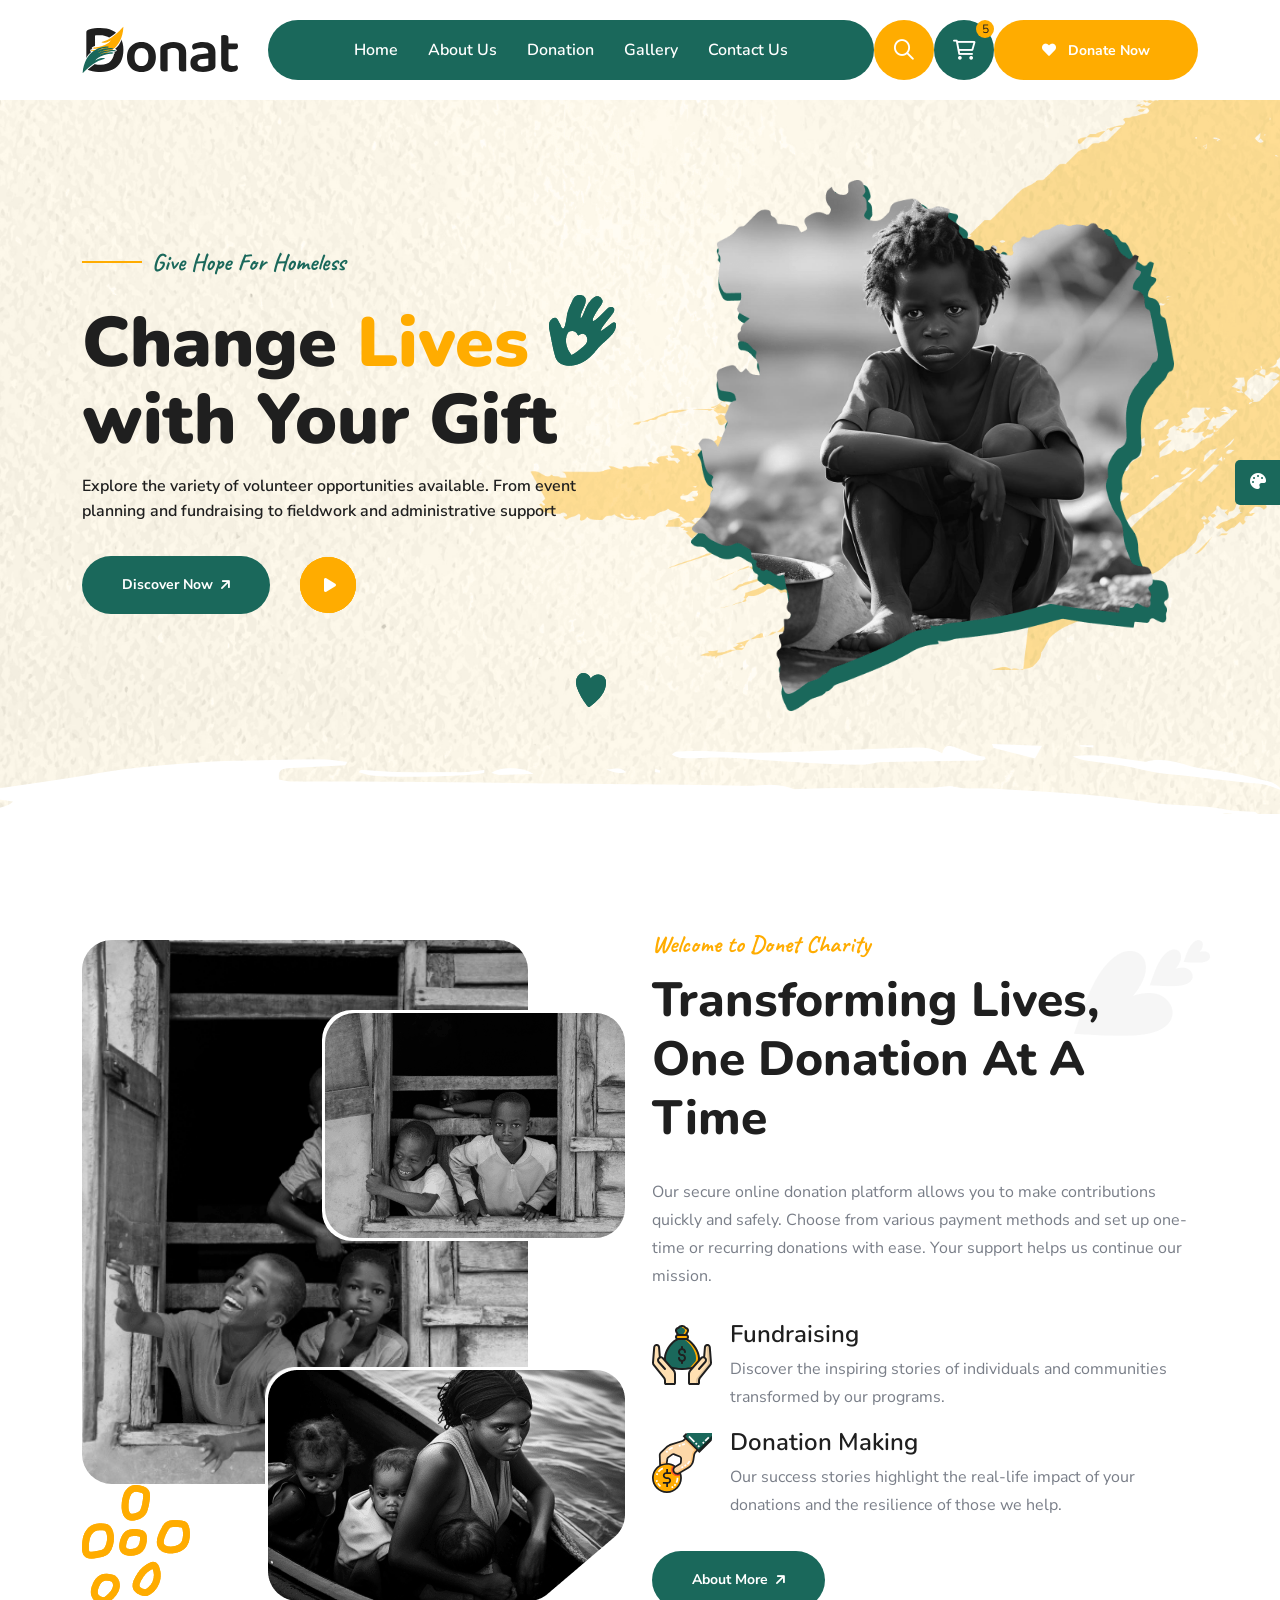
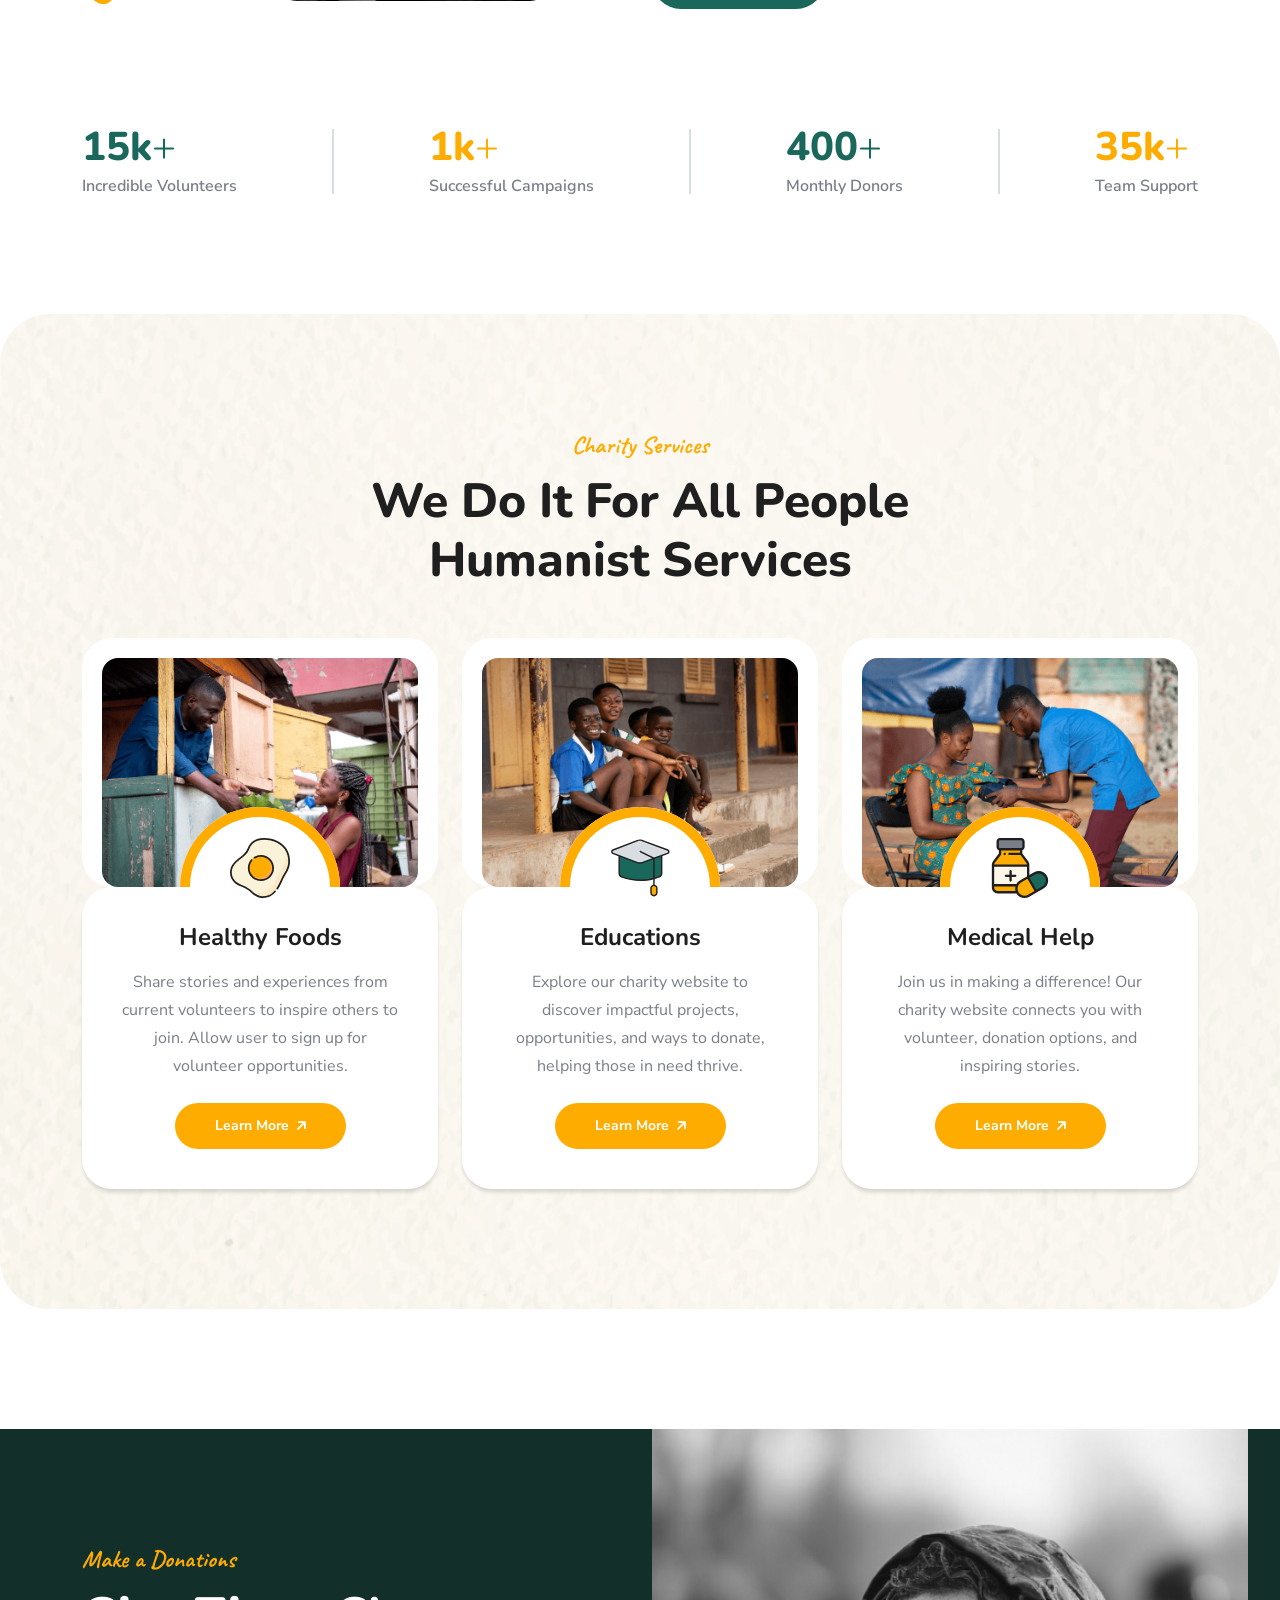
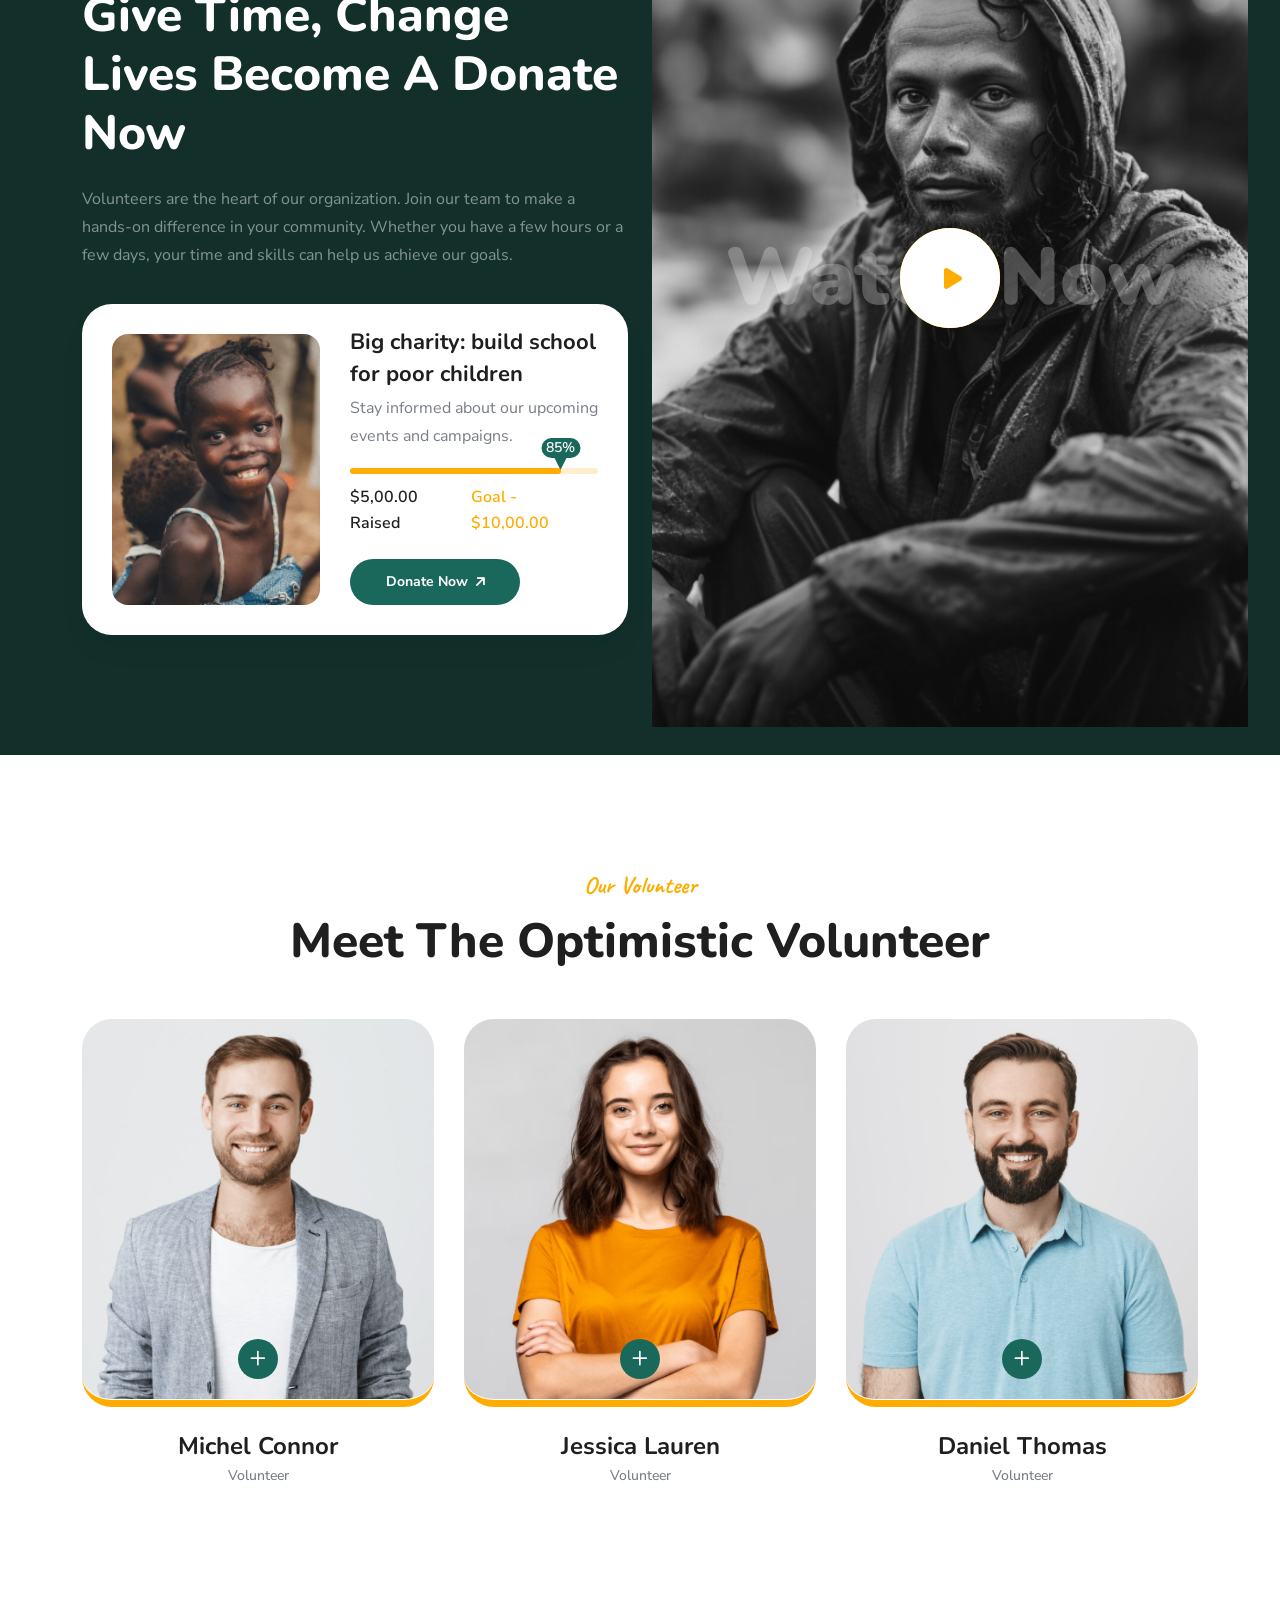
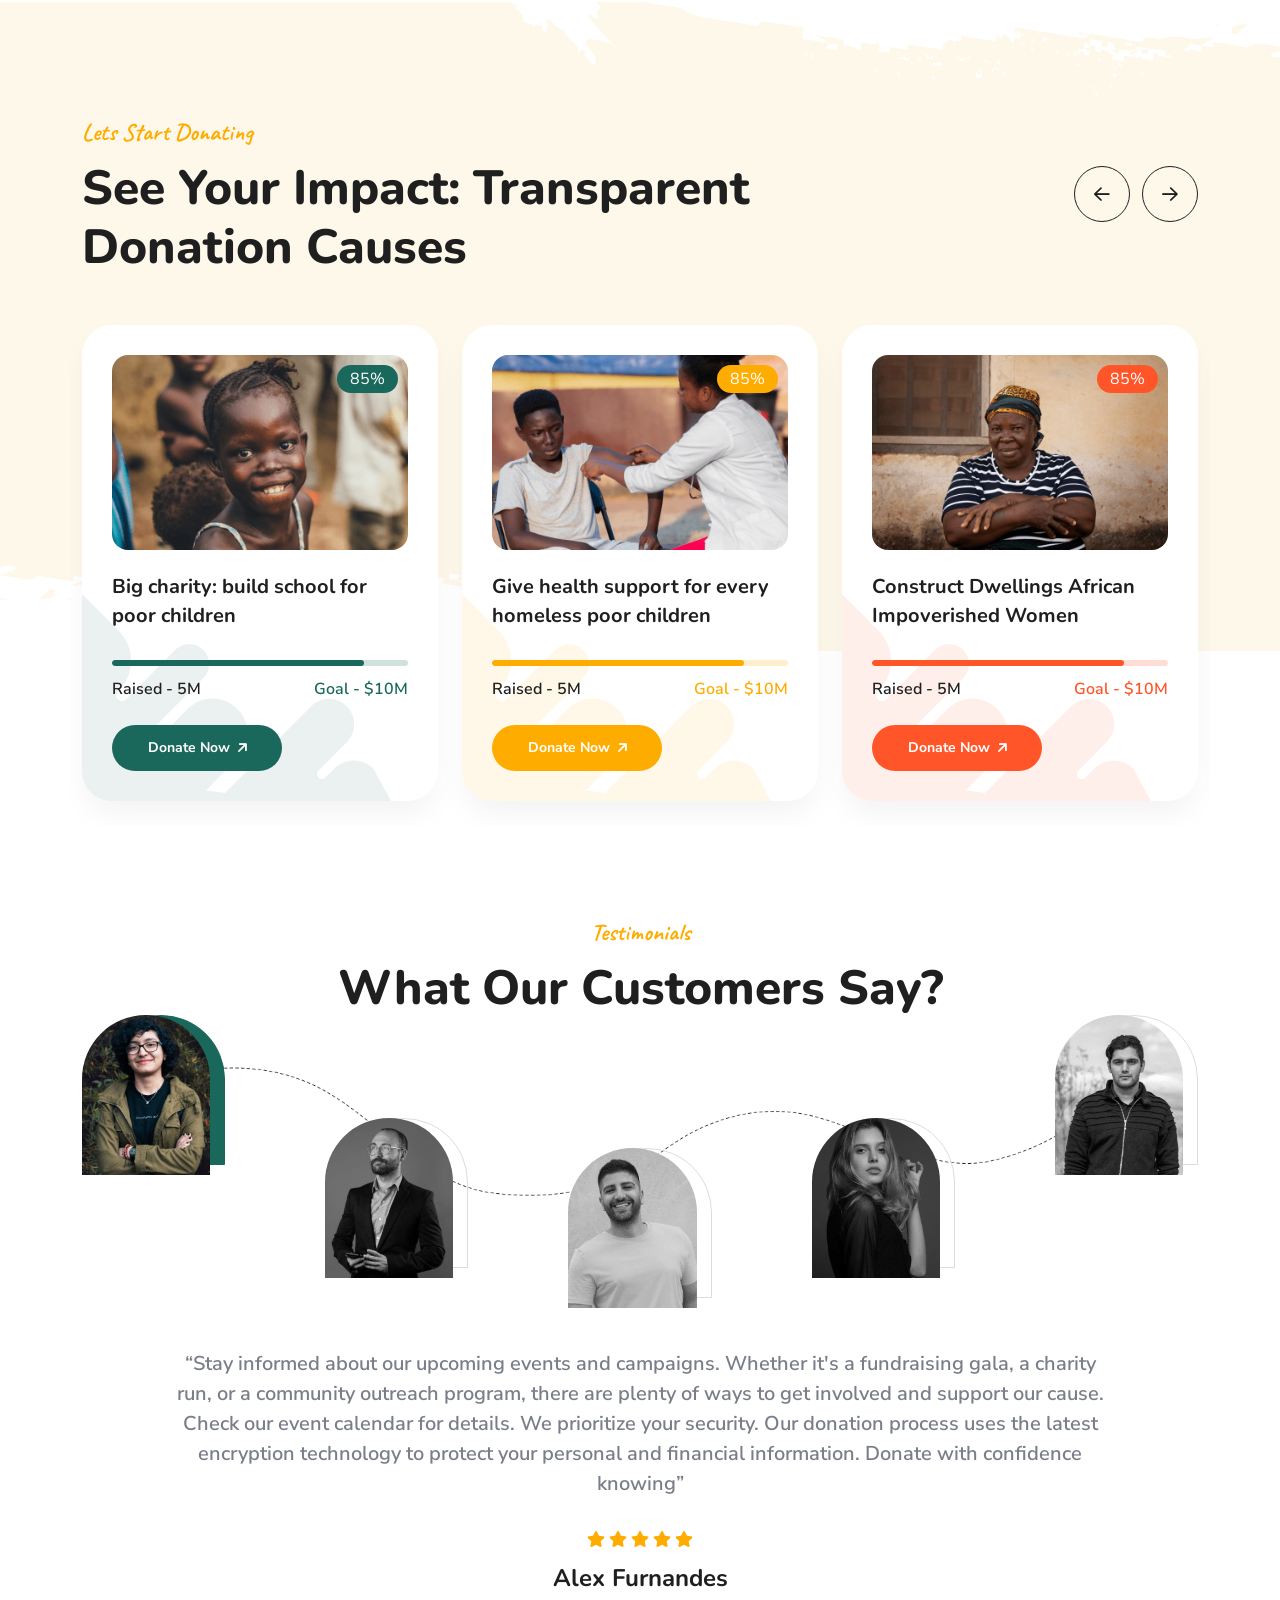
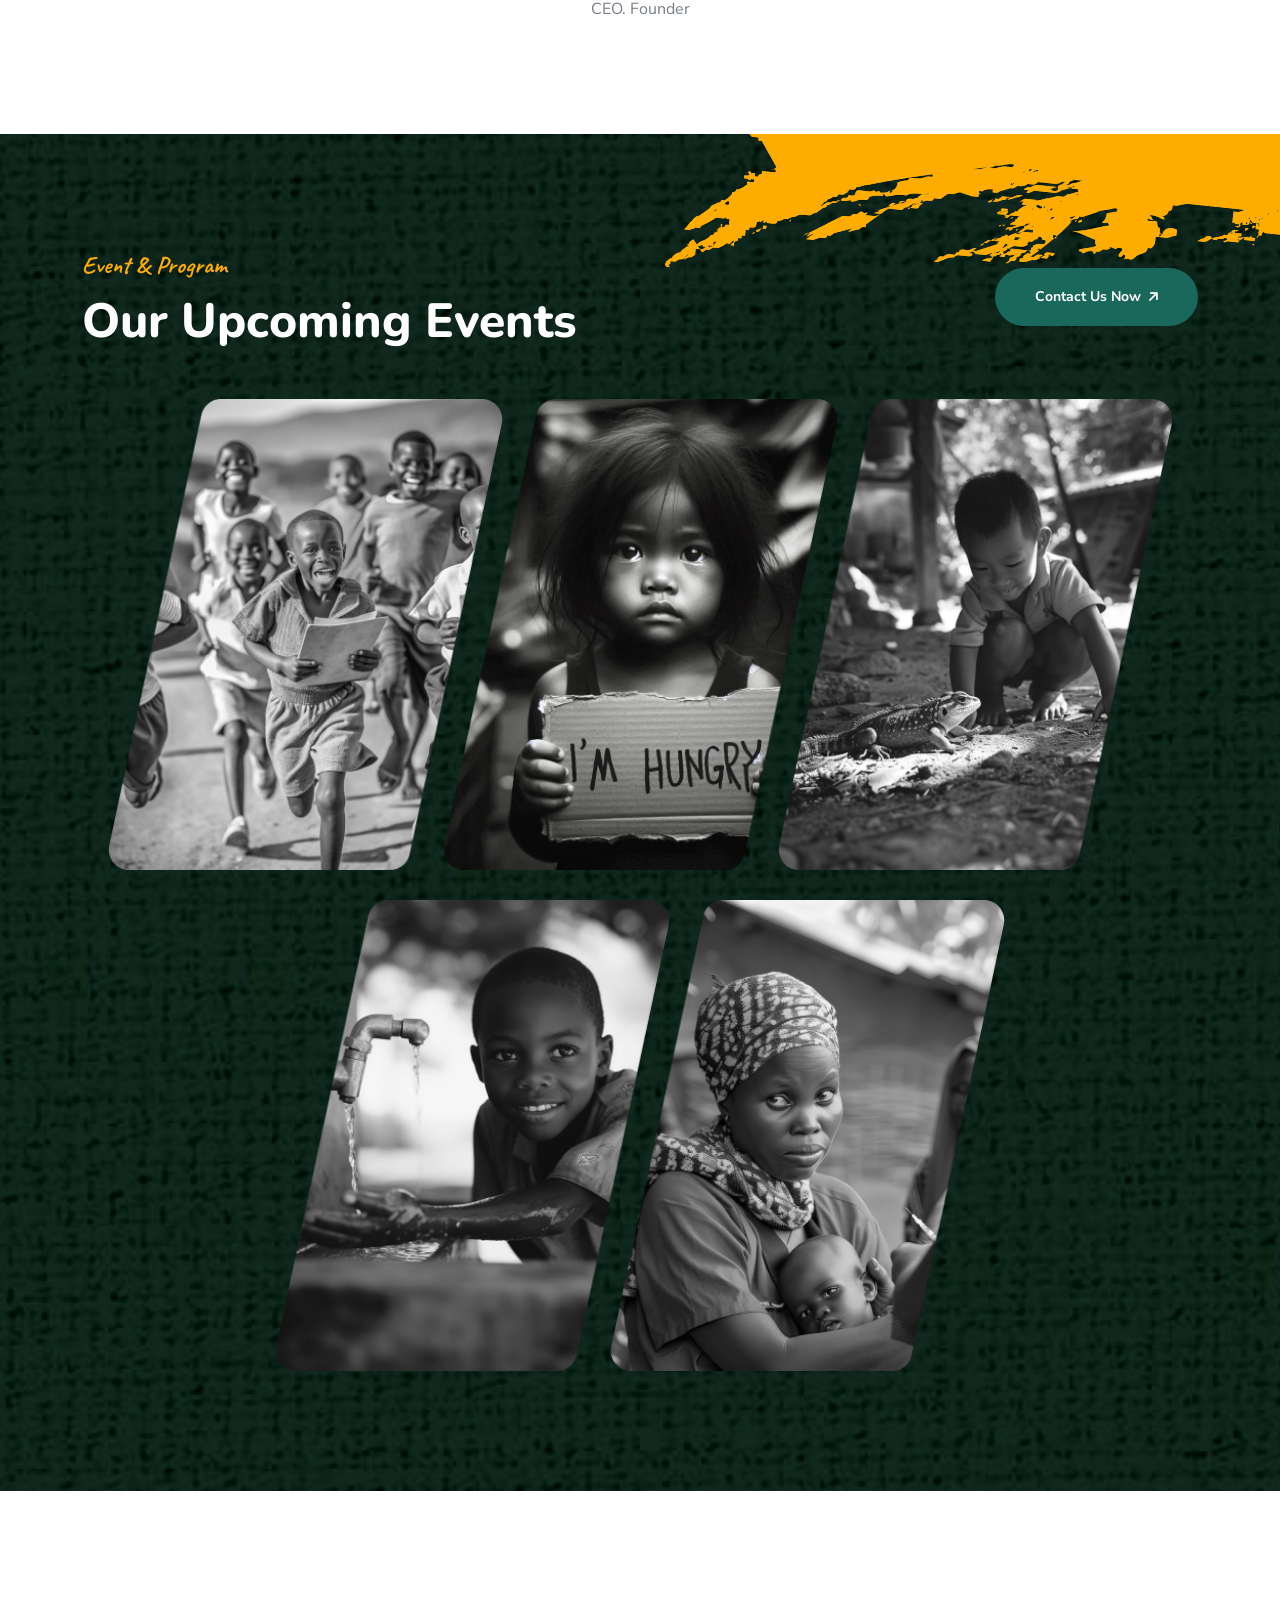
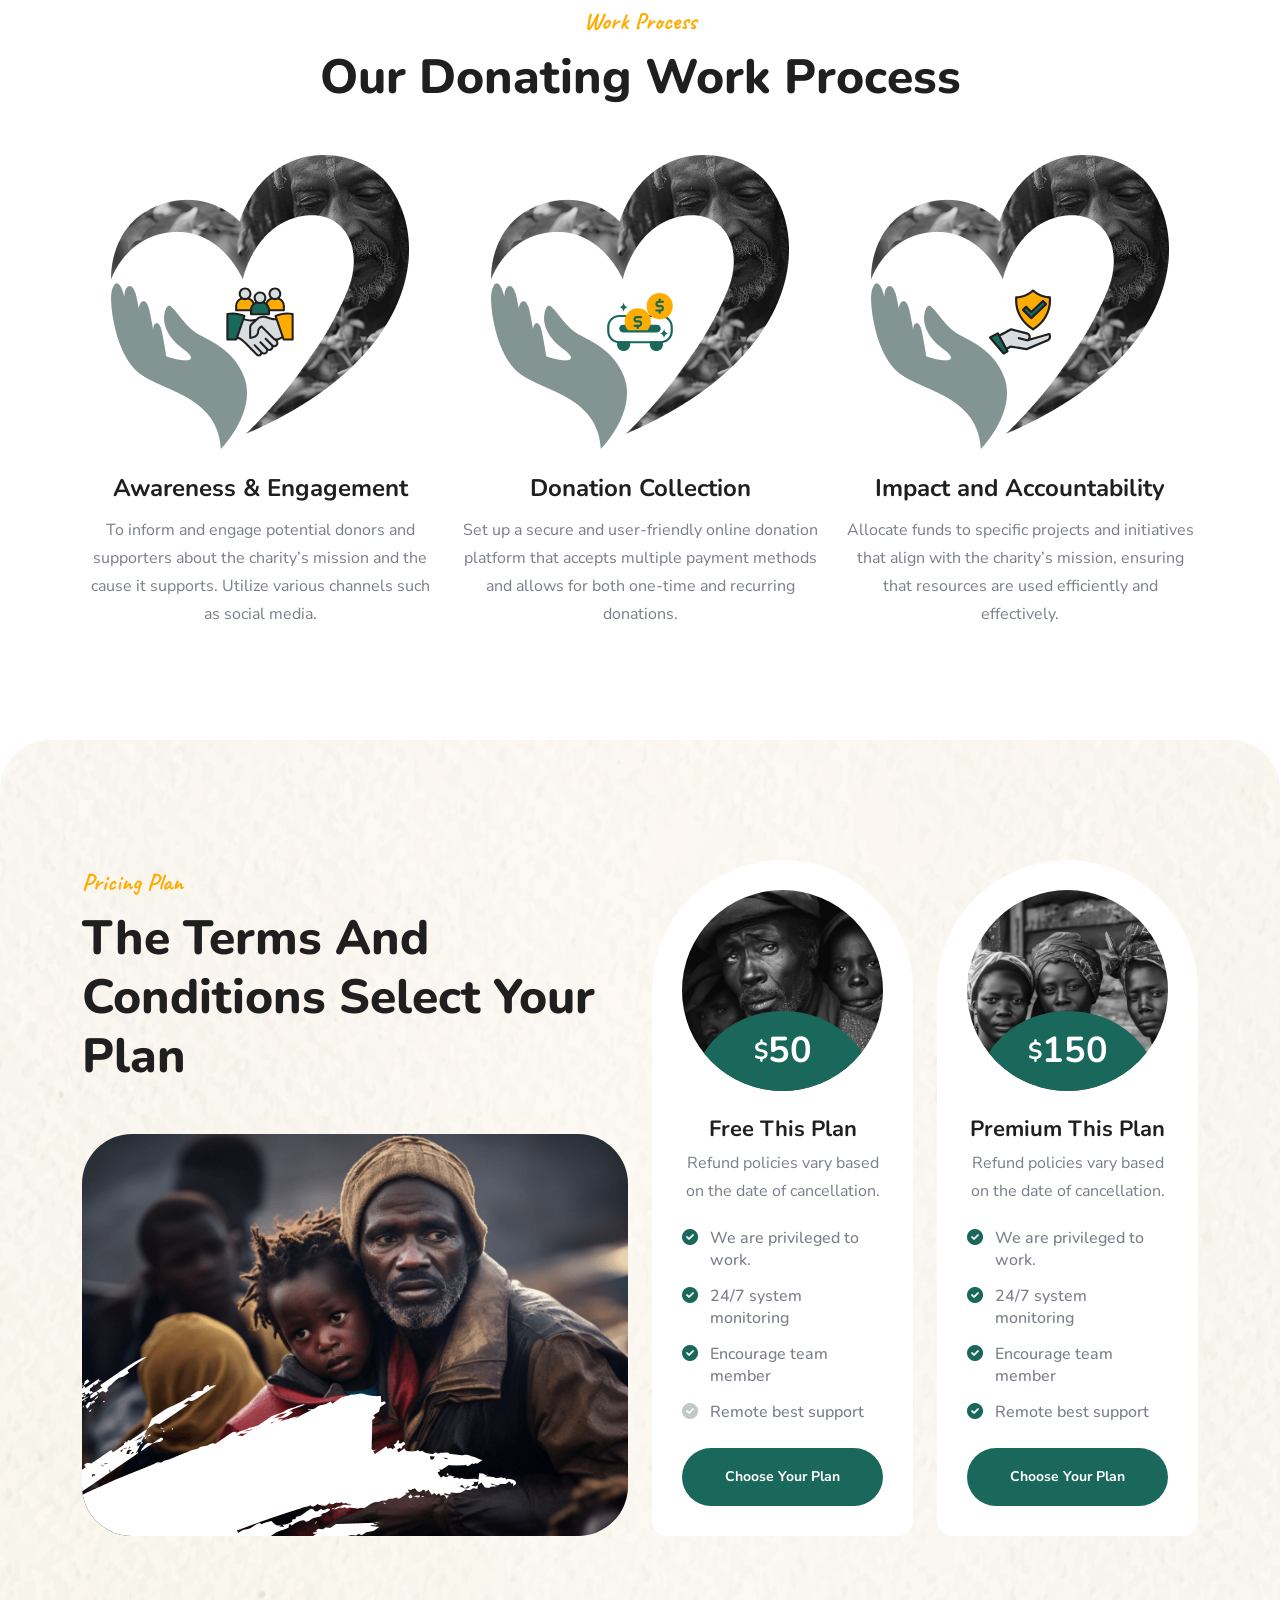
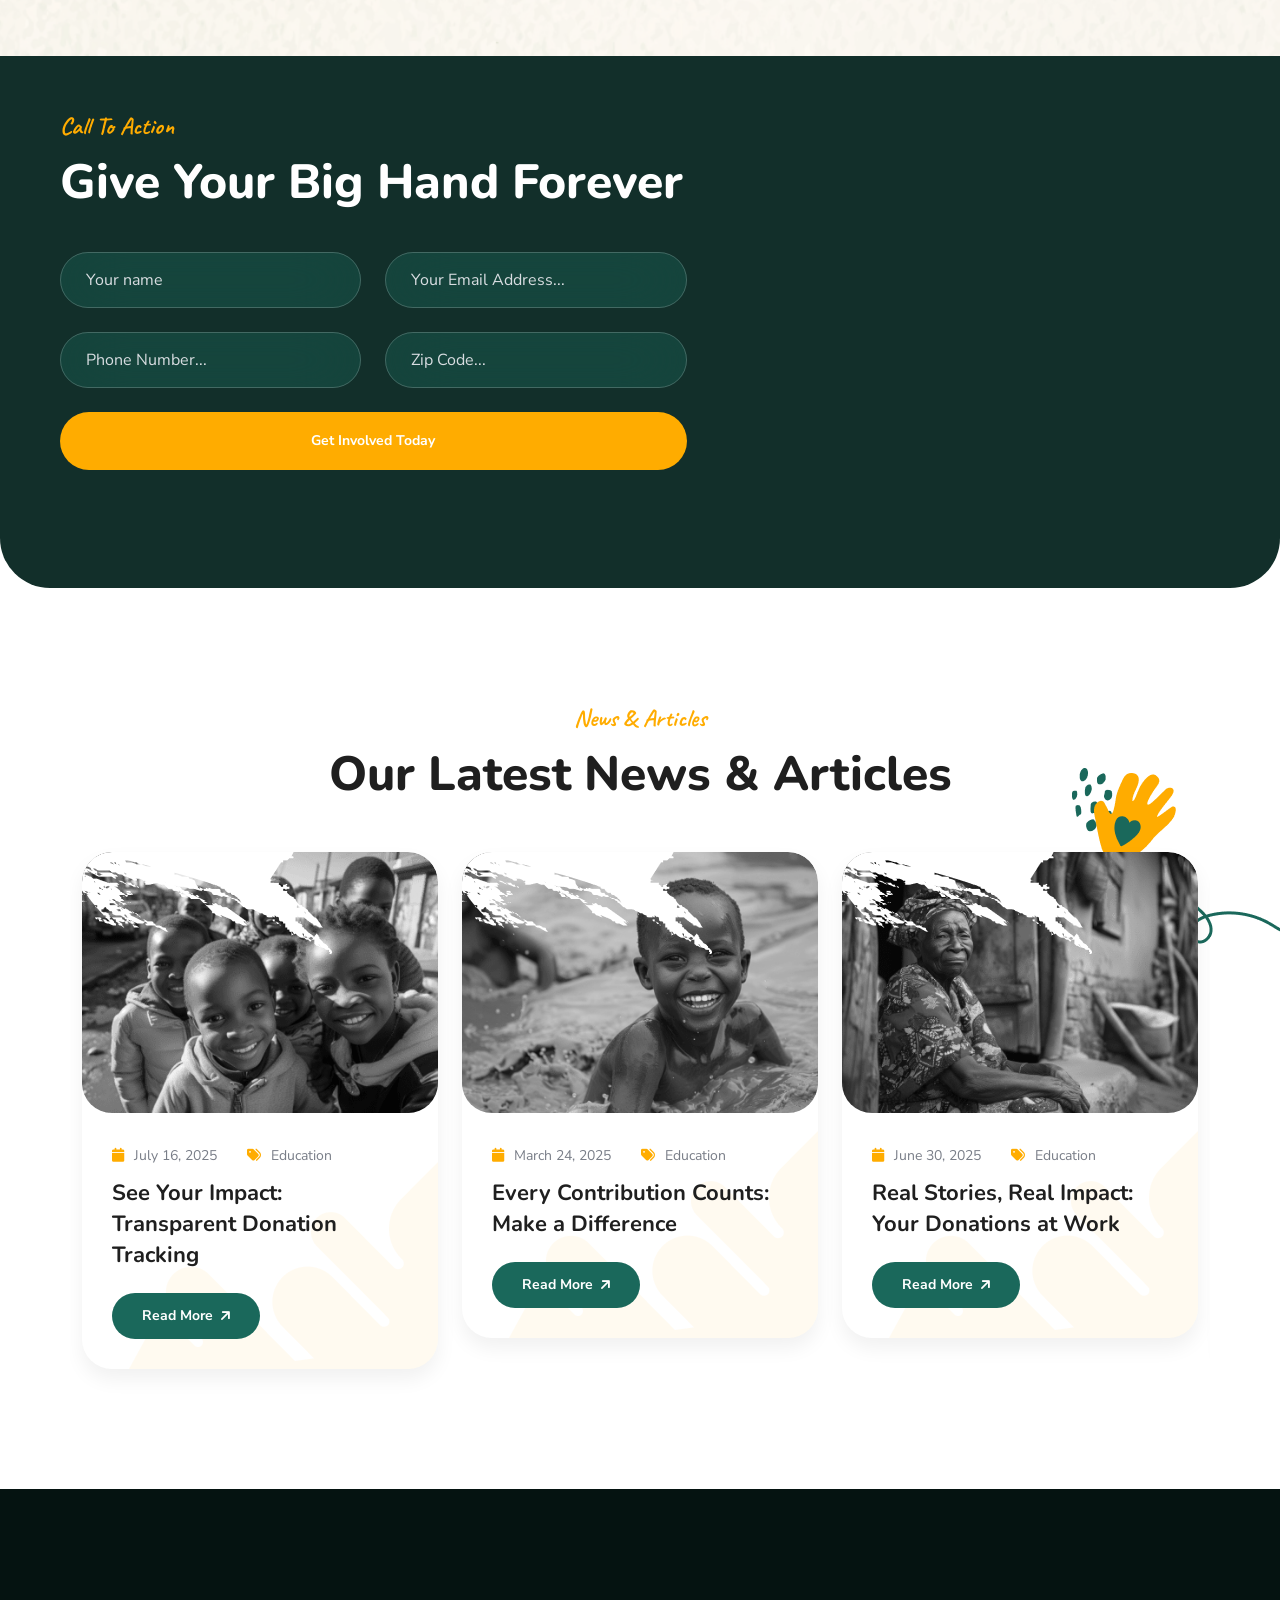
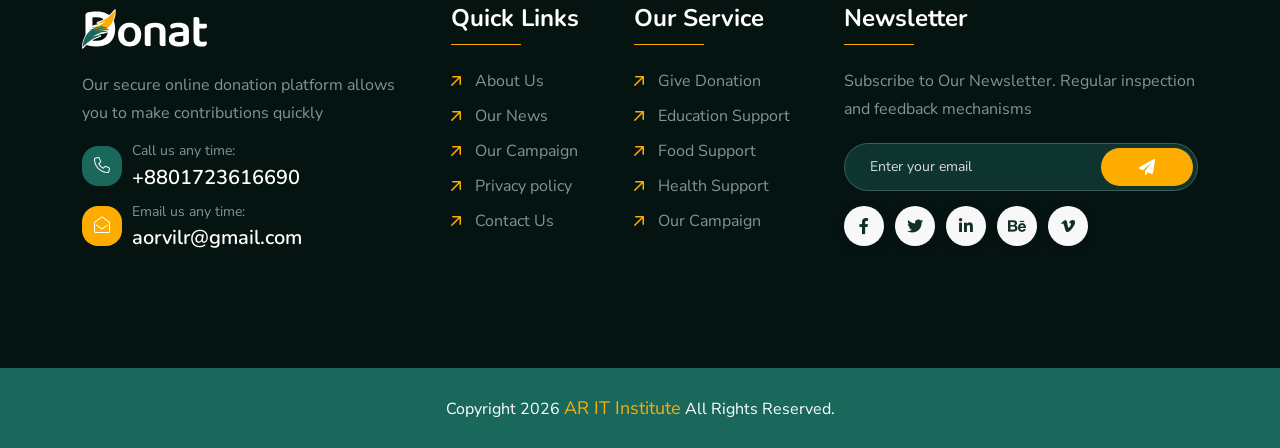
<file: index.html>
<!doctype html>
<html class="no-js" lang="zxx" dir="ltr">


<head>
    <meta charset="utf-8">
    <meta http-equiv="x-ua-compatible" content="ie=edge">
    <title>Donat Charity & Donation</title>
    <meta name="author" content="Donat">
    <meta name="description" content="Donat - Charity & Donation HTML Template">
    <meta name="keywords" content="Donat - Charity & Donation HTML Template">
    <meta name="robots" content="INDEX,FOLLOW">

    <!-- Mobile Specific Metas -->
    <meta name="viewport" content="width=device-width, initial-scale=1, shrink-to-fit=no">

    <!-- Favicons - Place favicon.ico in the root directory -->
    <link rel="apple-touch-icon" sizes="57x57" href="assets/img/favicons/apple-icon-57x57.png">
    <link rel="apple-touch-icon" sizes="60x60" href="assets/img/favicons/apple-icon-60x60.png">
    <link rel="apple-touch-icon" sizes="72x72" href="assets/img/favicons/apple-icon-72x72.png">
    <link rel="apple-touch-icon" sizes="76x76" href="assets/img/favicons/apple-icon-76x76.png">
    <link rel="apple-touch-icon" sizes="114x114" href="assets/img/favicons/apple-icon-114x114.png">
    <link rel="apple-touch-icon" sizes="120x120" href="assets/img/favicons/apple-icon-120x120.png">
    <link rel="apple-touch-icon" sizes="144x144" href="assets/img/favicons/apple-icon-144x144.png">
    <link rel="apple-touch-icon" sizes="152x152" href="assets/img/favicons/apple-icon-152x152.png">
    <link rel="apple-touch-icon" sizes="180x180" href="assets/img/favicons/apple-icon-180x180.png">
    <link rel="icon" type="image/png" sizes="192x192" href="assets/img/favicons/android-icon-192x192.png">
    <link rel="icon" type="image/png" sizes="32x32" href="assets/img/favicons/favicon-32x32.png">
    <link rel="icon" type="image/png" sizes="96x96" href="assets/img/favicons/favicon-96x96.png">
    <link rel="icon" type="image/png" sizes="16x16" href="assets/img/favicons/favicon-16x16.png">
    <link rel="manifest" href="assets/img/favicons/manifest.json">
    <meta name="msapplication-TileColor" content="#ffffff">
    <meta name="msapplication-TileImage" content="assets/img/favicons/ms-icon-144x144.png">
    <meta name="theme-color" content="#ffffff">

    <!--==============================
	  Google Fonts
	============================== -->
    <link rel="preconnect" href="https://fonts.googleapis.com/">
    <link rel="preconnect" href="https://fonts.gstatic.com/" crossorigin>
    <link href="https://fonts.googleapis.com/css2?family=Caveat:wght@400..700&amp;family=Nunito+Sans:ital,opsz,wght@0,6..12,200..1000;1,6..12,200..1000&amp;family=Nunito:ital,wght@0,200..1000;1,200..1000&amp;display=swap" rel="stylesheet">

    <!--==============================
	    All CSS File
	============================== -->
    <!-- Bootstrap -->
    <link rel="stylesheet" href="assets/css/bootstrap.min.css">
    <!-- Fontawesome Icon -->
    <link rel="stylesheet" href="assets/css/fontawesome.min.css">
    <!-- Magnific Popup -->
    <link rel="stylesheet" href="assets/css/magnific-popup.min.css">
    <!-- Swiper Js -->
    <link rel="stylesheet" href="assets/css/swiper-bundle.min.css">
    <!-- Theme Custom CSS -->
    <link rel="stylesheet" href="assets/css/style.css">

</head>

<body>

    <!--[if lte IE 9]>
    	<p class="browserupgrade">You are using an <strong>outdated</strong> browser. Please <a href="https://browsehappy.com/">upgrade your browser</a> to improve your experience and security.</p>
  	<![endif]-->


    <!--********************************
   		Code Start From Here 
	******************************** -->

    <!--==============================
     Preloader
  ==============================-->
    <!-- <div class="preloader ">
        <button class="th-btn style2 preloaderCls">Cancel Preloader </button>
        <div class="preloader-inner">
            <span class="loader">
                Donat
                <span class="loading-text">Donat</span>
            </span>
        </div>
    </div> -->
    <!--==============================
    Sidemenu
============================== -->
    <div class="sidemenu-wrapper sidemenu-cart ">
        <div class="sidemenu-content">
            <button class="closeButton sideMenuCls"><i class="far fa-times"></i></button>
            <div class="widget woocommerce widget_shopping_cart">
                <h3 class="widget_title">Shopping cart</h3>
                <div class="widget_shopping_cart_content">
                    <ul class="woocommerce-mini-cart cart_list product_list_widget ">
                        <li class="woocommerce-mini-cart-item mini_cart_item">
                            <a href="#" class="remove remove_from_cart_button"><i class="far fa-times"></i></a>
                            <a href="#"><img src="assets/img/product/product_thumb_1_1.png" alt="Cart Image">Books</a>
                            <span class="quantity">1 ×
                                <span class="woocommerce-Price-amount amount">
                                    <span class="woocommerce-Price-currencySymbol">$</span>940.00</span>
                            </span>
                        </li>
                        <li class="woocommerce-mini-cart-item mini_cart_item">
                            <a href="#" class="remove remove_from_cart_button"><i class="far fa-times"></i></a>
                            <a href="#"><img src="assets/img/product/product_thumb_1_2.png" alt="Cart Image">Medicine</a>
                            <span class="quantity">1 ×
                                <span class="woocommerce-Price-amount amount">
                                    <span class="woocommerce-Price-currencySymbol">$</span>899.00</span>
                            </span>
                        </li>
                        <li class="woocommerce-mini-cart-item mini_cart_item">
                            <a href="#" class="remove remove_from_cart_button"><i class="far fa-times"></i></a>
                            <a href="#"><img src="assets/img/product/product_thumb_1_3.png" alt="Cart Image">Dress</a>
                            <span class="quantity">1 ×
                                <span class="woocommerce-Price-amount amount">
                                    <span class="woocommerce-Price-currencySymbol">$</span>756.00</span>
                            </span>
                        </li>
                        <li class="woocommerce-mini-cart-item mini_cart_item">
                            <a href="#" class="remove remove_from_cart_button"><i class="far fa-times"></i></a>
                            <a href="#"><img src="assets/img/product/product_thumb_1_4.png" alt="Cart Image">Chair</a>
                            <span class="quantity">1 ×
                                <span class="woocommerce-Price-amount amount">
                                    <span class="woocommerce-Price-currencySymbol">$</span>723.00</span>
                            </span>
                        </li>
                        <li class="woocommerce-mini-cart-item mini_cart_item">
                            <a href="#" class="remove remove_from_cart_button"><i class="far fa-times"></i></a>
                            <a href="#"><img src="assets/img/product/product_thumb_1_5.png" alt="Cart Image">Cloths</a>
                            <span class="quantity">1 ×
                                <span class="woocommerce-Price-amount amount">
                                    <span class="woocommerce-Price-currencySymbol">$</span>1080.00</span>
                            </span>
                        </li>
                    </ul>
                    <p class="woocommerce-mini-cart__total total">
                        <strong>Subtotal:</strong>
                        <span class="woocommerce-Price-amount amount">
                            <span class="woocommerce-Price-currencySymbol">$</span>4398.00</span>
                    </p>
                    <p class="woocommerce-mini-cart__buttons buttons">
                        <a href="cart.html" class="th-btn wc-forward">View cart</a>
                        <a href="checkout.html" class="th-btn checkout wc-forward">Checkout</a>
                    </p>
                </div>
            </div>
        </div>
    </div>
    <div class="popup-search-box d-none d-lg-block">
        <button class="searchClose"><i class="far fa-times"></i></button>
        <form action="#">
            <input type="text" placeholder="What are you looking for?">
            <button type="submit"><i class="fal fa-search"></i></button>
        </form>
    </div><!--==============================
    Mobile Menu
  ============================== -->
    <div class="th-menu-wrapper">
        <div class="th-menu-area text-center">
            <button class="th-menu-toggle"><i class="fal fa-times"></i></button>
            <div class="mobile-logo">
                <a href="index.html"><img src="assets/img/logo.svg" alt="Donat"></a>
            </div>
            <div class="th-mobile-menu">
                <ul>
                    <li class="">

                        <a href="index.html">Home</a>
                    </li>

                    <li><a href="about.html">About Us</a>

                    </li>

                    <li>
                        <a href="donation.html">Donation</a>
                    </li>

                    <li>
                        <a href="gallery.html">Gallery</a>
                    </li>

                    <li>
                        <a href="contact.html">Contact Us</a>
                    </li>
                </ul>
            </div>
        </div>
    </div>
    <div class="color-scheme-wrap active">
        <button class="switchIcon"><i class="fa-solid fa-palette"></i></button>
        <h3 class="color-scheme-wrap-title text-center">Color Switcher</h3>
        <h4 class="color-scheme-wrap-subtitle text-center">Theme Color</h4>
        <div class="color-switch-btns">
            <button data-color="#1A685B"><i class="fa-solid fa-droplet"></i></button>
            <button data-color="#f34e3a"><i class="fa-solid fa-droplet"></i></button>
            <button data-color="#FF4857"><i class="fa-solid fa-droplet"></i></button>
            <button data-color="#3843C1"><i class="fa-solid fa-droplet"></i></button>
            <button data-color="#FF7E02"><i class="fa-solid fa-droplet"></i></button>
        </div>
        <h4 class="color-scheme-wrap-subtitle mt-20 text-center">Secondary Color</h4>
        <div class="secondary-color-switch-btns">
            <button data-secondary-color="#FFAC00"><i class="fa-solid fa-droplet"></i></button>
            <button data-secondary-color="#F41E1E"><i class="fa-solid fa-droplet"></i></button>
            <button data-secondary-color="#f34e3a"><i class="fa-solid fa-droplet"></i></button>
            <button data-secondary-color="#FF4857"><i class="fa-solid fa-droplet"></i></button>
            <button data-secondary-color="#3843C1"><i class="fa-solid fa-droplet"></i></button>
        </div>
    </div><!--==============================
	Header Area
==============================-->
    <header class="th-header header-layout1 onepage-nav">
        <div class="sticky-wrapper">
            <!-- Main Menu Area -->
            <div class="container">
                <div class="menu-area">
                    <div class="header-logo">
                        <a href="index.html"><img src="assets/img/logo.svg" alt="Donat"></a>
                    </div>
                    <div class="menu-area-wrap">
                        <nav class="main-menu d-none d-lg-block">
                            <ul>
                                <li class="">

                                    <a href="index.html">Home</a>
                                </li>
            
                                <li><a href="about.html">About Us</a>

                                </li>

                                <li>
                                   <a href="donation.html">Donation</a>
                                </li>

                                <li>
                                   <a href="gallery.html">Gallery</a>
                                </li>

                                <li>
                                   <a href="contact.html">Contact Us</a>
                                </li>
                            </ul>
                        </nav>
                        <p class="header-notice"><img class="me-1" src="assets/img/icon/heart-icon.svg" alt="img">Are you ready to help them? Let’s become a volunteers...</p>
                    </div>
                    <div class="header-button">
                        <button type="button" class="icon-btn style2 searchBoxToggler d-lg-block d-none"><i class="far fa-search"></i></button>
                        <button type="button" class="icon-btn sideMenuToggler">
                            <span class="badge">5</span>
                            <i class="fa-regular fa-cart-shopping"></i>
                        </button>
                        <a href="contact.html" class="th-btn style3 d-xl-block d-none"><i class="fas fa-heart me-2"></i> Donate Now</a>
                        <button type="button" class="icon-btn th-menu-toggle d-lg-none"><i class="far fa-bars"></i></button>
                    </div>
                </div>
            </div>
        </div>
    </header>


    <!--==============================
Hero Area
==============================-->
    <div class="th-hero-wrapper hero-2" id="hero" data-bg-src="assets/img/hero/hero_bg_2_1.png" data-overlay="gray">
        <div class="shape-mockup hero-shape-2-1 jump" data-top="14%" data-left="5%">
            <div class="color-masking">
                <div class="masking-src" data-mask-src="assets/img/hero/hero-bg-shape2-1.png"></div>
                <img src="assets/img/hero/hero-bg-shape2-1.png" alt="shape">
            </div>
        </div>
        <div class="shape-mockup hero-shape-2-2 jump-reverse" data-top="9%" data-left="45%">
            <img src="assets/img/hero/hero-bg-shape2-2.png" alt="shape">
        </div>
        <div class="shape-mockup hero-shape-2-4 ripple-animation" data-bottom="15%" data-left="45%">
            <div class="color-masking">
                <div class="masking-src" data-mask-src="assets/img/hero/hero-bg-shape2-4.png"></div>
                <img src="assets/img/hero/hero-bg-shape2-4.png" alt="shape">
            </div>
        </div>
        <div class="shape-mockup hero-shape-2-5" data-bottom="-3%" data-left="8.5%">
            <div class="color-masking2">
                <div class="masking-src" data-mask-src="assets/img/hero/hero-bg-shape2-5.png"></div>
                <img src="assets/img/hero/hero-bg-shape2-5.png" alt="shape">
            </div>
        </div>
        <div class="shape-mockup hero-shape-2-6" data-bottom="-5%" data-left="3%">
            <div class="color-masking">
                <div class="masking-src" data-mask-src="assets/img/hero/hero-bg-shape2-6.png"></div>
                <img src="assets/img/hero/hero-bg-shape2-6.png" alt="shape">
            </div>
        </div>
        <div class="shape-mockup hero-shape-2-7" data-bottom="-7%" data-left="0%">
            <img src="assets/img/hero/hero-bg-shape2-7.png" alt="shape">
        </div>
        <div class="shape-mockup hero-shape-2-8" data-top="0%" data-right="0%">
            <div class="color-masking2">
                <div class="masking-src" data-mask-src="assets/img/hero/hero-bg-shape2-8.png"></div>
                <img src="assets/img/hero/hero-bg-shape2-8.png" alt="shape">
            </div>
        </div>
        <div class="shape-mockup hero-shape-2-9" data-bottom="0%" data-left="0%" data-right="0">
            <img src="assets/img/hero/hero-bg-shape2-9.png" alt="shape">
        </div>
        <div class="container">
            <div class="row gx-40 align-items-center flex-row-reverse">
                <div class="col-lg-6">
                    <div class="hero-2-img">
                        <img src="assets/img/hero/hero_thumb_1_1.jpg" alt="Image">
                        <div class="hero-2-shape" data-mask-src="assets/img/hero/hero-thumb-shape2-1.png"></div>
                    </div>
                </div>
                <div class="col-lg-6">
                    <div class="hero-style2">
                        <span class="sub-title after-none">Give Hope For Homeless</span>
                        <h1 class="hero-title">
                            <span class="title1">Change <span class="text-theme2">Lives</span>
                                <div class="color-masking shake d-inline-flex">
                                    <div class="masking-src" data-mask-src="assets/img/hero/hero-bg-shape2-3.png"></div>
                                    <img src="assets/img/hero/hero-bg-shape2-3.png" alt="shape">
                                </div>
                            </span>
                            <span class="title2">with Your Gift</span>
                        </h1>
                        <p class="hero-text">Explore the variety of volunteer opportunities available. From event planning and fundraising to fieldwork and administrative support</p>
                        <div class="btn-wrap">
                            <a href="about.html" class="th-btn">Discover Now<i class="fa-solid fa-arrow-up-right ms-2"></i></a>
                            <a href="https://www.youtube.com/watch?v=_sI_Ps7JSEk" class="play-btn style3 popup-video"><i class="fas fa-play"></i></a>
                        </div>
                    </div>
                </div>

            </div>

        </div>
    </div>
    <!--======== / Hero Section ========-->
    <!--==============================
About Area  
==============================-->
    <div class="overflow-hidden space" id="about-sec">
        <div class="shape-mockup about-bg-shape2-1 jump-reverse" data-top="10%" data-right="5%">
            <img src="assets/img/shape/heart-shape1.png" alt="shape">
        </div>
        <div class="container">
            <div class="row gx-60 gy-60 align-items-center">
                <div class="col-xl-6 col-lg-10">
                    <div class="img-box2">
                        <div class="img1">
                            <img src="assets/img/normal/about_2_1.png" alt="About">
                        </div>
                        <div class="img2 jump">
                            <img src="assets/img/normal/about_2_2.png" alt="About">
                        </div>
                        <div class="img3 moving" data-mask-src="assets/img/normal/about_2_3-mask.png">
                            <img data-mask-src="assets/img/normal/about_2_3-mask.png" src="assets/img/normal/about_2_3.png" alt="About">
                        </div>
                        <div class="about-shape2-1 jump">
                            <div class="color-masking">
                                <div class="masking-src" data-mask-src="assets/img/shape/about_shape2_1.png"></div>
                                <img src="assets/img/shape/about_shape2_1.png" alt="img">
                            </div>
                        </div>
                        <div class="about-shape2-2 jump-reverse">
                            <div class="color-masking2">
                                <div class="masking-src" data-mask-src="assets/img/shape/about_shape2_2.png"></div>
                                <img src="assets/img/shape/about_shape2_2.png" alt="img">
                            </div>
                        </div>
                    </div>
                </div>
                <div class="col-xl-6">
                    <div class="about-wrap2">
                        <div class="title-area mb-35">
                            <span class="sub-title after-none before-none">Welcome to Donet Charity</span>
                            <h2 class="sec-title">Transforming Lives,
                                One Donation at a Time</h2>
                            <p class="mt-30">Our secure online donation platform allows you to make contributions quickly and safely. Choose from various payment methods and set up one-time or recurring donations with ease. Your support helps us continue our mission.</p>
                        </div>
                        <div class="about-feature-grid">
                            <div class="box-icon">
                                <img src="assets/img/icon/about-icon2-1.svg" alt="icon">
                            </div>
                            <div class="media-body">
                                <h4 class="box-title">Fundraising</h4>
                                <p class="box-text">Discover the inspiring stories of individuals and communities transformed by our programs.</p>
                            </div>
                        </div>
                        <div class="about-feature-grid">
                            <div class="box-icon">
                                <img src="assets/img/icon/about-icon2-2.svg" alt="icon">
                            </div>
                            <div class="media-body">
                                <h4 class="box-title">Donation Making</h4>
                                <p class="box-text">Our success stories highlight the real-life impact of your donations and the resilience of those we help.</p>
                            </div>
                        </div>
                        <div class="btn-wrap mt-40">
                            <a href="about.html" class="th-btn">About More<i class="fas fa-arrow-up-right ms-2"></i></a>
                        </div>
                    </div>
                </div>
            </div>
        </div>
    </div>


    <!--==============================
Counter Area  
==============================-->
    <div class="space-bottom">
        <div class="container">
            <div class="counter-wrap">
                <div class="counter-card">
                    <div class="media-body">
                        <h2 class="box-number text-theme"><span class="counter-number">15</span>k<span class="fw-light">+</span></h2>
                        <p class="box-text">Incredible Volunteers</p>
                    </div>
                </div>
                <div class="divider"></div>
                <div class="counter-card">
                    <div class="media-body">
                        <h2 class="box-number text-theme2"><span class="counter-number">1</span>k<span class="fw-light">+</span></h2>
                        <p class="box-text">Successful Campaigns</p>
                    </div>
                </div>
                <div class="divider"></div>
                <div class="counter-card">
                    <div class="media-body">
                        <h2 class="box-number text-theme"><span class="counter-number">400</span><span class="fw-light">+</span></h2>
                        <p class="box-text">Monthly Donors</p>
                    </div>
                </div>
                <div class="divider"></div>
                <div class="counter-card">
                    <div class="media-body">
                        <h2 class="box-number text-theme2"><span class="counter-number">35</span>k<span class="fw-light">+</span></h2>
                        <p class="box-text">Team Support</p>
                    </div>
                </div>
                <div class="divider"></div>
            </div>
        </div>
    </div>
    <!--==============================
Service Area  
==============================-->
    <section class="space-bottom overflow-hidden" id="service-sec">
        <div class="service-wrap1 space th-radius overflow-hidden" data-bg-src="assets/img/bg/gray-bg2.png" data-overlay="gray" data-opacity="5">
            <div class="shape-mockup service-bg-shape1-5 d-xxl-inline-block d-none z-index-3 spin" data-top="15%" data-left="18%">
                <div class="color-masking">
                    <div class="masking-src" data-mask-src="assets/img/shape/service_shape2_1.png"></div>
                    <img src="assets/img/shape/service_shape2_1.png" alt="img">
                </div>
            </div>
            <div class="shape-mockup service-bg-shape1-6 d-xxl-inline-block d-none z-index-3 jump" data-bottom="28%" data-right="5%">
                <div class="color-masking2">
                    <div class="masking-src" data-mask-src="assets/img/shape/service_shape2_2.png"></div>
                    <img src="assets/img/shape/service_shape2_2.png" alt="img">
                </div>
            </div>
            <div class="container">
                <div class="row justify-content-center">
                    <div class="col-lg-7">
                        <div class="title-area text-center">
                            <span class="sub-title after-none before-none">Charity Services</span>
                            <h2 class="sec-title">We Do it for all People
                                Humanist Services</h2>
                        </div>
                    </div>
                </div>
                <div class="row gy-30 gx-30 justify-content-center">
                    <div class="col-xl-4 col-md-6">
                        <div class="service-card style2">
                            <div class="box-thumb">
                                <img src="assets/img/service/service_card_1_1.png" alt="img">
                            </div>
                            <div class="box-icon">
                                <img src="assets/img/icon/service-icon/service-card-icon1-1.svg" alt="Icon">
                            </div>
                            <div class="box-content">
                                <h3 class="box-title"><a href="about.html">Healthy Foods</a></h3>
                                <p class="box-text">Share stories and experiences from current volunteers to inspire others to join. Allow user to sign up for volunteer opportunities.</p>
                                <a href="about.html" class="th-btn">Learn More<i class="fas fa-arrow-up-right ms-2"></i></a>
                            </div>
                        </div>
                    </div>
                    <div class="col-xl-4 col-md-6">
                        <div class="service-card style2">
                            <div class="box-thumb">
                                <img src="assets/img/service/service_card_1_2.png" alt="img">
                            </div>
                            <div class="box-icon">
                                <img src="assets/img/icon/service-icon/service-card-icon1-2.svg" alt="Icon">
                            </div>
                            <div class="box-content">
                                <h3 class="box-title"><a href="about.html">Educations</a></h3>
                                <p class="box-text">Explore our charity website to discover impactful projects, opportunities, and ways to donate, helping those in need thrive.</p>
                                <a href="about.html" class="th-btn">Learn More<i class="fas fa-arrow-up-right ms-2"></i></a>
                            </div>
                        </div>
                    </div>
                    <div class="col-xl-4 col-md-6">
                        <div class="service-card style2">
                            <div class="box-thumb">
                                <img src="assets/img/service/service_card_1_3.png" alt="img">
                            </div>
                            <div class="box-icon">
                                <img src="assets/img/icon/service-icon/service-card-icon1-3.svg" alt="Icon">
                            </div>
                            <div class="box-content">
                                <h3 class="box-title"><a href="about.html">Medical Help</a></h3>
                                <p class="box-text">Join us in making a difference! Our charity website connects you with volunteer, donation options, and inspiring stories.</p>
                                <a href="about.html" class="th-btn">Learn More<i class="fas fa-arrow-up-right ms-2"></i></a>
                            </div>
                        </div>
                    </div>
                </div>
            </div>
        </div>
    </section>

    <!--==============================
Video Area  
==============================-->
    <div class="video-area-2 space bg-theme-dark">
        <div class="shape-mockup video-bg-shape2-1" data-top="0" data-left="0" data-bottom="0">
            <img src="assets/img/shape/video_shape2_1.png" alt="img">
        </div>
        <div class="container">
            <div class="row gy-40 gx-80 justify-content-between">
                <div class="col-xl-6">
                    <div class="title-area mb-35">
                        <span class="sub-title after-none before-none">Make a Donations </span>
                        <h2 class="sec-title text-white">Give Time, Change Lives
                            Become a Donate Now</h2>
                        <p class="text-light">Volunteers are the heart of our organization. Join our team to make a hands-on difference in your community. Whether you have a few hours or a few days, your time and skills can help us achieve our goals.</p>
                    </div>
                    <div class="donation-card style2">
                        <div class="box-thumb">
                            <img src="assets/img/donation/donation2-1.png" alt="image">
                        </div>
                        <div class="box-content">
                            <h3 class="box-title"><a href="blog-details.html">Big charity: build school for poor children</a></h3>
                            <p>Stay informed about our upcoming events and campaigns.</p>
                            <div class="donation-card_progress-wrap">
                                <div class="progress">
                                    <div class="progress-bar" style="width: 85%;">
                                        <div class="progress-value">85%</div>
                                    </div>
                                </div>
                                <div class="donation-card_progress-content">
                                    <span class="donation-card_raise">$5,00.00 Raised</span>
                                    <span class="donation-card_goal text-theme2">Goal - $10,00.00</span>
                                </div>
                            </div>
                            <a href="blog-details.html" class="th-btn style6">Donate Now <i class="fas fa-arrow-up-right ms-2"></i></a>
                        </div>
                    </div>
                </div>
                <div class="col-xl-6">
                    <div class="video-thumb2-1 video-box-center">
                        <img src="assets/img/normal/video-thumb2-1.png" alt="img">
                        <h2 class="video-title">Watch Now</h2>
                        <a href="https://www.youtube.com/watch?v=_sI_Ps7JSEk" class="play-btn style5 popup-video"><i class="fa-sharp fa-solid fa-play"></i></a>
                    </div>
                </div>
            </div>
        </div>
    </div><!--==============================
Team Area  
==============================-->
    <section class="space team-area-2">
        <div class="shape-mockup team-bg-shape2-1 spin d-xxl-block d-none" data-top="20%" data-right="3%"><img src="assets/img/shape/hand-group-shape1.png" alt="img"></div>
        <div class="container">
            <div class="title-area text-center">
                <span class="sub-title after-none before-none">Our Volunteer</span>
                <h2 class="sec-title">Meet The Optimistic Volunteer</h2>
            </div>
            <div class="slider-area">
                <div class="swiper th-slider has-shadow team-slider2" id="teamSlider2" data-slider-options='{"spaceBetween": "30","breakpoints":{"0":{"slidesPerView":1},"576":{"slidesPerView":"1"},"768":{"slidesPerView":"2"},"992":{"slidesPerView":"3"},"1200":{"slidesPerView":"3"}}}'>
                    <div class="swiper-wrapper">
                        <!-- Single Item -->
                        <div class="swiper-slide">
                            <div class="th-team team-card2">
                                <div class="img-wrap">
                                    <div class="team-img">
                                        <img src="assets/img/team/team_2_1.png" alt="Team">
                                    </div>
                                    <div class="team-social-hover">
                                        <a href="#" class="team-social-hover_btn">
                                            <i class="far fa-plus"></i>
                                        </a>
                                        <div class="th-social">
                                            <a target="_blank" href="https://twitter.com/"><i class="fab fa-twitter"></i></a>
                                            <a target="_blank" href="https://facebook.com/"><i class="fab fa-facebook-f"></i></a>
                                            <a target="_blank" href="https://instagram.com/"><i class="fab fa-instagram"></i></a>
                                            <a target="_blank" href="https://behance.com/"><i class="fab fa-behance"></i></a>
                                        </div>
                                    </div>
                                </div>
                                <div class="team-card-content">
                                    <h3 class="box-title"><a href="team-details.html">Michel Connor</a></h3>
                                    <span class="team-desig">Volunteer</span>
                                </div>
                            </div>
                        </div>

                        <!-- Single Item -->
                        <div class="swiper-slide">
                            <div class="th-team team-card2">
                                <div class="img-wrap">
                                    <div class="team-img">
                                        <img src="assets/img/team/team_2_2.png" alt="Team">
                                    </div>
                                    <div class="team-social-hover">
                                        <a href="#" class="team-social-hover_btn">
                                            <i class="far fa-plus"></i>
                                        </a>
                                        <div class="th-social">
                                            <a target="_blank" href="https://twitter.com/"><i class="fab fa-twitter"></i></a>
                                            <a target="_blank" href="https://facebook.com/"><i class="fab fa-facebook-f"></i></a>
                                            <a target="_blank" href="https://instagram.com/"><i class="fab fa-instagram"></i></a>
                                            <a target="_blank" href="https://behance.com/"><i class="fab fa-behance"></i></a>
                                        </div>
                                    </div>
                                </div>
                                <div class="team-card-content">
                                    <h3 class="box-title"><a href="team-details.html">Jessica Lauren</a></h3>
                                    <span class="team-desig">Volunteer</span>
                                </div>
                            </div>
                        </div>

                        <!-- Single Item -->
                        <div class="swiper-slide">
                            <div class="th-team team-card2">
                                <div class="img-wrap">
                                    <div class="team-img">
                                        <img src="assets/img/team/team_2_3.png" alt="Team">
                                    </div>
                                    <div class="team-social-hover">
                                        <a href="#" class="team-social-hover_btn">
                                            <i class="far fa-plus"></i>
                                        </a>
                                        <div class="th-social">
                                            <a target="_blank" href="https://twitter.com/"><i class="fab fa-twitter"></i></a>
                                            <a target="_blank" href="https://facebook.com/"><i class="fab fa-facebook-f"></i></a>
                                            <a target="_blank" href="https://instagram.com/"><i class="fab fa-instagram"></i></a>
                                            <a target="_blank" href="https://behance.com/"><i class="fab fa-behance"></i></a>
                                        </div>
                                    </div>
                                </div>
                                <div class="team-card-content">
                                    <h3 class="box-title"><a href="team-details.html">Daniel Thomas</a></h3>
                                    <span class="team-desig">Volunteer</span>
                                </div>
                            </div>
                        </div>

                        <!-- Single Item -->
                        <div class="swiper-slide">
                            <div class="th-team team-card2">
                                <div class="img-wrap">
                                    <div class="team-img">
                                        <img src="assets/img/team/team_2_1.png" alt="Team">
                                    </div>
                                    <div class="team-social-hover">
                                        <a href="#" class="team-social-hover_btn">
                                            <i class="far fa-plus"></i>
                                        </a>
                                        <div class="th-social">
                                            <a target="_blank" href="https://twitter.com/"><i class="fab fa-twitter"></i></a>
                                            <a target="_blank" href="https://facebook.com/"><i class="fab fa-facebook-f"></i></a>
                                            <a target="_blank" href="https://instagram.com/"><i class="fab fa-instagram"></i></a>
                                            <a target="_blank" href="https://behance.com/"><i class="fab fa-behance"></i></a>
                                        </div>
                                    </div>
                                </div>
                                <div class="team-card-content">
                                    <h3 class="box-title"><a href="team-details.html">Michel Connor</a></h3>
                                    <span class="team-desig">Volunteer</span>
                                </div>
                            </div>
                        </div>

                        <!-- Single Item -->
                        <div class="swiper-slide">
                            <div class="th-team team-card2">
                                <div class="img-wrap">
                                    <div class="team-img">
                                        <img src="assets/img/team/team_2_2.png" alt="Team">
                                    </div>
                                    <div class="team-social-hover">
                                        <a href="#" class="team-social-hover_btn">
                                            <i class="far fa-plus"></i>
                                        </a>
                                        <div class="th-social">
                                            <a target="_blank" href="https://twitter.com/"><i class="fab fa-twitter"></i></a>
                                            <a target="_blank" href="https://facebook.com/"><i class="fab fa-facebook-f"></i></a>
                                            <a target="_blank" href="https://instagram.com/"><i class="fab fa-instagram"></i></a>
                                            <a target="_blank" href="https://behance.com/"><i class="fab fa-behance"></i></a>
                                        </div>
                                    </div>
                                </div>
                                <div class="team-card-content">
                                    <h3 class="box-title"><a href="team-details.html">Jessica Lauren</a></h3>
                                    <span class="team-desig">Volunteer</span>
                                </div>
                            </div>
                        </div>

                        <!-- Single Item -->
                        <div class="swiper-slide">
                            <div class="th-team team-card2">
                                <div class="img-wrap">
                                    <div class="team-img">
                                        <img src="assets/img/team/team_2_3.png" alt="Team">
                                    </div>
                                    <div class="team-social-hover">
                                        <a href="#" class="team-social-hover_btn">
                                            <i class="far fa-plus"></i>
                                        </a>
                                        <div class="th-social">
                                            <a target="_blank" href="https://twitter.com/"><i class="fab fa-twitter"></i></a>
                                            <a target="_blank" href="https://facebook.com/"><i class="fab fa-facebook-f"></i></a>
                                            <a target="_blank" href="https://instagram.com/"><i class="fab fa-instagram"></i></a>
                                            <a target="_blank" href="https://behance.com/"><i class="fab fa-behance"></i></a>
                                        </div>
                                    </div>
                                </div>
                                <div class="team-card-content">
                                    <h3 class="box-title"><a href="team-details.html">Daniel Thomas</a></h3>
                                    <span class="team-desig">Volunteer</span>
                                </div>
                            </div>
                        </div>

                    </div>
                </div>
                <button data-slider-prev="#teamSlider2" class="slider-arrow slider-prev"><i class="far fa-arrow-left"></i></button>
                <button data-slider-next="#teamSlider2" class="slider-arrow slider-next"><i class="far fa-arrow-right"></i></button>
            </div>
        </div>
    </section><!--==============================
Donation Area  
==============================-->
    <section class="space bg-top-center" data-bg-src="assets/img/bg/donation-bg2-1.png" id="donation-sec">
        <div class="container">
            <div class="row justify-content-between align-items-center">
                <div class="col-lg-8">
                    <div class="title-area">
                        <span class="sub-title before-none after-none">Lets Start Donating</span>
                        <h2 class="sec-title">See Your Impact: Transparent
                            Donation Causes</h2>
                    </div>
                </div>
                <div class="col-auto">
                    <div class="sec-btn">
                        <div class="icon-box">
                            <button data-slider-next="#donationSlider2" class="slider-arrow default style-border slider-prev"><i class="far fa-arrow-left"></i></button>
                            <button data-slider-prev="#donationSlider2" class="slider-arrow default style-border slider-next"><i class="far fa-arrow-right"></i></button>
                        </div>
                    </div>
                </div>
            </div>
            <div class="slider-area">
                <div class="swiper th-slider has-shadow" id="donationSlider2" data-slider-options='{"breakpoints":{"0":{"slidesPerView":1},"576":{"slidesPerView":"1"},"768":{"slidesPerView":"2"},"992":{"slidesPerView":"2"},"1200":{"slidesPerView":"3"}}, "autoHeight": "true"}'>
                    <div class="swiper-wrapper">
                        <div class="swiper-slide">
                            <div class="donation-card" data-theme-color="">
                                <div class="donation-card-shape" data-mask-src="assets/img/donation/donation-card-bg-shape1-1.png"></div>
                                <div class="box-thumb">
                                    <img src="assets/img/donation/donation1-1.png" alt="image">
                                    <div class="donation-card-tag">85%</div>
                                </div>
                                <div class="box-content">
                                    <h3 class="box-title"><a href="blog-details.html">Big charity: build school for poor children</a></h3>
                                    <div class="donation-card_progress-wrap">

                                        <div class="progress">
                                            <div class="progress-bar" style="width: 85%;">
                                            </div>
                                        </div>
                                        <div class="donation-card_progress-content">
                                            <span class="donation-card_raise">Raised - 5M</span>
                                            <span class="donation-card_goal">Goal - $10M</span>
                                        </div>
                                    </div>
                                    <a href="blog-details.html" class="th-btn style6">Donate Now <i class="fas fa-arrow-up-right ms-2"></i></a>
                                </div>
                            </div>
                        </div>

                        <div class="swiper-slide">
                            <div class="donation-card" data-theme-color="var(--theme-color2)">
                                <div class="donation-card-shape" data-mask-src="assets/img/donation/donation-card-bg-shape1-1.png"></div>
                                <div class="box-thumb">
                                    <img src="assets/img/donation/donation1-2.png" alt="image">
                                    <div class="donation-card-tag">85%</div>
                                </div>
                                <div class="box-content">
                                    <h3 class="box-title"><a href="blog-details.html">Give health support for every homeless poor children</a></h3>
                                    <div class="donation-card_progress-wrap">

                                        <div class="progress">
                                            <div class="progress-bar" style="width: 85%;">
                                            </div>
                                        </div>
                                        <div class="donation-card_progress-content">
                                            <span class="donation-card_raise">Raised - 5M</span>
                                            <span class="donation-card_goal">Goal - $10M</span>
                                        </div>
                                    </div>
                                    <a href="blog-details.html" class="th-btn style6">Donate Now <i class="fas fa-arrow-up-right ms-2"></i></a>
                                </div>
                            </div>
                        </div>

                        <div class="swiper-slide">
                            <div class="donation-card" data-theme-color="#FF5528">
                                <div class="donation-card-shape" data-mask-src="assets/img/donation/donation-card-bg-shape1-1.png"></div>
                                <div class="box-thumb">
                                    <img src="assets/img/donation/donation1-3.png" alt="image">
                                    <div class="donation-card-tag">85%</div>
                                </div>
                                <div class="box-content">
                                    <h3 class="box-title"><a href="blog-details.html">Construct Dwellings African Impoverished Women</a></h3>
                                    <div class="donation-card_progress-wrap">

                                        <div class="progress">
                                            <div class="progress-bar" style="width: 85%;">
                                            </div>
                                        </div>
                                        <div class="donation-card_progress-content">
                                            <span class="donation-card_raise">Raised - 5M</span>
                                            <span class="donation-card_goal">Goal - $10M</span>
                                        </div>
                                    </div>
                                    <a href="blog-details.html" class="th-btn style6">Donate Now <i class="fas fa-arrow-up-right ms-2"></i></a>
                                </div>
                            </div>
                        </div>

                        <div class="swiper-slide">
                            <div class="donation-card" data-theme-color="">
                                <div class="donation-card-shape" data-mask-src="assets/img/donation/donation-card-bg-shape1-1.png"></div>
                                <div class="box-thumb">
                                    <img src="assets/img/donation/donation1-1.png" alt="image">
                                    <div class="donation-card-tag">85%</div>
                                </div>
                                <div class="box-content">
                                    <h3 class="box-title"><a href="blog-details.html">Big charity: build school for poor children</a></h3>
                                    <div class="donation-card_progress-wrap">

                                        <div class="progress">
                                            <div class="progress-bar" style="width: 80%;">
                                            </div>
                                        </div>
                                        <div class="donation-card_progress-content">
                                            <span class="donation-card_raise">Raised - 5M</span>
                                            <span class="donation-card_goal">Goal - $10M</span>
                                        </div>
                                    </div>
                                    <a href="blog-details.html" class="th-btn style6">Donate Now <i class="fas fa-arrow-up-right ms-2"></i></a>
                                </div>
                            </div>
                        </div>

                        <div class="swiper-slide">
                            <div class="donation-card" data-theme-color="var(--theme-color2)">
                                <div class="donation-card-shape" data-mask-src="assets/img/donation/donation-card-bg-shape1-1.png"></div>
                                <div class="box-thumb">
                                    <img src="assets/img/donation/donation1-2.png" alt="image">
                                    <div class="donation-card-tag">85%</div>
                                </div>
                                <div class="box-content">
                                    <h3 class="box-title"><a href="blog-details.html">Give health support for every homeless poor children</a></h3>
                                    <div class="donation-card_progress-wrap">

                                        <div class="progress">
                                            <div class="progress-bar" style="width: 80%;">
                                            </div>
                                        </div>
                                        <div class="donation-card_progress-content">
                                            <span class="donation-card_raise">Raised - 5M</span>
                                            <span class="donation-card_goal">Goal - $10M</span>
                                        </div>
                                    </div>
                                    <a href="blog-details.html" class="th-btn style6">Donate Now <i class="fas fa-arrow-up-right ms-2"></i></a>
                                </div>
                            </div>
                        </div>

                        <div class="swiper-slide">
                            <div class="donation-card" data-theme-color="#FF5528">
                                <div class="donation-card-shape" data-mask-src="assets/img/donation/donation-card-bg-shape1-1.png"></div>
                                <div class="box-thumb">
                                    <img src="assets/img/donation/donation1-3.png" alt="image">
                                    <div class="donation-card-tag">85%</div>
                                </div>
                                <div class="box-content">
                                    <h3 class="box-title"><a href="blog-details.html">Construct Dwellings African Impoverished Women</a></h3>
                                    <div class="donation-card_progress-wrap">

                                        <div class="progress">
                                            <div class="progress-bar" style="width: 80%;">
                                            </div>
                                        </div>
                                        <div class="donation-card_progress-content">
                                            <span class="donation-card_raise">Raised - 5M</span>
                                            <span class="donation-card_goal">Goal - $10M</span>
                                        </div>
                                    </div>
                                    <a href="blog-details.html" class="th-btn style6">Donate Now <i class="fas fa-arrow-up-right ms-2"></i></a>
                                </div>
                            </div>
                        </div>

                    </div>
                </div>
            </div>
        </div>
    </section>
    <!--==============================
Testimonial Area  
==============================-->
    <section class="testi-area-2 space-bottom" id="testi-sec">
        <div class="container">
            <div class="title-area text-center">
                <span class="sub-title after-none before-none">Testimonials</span>
                <h2 class="sec-title">What Our Customers Say?</h2>
            </div>
            <div class="row gx-0 justify-content-center">
                <div class="col-lg-12">
                    <div class="slider-area testi-thumb-slider-wrap2">
                        <div class="swiper th-slider testi-thumb-slider2" data-slider-options='{"loop": false,"breakpoints":{"0":{"slidesPerView":1},"576":{"slidesPerView":"1"},"768":{"slidesPerView":"4"},"992":{"slidesPerView":"4","spaceBetween": "70"},"1200":{"slidesPerView":"5","spaceBetween": "100"},"1600":{"slidesPerView":"5","spaceBetween": "178"}}}'>
                            <div class="swiper-wrapper">
                                <div class="swiper-slide">
                                    <div class="testi-box-img">
                                        <img class="testi-img" src="assets/img/testimonial/testi_2_1.png" alt="img">
                                    </div>
                                </div>
                                <div class="swiper-slide">
                                    <div class="testi-box-img">
                                        <img class="testi-img" src="assets/img/testimonial/testi_2_2.png" alt="img">
                                    </div>
                                </div>
                                <div class="swiper-slide">
                                    <div class="testi-box-img">
                                        <img class="testi-img" src="assets/img/testimonial/testi_2_3.png" alt="img">
                                    </div>
                                </div>
                                <div class="swiper-slide">
                                    <div class="testi-box-img">
                                        <img class="testi-img" src="assets/img/testimonial/testi_2_4.png" alt="img">
                                    </div>
                                </div>
                                <div class="swiper-slide">
                                    <div class="testi-box-img">
                                        <img class="testi-img" src="assets/img/testimonial/testi_2_5.png" alt="img">
                                    </div>
                                </div>
                            </div>
                        </div>
                        <div class="testimonial-bg-shape2-1">
                            <img src="assets/img/testimonial/testimonial-bg-shape2-1.png" alt="img">
                        </div>
                    </div>
                </div>
                <div class="col-lg-11">
                    <div class="testi-slider2 slider-area">
                        <div class="swiper th-slider" id="testiSlide2" data-slider-options='{"loop":false,"autoHeight": "true", "thumbs":{"swiper":".testi-thumb-slider2"}}'>
                            <div class="swiper-wrapper">
                                <div class="swiper-slide">
                                    <div class="testi-card2">
                                        <p class="box-text">“Stay informed about our upcoming events and campaigns. Whether it's a fundraising gala, a charity run, or a community outreach program, there are plenty of ways to get involved and support our cause. Check our event calendar for details. We prioritize your security. Our donation process uses the latest encryption technology to protect your personal and financial information. Donate with confidence knowing”</p>
                                        <span class="testi-card_review">
                                            <i class="fas fa-star"></i>
                                            <i class="fas fa-star"></i>
                                            <i class="fas fa-star"></i>
                                            <i class="fas fa-star"></i>
                                            <i class="fas fa-star"></i>
                                        </span>
                                        <h3 class="box-title">Alex Furnandes</h3>
                                        <p class="box-desig">CEO, Founder</p>
                                    </div>
                                </div>
                                <div class="swiper-slide">
                                    <div class="testi-card2">
                                        <p class="box-text">“Our donation process uses the latest encryption technology to protect your personal and financial information. Donate with confidence knowing Stay informed about our upcoming events and campaigns. Whether it's a fundraising gala, a charity run, or a community outreach program, there are plenty of ways to get involved and support our cause. Check our event calendar for details. We prioritize your security.”</p>
                                        <span class="testi-card_review">
                                            <i class="fas fa-star"></i>
                                            <i class="fas fa-star"></i>
                                            <i class="fas fa-star"></i>
                                            <i class="fas fa-star"></i>
                                            <i class="fas fa-star"></i>
                                        </span>
                                        <h3 class="box-title">Mustafa Kamal</h3>
                                        <p class="box-desig">CEO, Founder</p>
                                    </div>
                                </div>
                                <div class="swiper-slide">
                                    <div class="testi-card2">
                                        <p class="box-text">“Stay informed about our upcoming events and campaigns. Whether it's a fundraising gala, a charity run, or a community outreach program, there are plenty of ways to get involved and support our cause. Check our event calendar for details. We prioritize your security. Our donation process uses the latest encryption technology to protect your personal and financial information. Donate with confidence knowing”</p>
                                        <span class="testi-card_review">
                                            <i class="fas fa-star"></i>
                                            <i class="fas fa-star"></i>
                                            <i class="fas fa-star"></i>
                                            <i class="fas fa-star"></i>
                                            <i class="fas fa-star"></i>
                                        </span>
                                        <h3 class="box-title">David Ade Smith</h3>
                                        <p class="box-desig">Business Student</p>
                                    </div>
                                </div>
                                <div class="swiper-slide">
                                    <div class="testi-card2">
                                        <p class="box-text">“Our donation process uses the latest encryption technology to protect your personal and financial information. Donate with confidence knowing Stay informed about our upcoming events and campaigns. Whether it's a fundraising gala, a charity run, or a community outreach program, there are plenty of ways to get involved and support our cause. Check our event calendar for details. We prioritize your security.”</p>
                                        <span class="testi-card_review">
                                            <i class="fas fa-star"></i>
                                            <i class="fas fa-star"></i>
                                            <i class="fas fa-star"></i>
                                            <i class="fas fa-star"></i>
                                            <i class="fas fa-star"></i>
                                        </span>
                                        <h3 class="box-title">Olivia Patricia</h3>
                                        <p class="box-desig">CEO, Founder</p>
                                    </div>
                                </div>
                                <div class="swiper-slide">
                                    <div class="testi-card2">
                                        <p class="box-text">“Stay informed about our upcoming events and campaigns. Whether it's a fundraising gala, a charity run, or a community outreach program, there are plenty of ways to get involved and support our cause. Check our event calendar for details. We prioritize your security. Our donation process uses the latest encryption technology to protect your personal and financial information. Donate with confidence knowing”</p>
                                        <span class="testi-card_review">
                                            <i class="fas fa-star"></i>
                                            <i class="fas fa-star"></i>
                                            <i class="fas fa-star"></i>
                                            <i class="fas fa-star"></i>
                                            <i class="fas fa-star"></i>
                                        </span>
                                        <h3 class="box-title">Dheraz Zaman</h3>
                                        <p class="box-desig">CEO, Founder</p>
                                    </div>
                                </div>
                            </div>
                        </div>
                        <button data-slider-prev="#testiSlide2" class="slider-arrow style-border slider-prev"><i class="far fa-arrow-left"></i></button>
                        <button data-slider-next="#testiSlide2" class="slider-arrow style-border slider-next"><i class="far fa-arrow-right"></i></button>
                    </div>
                </div>
            </div>
        </div>
    </section>
    <!--==============================
Event Area  
==============================-->
    <section class="space overflow-hidden" data-bg-src="assets/img/bg/event-bg1-1.png">
        <div class="shape-mockup event-bg-shape1-1 movingX d-lg-block d-none" data-top="0" data-right="0">
            <div class="color-masking2">
                <div class="masking-src" data-mask-src="assets/img/shape/event_bg_shape1_1.png"></div>
                <img src="assets/img/shape/event_bg_shape1_1.png" alt="img">
            </div>
        </div>
        <div class="container">
            <div class="row justify-content-between align-items-center">
                <div class="col-lg-8">
                    <div class="title-area">
                        <span class="sub-title before-none after-none">Event & Program</span>
                        <h2 class="sec-title text-white">Our Upcoming Events</h2>
                    </div>
                </div>
                <div class="col-auto">
                    <div class="sec-btn">
                        <a class="th-btn" href="contact.html">Contact Us Now <i class="fas fa-arrow-up-right ms-2"></i></a>
                    </div>
                </div>
            </div>
            <div class="event-card-wrap">
                <div class="event-card">
                    <div class="event-card_img" data-mask-src="assets/img/event/event_card1_1-mask.png">
                        <img src="assets/img/event/event1-1.png" alt="event">
                    </div>
                    <div class="event-card-hover-wrap">
                        <div class="event-card-hover_img" data-mask-src="assets/img/event/event_card1_2-mask.png">
                            <img src="assets/img/event/event1-1-hover.png" alt="event">
                            <div class="event-card-date">17 Aug 2025</div>
                        </div>
                        <div class="event-card-content">
                            <div class="event-card-meta">
                                <span class="event-card_location"><i class="far fa-map-marker-alt"></i>African poor city</span>
                                <span class="event-card_time"><i class="far fa-clock"></i>8:30 am</span>
                            </div>
                            <h3 class="event-card_title"><a href="event-details.html">Charities working in high impact causes</a></h3>
                            <a href="event-details.html" class="link-btn">Donate Now <i class="fas fa-arrow-up-right ms-2"></i></a>
                        </div>
                    </div>
                </div>

                <div class="event-card">
                    <div class="event-card_img" data-mask-src="assets/img/event/event_card1_1-mask.png">
                        <img src="assets/img/event/event1-2.png" alt="event">
                    </div>
                    <div class="event-card-hover-wrap">
                        <div class="event-card-hover_img" data-mask-src="assets/img/event/event_card1_2-mask.png">
                            <img src="assets/img/event/event1-2-hover.png" alt="event">
                            <div class="event-card-date">24 Sep 2025</div>
                        </div>
                        <div class="event-card-content">
                            <div class="event-card-meta">
                                <span class="event-card_location"><i class="far fa-map-marker-alt"></i>African poor city</span>
                                <span class="event-card_time"><i class="far fa-clock"></i>9:30 am</span>
                            </div>
                            <h3 class="event-card_title"><a href="event-details.html">Charities working in high impact causes</a></h3>
                            <a href="event-details.html" class="link-btn">Donate Now <i class="fas fa-arrow-up-right ms-2"></i></a>
                        </div>
                    </div>
                </div>

                <div class="event-card">
                    <div class="event-card_img" data-mask-src="assets/img/event/event_card1_1-mask.png">
                        <img src="assets/img/event/event1-3.png" alt="event">
                    </div>
                    <div class="event-card-hover-wrap">
                        <div class="event-card-hover_img" data-mask-src="assets/img/event/event_card1_2-mask.png">
                            <img src="assets/img/event/event1-3-hover.png" alt="event">
                            <div class="event-card-date">24 Oct 2025</div>
                        </div>
                        <div class="event-card-content">
                            <div class="event-card-meta">
                                <span class="event-card_location"><i class="far fa-map-marker-alt"></i>African poor city</span>
                                <span class="event-card_time"><i class="far fa-clock"></i>10:30 am</span>
                            </div>
                            <h3 class="event-card_title"><a href="event-details.html">Charities working in high impact causes</a></h3>
                            <a href="event-details.html" class="link-btn">Donate Now <i class="fas fa-arrow-up-right ms-2"></i></a>
                        </div>
                    </div>
                </div>

                <div class="event-card">
                    <div class="event-card_img" data-mask-src="assets/img/event/event_card1_1-mask.png">
                        <img src="assets/img/event/event1-4.png" alt="event">
                    </div>
                    <div class="event-card-hover-wrap">
                        <div class="event-card-hover_img" data-mask-src="assets/img/event/event_card1_2-mask.png">
                            <img src="assets/img/event/event1-4-hover.png" alt="event">
                            <div class="event-card-date">15 Nov 2025</div>
                        </div>
                        <div class="event-card-content">
                            <div class="event-card-meta">
                                <span class="event-card_location"><i class="far fa-map-marker-alt"></i>African poor city</span>
                                <span class="event-card_time"><i class="far fa-clock"></i>11:00 am</span>
                            </div>
                            <h3 class="event-card_title"><a href="event-details.html">Charities working in high impact causes</a></h3>
                            <a href="event-details.html" class="link-btn">Donate Now <i class="fas fa-arrow-up-right ms-2"></i></a>
                        </div>
                    </div>
                </div>

                <div class="event-card">
                    <div class="event-card_img" data-mask-src="assets/img/event/event_card1_1-mask.png">
                        <img src="assets/img/event/event1-5.png" alt="event">
                    </div>
                    <div class="event-card-hover-wrap">
                        <div class="event-card-hover_img" data-mask-src="assets/img/event/event_card1_2-mask.png">
                            <img src="assets/img/event/event1-5-hover.png" alt="event">
                            <div class="event-card-date">19 Dec 2025</div>
                        </div>
                        <div class="event-card-content">
                            <div class="event-card-meta">
                                <span class="event-card_location"><i class="far fa-map-marker-alt"></i>African poor city</span>
                                <span class="event-card_time"><i class="far fa-clock"></i>12:00 am</span>
                            </div>
                            <h3 class="event-card_title"><a href="event-details.html">Charities working in high impact causes</a></h3>
                            <a href="event-details.html" class="link-btn">Donate Now <i class="fas fa-arrow-up-right ms-2"></i></a>
                        </div>
                    </div>
                </div>

            </div>
        </div>
    </section><!--==============================
Process Area  
==============================-->
    <section class="space overflow-hidden">
        <div class="shape-mockup process-shape1-1 jump-reverse d-xxl-block d-none" data-top="20%" data-left="0"><img src="assets/img/shape/hand-bg-shape2-1.png" alt="img"></div>
        <div class="container">
            <div class="title-area text-center">
                <span class="sub-title after-none before-none">Work Process</span>
                <h2 class="sec-title">Our Donating Work Process</h2>
            </div>
            <div class="row gy-40 justify-content-center">
                <div class="col-lg-4 col-md-6 process-card-wrap">
                    <div class="process-card">
                        <div class="process-card-thumb-wrap">
                            <div class="process-card-thumb" data-mask-src="assets/img/process/process-card-shape.png">
                                <img src="assets/img/process/process-card-1-1.png" alt="img">
                            </div>
                            <div class="process-card-icon">
                                <img src="assets/img/icon/process-icon1-1.svg" alt="img">
                            </div>
                            <div class="process-card-shape">
                                <img src="assets/img/process/process-card-shape2.png" alt="img">
                            </div>
                        </div>
                        <div class="box-content">
                            <h3 class="box-title">Awareness & Engagement</h3>
                            <p class="box-text">To inform and engage potential donors and supporters about the charity’s mission and the cause it supports. Utilize various channels such as social media.</p>
                        </div>
                    </div>
                </div>
                <div class="col-lg-4 col-md-6 process-card-wrap">
                    <div class="process-card">
                        <div class="process-card-thumb-wrap">
                            <div class="process-card-thumb" data-mask-src="assets/img/process/process-card-shape.png">
                                <img src="assets/img/process/process-card-1-1.png" alt="img">
                            </div>
                            <div class="process-card-icon">
                                <img src="assets/img/icon/process-icon1-2.svg" alt="img">
                            </div>
                            <div class="process-card-shape">
                                <img src="assets/img/process/process-card-shape2.png" alt="img">
                            </div>
                        </div>
                        <div class="box-content">
                            <h3 class="box-title">Donation Collection</h3>
                            <p class="box-text">Set up a secure and user-friendly online donation platform that accepts multiple payment methods and allows for both one-time and recurring donations.</p>
                        </div>
                    </div>
                </div>
                <div class="col-lg-4 col-md-6 process-card-wrap">
                    <div class="process-card">
                        <div class="process-card-thumb-wrap">
                            <div class="process-card-thumb" data-mask-src="assets/img/process/process-card-shape.png">
                                <img src="assets/img/process/process-card-1-1.png" alt="img">
                            </div>
                            <div class="process-card-icon">
                                <img src="assets/img/icon/process-icon1-3.svg" alt="img">
                            </div>
                            <div class="process-card-shape">
                                <img src="assets/img/process/process-card-shape2.png" alt="img">
                            </div>
                        </div>
                        <div class="box-content">
                            <h3 class="box-title">Impact and Accountability</h3>
                            <p class="box-text">Allocate funds to specific projects and initiatives that align with the charity’s mission, ensuring that resources are used efficiently and effectively.</p>
                        </div>
                    </div>
                </div>
            </div>
        </div>
    </section><!--==============================
Price Area  
==============================-->
    <section class="overflow-hidden">
        <div class="price-wrap1 space overflow-hidden" data-bg-src="assets/img/bg/gray-bg2.png" data-overlay="gray" data-opacity="5">
            <div class="container">
                <div class="row gx-60 gy-40 justify-content-between align-items-end">
                    <div class="col-xl-6">
                        <div class="title-area text-xl-start text-center">
                            <span class="sub-title after-none before-none justify-content-xl-start justify-content-center">Pricing Plan</span>
                            <h2 class="sec-title">The terms and Conditions
                                Select Your Plan</h2>
                        </div>
                        <div class="price-thumb1">
                            <img src="assets/img/pricing/pricing-thumb1-1.png" alt="img">
                            <div class="price-thumb-shape">
                                <img src="assets/img/shape/pricing-thumb-shape1-1.png" alt="img">
                            </div>
                        </div>
                    </div>
                    <div class="col-xl-6">
                        <div class="row gy-30 justify-content-center align-items-end">

                            <div class="col-md-6">
                                <div class="price-card">
                                    <div class="price-card-thumb">
                                        <img src="assets/img/pricing/project-card1-1.png" alt="img">
                                        <h4 class="price-card_price"><span class="currency">$</span>50</h4>
                                    </div>
                                    <div class="price-card_content">
                                        <h3 class="box-title">Free This Plan</h3>
                                        <p class="box-text">Refund policies vary based on the date of cancellation.</p>
                                        <div class="checklist">
                                            <ul>
                                                <li><i class="fas fa-circle-check"></i> We are privileged to work.</li>
                                                <li><i class="fas fa-circle-check"></i> 24/7 system monitoring</li>
                                                <li><i class="fas fa-circle-check"></i> Encourage team member</li>
                                                <li class="unavailable"><i class="fas fa-circle-check"></i> Remote best support</li>
                                            </ul>
                                        </div>
                                    </div>
                                    <div class="btn-wrap">
                                        <a href="pricing.html" class="th-btn w-100">Choose Your Plan</a>
                                    </div>
                                </div>
                            </div>

                            <div class="col-md-6">
                                <div class="price-card">
                                    <div class="price-card-thumb">
                                        <img src="assets/img/pricing/project-card1-2.png" alt="img">
                                        <h4 class="price-card_price"><span class="currency">$</span>150</h4>
                                    </div>
                                    <div class="price-card_content">
                                        <h3 class="box-title">Premium This Plan</h3>
                                        <p class="box-text">Refund policies vary based on the date of cancellation.</p>
                                        <div class="checklist">
                                            <ul>
                                                <li><i class="fas fa-circle-check"></i> We are privileged to work.</li>
                                                <li><i class="fas fa-circle-check"></i> 24/7 system monitoring</li>
                                                <li><i class="fas fa-circle-check"></i> Encourage team member</li>
                                                <li><i class="fas fa-circle-check"></i> Remote best support</li>
                                            </ul>
                                        </div>
                                    </div>
                                    <div class="btn-wrap">
                                        <a href="pricing.html" class="th-btn w-100">Choose Your Plan</a>
                                    </div>
                                </div>
                            </div>
                        </div>
                    </div>
                </div>
            </div>
        </div>
    </section>
    <!--==============================
Cta Area  
==============================-->
    <section class="overflow-hidden" id="contact-sec">
        <div class="cta-wrap3 bg-theme-dark">
            <div class="row gx-0">
                <div class="col-xl-7">
                    <div class="cta-content-wrap">
                        <div class="title-area text-xl-start text-center mb-40">
                            <span class="sub-title after-none before-none justify-content-xl-start justify-content-center">Call To Action</span>
                            <h2 class="sec-title text-white">Give Your Big Hand Forever</h2>
                        </div>
                        <form action="https://html.themehour.net/donat/demo/mail.php" method="POST" class="contact-form ajax-contact">
                            <div class="row">
                                <div class="form-group col-md-6 style-dark">
                                    <input type="text" class="form-control" name="name" id="name" placeholder="Your name">
                                </div>
                                <div class="form-group col-md-6 style-dark">
                                    <input type="email" class="form-control" name="email" id="email" placeholder="Your Email Address...">
                                </div>
                                <div class="form-group col-xxl-4 col-md-6 style-dark">
                                    <input type="number" class="form-control" name="number" id="number" placeholder="Phone Number...">
                                </div>
                                <div class="form-group col-xxl-4 col-md-6 style-dark">
                                    <input type="number" class="form-control" name="zip" id="zip" placeholder="Zip Code...">
                                </div>
                                <div class="form-group col-xxl-4 col-xl-12">
                                    <button class="th-btn style3 w-100">Get Involved Today</button>
                                </div>
                            </div>
                            <p class="form-messages mb-0 mt-3"></p>
                        </form>
                    </div>
                </div>
                <div class="col-xl-5">
                    <div class="contact-map">
                        <iframe src="https://www.google.com/maps/embed?pb=!1m18!1m12!1m3!1d3644.7310056272386!2d89.2286059153658!3d24.00527418490799!2m3!1f0!2f0!3f0!3m2!1i1024!2i768!4f13.1!3m3!1m2!1s0x39fe9b97badc6151%3A0x30b048c9fb2129bc!2sAngfuztheme!5e0!3m2!1sen!2sbd!4v1651028958211!5m2!1sen!2sbd" allowfullscreen="" loading="lazy"></iframe>
                    </div>
                </div>
            </div>
        </div>
    </section>
    <!--==============================
Blog Area  
==============================-->
    <section class="overflow-hidden space" id="blog-sec">
        <div class="shape-mockup blog-bg-shape2-1 jump-reverse d-xl-block d-none" data-top="20%" data-right="0">
            <img src="assets/img/shape/footer-bg-shape3.png" alt="img">
        </div>
        <div class="container">
            <div class="title-area text-center">
                <span class="sub-title after-none before-none">News & Articles</span>
                <h2 class="sec-title">Our Latest News & Articles</h2>
            </div>
            <div class="slider-area">
                <div class="swiper th-slider has-shadow" id="blogSlider2" data-slider-options='{"breakpoints":{"0":{"slidesPerView":1},"576":{"slidesPerView":"1"},"768":{"slidesPerView":"2"},"992":{"slidesPerView":"2"},"1200":{"slidesPerView":"3"}}}'>
                    <div class="swiper-wrapper">
                        <div class="swiper-slide">
                            <div class="blog-card">
                                <div class="blog-img">
                                    <a href="blog-details.html">
                                        <div class="blog-img-shape1" data-mask-src="assets/img/blog/blog-card-bg-shape1-2.png"></div>
                                        <img src="assets/img/blog/blog_1_1.jpg" alt="blog image">
                                    </a>
                                </div>
                                <div class="blog-content">
                                    <div class="blog-card-shape" data-mask-src="assets/img/blog/blog-card-bg-shape1-1.png"></div>
                                    <div class="blog-meta">
                                        <a href="blog.html"><i class="fas fa-calendar"></i>July 16, 2025</a>
                                        <a href="blog.html"><i class="fas fa-tags"></i>Education</a>
                                    </div>
                                    <h3 class="box-title"><a href="blog-details.html">See Your Impact: Transparent Donation Tracking</a></h3>
                                    <a href="blog-details.html" class="th-btn">Read More <i class="fas fa-arrow-up-right ms-2"></i></a>
                                </div>
                            </div>
                        </div>

                        <div class="swiper-slide">
                            <div class="blog-card">
                                <div class="blog-img">
                                    <a href="blog-details.html">
                                        <div class="blog-img-shape1" data-mask-src="assets/img/blog/blog-card-bg-shape1-2.png"></div>
                                        <img src="assets/img/blog/blog_1_2.jpg" alt="blog image">
                                    </a>
                                </div>
                                <div class="blog-content">
                                    <div class="blog-card-shape" data-mask-src="assets/img/blog/blog-card-bg-shape1-1.png"></div>
                                    <div class="blog-meta">
                                        <a href="blog.html"><i class="fas fa-calendar"></i>March 24, 2025</a>
                                        <a href="blog.html"><i class="fas fa-tags"></i>Education</a>
                                    </div>
                                    <h3 class="box-title"><a href="blog-details.html">Every Contribution Counts: Make a Difference</a></h3>
                                    <a href="blog-details.html" class="th-btn">Read More <i class="fas fa-arrow-up-right ms-2"></i></a>
                                </div>
                            </div>
                        </div>

                        <div class="swiper-slide">
                            <div class="blog-card">
                                <div class="blog-img">
                                    <a href="blog-details.html">
                                        <div class="blog-img-shape1" data-mask-src="assets/img/blog/blog-card-bg-shape1-2.png"></div>
                                        <img src="assets/img/blog/blog_1_3.jpg" alt="blog image">
                                    </a>
                                </div>
                                <div class="blog-content">
                                    <div class="blog-card-shape" data-mask-src="assets/img/blog/blog-card-bg-shape1-1.png"></div>
                                    <div class="blog-meta">
                                        <a href="blog.html"><i class="fas fa-calendar"></i>June 30, 2025</a>
                                        <a href="blog.html"><i class="fas fa-tags"></i>Education</a>
                                    </div>
                                    <h3 class="box-title"><a href="blog-details.html">Real Stories, Real Impact: Your Donations at Work</a></h3>
                                    <a href="blog-details.html" class="th-btn">Read More <i class="fas fa-arrow-up-right ms-2"></i></a>
                                </div>
                            </div>
                        </div>

                        <div class="swiper-slide">
                            <div class="blog-card">
                                <div class="blog-img">
                                    <a href="blog-details.html">
                                        <div class="blog-img-shape1" data-mask-src="assets/img/blog/blog-card-bg-shape1-2.png"></div>
                                        <img src="assets/img/blog/blog_1_1.jpg" alt="blog image">
                                    </a>
                                </div>
                                <div class="blog-content">
                                    <div class="blog-card-shape" data-mask-src="assets/img/blog/blog-card-bg-shape1-1.png"></div>
                                    <div class="blog-meta">
                                        <a href="blog.html"><i class="fas fa-calendar"></i>July 16, 2025</a>
                                        <a href="blog.html"><i class="fas fa-tags"></i>Education</a>
                                    </div>
                                    <h3 class="box-title"><a href="blog-details.html">See Your Impact: Transparent Donation Tracking</a></h3>
                                    <a href="blog-details.html" class="th-btn">Read More <i class="fas fa-arrow-up-right ms-2"></i></a>
                                </div>
                            </div>
                        </div>

                        <div class="swiper-slide">
                            <div class="blog-card">
                                <div class="blog-img">
                                    <a href="blog-details.html">
                                        <div class="blog-img-shape1" data-mask-src="assets/img/blog/blog-card-bg-shape1-2.png"></div>
                                        <img src="assets/img/blog/blog_1_2.jpg" alt="blog image">
                                    </a>
                                </div>
                                <div class="blog-content">
                                    <div class="blog-card-shape" data-mask-src="assets/img/blog/blog-card-bg-shape1-1.png"></div>
                                    <div class="blog-meta">
                                        <a href="blog.html"><i class="fas fa-calendar"></i>March 24, 2025</a>
                                        <a href="blog.html"><i class="fas fa-tags"></i>Education</a>
                                    </div>
                                    <h3 class="box-title"><a href="blog-details.html">Every Contribution Counts: Make a Difference</a></h3>
                                    <a href="blog-details.html" class="th-btn">Read More <i class="fas fa-arrow-up-right ms-2"></i></a>
                                </div>
                            </div>
                        </div>

                        <div class="swiper-slide">
                            <div class="blog-card">
                                <div class="blog-img">
                                    <a href="blog-details.html">
                                        <div class="blog-img-shape1" data-mask-src="assets/img/blog/blog-card-bg-shape1-2.png"></div>
                                        <img src="assets/img/blog/blog_1_3.jpg" alt="blog image">
                                    </a>
                                </div>
                                <div class="blog-content">
                                    <div class="blog-card-shape" data-mask-src="assets/img/blog/blog-card-bg-shape1-1.png"></div>
                                    <div class="blog-meta">
                                        <a href="blog.html"><i class="fas fa-calendar"></i>June 30, 2026</a>
                                        <a href="blog.html"><i class="fas fa-tags"></i>Education</a>
                                    </div>
                                    <h3 class="box-title"><a href="blog-details.html">Real Stories, Real Impact: Your Donations at Work</a></h3>
                                    <a href="blog-details.html" class="th-btn">Read More <i class="fas fa-arrow-up-right ms-2"></i></a>
                                </div>
                            </div>
                        </div>

                    </div>
                </div>
                <button data-slider-prev="#blogSlider2" class="slider-arrow slider-prev"><i class="far fa-arrow-left"></i></button>
                <button data-slider-next="#blogSlider2" class="slider-arrow slider-next"><i class="far fa-arrow-right"></i></button>
            </div>
        </div>
    </section>
    <!--==============================
	Footer Area
==============================-->
    <footer class="footer-wrapper footer-layout1">
        <div class="shape-mockup footer-bg-shape1-1 jump" data-left="0" data-top="0">
            <img src="assets/img/shape/footer-bg-shape1-1.png" alt="img">
        </div>
        <div class="shape-mockup footer-bg-shape1-2 jump-reverse" data-right="0" data-top="15%">
            <img src="assets/img/shape/footer-bg-shape3.png" alt="img">
        </div>
        <div class="shape-mockup footer-bg-shape1-3 jump" data-right="0" data-bottom="0">
            <div class="color-masking2">
                <div class="masking-src" data-mask-src="assets/img/shape/footer-bg-shape1-2.png"></div>
                <img src="assets/img/shape/footer-bg-shape1-2.png" alt="img">
            </div>
        </div>
        <div class="widget-area space-top">
            <div class="container">
                <div class="row justify-content-between">
                    <div class="col-md-6 col-xl-auto">
                        <div class="widget footer-widget">
                            <div class="th-widget-about">
                                <div class="about-logo">
                                    <a href="index.html"><img src="assets/img/logo-white.svg" alt="Donat"></a>
                                </div>
                                <p class="about-text mb-3"> Our secure online donation platform allows you to make contributions quickly</p>
                                <div class="info-card style2">
                                    <div class="box-icon bg-theme">
                                        <i class="fal fa-phone"></i>
                                    </div>
                                    <div class="box-content">
                                        <p class="box-text">Call us any time:</p>
                                        <h4 class="box-title"><a href="Mob:8801723616690">+8801723616690</a></h4>
                                    </div>
                                </div>
                                <div class="info-card style2">
                                    <div class="box-icon bg-theme2">
                                        <i class="fal fa-envelope-open"></i>
                                    </div>
                                    <div class="box-content">
                                        <p class="box-text">Email us any time:</p>
                                        <h4 class="box-title"><a href="mailto:aorvilr@gmail.com">aorvilr@gmail.com</a></h4>
                                    </div>
                                </div>
                            </div>
                        </div>
                    </div>
                    <div class="col-sm-6 col-xl-auto">
                        <div class="widget widget_nav_menu footer-widget">
                            <h3 class="widget_title">Quick Links</h3>
                            <div class="menu-all-pages-container">
                                <ul class="menu">
                                    <li><a href="about.html">About Us</a></li>
                                    <li><a href="blog.html">Our News</a></li>
                                    <li><a href="about.html">Our Campaign</a></li>
                                    <li><a href="contact.html">Privacy policy</a></li>
                                    <li><a href="contact.html">Contact Us</a></li>
                                </ul>
                            </div>
                        </div>
                    </div>
                    <div class="col-sm-6 col-xl-auto">
                        <div class="widget widget_nav_menu footer-widget">
                            <h3 class="widget_title">Our Service</h3>
                            <div class="menu-all-pages-container">
                                <ul class="menu">
                                    <li><a href="donate-now.html">Give Donation</a></li>
                                    <li><a href="faq.html">Education Support</a></li>
                                    <li><a href="faq.html">Food Support</a></li>
                                    <li><a href="faq.html">Health Support</a></li>
                                    <li><a href="gallery.html">Our Campaign </a></li>
                                </ul>
                            </div>
                        </div>
                    </div>
                    <div class="col-md-6 col-xl-auto">
                        <div class="widget newsletter-widget footer-widget">
                            <h3 class="widget_title">Newsletter</h3>
                            <p class="footer-text mb-4">Subscribe to Our Newsletter. Regular inspection
                                and feedback mechanisms</p>
                            <form class="newsletter-form">
                                <div class="form-group style-dark">
                                    <input class="form-control" type="email" placeholder="Enter your email" required="">
                                </div>
                                <button type="submit" class="th-btn style5"><i class="fas fa-paper-plane"></i></button>
                            </form>
                            <div class="th-social style6">
                                <a href="https://www.facebook.com/"><i class="fab fa-facebook-f"></i></a>
                                <a href="https://www.twitter.com/"><i class="fab fa-twitter"></i></a>
                                <a href="https://www.linkedin.com/"><i class="fab fa-linkedin-in"></i></a>
                                <a href="https://www.behance.com/"><i class="fab fa-behance"></i></a>
                                <a href="https://www.vimeo.com/"><i class="fab fa-vimeo-v"></i></a>
                            </div>
                        </div>
                    </div>
                </div>
            </div>
        </div>
        <div class="copyright-wrap bg-theme text-center">
            <div class="container">
                <p class="copyright-text">Copyright 2026 <a href="index.html">AR IT Institute</a> All Rights Reserved.</p>
            </div>
        </div>
    </footer>


    <!--********************************
			Code End  Here 
	******************************** -->

    <!-- Scroll To Top -->
    <div class="scroll-top">
        <svg class="progress-circle svg-content" width="100%" height="100%" viewBox="-1 -1 102 102">
            <path d="M50,1 a49,49 0 0,1 0,98 a49,49 0 0,1 0,-98" style="transition: stroke-dashoffset 10ms linear 0s; stroke-dasharray: 307.919, 307.919; stroke-dashoffset: 307.919;"></path>
        </svg>
    </div>


    <!--==============================
    All Js File
============================== -->
    <!-- Jquery -->
    <script src="assets/js/vendor/jquery-3.7.1.min.js"></script>
    <!-- Swiper Js -->
    <script src="assets/js/swiper-bundle.min.js"></script>
    <!-- Bootstrap -->
    <script src="assets/js/bootstrap.min.js"></script>
    <!-- Magnific Popup -->
    <script src="assets/js/jquery.magnific-popup.min.js"></script>
    <!-- Counter Up -->
    <script src="assets/js/jquery.counterup.min.js"></script>
    <!-- Range Slider -->
    <script src="assets/js/jquery-ui.min.js"></script>
    <!-- Isotope Filter -->
    <script src="assets/js/imagesloaded.pkgd.min.js"></script>
    <script src="assets/js/isotope.pkgd.min.js"></script>

    <!-- Main Js File -->
    <script src="assets/js/main.js"></script>

</body>


</html>
</file>
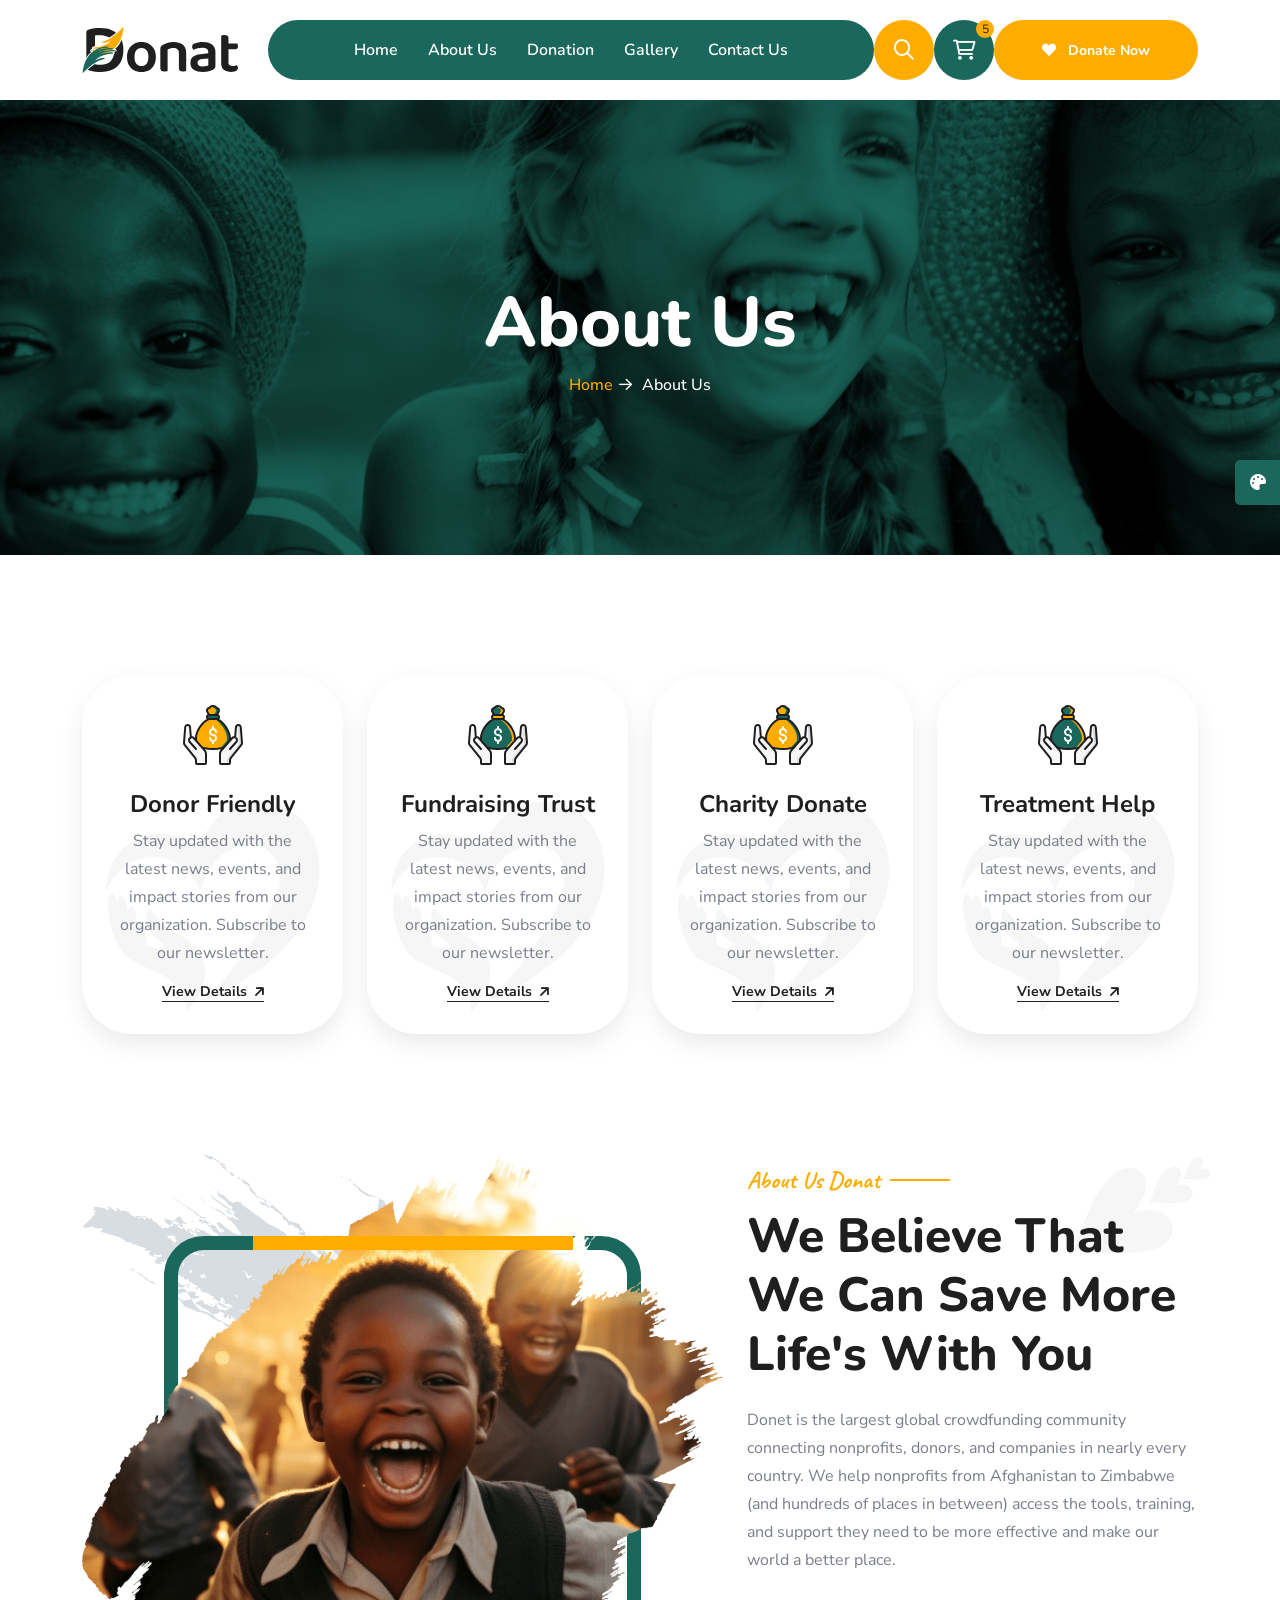
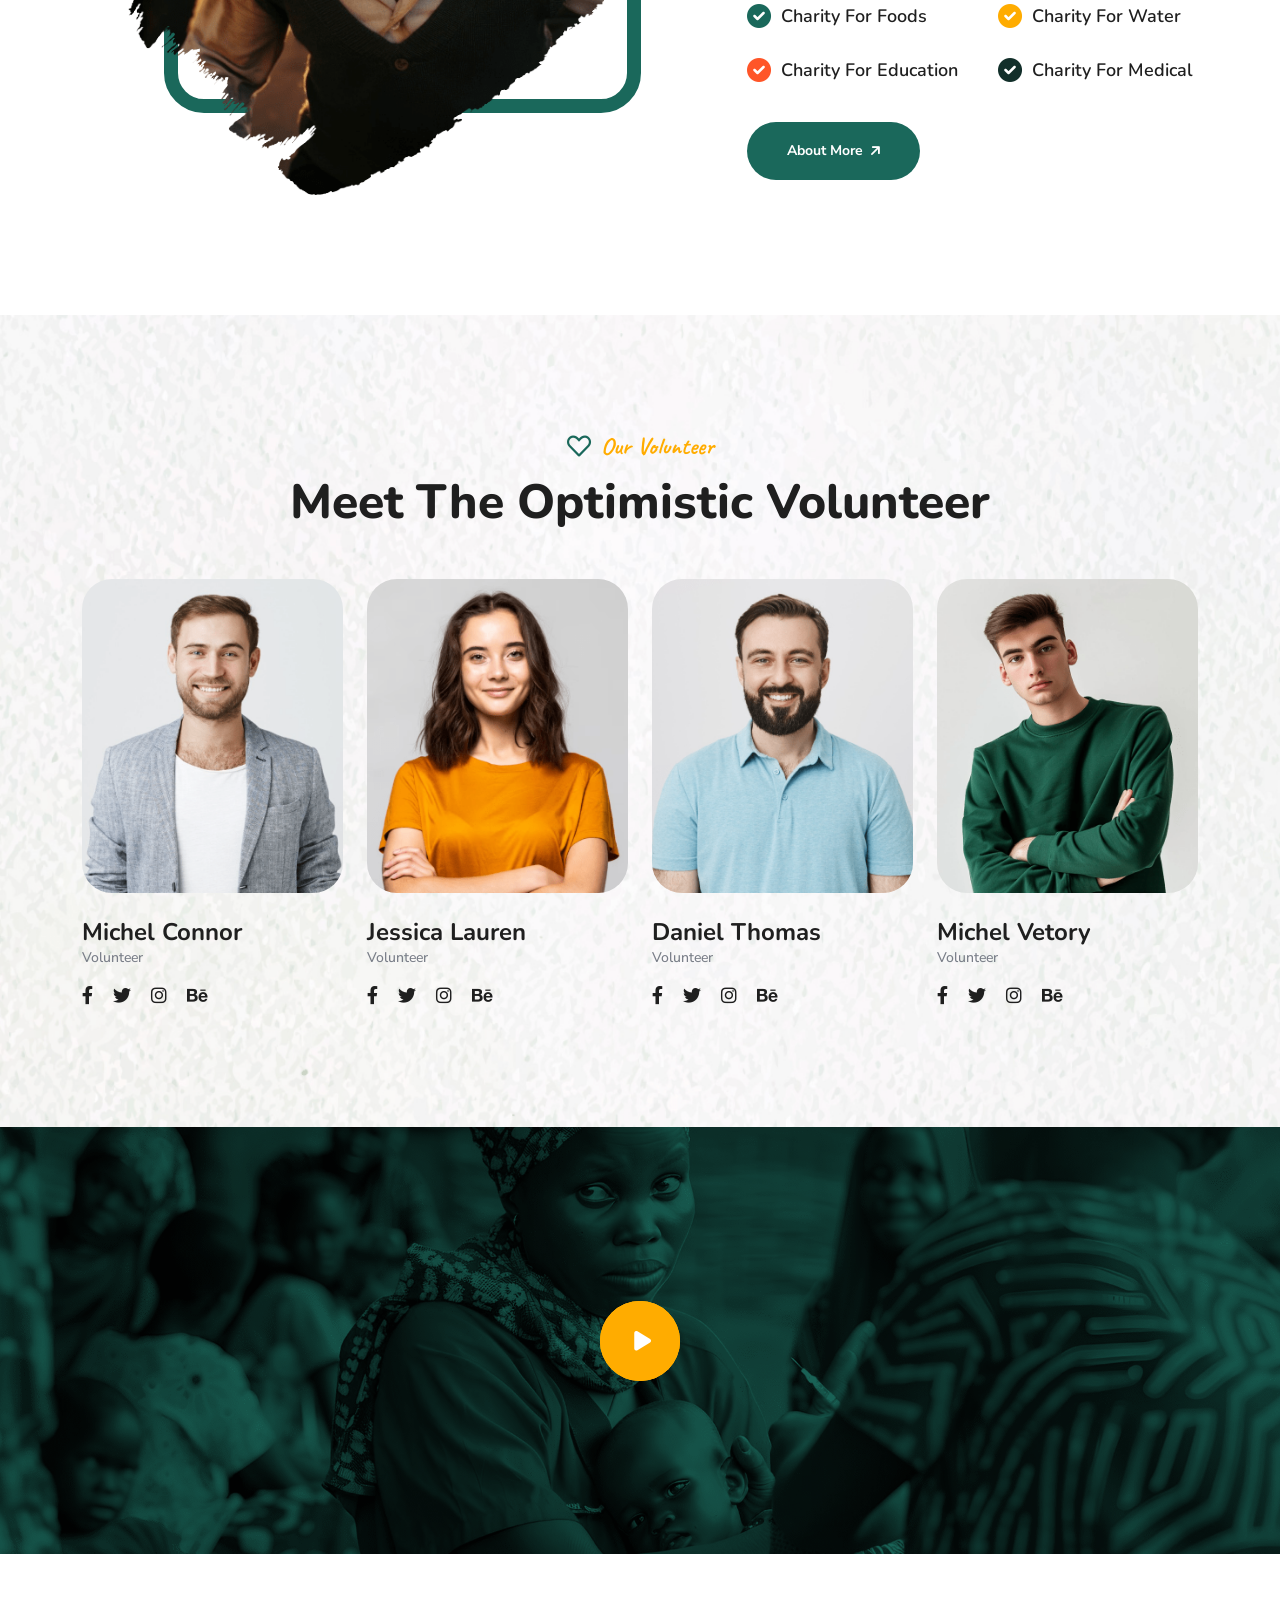
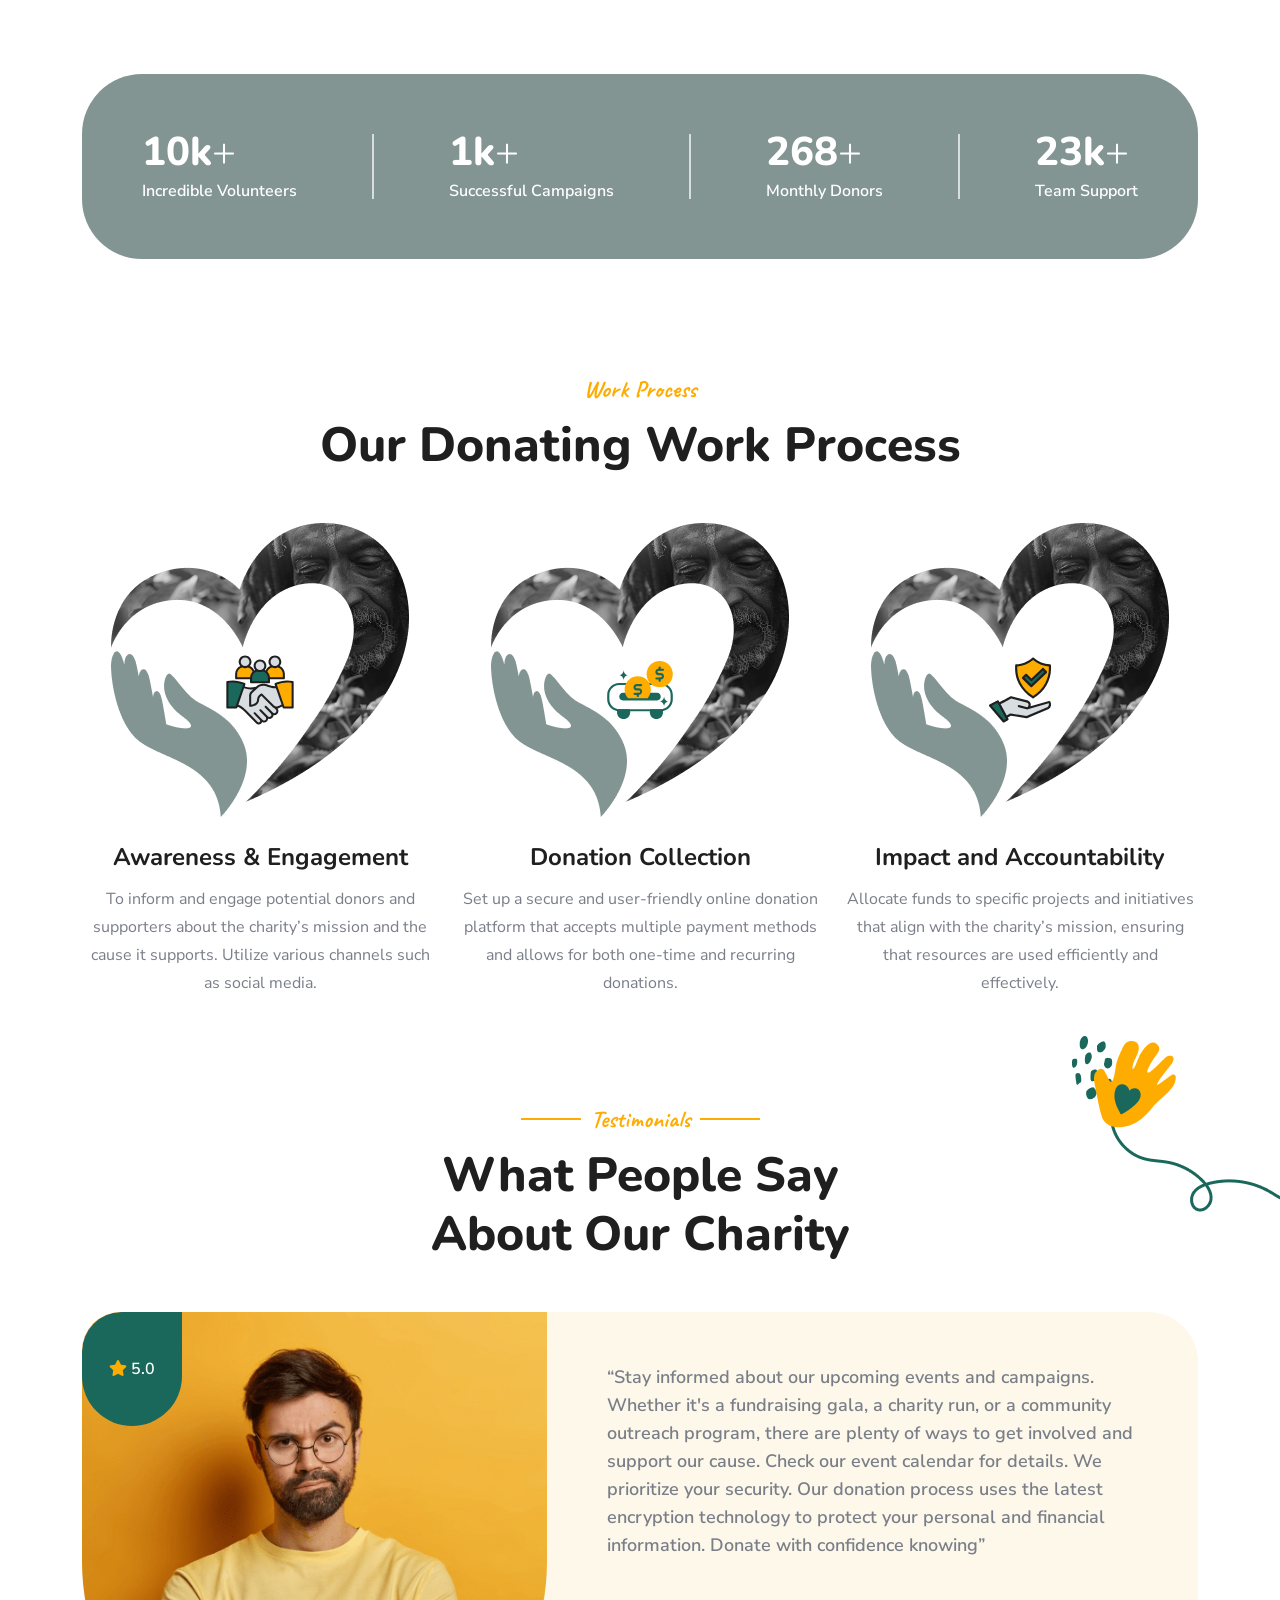
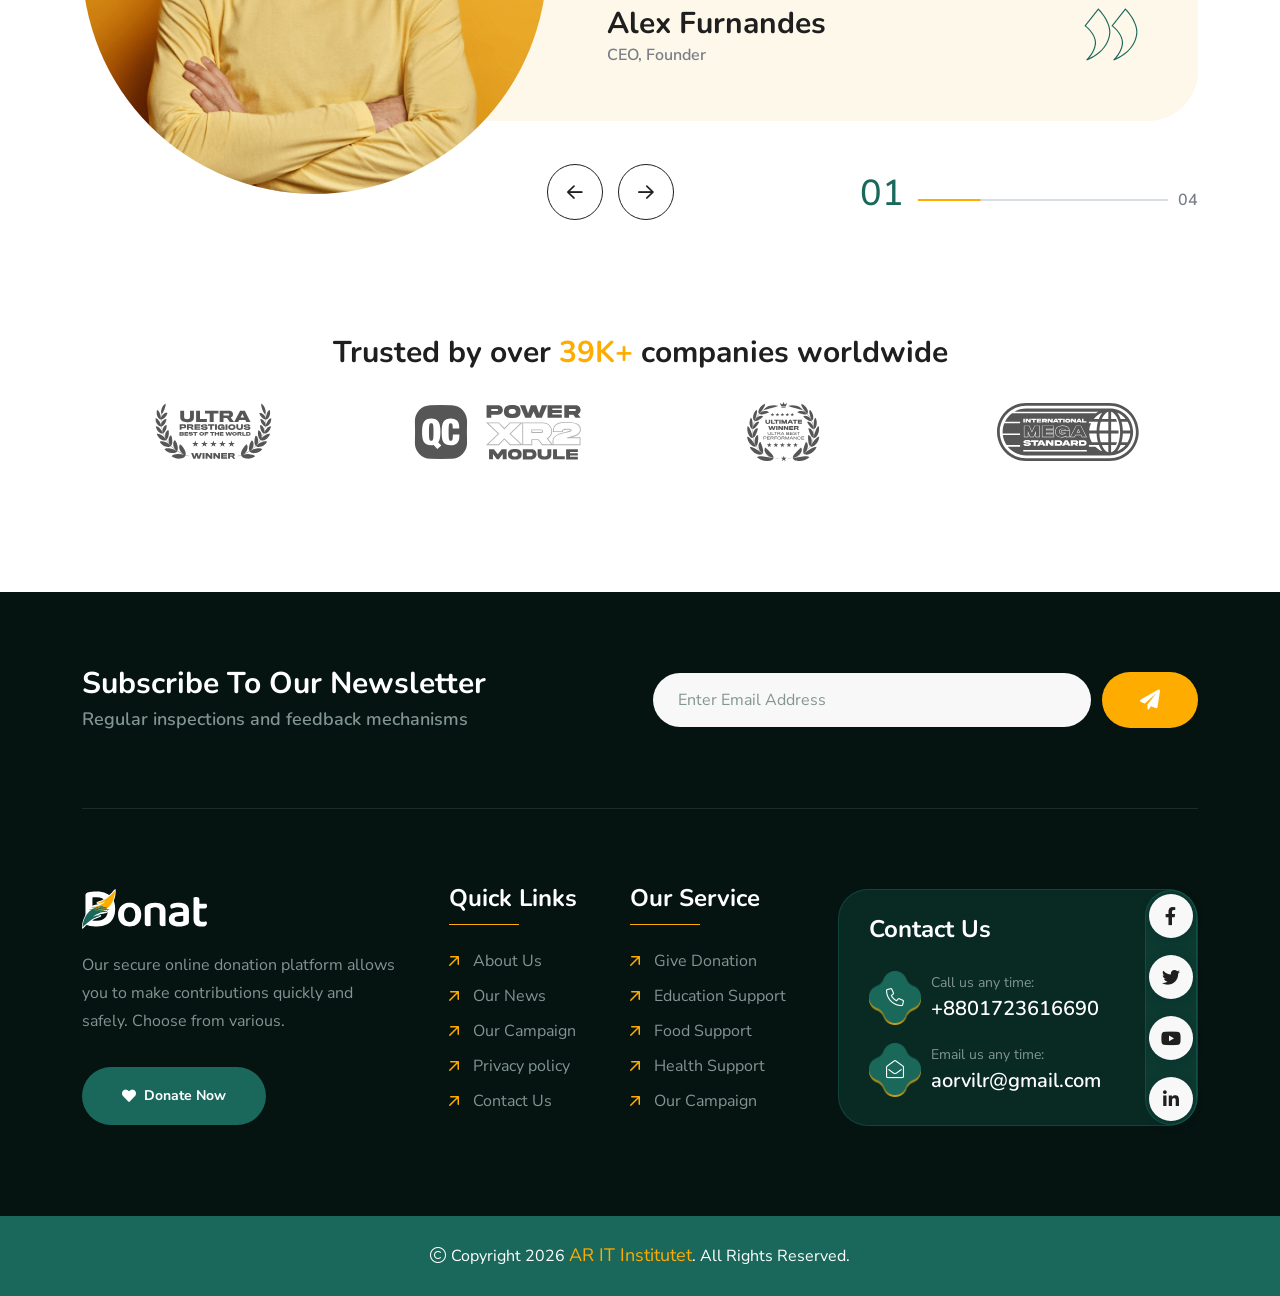
<file: about.html>
<!doctype html>
<html class="no-js" lang="zxx" dir="ltr">


<head>
    <meta charset="utf-8">
    <meta http-equiv="x-ua-compatible" content="ie=edge">
    <title>Donat - Charity & Donation HTML Template - About</title>
    <meta name="author" content="Donat">
    <meta name="description" content="Donat - Charity & Donation HTML Template">
    <meta name="keywords" content="Donat - Charity & Donation HTML Template">
    <meta name="robots" content="INDEX,FOLLOW">

    <!-- Mobile Specific Metas -->
    <meta name="viewport" content="width=device-width, initial-scale=1, shrink-to-fit=no">

    <!-- Favicons - Place favicon.ico in the root directory -->
    <link rel="apple-touch-icon" sizes="57x57" href="assets/img/favicons/apple-icon-57x57.png">
    <link rel="apple-touch-icon" sizes="60x60" href="assets/img/favicons/apple-icon-60x60.png">
    <link rel="apple-touch-icon" sizes="72x72" href="assets/img/favicons/apple-icon-72x72.png">
    <link rel="apple-touch-icon" sizes="76x76" href="assets/img/favicons/apple-icon-76x76.png">
    <link rel="apple-touch-icon" sizes="114x114" href="assets/img/favicons/apple-icon-114x114.png">
    <link rel="apple-touch-icon" sizes="120x120" href="assets/img/favicons/apple-icon-120x120.png">
    <link rel="apple-touch-icon" sizes="144x144" href="assets/img/favicons/apple-icon-144x144.png">
    <link rel="apple-touch-icon" sizes="152x152" href="assets/img/favicons/apple-icon-152x152.png">
    <link rel="apple-touch-icon" sizes="180x180" href="assets/img/favicons/apple-icon-180x180.png">
    <link rel="icon" type="image/png" sizes="192x192" href="assets/img/favicons/android-icon-192x192.png">
    <link rel="icon" type="image/png" sizes="32x32" href="assets/img/favicons/favicon-32x32.png">
    <link rel="icon" type="image/png" sizes="96x96" href="assets/img/favicons/favicon-96x96.png">
    <link rel="icon" type="image/png" sizes="16x16" href="assets/img/favicons/favicon-16x16.png">
    <link rel="manifest" href="assets/img/favicons/manifest.json">
    <meta name="msapplication-TileColor" content="#ffffff">
    <meta name="msapplication-TileImage" content="assets/img/favicons/ms-icon-144x144.png">
    <meta name="theme-color" content="#ffffff">

    <!--==============================
	  Google Fonts
	============================== -->
    <link rel="preconnect" href="https://fonts.googleapis.com/">
    <link rel="preconnect" href="https://fonts.gstatic.com/" crossorigin>
    <link href="https://fonts.googleapis.com/css2?family=Caveat:wght@400..700&amp;family=Nunito+Sans:ital,opsz,wght@0,6..12,200..1000;1,6..12,200..1000&amp;family=Nunito:ital,wght@0,200..1000;1,200..1000&amp;display=swap" rel="stylesheet">

    <!--==============================
	    All CSS File
	============================== -->
    <!-- Bootstrap -->
    <link rel="stylesheet" href="assets/css/bootstrap.min.css">
    <!-- Fontawesome Icon -->
    <link rel="stylesheet" href="assets/css/fontawesome.min.css">
    <!-- Magnific Popup -->
    <link rel="stylesheet" href="assets/css/magnific-popup.min.css">
    <!-- Swiper Js -->
    <link rel="stylesheet" href="assets/css/swiper-bundle.min.css">
    <!-- Theme Custom CSS -->
    <link rel="stylesheet" href="assets/css/style.css">

</head>

<body>

    <!--[if lte IE 9]>
    	<p class="browserupgrade">You are using an <strong>outdated</strong> browser. Please <a href="https://browsehappy.com/">upgrade your browser</a> to improve your experience and security.</p>
  	<![endif]-->


    <!--********************************
   		Code Start From Here 
	******************************** -->

    <!--==============================
     Preloader
  ==============================-->
    <div class="preloader ">
        <button class="th-btn style2 preloaderCls">Cancel Preloader </button>
        <div class="preloader-inner">
            <span class="loader">
                Donat
                <span class="loading-text">Donat</span>
            </span>
        </div>
    </div><!--==============================
    Sidemenu
============================== -->
    <div class="sidemenu-wrapper sidemenu-cart ">
        <div class="sidemenu-content">
            <button class="closeButton sideMenuCls"><i class="far fa-times"></i></button>
            <div class="widget woocommerce widget_shopping_cart">
                <h3 class="widget_title">Shopping cart</h3>
                <div class="widget_shopping_cart_content">
                    <ul class="woocommerce-mini-cart cart_list product_list_widget ">
                        <li class="woocommerce-mini-cart-item mini_cart_item">
                            <a href="#" class="remove remove_from_cart_button"><i class="far fa-times"></i></a>
                            <a href="#"><img src="assets/img/product/product_thumb_1_1.png" alt="Cart Image">Books</a>
                            <span class="quantity">1 ×
                                <span class="woocommerce-Price-amount amount">
                                    <span class="woocommerce-Price-currencySymbol">$</span>940.00</span>
                            </span>
                        </li>
                        <li class="woocommerce-mini-cart-item mini_cart_item">
                            <a href="#" class="remove remove_from_cart_button"><i class="far fa-times"></i></a>
                            <a href="#"><img src="assets/img/product/product_thumb_1_2.png" alt="Cart Image">Medicine</a>
                            <span class="quantity">1 ×
                                <span class="woocommerce-Price-amount amount">
                                    <span class="woocommerce-Price-currencySymbol">$</span>899.00</span>
                            </span>
                        </li>
                        <li class="woocommerce-mini-cart-item mini_cart_item">
                            <a href="#" class="remove remove_from_cart_button"><i class="far fa-times"></i></a>
                            <a href="#"><img src="assets/img/product/product_thumb_1_3.png" alt="Cart Image">Dress</a>
                            <span class="quantity">1 ×
                                <span class="woocommerce-Price-amount amount">
                                    <span class="woocommerce-Price-currencySymbol">$</span>756.00</span>
                            </span>
                        </li>
                        <li class="woocommerce-mini-cart-item mini_cart_item">
                            <a href="#" class="remove remove_from_cart_button"><i class="far fa-times"></i></a>
                            <a href="#"><img src="assets/img/product/product_thumb_1_4.png" alt="Cart Image">Chair</a>
                            <span class="quantity">1 ×
                                <span class="woocommerce-Price-amount amount">
                                    <span class="woocommerce-Price-currencySymbol">$</span>723.00</span>
                            </span>
                        </li>
                        <li class="woocommerce-mini-cart-item mini_cart_item">
                            <a href="#" class="remove remove_from_cart_button"><i class="far fa-times"></i></a>
                            <a href="#"><img src="assets/img/product/product_thumb_1_5.png" alt="Cart Image">Cloths</a>
                            <span class="quantity">1 ×
                                <span class="woocommerce-Price-amount amount">
                                    <span class="woocommerce-Price-currencySymbol">$</span>1080.00</span>
                            </span>
                        </li>
                    </ul>
                    <p class="woocommerce-mini-cart__total total">
                        <strong>Subtotal:</strong>
                        <span class="woocommerce-Price-amount amount">
                            <span class="woocommerce-Price-currencySymbol">$</span>4398.00</span>
                    </p>
                    <p class="woocommerce-mini-cart__buttons buttons">
                        <a href="cart.html" class="th-btn wc-forward">View cart</a>
                        <a href="checkout.html" class="th-btn checkout wc-forward">Checkout</a>
                    </p>
                </div>
            </div>
        </div>
    </div>
    <div class="popup-search-box d-none d-lg-block">
        <button class="searchClose"><i class="far fa-times"></i></button>
        <form action="#">
            <input type="text" placeholder="What are you looking for?">
            <button type="submit"><i class="fal fa-search"></i></button>
        </form>
    </div><!--==============================
    Mobile Menu
  ============================== -->
    <div class="th-menu-wrapper">
        <div class="th-menu-area text-center">
            <button class="th-menu-toggle"><i class="fal fa-times"></i></button>
            <div class="mobile-logo">
                <a href="index.html"><img src="assets/img/logo.svg" alt="Donat"></a>
            </div>
            <div class="th-mobile-menu">
                <ul>
                   <li class="">

                        <a href="index.html">Home</a>
                    </li>

                    <li><a href="about.html">About Us</a>

                    </li>

                    <li>
                        <a href="donation.html">Donation</a>
                    </li>

                    <li>
                        <a href="gallery.html">Gallery</a>
                    </li>

                    <li>
                        <a href="contact.html">Contact Us</a>
                    </li> 
                    
                    
                </ul>
            </div>
        </div>
    </div>
    <div class="color-scheme-wrap active">
        <button class="switchIcon"><i class="fa-solid fa-palette"></i></button>
        <h3 class="color-scheme-wrap-title text-center">Color Switcher</h3>
        <h4 class="color-scheme-wrap-subtitle text-center">Theme Color</h4>
        <div class="color-switch-btns">
            <button data-color="#1A685B"><i class="fa-solid fa-droplet"></i></button>
            <button data-color="#f34e3a"><i class="fa-solid fa-droplet"></i></button>
            <button data-color="#FF4857"><i class="fa-solid fa-droplet"></i></button>
            <button data-color="#3843C1"><i class="fa-solid fa-droplet"></i></button>
            <button data-color="#FF7E02"><i class="fa-solid fa-droplet"></i></button>
        </div>
        <h4 class="color-scheme-wrap-subtitle mt-20 text-center">Secondary Color</h4>
        <div class="secondary-color-switch-btns">
            <button data-secondary-color="#FFAC00"><i class="fa-solid fa-droplet"></i></button>
            <button data-secondary-color="#F41E1E"><i class="fa-solid fa-droplet"></i></button>
            <button data-secondary-color="#f34e3a"><i class="fa-solid fa-droplet"></i></button>
            <button data-secondary-color="#FF4857"><i class="fa-solid fa-droplet"></i></button>
            <button data-secondary-color="#3843C1"><i class="fa-solid fa-droplet"></i></button>
        </div>
    </div><!--==============================
	Header Area
==============================-->
    <header class="th-header header-layout1 onepage-nav">
        <div class="sticky-wrapper">
            <!-- Main Menu Area -->
            <div class="container">
                <div class="menu-area">
                    <div class="header-logo">
                        <a href="index.html"><img src="assets/img/logo.svg" alt="Donat"></a>
                    </div>
                    <div class="menu-area-wrap">
                        <nav class="main-menu d-none d-lg-block">
                            <ul>
                                <li class="">

                                    <a href="index.html">Home</a>
                                </li>
            
                                <li><a href="about.html">About Us</a>

                                </li>

                                <li>
                                   <a href="donation.html">Donation</a>
                                </li>

                                <li>
                                   <a href="gallery.html">Gallery</a>
                                </li>

                                <li>
                                   <a href="contact.html">Contact Us</a>
                                </li>
                            </ul>
                        </nav>
                        <p class="header-notice"><img class="me-1" src="assets/img/icon/heart-icon.svg" alt="img">Are you ready to help them? Let’s become a volunteers...</p>
                    </div>
                    <div class="header-button">
                        <button type="button" class="icon-btn style2 searchBoxToggler d-lg-block d-none"><i class="far fa-search"></i></button>
                        <button type="button" class="icon-btn sideMenuToggler">
                            <span class="badge">5</span>
                            <i class="fa-regular fa-cart-shopping"></i>
                        </button>
                        <a href="contact.html" class="th-btn style3 d-xl-block d-none"><i class="fas fa-heart me-2"></i> Donate Now</a>
                        <button type="button" class="icon-btn th-menu-toggle d-lg-none"><i class="far fa-bars"></i></button>
                    </div>
                </div>
            </div>
        </div>
    </header>




    <!--==============================
    Breadcumb
============================== -->
    <div class="breadcumb-wrapper " data-bg-src="assets/img/bg/breadcumb-bg.jpg" data-overlay="theme">
        <div class="container">
            <div class="breadcumb-content">
                <h1 class="breadcumb-title">About Us</h1>
                <ul class="breadcumb-menu">
                    <li><a href="index.html">Home</a></li>
                    <li>About Us</li>
                </ul>
            </div>
        </div>
    </div><!--==============================
Feature Area  
==============================-->
    <section class="space-top">
        <div class="container">
            <div class="row gy-4 justify-content-center">
                <div class="col-lg-3 col-md-6">
                    <div class="feature-card">
                        <div class="feature-card-bg-shape">
                            <img src="assets/img/shape/feature-card-bg-shape1-1.png" alt="img">
                        </div>
                        <div class="box-icon">
                            <img src="assets/img/icon/feature-icon1-2.svg" alt="icon">
                        </div>
                        <h3 class="box-title">Donor Friendly</h3>
                        <p class="box-text">Stay updated with the latest news, events, and impact stories from our organization. Subscribe to our newsletter.</p>
                        <a class="link-btn style2" href="about.html">View Details <i class="fa-solid fa-arrow-up-right ms-2"></i></a>
                    </div>
                </div>
                <div class="col-lg-3 col-md-6">
                    <div class="feature-card">
                        <div class="feature-card-bg-shape">
                            <img src="assets/img/shape/feature-card-bg-shape1-1.png" alt="img">
                        </div>
                        <div class="box-icon">
                            <img src="assets/img/icon/feature-icon1-1.svg" alt="icon">
                        </div>
                        <h3 class="box-title">Fundraising Trust</h3>
                        <p class="box-text">Stay updated with the latest news, events, and impact stories from our organization. Subscribe to our newsletter.</p>
                        <a class="link-btn style2" href="about.html">View Details <i class="fa-solid fa-arrow-up-right ms-2"></i></a>
                    </div>
                </div>
                <div class="col-lg-3 col-md-6">
                    <div class="feature-card">
                        <div class="feature-card-bg-shape">
                            <img src="assets/img/shape/feature-card-bg-shape1-1.png" alt="img">
                        </div>
                        <div class="box-icon">
                            <img src="assets/img/icon/feature-icon1-2.svg" alt="icon">
                        </div>
                        <h3 class="box-title">Charity Donate</h3>
                        <p class="box-text">Stay updated with the latest news, events, and impact stories from our organization. Subscribe to our newsletter.</p>
                        <a class="link-btn style2" href="about.html">View Details <i class="fa-solid fa-arrow-up-right ms-2"></i></a>
                    </div>
                </div>
                <div class="col-lg-3 col-md-6">
                    <div class="feature-card">
                        <div class="feature-card-bg-shape">
                            <img src="assets/img/shape/feature-card-bg-shape1-1.png" alt="img">
                        </div>
                        <div class="box-icon">
                            <img src="assets/img/icon/feature-icon1-1.svg" alt="icon">
                        </div>
                        <h3 class="box-title">Treatment Help</h3>
                        <p class="box-text">Stay updated with the latest news, events, and impact stories from our organization. Subscribe to our newsletter.</p>
                        <a class="link-btn style2" href="about.html">View Details <i class="fa-solid fa-arrow-up-right ms-2"></i></a>
                    </div>
                </div>
            </div>
        </div>
    </section> <!--==============================
About Area  
==============================-->
    <div class="overflow-hidden space" id="about-sec">
        <div class="shape-mockup about-bg-shape1-1 jump-reverse" data-top="10%" data-right="5%">
            <img src="assets/img/shape/heart-shape1.png" alt="shape">
        </div>
        <div class="container">
            <div class="row gy-4 align-items-center">
                <div class="col-xl-7">
                    <div class="img-box1">
                        <div class="img1" data-mask-src="assets/img/normal/about_1_1-mask.png">
                            <img src="assets/img/normal/about_1_1.png" alt="About">
                        </div>
                        <div class="about-shape1-1 jump">
                            <img src="assets/img/shape/about_shape1_1.png" alt="img">
                        </div>
                    </div>
                </div>
                <div class="col-xl-5">
                    <div class="about-wrap1">
                        <div class="title-area mb-30">
                            <span class="sub-title before-none">About Us Donat</span>
                            <h2 class="sec-title">We Believe that We can Save More Life's with you</h2>
                            <p class="">Donet is the largest global crowdfunding community connecting nonprofits, donors, and companies in nearly every country. We help nonprofits from Afghanistan to Zimbabwe (and hundreds of places in between) access the tools, training, and support they need to be more effective and make our world a better place.</p>
                        </div>
                        <div class="checklist style2 list-two-column">
                            <ul>
                                <li>Charity For Foods</li>
                                <li data-theme-color="var(--theme-color2)">Charity For Water</li>
                                <li data-theme-color="#FF5528">Charity For Education</li>
                                <li data-theme-color="#122F2A">Charity For Medical</li>
                            </ul>
                        </div>
                        <div class="btn-wrap mt-40">
                            <a href="about.html" class="th-btn">About More<i class="fas fa-arrow-up-right ms-2"></i></a>
                        </div>
                    </div>
                </div>

            </div>
        </div>
    </div><!--==============================
Team Area  
==============================-->
    <section class="space" id="team-sec" data-bg-src="assets/img/bg/gray-bg2.png">
        <div class="shape-mockup team-bg-shape3-1 d-xxl-block d-none" data-top="0%" data-left="0%" data-bottom="0"><img src="assets/img/shape/team_bg_shape3_1.png" alt="img"></div>
        <div class="shape-mockup team-bg-shape3-2 d-xxl-block d-none" data-top="0%" data-right="0%" data-bottom="0"><img src="assets/img/shape/team_bg_shape3_2.png" alt="img"></div>
        <div class="shape-mockup team-bg-shape3-3 spin d-xxl-block d-none" data-top="15%" data-left="20%">
            <div class="color-masking2">
                <div class="masking-src" data-mask-src="assets/img/shape/team_bg_shape3_3.png"></div>
                <img src="assets/img/shape/team_bg_shape3_3.png" alt="img">
            </div>
        </div>
        <div class="shape-mockup team-bg-shape3-4 jump d-xxl-block d-none" data-top="18%" data-right="10%">
            <img src="assets/img/shape/team_bg_shape3_4.png" alt="img">
        </div>
        <div class="shape-mockup team-bg-shape3-5 spin d-xxl-block d-none" data-bottom="18%" data-left="10%">
            <img src="assets/img/shape/team_bg_shape3_5.png" alt="img">
        </div>
        <div class="shape-mockup team-bg-shape3-6 spin d-xxl-block d-none" data-bottom="10%" data-right="10%">
            <div class="color-masking">
                <div class="masking-src" data-mask-src="assets/img/shape/team_bg_shape3_6.png"></div>
                <img src="assets/img/shape/team_bg_shape3_6.png" alt="img">
            </div>
        </div>
        <div class="container">
            <div class="title-area text-center">
                <span class="sub-title after-none before-none"><i class="far fa-heart text-theme"></i> Our Volunteer</span>
                <h2 class="sec-title">Meet The Optimistic Volunteer</h2>
            </div>
            <div class="slider-area">
                <div class="swiper th-slider has-shadow" id="teamSlider3" data-slider-options='{"breakpoints":{"0":{"slidesPerView":1},"576":{"slidesPerView":"2"},"768":{"slidesPerView":"2"},"992":{"slidesPerView":"3"},"1200":{"slidesPerView":"4"}}}'>
                    <div class="swiper-wrapper">
                        <!-- Single Item -->
                        <div class="swiper-slide">
                            <div class="th-team team-card3">
                                <div class="team-img">
                                    <img src="assets/img/team/team_3_1.png" alt="Team">
                                </div>
                                <div class="team-card-content">
                                    <h3 class="box-title"><a href="team-details.html">Michel Connor</a></h3>
                                    <span class="team-desig">Volunteer</span>
                                    <div class="th-social style2">
                                        <a target="_blank" href="https://facebook.com/"><i class="fab fa-facebook-f"></i></a>
                                        <a target="_blank" href="https://twitter.com/"><i class="fab fa-twitter"></i></a>
                                        <a target="_blank" href="https://instagram.com/"><i class="fab fa-instagram"></i></a>
                                        <a target="_blank" href="https://behance.com/"><i class="fab fa-behance"></i></a>
                                    </div>
                                </div>
                            </div>
                        </div>

                        <!-- Single Item -->
                        <div class="swiper-slide">
                            <div class="th-team team-card3">
                                <div class="team-img">
                                    <img src="assets/img/team/team_3_2.png" alt="Team">
                                </div>
                                <div class="team-card-content">
                                    <h3 class="box-title"><a href="team-details.html">Jessica Lauren</a></h3>
                                    <span class="team-desig">Volunteer</span>
                                    <div class="th-social style2">
                                        <a target="_blank" href="https://facebook.com/"><i class="fab fa-facebook-f"></i></a>
                                        <a target="_blank" href="https://twitter.com/"><i class="fab fa-twitter"></i></a>
                                        <a target="_blank" href="https://instagram.com/"><i class="fab fa-instagram"></i></a>
                                        <a target="_blank" href="https://behance.com/"><i class="fab fa-behance"></i></a>
                                    </div>
                                </div>
                            </div>
                        </div>

                        <!-- Single Item -->
                        <div class="swiper-slide">
                            <div class="th-team team-card3">
                                <div class="team-img">
                                    <img src="assets/img/team/team_3_3.png" alt="Team">
                                </div>
                                <div class="team-card-content">
                                    <h3 class="box-title"><a href="team-details.html">Daniel Thomas</a></h3>
                                    <span class="team-desig">Volunteer</span>
                                    <div class="th-social style2">
                                        <a target="_blank" href="https://facebook.com/"><i class="fab fa-facebook-f"></i></a>
                                        <a target="_blank" href="https://twitter.com/"><i class="fab fa-twitter"></i></a>
                                        <a target="_blank" href="https://instagram.com/"><i class="fab fa-instagram"></i></a>
                                        <a target="_blank" href="https://behance.com/"><i class="fab fa-behance"></i></a>
                                    </div>
                                </div>
                            </div>
                        </div>

                        <!-- Single Item -->
                        <div class="swiper-slide">
                            <div class="th-team team-card3">
                                <div class="team-img">
                                    <img src="assets/img/team/team_3_4.png" alt="Team">
                                </div>
                                <div class="team-card-content">
                                    <h3 class="box-title"><a href="team-details.html">Michel Vetory</a></h3>
                                    <span class="team-desig">Volunteer</span>
                                    <div class="th-social style2">
                                        <a target="_blank" href="https://facebook.com/"><i class="fab fa-facebook-f"></i></a>
                                        <a target="_blank" href="https://twitter.com/"><i class="fab fa-twitter"></i></a>
                                        <a target="_blank" href="https://instagram.com/"><i class="fab fa-instagram"></i></a>
                                        <a target="_blank" href="https://behance.com/"><i class="fab fa-behance"></i></a>
                                    </div>
                                </div>
                            </div>
                        </div>

                        <!-- Single Item -->
                        <div class="swiper-slide">
                            <div class="th-team team-card3">
                                <div class="team-img">
                                    <img src="assets/img/team/team_3_5.png" alt="Team">
                                </div>
                                <div class="team-card-content">
                                    <h3 class="box-title"><a href="team-details.html">Emma Mary</a></h3>
                                    <span class="team-desig">Volunteer</span>
                                    <div class="th-social style2">
                                        <a target="_blank" href="https://facebook.com/"><i class="fab fa-facebook-f"></i></a>
                                        <a target="_blank" href="https://twitter.com/"><i class="fab fa-twitter"></i></a>
                                        <a target="_blank" href="https://instagram.com/"><i class="fab fa-instagram"></i></a>
                                        <a target="_blank" href="https://behance.com/"><i class="fab fa-behance"></i></a>
                                    </div>
                                </div>
                            </div>
                        </div>

                        <!-- Single Item -->
                        <div class="swiper-slide">
                            <div class="th-team team-card3">
                                <div class="team-img">
                                    <img src="assets/img/team/team_3_6.png" alt="Team">
                                </div>
                                <div class="team-card-content">
                                    <h3 class="box-title"><a href="team-details.html">Alexander Joseph</a></h3>
                                    <span class="team-desig">Volunteer</span>
                                    <div class="th-social style2">
                                        <a target="_blank" href="https://facebook.com/"><i class="fab fa-facebook-f"></i></a>
                                        <a target="_blank" href="https://twitter.com/"><i class="fab fa-twitter"></i></a>
                                        <a target="_blank" href="https://instagram.com/"><i class="fab fa-instagram"></i></a>
                                        <a target="_blank" href="https://behance.com/"><i class="fab fa-behance"></i></a>
                                    </div>
                                </div>
                            </div>
                        </div>

                        <!-- Single Item -->
                        <div class="swiper-slide">
                            <div class="th-team team-card3">
                                <div class="team-img">
                                    <img src="assets/img/team/team_3_7.png" alt="Team">
                                </div>
                                <div class="team-card-content">
                                    <h3 class="box-title"><a href="team-details.html">Olivia Patricia</a></h3>
                                    <span class="team-desig">Volunteer</span>
                                    <div class="th-social style2">
                                        <a target="_blank" href="https://facebook.com/"><i class="fab fa-facebook-f"></i></a>
                                        <a target="_blank" href="https://twitter.com/"><i class="fab fa-twitter"></i></a>
                                        <a target="_blank" href="https://instagram.com/"><i class="fab fa-instagram"></i></a>
                                        <a target="_blank" href="https://behance.com/"><i class="fab fa-behance"></i></a>
                                    </div>
                                </div>
                            </div>
                        </div>

                        <!-- Single Item -->
                        <div class="swiper-slide">
                            <div class="th-team team-card3">
                                <div class="team-img">
                                    <img src="assets/img/team/team_3_8.png" alt="Team">
                                </div>
                                <div class="team-card-content">
                                    <h3 class="box-title"><a href="team-details.html">Ethan David</a></h3>
                                    <span class="team-desig">Volunteer</span>
                                    <div class="th-social style2">
                                        <a target="_blank" href="https://facebook.com/"><i class="fab fa-facebook-f"></i></a>
                                        <a target="_blank" href="https://twitter.com/"><i class="fab fa-twitter"></i></a>
                                        <a target="_blank" href="https://instagram.com/"><i class="fab fa-instagram"></i></a>
                                        <a target="_blank" href="https://behance.com/"><i class="fab fa-behance"></i></a>
                                    </div>
                                </div>
                            </div>
                        </div>

                    </div>
                </div>
            </div>
        </div>
    </section>

    <!--==============================
Video Area  
==============================-->
    <div class="video-area-3">
        <div class="shape-mockup video-bg-shape3-1" data-top="0" data-left="0" data-bottom="0">
            <img src="assets/img/shape/video_bg_shape3_1.png" alt="img">
        </div>
        <div class="shape-mockup video-bg-shape3-2" data-top="0" data-right="0" data-bottom="0">
            <img src="assets/img/shape/video_bg_shape3_2.png" alt="img">
        </div>
        <div class="video-thumb3-1 video-box-center">
            <img src="assets/img/normal/video-thumb3-1.png" alt="img">
            <a href="https://www.youtube.com/watch?v=_sI_Ps7JSEk" class="play-btn style7 popup-video"><i class="fa-sharp fa-solid fa-play"></i></a>
        </div>
    </div>
    <!--==============================
Counter Area  
==============================-->
    <div class="">
        <div class="container">
            <div class="counter-wrap style2 bg-light">
                <div class="counter-card">
                    <div class="media-body">
                        <h2 class="box-number text-white"><span class="counter-number">15</span>k<span class="fw-light">+</span></h2>
                        <p class="box-text text-white">Incredible Volunteers</p>
                    </div>
                </div>
                <div class="divider"></div>
                <div class="counter-card">
                    <div class="media-body">
                        <h2 class="box-number text-white"><span class="counter-number">1</span>k<span class="fw-light">+</span></h2>
                        <p class="box-text text-white">Successful Campaigns</p>
                    </div>
                </div>
                <div class="divider"></div>
                <div class="counter-card">
                    <div class="media-body">
                        <h2 class="box-number text-white"><span class="counter-number">400</span><span class="fw-light">+</span></h2>
                        <p class="box-text text-white">Monthly Donors</p>
                    </div>
                </div>
                <div class="divider"></div>
                <div class="counter-card">
                    <div class="media-body">
                        <h2 class="box-number text-white"><span class="counter-number">35</span>k<span class="fw-light">+</span></h2>
                        <p class="box-text text-white">Team Support</p>
                    </div>
                </div>
                <div class="divider"></div>
            </div>
        </div>
    </div><!--==============================
Process Area  
==============================-->
    <section class="space-top">
        <div class="shape-mockup process-shape1-1 jump-reverse d-xxl-block d-none" data-top="20%" data-left="0"><img src="assets/img/shape/hand-bg-shape2-1.png" alt="img"></div>
        <div class="container">
            <div class="title-area text-center">
                <span class="sub-title after-none before-none">Work Process</span>
                <h2 class="sec-title">Our Donating Work Process</h2>
            </div>
            <div class="row gy-40 justify-content-center">
                <div class="col-lg-4 col-md-6 process-card-wrap">
                    <div class="process-card">
                        <div class="process-card-thumb-wrap">
                            <div class="process-card-thumb" data-mask-src="assets/img/process/process-card-shape.png">
                                <img src="assets/img/process/process-card-1-1.png" alt="img">
                            </div>
                            <div class="process-card-icon">
                                <img src="assets/img/icon/process-icon1-1.svg" alt="img">
                            </div>
                            <div class="process-card-shape">
                                <img src="assets/img/process/process-card-shape2.png" alt="img">
                            </div>
                        </div>
                        <div class="box-content">
                            <h3 class="box-title">Awareness & Engagement</h3>
                            <p class="box-text">To inform and engage potential donors and supporters about the charity’s mission and the cause it supports. Utilize various channels such as social media.</p>
                        </div>
                    </div>
                </div>
                <div class="col-lg-4 col-md-6 process-card-wrap">
                    <div class="process-card">
                        <div class="process-card-thumb-wrap">
                            <div class="process-card-thumb" data-mask-src="assets/img/process/process-card-shape.png">
                                <img src="assets/img/process/process-card-1-1.png" alt="img">
                            </div>
                            <div class="process-card-icon">
                                <img src="assets/img/icon/process-icon1-2.svg" alt="img">
                            </div>
                            <div class="process-card-shape">
                                <img src="assets/img/process/process-card-shape2.png" alt="img">
                            </div>
                        </div>
                        <div class="box-content">
                            <h3 class="box-title">Donation Collection</h3>
                            <p class="box-text">Set up a secure and user-friendly online donation platform that accepts multiple payment methods and allows for both one-time and recurring donations.</p>
                        </div>
                    </div>
                </div>
                <div class="col-lg-4 col-md-6 process-card-wrap">
                    <div class="process-card">
                        <div class="process-card-thumb-wrap">
                            <div class="process-card-thumb" data-mask-src="assets/img/process/process-card-shape.png">
                                <img src="assets/img/process/process-card-1-1.png" alt="img">
                            </div>
                            <div class="process-card-icon">
                                <img src="assets/img/icon/process-icon1-3.svg" alt="img">
                            </div>
                            <div class="process-card-shape">
                                <img src="assets/img/process/process-card-shape2.png" alt="img">
                            </div>
                        </div>
                        <div class="box-content">
                            <h3 class="box-title">Impact and Accountability</h3>
                            <p class="box-text">Allocate funds to specific projects and initiatives that align with the charity’s mission, ensuring that resources are used efficiently and effectively.</p>
                        </div>
                    </div>
                </div>
            </div>
        </div>
    </section>
    <!--==============================
Testimonial Area  
==============================-->
    <section class="testi-area-1 space" id="testi-sec">
        <div class="shape-mockup testi-bg-shape1-1 jump-reverse d-xl-block d-none" data-top="5%" data-right="0">
            <img src="assets/img/shape/footer-bg-shape3.png" alt="img">
        </div>
        <div class="shape-mockup testi-bg-shape1-2" data-top="28%" data-left="5%">
            <img src="assets/img/shape/testimonial_shape1_1.png" alt="img">
        </div>
        <div class="container">
            <div class="row justify-content-center">
                <div class="col-lg-6">
                    <div class="title-area text-center">
                        <span class="sub-title">Testimonials</span>
                        <h2 class="sec-title">What People Say About
                            Our Charity</h2>
                    </div>
                </div>
            </div>
            <div class="row gx-0 justify-content-end">
                <div class="col-lg-5">
                    <div class="swiper th-slider testi-thumb-slider1" data-slider-options='{"effect":"fade","loop":false}'>
                        <div class="swiper-wrapper">
                            <div class="swiper-slide">
                                <div class="testi-box-img">
                                    <img class="testi-img" src="assets/img/testimonial/testi_1_1.png" alt="img">
                                    <div class="testi-card_review">
                                        <i class="fas fa-star"></i>
                                        5.0
                                    </div>
                                </div>
                            </div>
                            <div class="swiper-slide">
                                <div class="testi-box-img">
                                    <img class="testi-img" src="assets/img/testimonial/testi_1_2.png" alt="img">
                                    <div class="testi-card_review">
                                        <i class="fas fa-star"></i>
                                        5.0
                                    </div>
                                </div>
                            </div>
                            <div class="swiper-slide">
                                <div class="testi-box-img">
                                    <img class="testi-img" src="assets/img/testimonial/testi_1_1.png" alt="img">
                                    <div class="testi-card_review">
                                        <i class="fas fa-star"></i>
                                        5.0
                                    </div>
                                </div>
                            </div>
                            <div class="swiper-slide">
                                <div class="testi-box-img">
                                    <img class="testi-img" src="assets/img/testimonial/testi_1_2.png" alt="img">
                                    <div class="testi-card_review">
                                        <i class="fas fa-star"></i>
                                        5.0
                                    </div>
                                </div>
                            </div>
                        </div>
                    </div>
                </div>
                <div class="col-lg-7">
                    <div class="testi-slider1">
                        <div class="swiper th-slider testimonial-slider1" id="testiSlide1" data-slider-options='{"loop":false,"paginationType":"progressbar","effect":"fade", "autoHeight": "true", "thumbs":{"swiper":".testi-thumb-slider1"}}'>
                            <div class="swiper-wrapper">
                                <div class="swiper-slide">
                                    <div class="testi-card">
                                        <p class="box-text">“Stay informed about our upcoming events and campaigns. Whether it's a fundraising gala, a charity run, or a community outreach program, there are plenty of ways to get involved and support our cause. Check our event calendar for details. We prioritize your security. Our donation process uses the latest encryption technology to protect your personal and financial information. Donate with confidence knowing”</p>
                                        <h3 class="box-title">Alex Furnandes</h3>
                                        <p class="box-desig">CEO, Founder</p>
                                        <div class="quote-icon" data-mask-src="assets/img/icon/quote2.svg"></div>
                                    </div>
                                </div>
                                <div class="swiper-slide">
                                    <div class="testi-card">
                                        <p class="box-text">“Our donation process uses the latest encryption technology to protect your personal and financial information. Donate with confidence knowing Stay informed about our upcoming events and campaigns. Whether it's a fundraising gala, a charity run, or a community outreach program, there are plenty of ways to get involved and support our cause. Check our event calendar for details. We prioritize your security.”</p>
                                        <h3 class="box-title">Mustafa Kamal</h3>
                                        <p class="box-desig">CEO, Founder</p>
                                        <div class="quote-icon" data-mask-src="assets/img/icon/quote2.svg"></div>
                                    </div>
                                </div>
                                <div class="swiper-slide">
                                    <div class="testi-card">
                                        <p class="box-text">“Stay informed about our upcoming events and campaigns. Whether it's a fundraising gala, a charity run, or a community outreach program, there are plenty of ways to get involved and support our cause. Check our event calendar for details. We prioritize your security. Our donation process uses the latest encryption technology to protect your personal and financial information. Donate with confidence knowing”</p>
                                        <h3 class="box-title">Alex Furnandes</h3>
                                        <p class="box-desig">CEO, Founder</p>
                                        <div class="quote-icon" data-mask-src="assets/img/icon/quote2.svg"></div>
                                    </div>
                                </div>
                                <div class="swiper-slide">
                                    <div class="testi-card">
                                        <p class="box-text">“Our donation process uses the latest encryption technology to protect your personal and financial information. Donate with confidence knowing Stay informed about our upcoming events and campaigns. Whether it's a fundraising gala, a charity run, or a community outreach program, there are plenty of ways to get involved and support our cause. Check our event calendar for details. We prioritize your security.”</p>
                                        <h3 class="box-title">Mustafa Kamal</h3>
                                        <p class="box-desig">CEO, Founder</p>
                                        <div class="quote-icon" data-mask-src="assets/img/icon/quote2.svg"></div>
                                    </div>
                                </div>
                            </div>
                            <div class="slider-pagination"></div>
                            <div class="slider-pagination2"></div>
                        </div>
                        <div class="icon-box">
                            <button data-slider-prev="#testiSlide1" class="slider-arrow default style-border slider-prev"><i class="far fa-arrow-left"></i></button>
                            <button data-slider-next="#testiSlide1" class="slider-arrow default style-border slider-next"><i class="far fa-arrow-right"></i></button>
                        </div>
                    </div>
                </div>
            </div>
        </div>
    </section>

    <!--==============================
Brand Area  
==============================-->
    <div class="space-bottom overflow-hidden brand-area-1">
        <div class="container">
            <div class="brand-wrap1 p-0 m-0 text-center">
                <h3 class="brand-wrap-title">Trusted by over <span class="text-theme2"><span class="counter-number">90</span>K+</span> companies worldwide</h3>
                <div class="swiper th-slider" id="brandSlider1" data-slider-options='{"breakpoints":{"0":{"slidesPerView":2},"576":{"slidesPerView":"2"},"768":{"slidesPerView":"2"},"992":{"slidesPerView":"3"},"1200":{"slidesPerView":"4"},"1400":{"slidesPerView":"5", "spaceBetween": "90"}}}'>
                    <div class="swiper-wrapper">
                        <div class="swiper-slide">
                            <a href="blog.html" class="brand-box">
                                <img src="assets/img/brand/brand1-1.svg" alt="Brand Logo">
                            </a>
                        </div>
                        <div class="swiper-slide">
                            <a href="blog.html" class="brand-box">
                                <img src="assets/img/brand/brand1-2.svg" alt="Brand Logo">
                            </a>
                        </div>
                        <div class="swiper-slide">
                            <a href="blog.html" class="brand-box">
                                <img src="assets/img/brand/brand1-3.svg" alt="Brand Logo">
                            </a>
                        </div>
                        <div class="swiper-slide">
                            <a href="blog.html" class="brand-box">
                                <img src="assets/img/brand/brand1-4.svg" alt="Brand Logo">
                            </a>
                        </div>
                        <div class="swiper-slide">
                            <a href="blog.html" class="brand-box">
                                <img src="assets/img/brand/brand1-5.svg" alt="Brand Logo">
                            </a>
                        </div>
                        <div class="swiper-slide">
                            <a href="blog.html" class="brand-box">
                                <img src="assets/img/brand/brand1-1.svg" alt="Brand Logo">
                            </a>
                        </div>
                        <div class="swiper-slide">
                            <a href="blog.html" class="brand-box">
                                <img src="assets/img/brand/brand1-2.svg" alt="Brand Logo">
                            </a>
                        </div>
                        <div class="swiper-slide">
                            <a href="blog.html" class="brand-box">
                                <img src="assets/img/brand/brand1-3.svg" alt="Brand Logo">
                            </a>
                        </div>
                        <div class="swiper-slide">
                            <a href="blog.html" class="brand-box">
                                <img src="assets/img/brand/brand1-4.svg" alt="Brand Logo">
                            </a>
                        </div>
                        <div class="swiper-slide">
                            <a href="blog.html" class="brand-box">
                                <img src="assets/img/brand/brand1-5.svg" alt="Brand Logo">
                            </a>
                        </div>
                    </div>

                </div>
            </div>
        </div>
    </div>
    <!--==============================
	Footer Area
==============================-->
    <footer class="footer-wrapper footer-default" data-bg-src="assets/img/bg/footer-default-bg-mask.png">
        <div class="footer-bg-shape2 shape-mockup jump" data-top="20%" data-right="0">
            <img src="assets/img/shape/footer-bg-shape3.png" alt="img">
        </div>
        <div class="footer-bg-shape3 shape-mockup d-none" data-bottom="0" data-right="0">
            <img src="assets/img/shape/footer-bg-shape2.png" alt="img">
        </div>
        <div class="footer-top">
            <div class="container">
                <div class="subscribe-box">
                    <div class="row gy-40 align-items-center justify-content-center">
                        <div class="col-xl-6">
                            <h4 class="subscribe-box_title">Subscribe to Our Newsletter</h4>
                            <p class="subscribe-box_text">Regular inspections and feedback mechanisms</p>
                        </div>
                        <div class="col-xl-6 col-lg-8">
                            <form class="newsletter-form">
                                <div class="form-group">
                                    <input class="form-control" type="email" placeholder="Enter Email Address" required="">
                                </div>
                                <button type="submit" class="th-btn style3"><i class="fas fa-paper-plane"></i></button>
                            </form>
                        </div>
                    </div>
                </div>
            </div>
        </div>
        <div class="widget-area">
            <div class="container">
                <div class="row justify-content-between">
                    <div class="col-md-6 col-xl-auto">
                        <div class="widget footer-widget">
                            <div class="th-widget-about">
                                <div class="about-logo">
                                    <a href="index.html"><img src="assets/img/logo-white.svg" alt="Donat"></a>
                                </div>
                                <p class="about-text"> Our secure online donation platform allows you to make contributions quickly and safely. Choose from various.</p>
                                <a href="contact.html" class="th-btn"><i class="fas fa-heart me-2"></i> Donate Now</a>
                            </div>
                        </div>
                    </div>
                    <div class="col-sm-6 col-xl-auto">
                        <div class="widget widget_nav_menu footer-widget">
                            <h3 class="widget_title">Quick Links</h3>
                            <div class="menu-all-pages-container">
                                <ul class="menu">
                                    <li><a href="about.html">About Us</a></li>
                                    <li><a href="blog.html">Our News</a></li>
                                    <li><a href="about.html">Our Campaign</a></li>
                                    <li><a href="contact.html">Privacy policy</a></li>
                                    <li><a href="contact.html">Contact Us</a></li>
                                </ul>
                            </div>
                        </div>
                    </div>
                    <div class="col-sm-6 col-xl-auto">
                        <div class="widget widget_nav_menu footer-widget">
                            <h3 class="widget_title">Our Service</h3>
                            <div class="menu-all-pages-container">
                                <ul class="menu">
                                    <li><a href="donate-now.html">Give Donation</a></li>
                                    <li><a href="faq.html">Education Support</a></li>
                                    <li><a href="faq.html">Food Support</a></li>
                                    <li><a href="faq.html">Health Support</a></li>
                                    <li><a href="gallery.html">Our Campaign </a></li>
                                </ul>
                            </div>
                        </div>
                    </div>
                    <div class="col-md-6 col-xl-auto">
                        <div class="widget footer-widget">
                            <div class="th-widget-contact">
                                <h3 class="widget_title">Contact Us</h3>
                                <div class="info-card">
                                    <div class="box-icon">
                                        <i class="fal fa-phone"></i>
                                        <div class="bg-shape1" data-mask-src="assets/img/shape/info_card_icon_bg_shape_1_1.png"></div>
                                        <div class="bg-shape2" data-mask-src="assets/img/shape/info_card_icon_bg_shape_1_1.png"></div>
                                    </div>
                                    <div class="box-content">
                                        <p class="box-text">Call us any time:</p>
                                        <h4 class="box-title"><a href="tel:+8801723616690">+8801723616690</a></h4>
                                    </div>
                                </div>
                                <div class="info-card">
                                    <div class="box-icon">
                                        <i class="fal fa-envelope-open"></i>
                                        <div class="bg-shape1" data-mask-src="assets/img/shape/info_card_icon_bg_shape_1_1.png"></div>
                                        <div class="bg-shape2" data-mask-src="assets/img/shape/info_card_icon_bg_shape_1_1.png"></div>
                                    </div>
                                    <div class="box-content">
                                        <p class="box-text">Email us any time:</p>
                                        <h4 class="box-title"><a href="mailto:aorvilr@gmail.com">aorvilr@gmail.com</a></h4>
                                    </div>
                                </div>
                                <div class="th-social style2">
                                    <a href="https://www.facebook.com/"><i class="fab fa-facebook-f"></i></a>
                                    <a href="https://www.twitter.com/"><i class="fab fa-twitter"></i></a>
                                    <a href="https://www.youtube.com/"><i class="fab fa-youtube"></i></a>
                                    <a href="https://www.linkedin.com/"><i class="fab fa-linkedin-in"></i></a>
                                </div>
                            </div>
                        </div>
                    </div>
                </div>
            </div>
        </div>
        <div class="copyright-wrap">
            <div class="container">
                <div class="row justify-content-center gy-3 align-items-center">
                    <div class="col-lg-12">
                        <p class="copyright-text text-center">
                            <i class="fal fa-copyright"></i> Copyright 2026 <a href="index.html">AR IT Institutet</a>. All Rights Reserved.
                        </p>
                    </div>
                </div>
            </div>
        </div>
    </footer>

    <!--********************************
			Code End  Here 
	******************************** -->

    <!-- Scroll To Top -->
    <div class="scroll-top">
        <svg class="progress-circle svg-content" width="100%" height="100%" viewBox="-1 -1 102 102">
            <path d="M50,1 a49,49 0 0,1 0,98 a49,49 0 0,1 0,-98" style="transition: stroke-dashoffset 10ms linear 0s; stroke-dasharray: 307.919, 307.919; stroke-dashoffset: 307.919;"></path>
        </svg>
    </div>

    <!--==============================
    All Js File
============================== -->
    <!-- Jquery -->
    <script src="assets/js/vendor/jquery-3.7.1.min.js"></script>
    <!-- Swiper Js -->
    <script src="assets/js/swiper-bundle.min.js"></script>
    <!-- Bootstrap -->
    <script src="assets/js/bootstrap.min.js"></script>
    <!-- Magnific Popup -->
    <script src="assets/js/jquery.magnific-popup.min.js"></script>
    <!-- Counter Up -->
    <script src="assets/js/jquery.counterup.min.js"></script>
    <!-- Range Slider -->
    <script src="assets/js/jquery-ui.min.js"></script>
    <!-- Isotope Filter -->
    <script src="assets/js/imagesloaded.pkgd.min.js"></script>
    <script src="assets/js/isotope.pkgd.min.js"></script>

    <!-- Main Js File -->
    <script src="assets/js/main.js"></script>
</body>


</html>
</file>
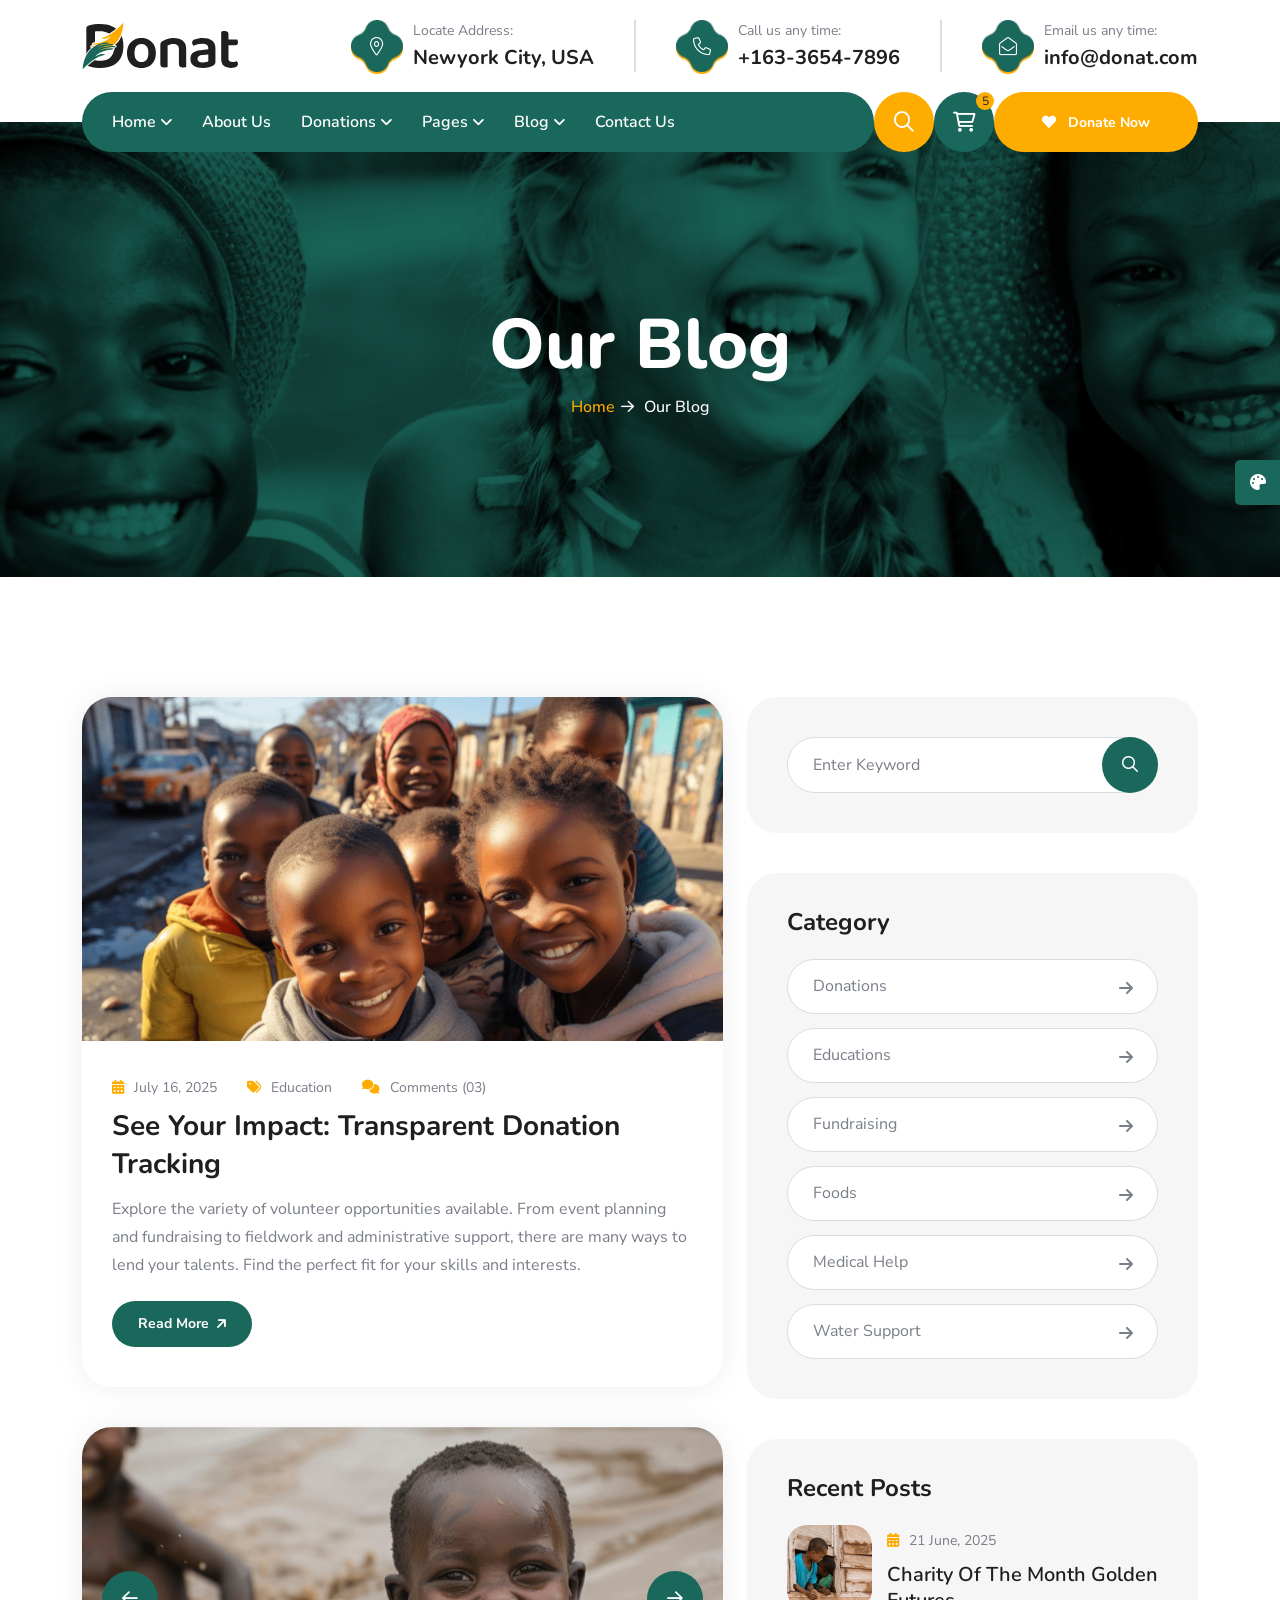
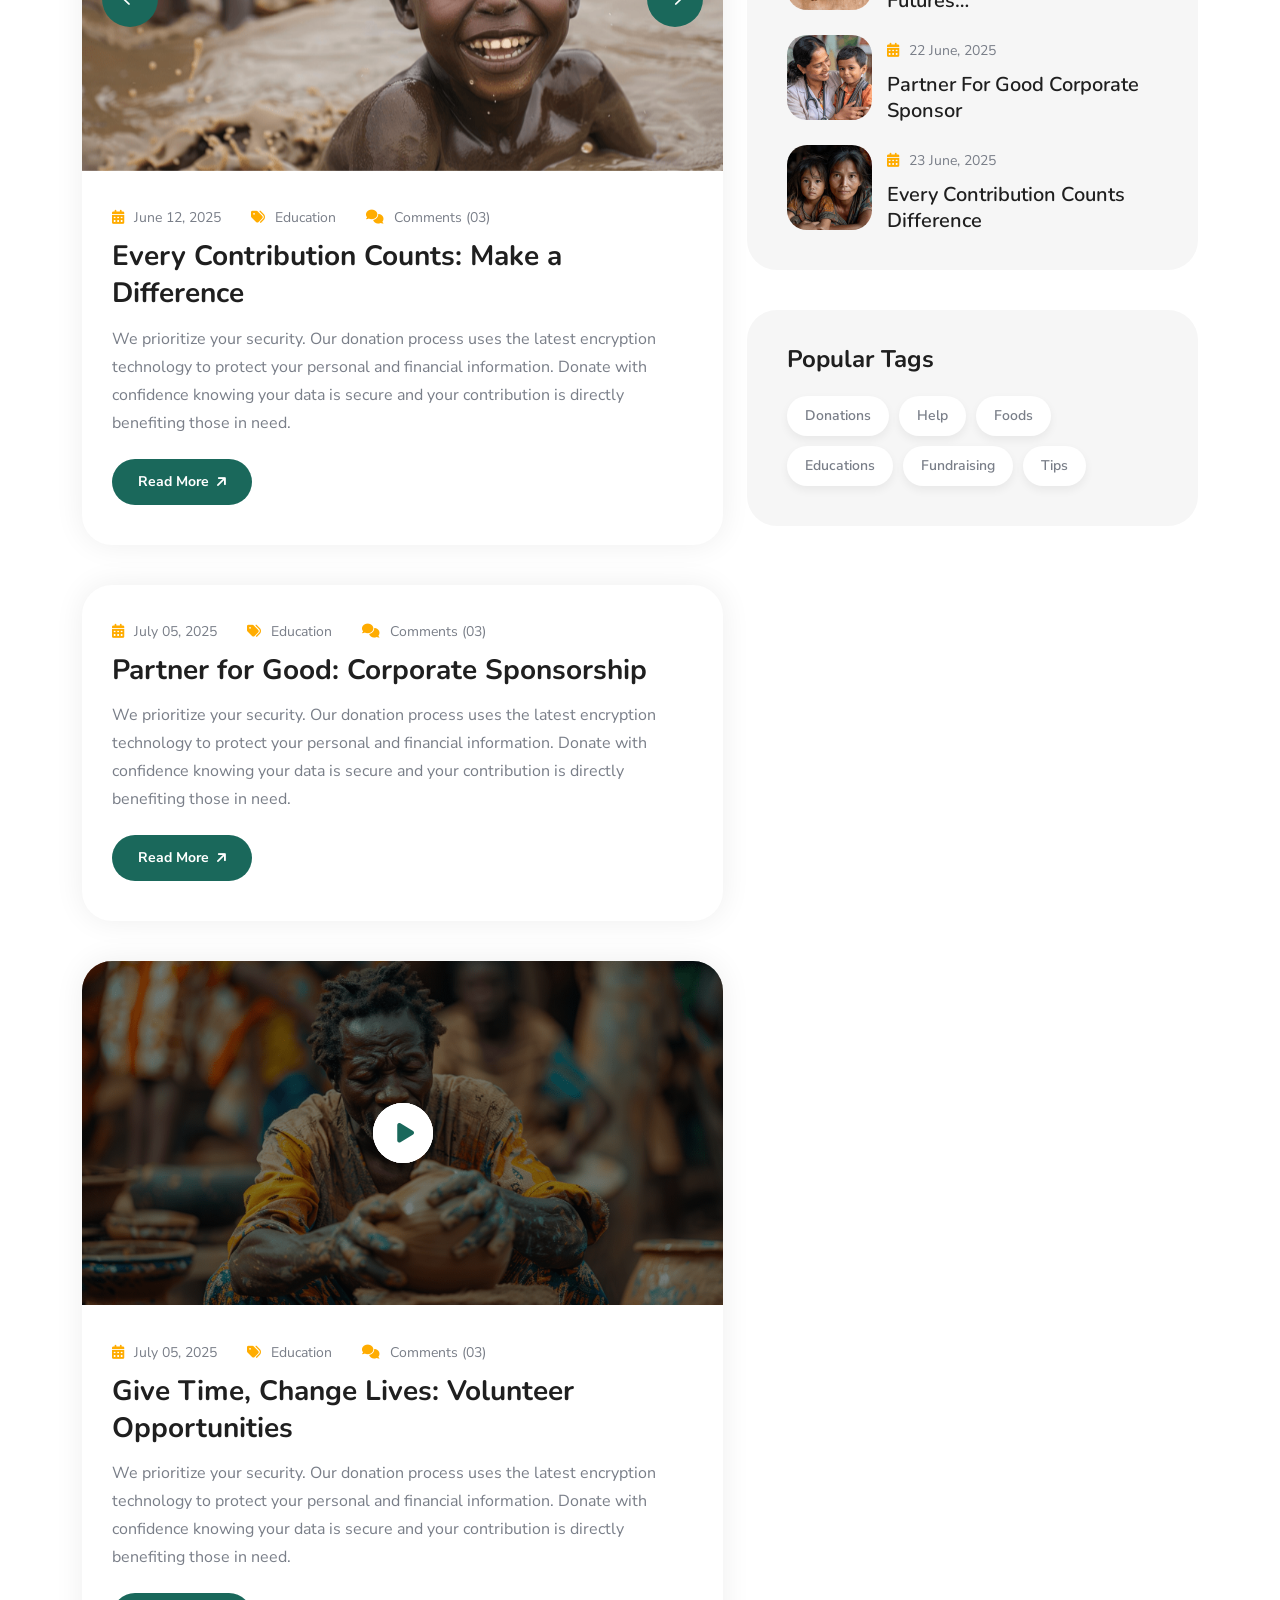
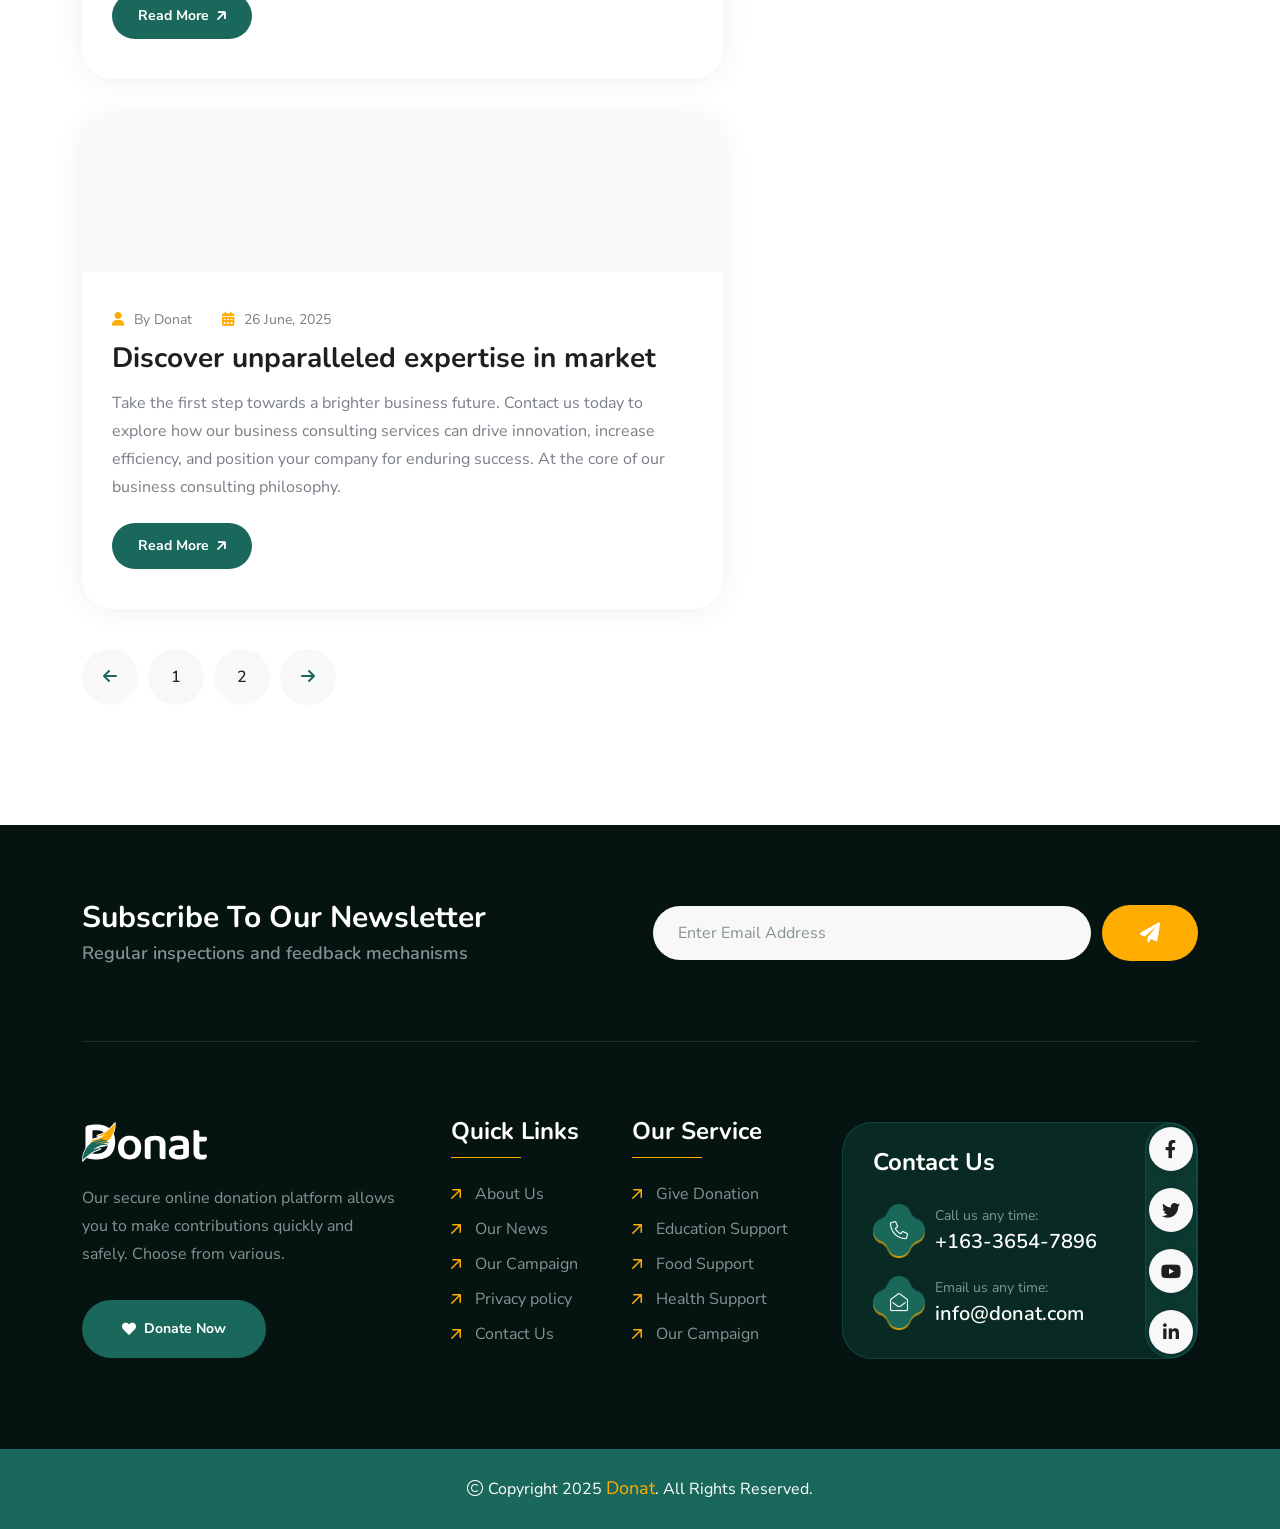
<file: blog.html>
<!doctype html>
<html class="no-js" lang="zxx" dir="ltr">


<head>
    <meta charset="utf-8">
    <meta http-equiv="x-ua-compatible" content="ie=edge">
    <title>Donat - Charity & Donation HTML Template - Blog</title>
    <meta name="author" content="Donat">
    <meta name="description" content="Donat - Charity & Donation HTML Template">
    <meta name="keywords" content="Donat - Charity & Donation HTML Template">
    <meta name="robots" content="INDEX,FOLLOW">

    <!-- Mobile Specific Metas -->
    <meta name="viewport" content="width=device-width, initial-scale=1, shrink-to-fit=no">

    <!-- Favicons - Place favicon.ico in the root directory -->
    <link rel="apple-touch-icon" sizes="57x57" href="assets/img/favicons/apple-icon-57x57.png">
    <link rel="apple-touch-icon" sizes="60x60" href="assets/img/favicons/apple-icon-60x60.png">
    <link rel="apple-touch-icon" sizes="72x72" href="assets/img/favicons/apple-icon-72x72.png">
    <link rel="apple-touch-icon" sizes="76x76" href="assets/img/favicons/apple-icon-76x76.png">
    <link rel="apple-touch-icon" sizes="114x114" href="assets/img/favicons/apple-icon-114x114.png">
    <link rel="apple-touch-icon" sizes="120x120" href="assets/img/favicons/apple-icon-120x120.png">
    <link rel="apple-touch-icon" sizes="144x144" href="assets/img/favicons/apple-icon-144x144.png">
    <link rel="apple-touch-icon" sizes="152x152" href="assets/img/favicons/apple-icon-152x152.png">
    <link rel="apple-touch-icon" sizes="180x180" href="assets/img/favicons/apple-icon-180x180.png">
    <link rel="icon" type="image/png" sizes="192x192" href="assets/img/favicons/android-icon-192x192.png">
    <link rel="icon" type="image/png" sizes="32x32" href="assets/img/favicons/favicon-32x32.png">
    <link rel="icon" type="image/png" sizes="96x96" href="assets/img/favicons/favicon-96x96.png">
    <link rel="icon" type="image/png" sizes="16x16" href="assets/img/favicons/favicon-16x16.png">
    <link rel="manifest" href="assets/img/favicons/manifest.json">
    <meta name="msapplication-TileColor" content="#ffffff">
    <meta name="msapplication-TileImage" content="assets/img/favicons/ms-icon-144x144.png">
    <meta name="theme-color" content="#ffffff">

    <!--==============================
	  Google Fonts
	============================== -->
    <link rel="preconnect" href="https://fonts.googleapis.com/">
    <link rel="preconnect" href="https://fonts.gstatic.com/" crossorigin>
    <link href="https://fonts.googleapis.com/css2?family=Caveat:wght@400..700&amp;family=Nunito+Sans:ital,opsz,wght@0,6..12,200..1000;1,6..12,200..1000&amp;family=Nunito:ital,wght@0,200..1000;1,200..1000&amp;display=swap" rel="stylesheet">

    <!--==============================
	    All CSS File
	============================== -->
    <!-- Bootstrap -->
    <link rel="stylesheet" href="assets/css/bootstrap.min.css">
    <!-- Fontawesome Icon -->
    <link rel="stylesheet" href="assets/css/fontawesome.min.css">
    <!-- Magnific Popup -->
    <link rel="stylesheet" href="assets/css/magnific-popup.min.css">
    <!-- Swiper Js -->
    <link rel="stylesheet" href="assets/css/swiper-bundle.min.css">
    <!-- Theme Custom CSS -->
    <link rel="stylesheet" href="assets/css/style.css">

</head>

<body>

    <!--[if lte IE 9]>
    	<p class="browserupgrade">You are using an <strong>outdated</strong> browser. Please <a href="https://browsehappy.com/">upgrade your browser</a> to improve your experience and security.</p>
  	<![endif]-->


    <!--********************************
   		Code Start From Here 
	******************************** -->

    <!--==============================
     Preloader
  ==============================-->
    <div class="preloader ">
        <button class="th-btn style2 preloaderCls">Cancel Preloader </button>
        <div class="preloader-inner">
            <span class="loader">
                Donat
                <span class="loading-text">Donat</span>
            </span>
        </div>
    </div><!--==============================
    Sidemenu
============================== -->
    <div class="sidemenu-wrapper sidemenu-cart ">
        <div class="sidemenu-content">
            <button class="closeButton sideMenuCls"><i class="far fa-times"></i></button>
            <div class="widget woocommerce widget_shopping_cart">
                <h3 class="widget_title">Shopping cart</h3>
                <div class="widget_shopping_cart_content">
                    <ul class="woocommerce-mini-cart cart_list product_list_widget ">
                        <li class="woocommerce-mini-cart-item mini_cart_item">
                            <a href="#" class="remove remove_from_cart_button"><i class="far fa-times"></i></a>
                            <a href="#"><img src="assets/img/product/product_thumb_1_1.png" alt="Cart Image">Books</a>
                            <span class="quantity">1 ×
                                <span class="woocommerce-Price-amount amount">
                                    <span class="woocommerce-Price-currencySymbol">$</span>940.00</span>
                            </span>
                        </li>
                        <li class="woocommerce-mini-cart-item mini_cart_item">
                            <a href="#" class="remove remove_from_cart_button"><i class="far fa-times"></i></a>
                            <a href="#"><img src="assets/img/product/product_thumb_1_2.png" alt="Cart Image">Medicine</a>
                            <span class="quantity">1 ×
                                <span class="woocommerce-Price-amount amount">
                                    <span class="woocommerce-Price-currencySymbol">$</span>899.00</span>
                            </span>
                        </li>
                        <li class="woocommerce-mini-cart-item mini_cart_item">
                            <a href="#" class="remove remove_from_cart_button"><i class="far fa-times"></i></a>
                            <a href="#"><img src="assets/img/product/product_thumb_1_3.png" alt="Cart Image">Dress</a>
                            <span class="quantity">1 ×
                                <span class="woocommerce-Price-amount amount">
                                    <span class="woocommerce-Price-currencySymbol">$</span>756.00</span>
                            </span>
                        </li>
                        <li class="woocommerce-mini-cart-item mini_cart_item">
                            <a href="#" class="remove remove_from_cart_button"><i class="far fa-times"></i></a>
                            <a href="#"><img src="assets/img/product/product_thumb_1_4.png" alt="Cart Image">Chair</a>
                            <span class="quantity">1 ×
                                <span class="woocommerce-Price-amount amount">
                                    <span class="woocommerce-Price-currencySymbol">$</span>723.00</span>
                            </span>
                        </li>
                        <li class="woocommerce-mini-cart-item mini_cart_item">
                            <a href="#" class="remove remove_from_cart_button"><i class="far fa-times"></i></a>
                            <a href="#"><img src="assets/img/product/product_thumb_1_5.png" alt="Cart Image">Cloths</a>
                            <span class="quantity">1 ×
                                <span class="woocommerce-Price-amount amount">
                                    <span class="woocommerce-Price-currencySymbol">$</span>1080.00</span>
                            </span>
                        </li>
                    </ul>
                    <p class="woocommerce-mini-cart__total total">
                        <strong>Subtotal:</strong>
                        <span class="woocommerce-Price-amount amount">
                            <span class="woocommerce-Price-currencySymbol">$</span>4398.00</span>
                    </p>
                    <p class="woocommerce-mini-cart__buttons buttons">
                        <a href="cart.html" class="th-btn wc-forward">View cart</a>
                        <a href="checkout.html" class="th-btn checkout wc-forward">Checkout</a>
                    </p>
                </div>
            </div>
        </div>
    </div>
    <div class="popup-search-box d-none d-lg-block">
        <button class="searchClose"><i class="far fa-times"></i></button>
        <form action="#">
            <input type="text" placeholder="What are you looking for?">
            <button type="submit"><i class="fal fa-search"></i></button>
        </form>
    </div><!--==============================
    Mobile Menu
  ============================== -->
    <div class="th-menu-wrapper">
        <div class="th-menu-area text-center">
            <button class="th-menu-toggle"><i class="fal fa-times"></i></button>
            <div class="mobile-logo">
                <a href="index.html"><img src="assets/img/logo.svg" alt="Donat"></a>
            </div>
            <div class="th-mobile-menu">
                <ul>
                    <li class="menu-item-has-children">
                        <a href="index.html">Home</a>
                        <ul class="sub-menu">
                            <li class="menu-item-has-children">
                                <a href="#">Multipage</a>
                                <ul class="sub-menu">
                                    <li><a href="index.html">Home One</a></li>
                                    <li><a href="home-2.html">Home Two</a></li>
                                    <li><a href="home-3.html">Home Three</a></li>
                                    <li><a href="home-4.html">Home Four</a></li>
                                    <li><a href="home-5.html">Home Five</a></li>
                                </ul>
                            </li>
                            <li class="menu-item-has-children">
                                <a href="#">Onepage</a>
                                <ul class="sub-menu">
                                    <li><a href="home-1-op.html">Home One</a></li>
                                    <li><a href="home-2-op.html">Home Two</a></li>
                                    <li><a href="home-3-op.html">Home Three</a></li>
                                    <li><a href="home-4-op.html">Home Four</a></li>
                                    <li><a href="home-5-op.html">Home Five</a></li>
                                </ul>
                            </li>
                            <li class="menu-item-has-children">
                                <a href="#">RTL</a>
                                <ul class="sub-menu">
                                    <li><a href="home-1-rtl.html">Home One</a></li>
                                    <li><a href="home-2-rtl.html">Home Two</a></li>
                                    <li><a href="home-3-rtl.html">Home Three</a></li>
                                    <li><a href="home-4-rtl.html">Home Four</a></li>
                                    <li><a href="home-5-rtl.html">Home Five</a></li>
                                </ul>
                            </li>
                        </ul>
                    </li>
                    <li><a href="about.html">About Us</a></li>
                    <li class="menu-item-has-children">
                        <a href="#">Donations</a>
                        <ul class="sub-menu">
                            <li><a href="donation.html">Donations</a></li>
                            <li><a href="donation-details.html">Donation Details</a></li>
                            <li><a href="donate-now.html">Donate Now</a></li>
                        </ul>
                    </li>
                    <li class="menu-item-has-children">
                        <a href="#">Pages</a>
                        <ul class="sub-menu">
                            <li class="menu-item-has-children">
                                <a href="#">Shop</a>
                                <ul class="sub-menu">
                                    <li><a href="shop.html">Shop</a></li>
                                    <li><a href="shop-details.html">Shop Details</a></li>
                                    <li><a href="cart.html">Cart Page</a></li>
                                    <li><a href="checkout.html">Checkout</a></li>
                                    <li><a href="wishlist.html">Wishlist</a></li>
                                </ul>
                            </li>
                            <li><a href="team.html">Volunteers</a></li>
                            <li><a href="team-details.html">Volunteer Details</a></li>
                            <li><a href="add-team.html">Become A Volunteer</a></li>
                            <li><a href="gallery.html">Gallery</a></li>
                            <li><a href="pricing.html">Pricing</a></li>
                            <li><a href="faq.html">FAQS</a></li>
                            <li><a href="testimonial.html">Testimonials</a></li>
                            <li><a href="error.html">Error Page</a></li>
                        </ul>
                    </li>
                    <li class="menu-item-has-children">
                        <a href="#">Blog</a>
                        <ul class="sub-menu">
                            <li><a href="blog.html">Blog</a></li>
                            <li><a href="blog-details.html">Blog Details</a></li>
                        </ul>
                    </li>
                    <li>
                        <a href="contact.html">Contact Us</a>
                    </li>
                </ul>
            </div>
        </div>
    </div>
    <div class="color-scheme-wrap active">
        <button class="switchIcon"><i class="fa-solid fa-palette"></i></button>
        <h3 class="color-scheme-wrap-title text-center">Color Switcher</h3>
        <h4 class="color-scheme-wrap-subtitle text-center">Theme Color</h4>
        <div class="color-switch-btns">
            <button data-color="#1A685B"><i class="fa-solid fa-droplet"></i></button>
            <button data-color="#f34e3a"><i class="fa-solid fa-droplet"></i></button>
            <button data-color="#FF4857"><i class="fa-solid fa-droplet"></i></button>
            <button data-color="#3843C1"><i class="fa-solid fa-droplet"></i></button>
            <button data-color="#FF7E02"><i class="fa-solid fa-droplet"></i></button>
        </div>
        <h4 class="color-scheme-wrap-subtitle mt-20 text-center">Secondary Color</h4>
        <div class="secondary-color-switch-btns">
            <button data-secondary-color="#FFAC00"><i class="fa-solid fa-droplet"></i></button>
            <button data-secondary-color="#F41E1E"><i class="fa-solid fa-droplet"></i></button>
            <button data-secondary-color="#f34e3a"><i class="fa-solid fa-droplet"></i></button>
            <button data-secondary-color="#FF4857"><i class="fa-solid fa-droplet"></i></button>
            <button data-secondary-color="#3843C1"><i class="fa-solid fa-droplet"></i></button>
        </div>
    </div><!--==============================
	Header Area
==============================-->
    <header class="th-header header-default">
        <div class="menu-top">
            <div class="container">
                <div class="row justify-content-center justify-content-lg-between align-items-center gy-2">
                    <div class="col-auto d-none d-lg-block">
                        <div class="header-logo">
                            <a href="index.html"><img src="assets/img/logo.svg" alt="Donat"></a>
                        </div>
                    </div>
                    <div class="col-auto d-none d-md-block">
                        <div class="info-card-wrap">
                            <div class="info-card">
                                <div class="box-icon">
                                    <i class="fal fa-map-marker-alt"></i>
                                    <div class="bg-shape1" data-mask-src="assets/img/shape/info_card_icon_bg_shape_1_1.png"></div>
                                    <div class="bg-shape2" data-mask-src="assets/img/shape/info_card_icon_bg_shape_1_1.png"></div>
                                </div>
                                <div class="box-content">
                                    <p class="box-text">Locate Address:</p>
                                    <h4 class="box-title"><a href="https://www.google.com/maps">Newyork City, USA</a></h4>
                                </div>
                            </div>
                            <div class="info-card">
                                <div class="box-icon">
                                    <i class="fal fa-phone"></i>
                                    <div class="bg-shape1" data-mask-src="assets/img/shape/info_card_icon_bg_shape_1_1.png"></div>
                                    <div class="bg-shape2" data-mask-src="assets/img/shape/info_card_icon_bg_shape_1_1.png"></div>
                                </div>
                                <div class="box-content">
                                    <p class="box-text">Call us any time:</p>
                                    <h4 class="box-title"><a href="tel:16336547896">+163-3654-7896</a></h4>
                                </div>
                            </div>
                            <div class="info-card">
                                <div class="box-icon">
                                    <i class="fal fa-envelope-open"></i>
                                    <div class="bg-shape1" data-mask-src="assets/img/shape/info_card_icon_bg_shape_1_1.png"></div>
                                    <div class="bg-shape2" data-mask-src="assets/img/shape/info_card_icon_bg_shape_1_1.png"></div>
                                </div>
                                <div class="box-content">
                                    <p class="box-text">Email us any time:</p>
                                    <h4 class="box-title"><a href="mailto:info@donat.com">info@donat.com</a></h4>
                                </div>
                            </div>
                        </div>
                    </div>
                    <div class="col-auto header-social-col">
                        <div class="th-social">
                            <a href="https://www.facebook.com/"><i class="fab fa-facebook-f"></i></a>
                            <a href="https://www.twitter.com/"><i class="fab fa-twitter"></i></a>
                            <a href="https://www.youtube.com/"><i class="fab fa-youtube"></i></a>
                            <a href="https://www.linkedin.com/"><i class="fab fa-linkedin-in"></i></a>
                        </div>
                    </div>
                </div>
            </div>
        </div>
        <div class="sticky-wrapper">
            <!-- Main Menu Area -->
            <div class="container">
                <div class="menu-area">
                    <div class="menu-area-wrap">
                        <div class="col-auto d-inline-block d-lg-none">
                            <div class="header-logo">
                                <a href="index.html"><img src="assets/img/logo-white.svg" alt="Donat"></a>
                            </div>
                        </div>
                        <nav class="main-menu d-none d-lg-block">
                            <ul>
                                <li class="menu-item-has-children">
                                    <a href="index.html">Home</a>
                                    <ul class="mega-menu mega-menu-content">
                                        <li>
                                            <div class="container">
                                                <div class="row gy-4">
                                                    <div class="col-lg-4">
                                                        <div class="mega-menu-box">
                                                            <div class="mega-menu-img">
                                                                <img src="assets/img/pages/index.jpg" alt="Home One">
                                                                <div class="btn-wrap">
                                                                    <a href="index.html" class="th-btn ">Multipage</a>
                                                                    <a href="home-1-op.html" class="th-btn ">Onepage</a>
                                                                    <a href="home-1-rtl.html" class="th-btn ">RTL</a>
                                                                </div>
                                                            </div>
                                                            <h3 class="mega-menu-title"><a href="index.html">Home One</a></h3>
                                                        </div>
                                                    </div>
                                                    <div class="col-lg-4">
                                                        <div class="mega-menu-box">
                                                            <div class="mega-menu-img">
                                                                <img src="assets/img/pages/home-2.jpg" alt="Home Two">
                                                                <div class="btn-wrap">
                                                                    <a href="home-2.html" class="th-btn ">Multipage</a>
                                                                    <a href="home-2-op.html" class="th-btn ">Onepage</a>
                                                                    <a href="home-2-rtl.html" class="th-btn ">RTL</a>
                                                                </div>
                                                            </div>
                                                            <h3 class="mega-menu-title"><a href="home-2.html">Home Two</a></h3>
                                                        </div>
                                                    </div>
                                                    <div class="col-lg-4">
                                                        <div class="mega-menu-box">
                                                            <div class="mega-menu-img">
                                                                <img src="assets/img/pages/home-3.jpg" alt="Home Three">
                                                                <div class="btn-wrap">
                                                                    <a href="home-3.html" class="th-btn ">Multipage</a>
                                                                    <a href="home-3-op.html" class="th-btn ">Onepage</a>
                                                                    <a href="home-3-rtl.html" class="th-btn ">RTL</a>
                                                                </div>
                                                            </div>
                                                            <h3 class="mega-menu-title"><a href="home-3.html">Home Three</a></h3>
                                                        </div>
                                                    </div>
                                                    <div class="col-lg-4">
                                                        <div class="mega-menu-box">
                                                            <div class="mega-menu-img">
                                                                <img src="assets/img/pages/home-4.jpg" alt="Home Four">
                                                                <div class="btn-wrap">
                                                                    <a href="home-4.html" class="th-btn ">Multipage</a>
                                                                    <a href="home-4-op.html" class="th-btn ">Onepage</a>
                                                                    <a href="home-4-rtl.html" class="th-btn ">RTL</a>
                                                                </div>
                                                            </div>
                                                            <h3 class="mega-menu-title"><a href="home-4.html">Home Four</a></h3>
                                                        </div>
                                                    </div>
                                                    <div class="col-lg-4">
                                                        <div class="mega-menu-box">
                                                            <div class="mega-menu-img">
                                                                <img src="assets/img/pages/home-5.jpg" alt="Home Five">
                                                                <div class="btn-wrap">
                                                                    <a href="home-5.html" class="th-btn ">Multipage</a>
                                                                    <a href="home-5-op.html" class="th-btn ">Onepage</a>
                                                                    <a href="home-5-rtl.html" class="th-btn ">RTL</a>
                                                                </div>
                                                            </div>
                                                            <h3 class="mega-menu-title"><a href="home-5.html">Home Five</a></h3>
                                                        </div>
                                                    </div>
                                                </div>
                                            </div>
                                        </li>
                                    </ul>
                                </li>
                                <li><a href="about.html">About Us</a></li>
                                <li class="menu-item-has-children">
                                    <a href="#">Donations</a>
                                    <ul class="sub-menu">
                                        <li><a href="donation.html">Donations</a></li>
                                        <li><a href="donation-details.html">Donation Details</a></li>
                                        <li><a href="donate-now.html">Donate Now</a></li>
                                    </ul>
                                </li>
                                <li class="menu-item-has-children">
                                    <a href="#">Pages</a>
                                    <ul class="sub-menu">
                                        <li class="menu-item-has-children">
                                            <a href="#">Shop</a>
                                            <ul class="sub-menu">
                                                <li><a href="shop.html">Shop</a></li>
                                                <li><a href="shop-details.html">Shop Details</a></li>
                                                <li><a href="cart.html">Cart Page</a></li>
                                                <li><a href="checkout.html">Checkout</a></li>
                                                <li><a href="wishlist.html">Wishlist</a></li>
                                            </ul>
                                        </li>
                                        <li><a href="team.html">Volunteers</a></li>
                                        <li><a href="team-details.html">Volunteer Details</a></li>
                                        <li><a href="add-team.html">Become A Volunteer</a></li>
                                        <li><a href="gallery.html">Gallery</a></li>
                                        <li><a href="pricing.html">Pricing</a></li>
                                        <li><a href="faq.html">FAQS</a></li>
                                        <li><a href="testimonial.html">Testimonials</a></li>
                                        <li><a href="error.html">Error Page</a></li>
                                    </ul>
                                </li>
                                <li class="menu-item-has-children">
                                    <a href="#">Blog</a>
                                    <ul class="sub-menu">
                                        <li><a href="blog.html">Blog</a></li>
                                        <li><a href="blog-details.html">Blog Details</a></li>
                                    </ul>
                                </li>
                                <li>
                                    <a href="contact.html">Contact Us</a>
                                </li>
                            </ul>
                        </nav>
                        <p class="header-notice"><img class="me-1" src="assets/img/icon/heart-icon.svg" alt="img">Are you ready to help them? Let’s become a volunteers...</p>
                    </div>
                    <div class="header-button">
                        <button type="button" class="icon-btn style2 searchBoxToggler d-lg-block d-none"><i class="far fa-search"></i></button>
                        <button type="button" class="icon-btn sideMenuToggler">
                            <span class="badge">5</span>
                            <i class="fa-regular fa-cart-shopping"></i>
                        </button>
                        <a href="contact.html" class="th-btn style3 d-lg-block d-none"><i class="fas fa-heart me-2"></i> Donate Now</a>
                        <button type="button" class="icon-btn th-menu-toggle d-lg-none"><i class="far fa-bars"></i></button>
                    </div>
                </div>
            </div>
        </div>
    </header>


    <!--==============================
    Breadcumb
============================== -->
    <div class="breadcumb-wrapper " data-bg-src="assets/img/bg/breadcumb-bg.jpg" data-overlay="theme">
        <div class="container">
            <div class="breadcumb-content">
                <h1 class="breadcumb-title">Our Blog</h1>
                <ul class="breadcumb-menu">
                    <li><a href="index.html">Home</a></li>
                    <li>Our Blog</li>
                </ul>
            </div>
        </div>
    </div><!--==============================
Blog Area
==============================-->
    <section class="th-blog-wrapper space-top space-extra-bottom">
        <div class="container">
            <div class="row gx-40">
                <div class="col-xxl-8 col-lg-7">
                    <div class="th-blog blog-single has-post-thumbnail">
                        <div class="blog-img">
                            <a href="blog-details.html"><img src="assets/img/blog/blog-s-1-1.jpg" alt="Blog Image"></a>
                        </div>
                        <div class="blog-content">
                            <div class="blog-meta">
                                <a href="blog.html"><i class="fas fa-calendar-days"></i>July 16, 2025</a>
                                <a href="blog.html"><i class="fas fa-tags"></i>Education</a>
                                <a href="blog.html"><i class="fas fa-comments"></i>Comments (03)</a>
                            </div>
                            <h2 class="blog-title"><a href="blog-details.html">See Your Impact: Transparent Donation Tracking</a>
                            </h2>
                            <p class="blog-text">Explore the variety of volunteer opportunities available. From event planning and fundraising to fieldwork and administrative support, there are many ways to lend your talents. Find the perfect fit for your skills and interests.</p>
                            <a href="blog-details.html" class="th-btn btn-sm">Read More <i class="fas fa-arrow-up-right ms-2"></i></a>
                        </div>
                    </div>

                    <div class="th-blog blog-single has-post-thumbnail">
                        <div class="blog-img th-slider" data-slider-options='{"effect":"fade"}'>
                            <div class="swiper-wrapper">
                                <div class="swiper-slide">
                                    <a href="blog-details.html"><img src="assets/img/blog/blog-s-1-2.jpg" alt="Blog Image"></a>
                                </div>
                                <div class="swiper-slide">
                                    <a href="blog-details.html"><img src="assets/img/blog/blog-s-1-4.jpg" alt="Blog Image"></a>
                                </div>
                            </div>
                            <button class="slider-arrow slider-prev"><i class="far fa-arrow-left"></i></button>
                            <button class="slider-arrow slider-next"><i class="far fa-arrow-right"></i></button>
                        </div>
                        <div class="blog-content">
                            <div class="blog-meta">
                                <a href="blog.html"><i class="fas fa-calendar-days"></i>June 12, 2025</a>
                                <a href="blog.html"><i class="fas fa-tags"></i>Education</a>
                                <a href="blog.html"><i class="fas fa-comments"></i>Comments (03)</a>
                            </div>
                            <h2 class="blog-title"><a href="blog-details.html">Every Contribution Counts: Make a Difference</a>
                            </h2>
                            <p class="blog-text">We prioritize your security. Our donation process uses the latest encryption technology to protect your personal and financial information. Donate with confidence knowing your data is secure and your contribution is directly benefiting those in need.</p>
                            <a href="blog-details.html" class="th-btn btn-sm">Read More <i class="fas fa-arrow-up-right ms-2"></i></a>
                        </div>
                    </div>

                    <div class="th-blog blog-single">
                        <div class="blog-content">
                            <div class="blog-meta">
                                <a href="blog.html"><i class="fas fa-calendar-days"></i>July 05, 2025</a>
                                <a href="blog.html"><i class="fas fa-tags"></i>Education</a>
                                <a href="blog.html"><i class="fas fa-comments"></i>Comments (03)</a>
                            </div>
                            <h2 class="blog-title"><a href="blog-details.html">Partner for Good: Corporate Sponsorship</a>
                            </h2>
                            <p class="blog-text">We prioritize your security. Our donation process uses the latest encryption technology to protect your personal and financial information. Donate with confidence knowing your data is secure and your contribution is directly benefiting those in need.</p>
                            <a href="blog-details.html" class="th-btn btn-sm">Read More <i class="fas fa-arrow-up-right ms-2"></i></a>
                        </div>
                    </div>

                    <div class="th-blog blog-single has-post-thumbnail">
                        <div class="blog-img" data-overlay="black" data-opacity="5">
                            <a href="blog-details.html"><img src="assets/img/blog/blog-s-1-3.jpg" alt="Blog Image"></a>
                            <a href="https://www.youtube.com/watch?v=_sI_Ps7JSEk" class="play-btn popup-video"><i class="fas fa-play"></i></a>
                        </div>
                        <div class="blog-content">
                            <div class="blog-meta">
                                <a href="blog.html"><i class="fas fa-calendar-days"></i>July 05, 2025</a>
                                <a href="blog.html"><i class="fas fa-tags"></i>Education</a>
                                <a href="blog.html"><i class="fas fa-comments"></i>Comments (03)</a>
                            </div>
                            <h2 class="blog-title"><a href="blog-details.html">Give Time, Change Lives: Volunteer Opportunities</a>
                            </h2>
                            <p class="blog-text">We prioritize your security. Our donation process uses the latest encryption technology to protect your personal and financial information. Donate with confidence knowing your data is secure and your contribution is directly benefiting those in need.</p>
                            <a href="blog-details.html" class="th-btn btn-sm">Read More <i class="fas fa-arrow-up-right ms-2"></i></a>
                        </div>
                    </div>

                    <div class="th-blog blog-single has-post-thumbnail">
                        <div class="blog-audio">
                            <iframe title="Tell Me U Luv Me (with Trippie Redd) by Juice WRLD" src="https://w.soundcloud.com/player/?visual=true&amp;url=https%3A%2F%2Fapi.soundcloud.com%2Ftracks%2F830279092&amp;show_artwork=true&amp;maxwidth=751&amp;maxheight=1000&amp;dnt=1"></iframe>
                        </div>
                        <div class="blog-content">
                            <div class="blog-meta">
                                <a class="author" href="blog.html"><i class="fas fa-user"></i>By Donat</a>
                                <a href="blog.html"><i class="fas fa-calendar-days"></i>26 June, 2025</a>
                            </div>
                            <h2 class="blog-title"><a href="blog-details.html">Discover unparalleled expertise in market</a>
                            </h2>
                            <p class="blog-text">Take the first step towards a brighter business future. Contact us today to explore how our business consulting services can drive innovation, increase efficiency, and position your company for enduring success. At the core of our business consulting philosophy.</p>
                            <a href="blog-details.html" class="th-btn btn-sm">Read More <i class="fas fa-arrow-up-right ms-2"></i></a>
                        </div>
                    </div>

                    <div class="th-pagination ">
                        <ul>
                            <li><a href="blog.html"><i class="fas fa-arrow-left"></i></a></li>
                            <li><a href="blog.html">1</a></li>
                            <li><a href="blog.html">2</a></li>
                            <li><a href="blog.html"><i class="fas fa-arrow-right"></i></a></li>
                        </ul>
                    </div>
                </div>
                <div class="col-xxl-4 col-lg-5">
                    <aside class="sidebar-area">
                        <div class="widget widget_search  ">
                            <form class="search-form">
                                <input type="text" placeholder="Enter Keyword">
                                <button type="submit"><i class="far fa-search"></i></button>
                            </form>
                        </div>
                        <div class="widget widget_categories  ">
                            <h3 class="widget_title">Category</h3>
                            <ul>
                                <li>
                                    <a href="blog.html">Donations</a>
                                    <span><i class="fas fa-arrow-right"></i></span>
                                </li>
                                <li>
                                    <a href="blog.html">Educations</a>
                                    <span><i class="fas fa-arrow-right"></i></span>
                                </li>
                                <li>
                                    <a href="blog.html">Fundraising</a>
                                    <span><i class="fas fa-arrow-right"></i></span>
                                </li>
                                <li>
                                    <a href="blog.html">Foods</a>
                                    <span><i class="fas fa-arrow-right"></i></span>
                                </li>
                                <li>
                                    <a href="blog.html">Medical Help</a>
                                    <span><i class="fas fa-arrow-right"></i></span>
                                </li>
                                <li>
                                    <a href="blog.html">Water Support</a>
                                    <span><i class="fas fa-arrow-right"></i></span>
                                </li>
                            </ul>
                        </div>
                        <div class="widget  ">
                            <h3 class="widget_title">Recent Posts</h3>
                            <div class="recent-post-wrap">
                                <div class="recent-post">
                                    <div class="media-img">
                                        <a href="blog-details.html"><img src="assets/img/blog/recent-post-1-1.jpg" alt="Blog Image"></a>
                                    </div>
                                    <div class="media-body">
                                        <div class="recent-post-meta">
                                            <a href="blog.html"><i class="fas fa-calendar-days"></i>21 June, 2025</a>
                                        </div>
                                        <h4 class="post-title"><a class="text-inherit" href="blog-details.html">Charity Of The Month Golden Futures…</a></h4>
                                    </div>
                                </div>
                                <div class="recent-post">
                                    <div class="media-img">
                                        <a href="blog-details.html"><img src="assets/img/blog/recent-post-1-2.jpg" alt="Blog Image"></a>
                                    </div>
                                    <div class="media-body">
                                        <div class="recent-post-meta">
                                            <a href="blog.html"><i class="fas fa-calendar-days"></i>22 June, 2025</a>
                                        </div>
                                        <h4 class="post-title"><a class="text-inherit" href="blog-details.html">Partner for Good Corporate Sponsor</a></h4>
                                    </div>
                                </div>
                                <div class="recent-post">
                                    <div class="media-img">
                                        <a href="blog-details.html"><img src="assets/img/blog/recent-post-1-3.jpg" alt="Blog Image"></a>
                                    </div>
                                    <div class="media-body">
                                        <div class="recent-post-meta">
                                            <a href="blog.html"><i class="fas fa-calendar-days"></i>23 June, 2025</a>
                                        </div>
                                        <h4 class="post-title"><a class="text-inherit" href="blog-details.html">Every Contribution Counts Difference</a></h4>
                                    </div>
                                </div>
                            </div>
                        </div>
                        <div class="widget widget_tag_cloud  ">
                            <h3 class="widget_title">Popular Tags</h3>
                            <div class="tagcloud">
                                <a href="blog.html">Donations</a>
                                <a href="blog.html">Help</a>
                                <a href="blog.html">Foods</a>
                                <a href="blog.html">Educations</a>
                                <a href="blog.html">Fundraising</a>
                                <a href="blog.html">Tips</a>
                            </div>
                        </div>
                    </aside>
                </div>
            </div>
        </div>
    </section>
    <!--==============================
	Footer Area
==============================-->
    <footer class="footer-wrapper footer-default" data-bg-src="assets/img/bg/footer-default-bg-mask.png">
        <div class="footer-bg-shape2 shape-mockup jump" data-top="20%" data-right="0">
            <img src="assets/img/shape/footer-bg-shape3.png" alt="img">
        </div>
        <div class="footer-bg-shape3 shape-mockup d-none" data-bottom="0" data-right="0">
            <img src="assets/img/shape/footer-bg-shape2.png" alt="img">
        </div>
        <div class="footer-top">
            <div class="container">
                <div class="subscribe-box">
                    <div class="row gy-40 align-items-center justify-content-center">
                        <div class="col-xl-6">
                            <h4 class="subscribe-box_title">Subscribe to Our Newsletter</h4>
                            <p class="subscribe-box_text">Regular inspections and feedback mechanisms</p>
                        </div>
                        <div class="col-xl-6 col-lg-8">
                            <form class="newsletter-form">
                                <div class="form-group">
                                    <input class="form-control" type="email" placeholder="Enter Email Address" required="">
                                </div>
                                <button type="submit" class="th-btn style3"><i class="fas fa-paper-plane"></i></button>
                            </form>
                        </div>
                    </div>
                </div>
            </div>
        </div>
        <div class="widget-area">
            <div class="container">
                <div class="row justify-content-between">
                    <div class="col-md-6 col-xl-auto">
                        <div class="widget footer-widget">
                            <div class="th-widget-about">
                                <div class="about-logo">
                                    <a href="index.html"><img src="assets/img/logo-white.svg" alt="Donat"></a>
                                </div>
                                <p class="about-text"> Our secure online donation platform allows you to make contributions quickly and safely. Choose from various.</p>
                                <a href="contact.html" class="th-btn"><i class="fas fa-heart me-2"></i> Donate Now</a>
                            </div>
                        </div>
                    </div>
                    <div class="col-sm-6 col-xl-auto">
                        <div class="widget widget_nav_menu footer-widget">
                            <h3 class="widget_title">Quick Links</h3>
                            <div class="menu-all-pages-container">
                                <ul class="menu">
                                    <li><a href="about.html">About Us</a></li>
                                    <li><a href="blog.html">Our News</a></li>
                                    <li><a href="about.html">Our Campaign</a></li>
                                    <li><a href="contact.html">Privacy policy</a></li>
                                    <li><a href="contact.html">Contact Us</a></li>
                                </ul>
                            </div>
                        </div>
                    </div>
                    <div class="col-sm-6 col-xl-auto">
                        <div class="widget widget_nav_menu footer-widget">
                            <h3 class="widget_title">Our Service</h3>
                            <div class="menu-all-pages-container">
                                <ul class="menu">
                                    <li><a href="donate-now.html">Give Donation</a></li>
                                    <li><a href="faq.html">Education Support</a></li>
                                    <li><a href="faq.html">Food Support</a></li>
                                    <li><a href="faq.html">Health Support</a></li>
                                    <li><a href="gallery.html">Our Campaign </a></li>
                                </ul>
                            </div>
                        </div>
                    </div>
                    <div class="col-md-6 col-xl-auto">
                        <div class="widget footer-widget">
                            <div class="th-widget-contact">
                                <h3 class="widget_title">Contact Us</h3>
                                <div class="info-card">
                                    <div class="box-icon">
                                        <i class="fal fa-phone"></i>
                                        <div class="bg-shape1" data-mask-src="assets/img/shape/info_card_icon_bg_shape_1_1.png"></div>
                                        <div class="bg-shape2" data-mask-src="assets/img/shape/info_card_icon_bg_shape_1_1.png"></div>
                                    </div>
                                    <div class="box-content">
                                        <p class="box-text">Call us any time:</p>
                                        <h4 class="box-title"><a href="tel:16336547896">+163-3654-7896</a></h4>
                                    </div>
                                </div>
                                <div class="info-card">
                                    <div class="box-icon">
                                        <i class="fal fa-envelope-open"></i>
                                        <div class="bg-shape1" data-mask-src="assets/img/shape/info_card_icon_bg_shape_1_1.png"></div>
                                        <div class="bg-shape2" data-mask-src="assets/img/shape/info_card_icon_bg_shape_1_1.png"></div>
                                    </div>
                                    <div class="box-content">
                                        <p class="box-text">Email us any time:</p>
                                        <h4 class="box-title"><a href="mailto:info@donat.com">info@donat.com</a></h4>
                                    </div>
                                </div>
                                <div class="th-social style2">
                                    <a href="https://www.facebook.com/"><i class="fab fa-facebook-f"></i></a>
                                    <a href="https://www.twitter.com/"><i class="fab fa-twitter"></i></a>
                                    <a href="https://www.youtube.com/"><i class="fab fa-youtube"></i></a>
                                    <a href="https://www.linkedin.com/"><i class="fab fa-linkedin-in"></i></a>
                                </div>
                            </div>
                        </div>
                    </div>
                </div>
            </div>
        </div>
        <div class="copyright-wrap">
            <div class="container">
                <div class="row justify-content-center gy-3 align-items-center">
                    <div class="col-lg-12">
                        <p class="copyright-text text-center">
                            <i class="fal fa-copyright"></i> Copyright 2025 <a href="index.html">Donat</a>. All Rights Reserved.
                        </p>
                    </div>
                </div>
            </div>
        </div>
    </footer>

    <!--********************************
			Code End  Here 
	******************************** -->

    <!-- Scroll To Top -->
    <div class="scroll-top">
        <svg class="progress-circle svg-content" width="100%" height="100%" viewBox="-1 -1 102 102">
            <path d="M50,1 a49,49 0 0,1 0,98 a49,49 0 0,1 0,-98" style="transition: stroke-dashoffset 10ms linear 0s; stroke-dasharray: 307.919, 307.919; stroke-dashoffset: 307.919;"></path>
        </svg>
    </div>

    <!--==============================
    All Js File
============================== -->
    <!-- Jquery -->
    <script src="assets/js/vendor/jquery-3.7.1.min.js"></script>
    <!-- Swiper Js -->
    <script src="assets/js/swiper-bundle.min.js"></script>
    <!-- Bootstrap -->
    <script src="assets/js/bootstrap.min.js"></script>
    <!-- Magnific Popup -->
    <script src="assets/js/jquery.magnific-popup.min.js"></script>
    <!-- Counter Up -->
    <script src="assets/js/jquery.counterup.min.js"></script>
    <!-- Range Slider -->
    <script src="assets/js/jquery-ui.min.js"></script>
    <!-- Isotope Filter -->
    <script src="assets/js/imagesloaded.pkgd.min.js"></script>
    <script src="assets/js/isotope.pkgd.min.js"></script>

    <!-- Main Js File -->
    <script src="assets/js/main.js"></script>
</body>


</html>
</file>
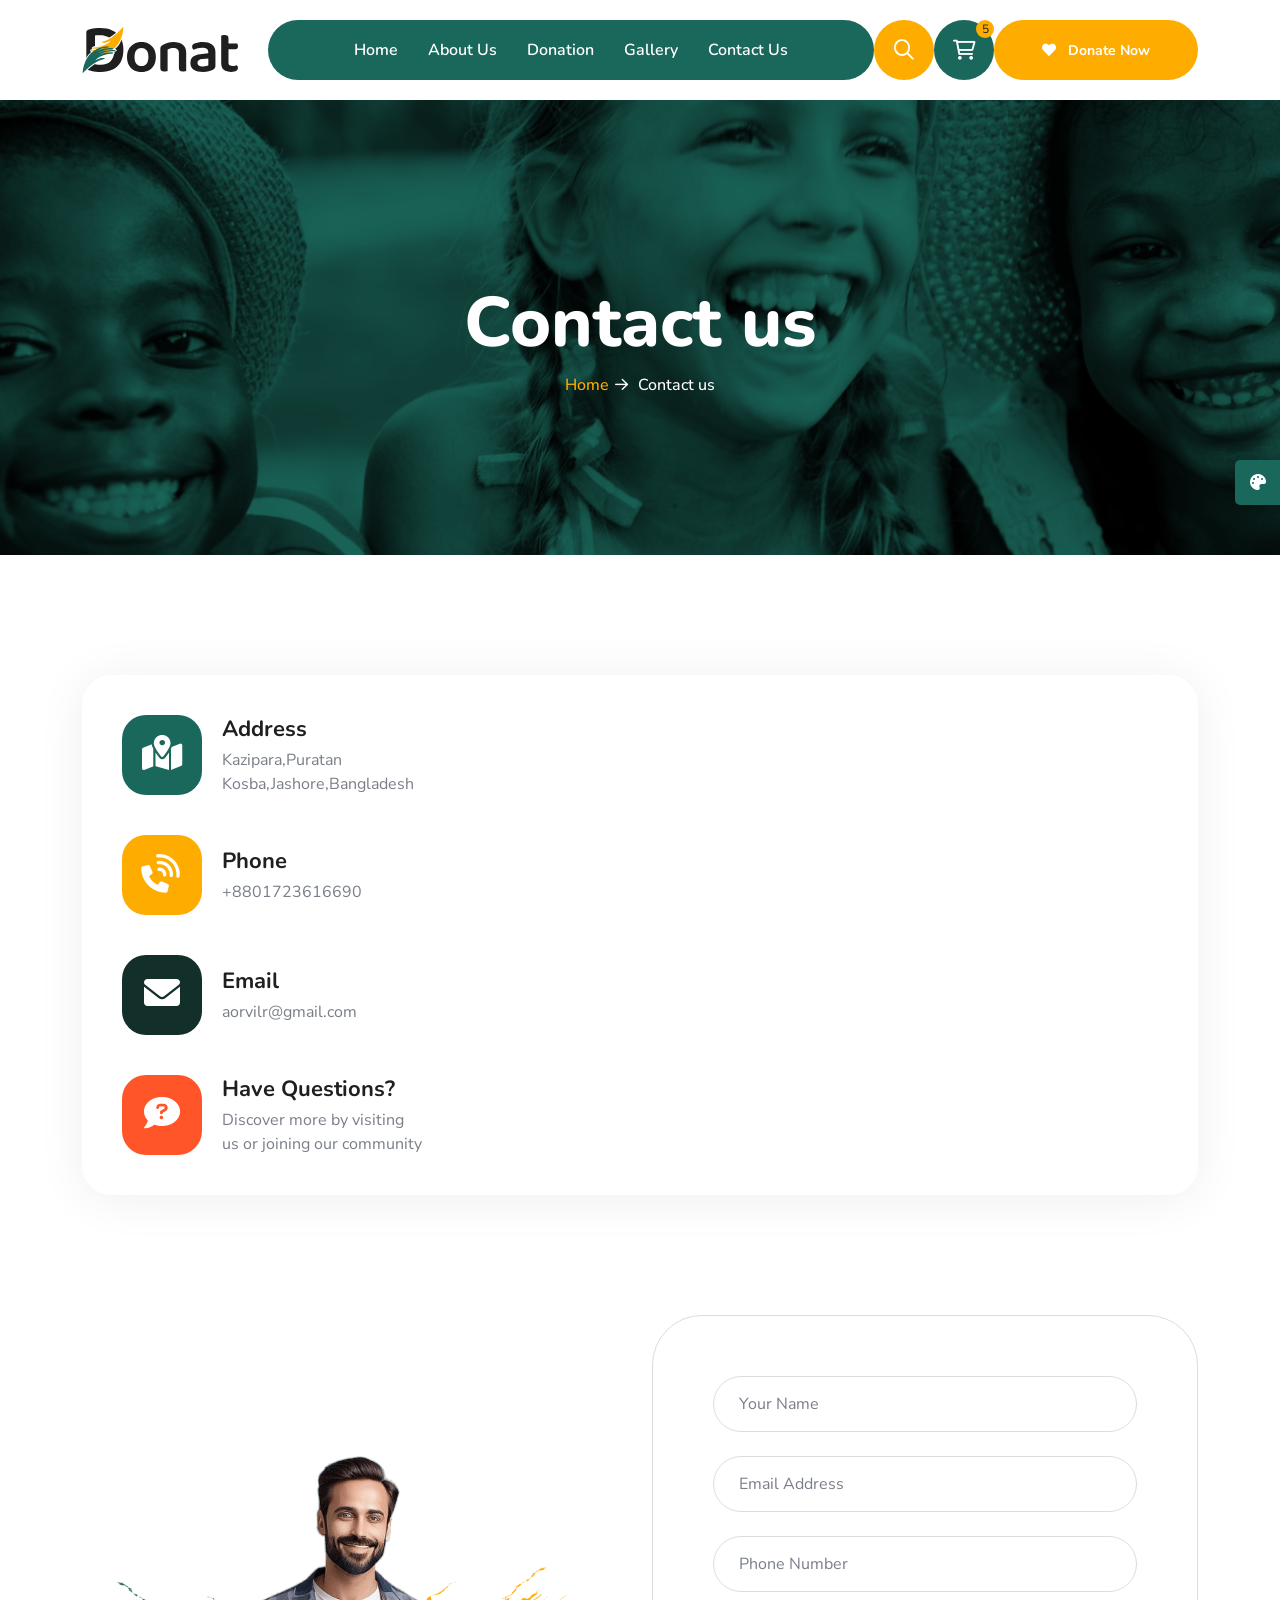
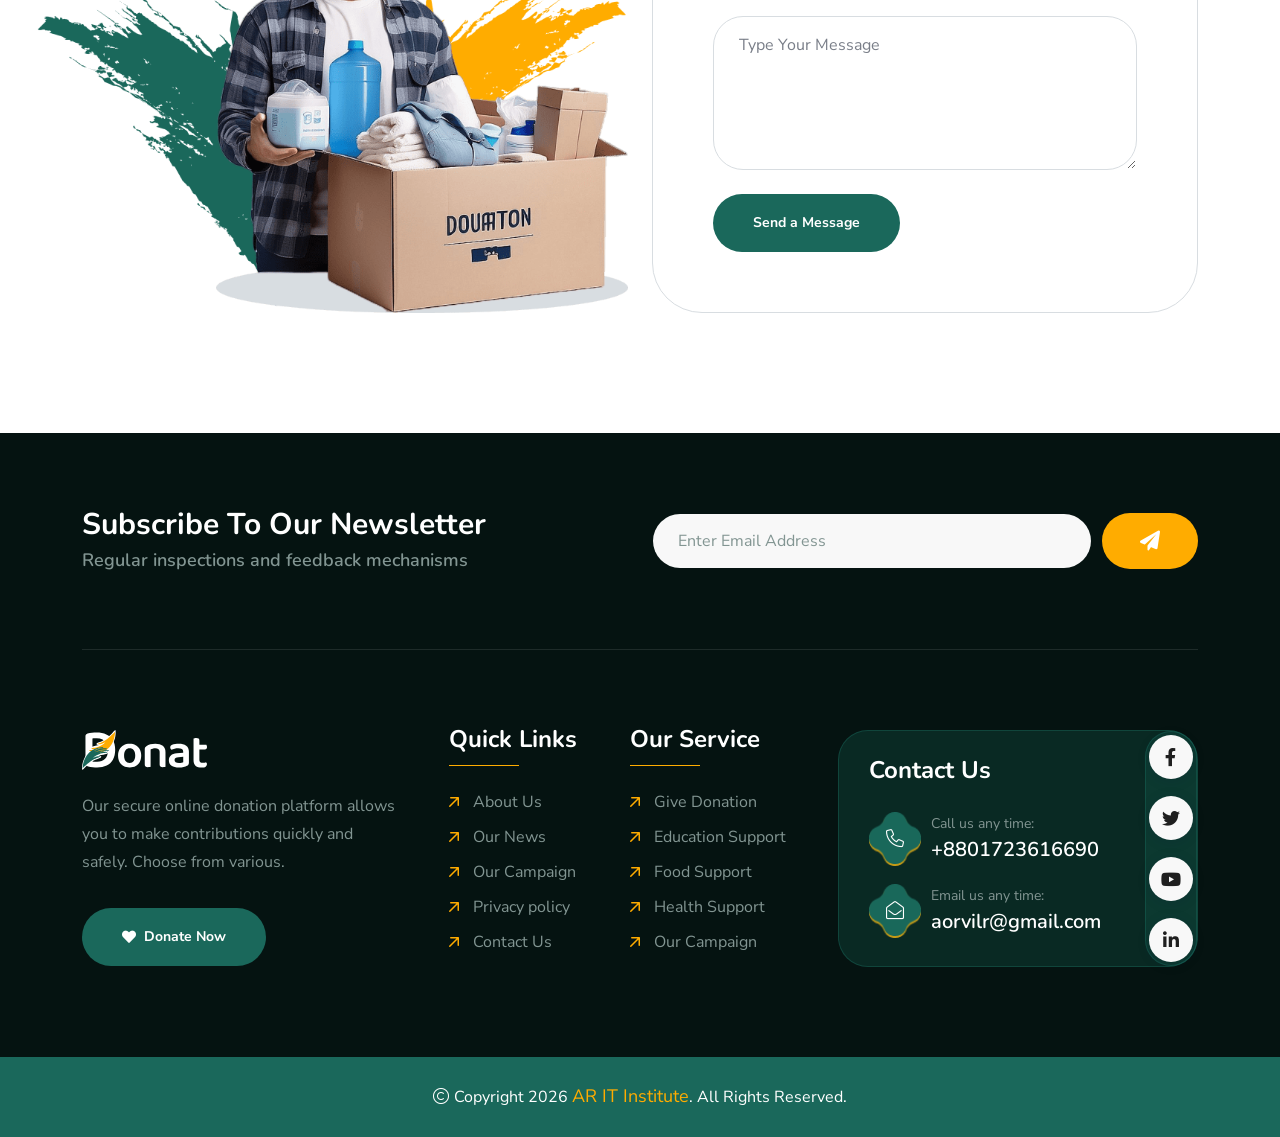
<file: contact.html>
<!doctype html>
<html class="no-js" lang="zxx" dir="ltr">


<head>
    <meta charset="utf-8">
    <meta http-equiv="x-ua-compatible" content="ie=edge">
    <title>Donat - Charity & Donation HTML Template - Contact us</title>
    <meta name="author" content="Donat">
    <meta name="description" content="Donat - Charity & Donation HTML Template">
    <meta name="keywords" content="Donat - Charity & Donation HTML Template">
    <meta name="robots" content="INDEX,FOLLOW">

    <!-- Mobile Specific Metas -->
    <meta name="viewport" content="width=device-width, initial-scale=1, shrink-to-fit=no">

    <!-- Favicons - Place favicon.ico in the root directory -->
    <link rel="apple-touch-icon" sizes="57x57" href="assets/img/favicons/apple-icon-57x57.png">
    <link rel="apple-touch-icon" sizes="60x60" href="assets/img/favicons/apple-icon-60x60.png">
    <link rel="apple-touch-icon" sizes="72x72" href="assets/img/favicons/apple-icon-72x72.png">
    <link rel="apple-touch-icon" sizes="76x76" href="assets/img/favicons/apple-icon-76x76.png">
    <link rel="apple-touch-icon" sizes="114x114" href="assets/img/favicons/apple-icon-114x114.png">
    <link rel="apple-touch-icon" sizes="120x120" href="assets/img/favicons/apple-icon-120x120.png">
    <link rel="apple-touch-icon" sizes="144x144" href="assets/img/favicons/apple-icon-144x144.png">
    <link rel="apple-touch-icon" sizes="152x152" href="assets/img/favicons/apple-icon-152x152.png">
    <link rel="apple-touch-icon" sizes="180x180" href="assets/img/favicons/apple-icon-180x180.png">
    <link rel="icon" type="image/png" sizes="192x192" href="assets/img/favicons/android-icon-192x192.png">
    <link rel="icon" type="image/png" sizes="32x32" href="assets/img/favicons/favicon-32x32.png">
    <link rel="icon" type="image/png" sizes="96x96" href="assets/img/favicons/favicon-96x96.png">
    <link rel="icon" type="image/png" sizes="16x16" href="assets/img/favicons/favicon-16x16.png">
    <link rel="manifest" href="assets/img/favicons/manifest.json">
    <meta name="msapplication-TileColor" content="#ffffff">
    <meta name="msapplication-TileImage" content="assets/img/favicons/ms-icon-144x144.png">
    <meta name="theme-color" content="#ffffff">

    <!--==============================
	  Google Fonts
	============================== -->
    <link rel="preconnect" href="https://fonts.googleapis.com/">
    <link rel="preconnect" href="https://fonts.gstatic.com/" crossorigin>
    <link href="https://fonts.googleapis.com/css2?family=Caveat:wght@400..700&amp;family=Nunito+Sans:ital,opsz,wght@0,6..12,200..1000;1,6..12,200..1000&amp;family=Nunito:ital,wght@0,200..1000;1,200..1000&amp;display=swap" rel="stylesheet">

    <!--==============================
	    All CSS File
	============================== -->
    <!-- Bootstrap -->
    <link rel="stylesheet" href="assets/css/bootstrap.min.css">
    <!-- Fontawesome Icon -->
    <link rel="stylesheet" href="assets/css/fontawesome.min.css">
    <!-- Magnific Popup -->
    <link rel="stylesheet" href="assets/css/magnific-popup.min.css">
    <!-- Swiper Js -->
    <link rel="stylesheet" href="assets/css/swiper-bundle.min.css">
    <!-- Theme Custom CSS -->
    <link rel="stylesheet" href="assets/css/style.css">

</head>

<body>

    <!--[if lte IE 9]>
    	<p class="browserupgrade">You are using an <strong>outdated</strong> browser. Please <a href="https://browsehappy.com/">upgrade your browser</a> to improve your experience and security.</p>
  	<![endif]-->


    <!--********************************
   		Code Start From Here 
	******************************** -->

    <!--==============================
     Preloader
  ==============================-->
    <div class="preloader ">
        <button class="th-btn style2 preloaderCls">Cancel Preloader </button>
        <div class="preloader-inner">
            <span class="loader">
                Donat
                <span class="loading-text">Donat</span>
            </span>
        </div>
    </div><!--==============================
    Sidemenu
============================== -->
    <div class="sidemenu-wrapper sidemenu-cart ">
        <div class="sidemenu-content">
            <button class="closeButton sideMenuCls"><i class="far fa-times"></i></button>
            <div class="widget woocommerce widget_shopping_cart">
                <h3 class="widget_title">Shopping cart</h3>
                <div class="widget_shopping_cart_content">
                    <ul class="woocommerce-mini-cart cart_list product_list_widget ">
                        <li class="woocommerce-mini-cart-item mini_cart_item">
                            <a href="#" class="remove remove_from_cart_button"><i class="far fa-times"></i></a>
                            <a href="#"><img src="assets/img/product/product_thumb_1_1.png" alt="Cart Image">Books</a>
                            <span class="quantity">1 ×
                                <span class="woocommerce-Price-amount amount">
                                    <span class="woocommerce-Price-currencySymbol">$</span>940.00</span>
                            </span>
                        </li>
                        <li class="woocommerce-mini-cart-item mini_cart_item">
                            <a href="#" class="remove remove_from_cart_button"><i class="far fa-times"></i></a>
                            <a href="#"><img src="assets/img/product/product_thumb_1_2.png" alt="Cart Image">Medicine</a>
                            <span class="quantity">1 ×
                                <span class="woocommerce-Price-amount amount">
                                    <span class="woocommerce-Price-currencySymbol">$</span>899.00</span>
                            </span>
                        </li>
                        <li class="woocommerce-mini-cart-item mini_cart_item">
                            <a href="#" class="remove remove_from_cart_button"><i class="far fa-times"></i></a>
                            <a href="#"><img src="assets/img/product/product_thumb_1_3.png" alt="Cart Image">Dress</a>
                            <span class="quantity">1 ×
                                <span class="woocommerce-Price-amount amount">
                                    <span class="woocommerce-Price-currencySymbol">$</span>756.00</span>
                            </span>
                        </li>
                        <li class="woocommerce-mini-cart-item mini_cart_item">
                            <a href="#" class="remove remove_from_cart_button"><i class="far fa-times"></i></a>
                            <a href="#"><img src="assets/img/product/product_thumb_1_4.png" alt="Cart Image">Chair</a>
                            <span class="quantity">1 ×
                                <span class="woocommerce-Price-amount amount">
                                    <span class="woocommerce-Price-currencySymbol">$</span>723.00</span>
                            </span>
                        </li>
                        <li class="woocommerce-mini-cart-item mini_cart_item">
                            <a href="#" class="remove remove_from_cart_button"><i class="far fa-times"></i></a>
                            <a href="#"><img src="assets/img/product/product_thumb_1_5.png" alt="Cart Image">Cloths</a>
                            <span class="quantity">1 ×
                                <span class="woocommerce-Price-amount amount">
                                    <span class="woocommerce-Price-currencySymbol">$</span>1080.00</span>
                            </span>
                        </li>
                    </ul>
                    <p class="woocommerce-mini-cart__total total">
                        <strong>Subtotal:</strong>
                        <span class="woocommerce-Price-amount amount">
                            <span class="woocommerce-Price-currencySymbol">$</span>4398.00</span>
                    </p>
                    <p class="woocommerce-mini-cart__buttons buttons">
                        <a href="cart.html" class="th-btn wc-forward">View cart</a>
                        <a href="checkout.html" class="th-btn checkout wc-forward">Checkout</a>
                    </p>
                </div>
            </div>
        </div>
    </div>
    <div class="popup-search-box d-none d-lg-block">
        <button class="searchClose"><i class="far fa-times"></i></button>
        <form action="#">
            <input type="text" placeholder="What are you looking for?">
            <button type="submit"><i class="fal fa-search"></i></button>
        </form>
    </div><!--==============================
    Mobile Menu
  ============================== -->
    <div class="th-menu-wrapper">
        <div class="th-menu-area text-center">
            <button class="th-menu-toggle"><i class="fal fa-times"></i></button>
            <div class="mobile-logo">
                <a href="index.html"><img src="assets/img/logo.svg" alt="Donat"></a>
            </div>
            <div class="th-mobile-menu">
                <ul>
                   <li class="">

                        <a href="index.html">Home</a>
                    </li>

                    <li><a href="about.html">About Us</a>

                    </li>

                    <li>
                        <a href="donation.html">Donation</a>
                    </li>

                    <li>
                        <a href="gallery.html">Gallery</a>
                    </li>

                    <li>
                        <a href="contact.html">Contact Us</a>
                    </li>    
                </ul>
            </div>
        </div>
    </div>
    <div class="color-scheme-wrap active">
        <button class="switchIcon"><i class="fa-solid fa-palette"></i></button>
        <h3 class="color-scheme-wrap-title text-center">Color Switcher</h3>
        <h4 class="color-scheme-wrap-subtitle text-center">Theme Color</h4>
        <div class="color-switch-btns">
            <button data-color="#1A685B"><i class="fa-solid fa-droplet"></i></button>
            <button data-color="#f34e3a"><i class="fa-solid fa-droplet"></i></button>
            <button data-color="#FF4857"><i class="fa-solid fa-droplet"></i></button>
            <button data-color="#3843C1"><i class="fa-solid fa-droplet"></i></button>
            <button data-color="#FF7E02"><i class="fa-solid fa-droplet"></i></button>
        </div>
        <h4 class="color-scheme-wrap-subtitle mt-20 text-center">Secondary Color</h4>
        <div class="secondary-color-switch-btns">
            <button data-secondary-color="#FFAC00"><i class="fa-solid fa-droplet"></i></button>
            <button data-secondary-color="#F41E1E"><i class="fa-solid fa-droplet"></i></button>
            <button data-secondary-color="#f34e3a"><i class="fa-solid fa-droplet"></i></button>
            <button data-secondary-color="#FF4857"><i class="fa-solid fa-droplet"></i></button>
            <button data-secondary-color="#3843C1"><i class="fa-solid fa-droplet"></i></button>
        </div>
    </div><!--==============================
	Header Area
==============================-->
    <header class="th-header header-layout1 onepage-nav">
        <div class="sticky-wrapper">
            <!-- Main Menu Area -->
            <div class="container">
                <div class="menu-area">
                    <div class="header-logo">
                        <a href="index.html"><img src="assets/img/logo.svg" alt="Donat"></a>
                    </div>
                    <div class="menu-area-wrap">
                        <nav class="main-menu d-none d-lg-block">
                            <ul>
                                <li class="">

                        <a href="index.html">Home</a>
                    </li>

                    <li><a href="about.html">About Us</a>

                    </li>

                    <li>
                        <a href="donation.html">Donation</a>
                    </li>

                    <li>
                        <a href="gallery.html">Gallery</a>
                    </li>

                    <li>
                        <a href="contact.html">Contact Us</a>
                    </li>
                            </ul>
                        </nav>
                        <p class="header-notice"><img class="me-1" src="assets/img/icon/heart-icon.svg" alt="img">Are you ready to help them? Let’s become a volunteers...</p>
                    </div>
                    <div class="header-button">
                        <button type="button" class="icon-btn style2 searchBoxToggler d-lg-block d-none"><i class="far fa-search"></i></button>
                        <button type="button" class="icon-btn sideMenuToggler">
                            <span class="badge">5</span>
                            <i class="fa-regular fa-cart-shopping"></i>
                        </button>
                        <a href="contact.html" class="th-btn style3 d-xl-block d-none"><i class="fas fa-heart me-2"></i> Donate Now</a>
                        <button type="button" class="icon-btn th-menu-toggle d-lg-none"><i class="far fa-bars"></i></button>
                    </div>
                </div>
            </div>
        </div>
    </header>




    <!--==============================
    Breadcumb
============================== -->
    <div class="breadcumb-wrapper " data-bg-src="assets/img/bg/breadcumb-bg.jpg" data-overlay="theme">
        <div class="container">
            <div class="breadcumb-content">
                <h1 class="breadcumb-title">Contact us</h1>
                <ul class="breadcumb-menu">
                    <li><a href="index.html">Home</a></li>
                    <li>Contact us</li>
                </ul>
            </div>
        </div>
    </div><!--==============================
Contact Area   
==============================-->
    <div class="space overflow-hidden contact-area-1 position-relative z-index-common" id="contact-sec">
        <div class="container">
            <div class="contact-wrap1">
                <div class="row gx-60 gy-40">
                    <div class="col-xl-4 col-lg-5">
                        <div class="contact-feature">
                            <div class="box-icon">
                                <i class="fas fa-map-location-dot"></i>
                            </div>
                            <div class="media-body">
                                <h3 class="box-title">Address</h3>
                                <p class="box-text">
                                  Kazipara,Puratan Kosba,Jashore,Bangladesh
                                </p>
                            </div>
                        </div>
                        <div class="contact-feature">
                            <div class="box-icon" data-theme-color="#FFAC00">
                                <i class="fas fa-phone-volume"></i>
                            </div>
                            <div class="media-body">
                                <h3 class="box-title">Phone</h3>
                                <!-- <p class="box-text"><a href="tel:+8801827590650">+8801827590650</a></p> -->
                                <p class="box-text"><a href="tel:+8801723616690">+8801723616690</a></p>
                            </div>
                        </div>
                        <div class="contact-feature">
                            <div class="box-icon" data-theme-color="#122F2A">
                                <i class="fas fa-envelope"></i>
                            </div>
                            <div class="media-body">
                                <h3 class="box-title">Email</h3>
                                <p class="box-text"><a href="aorvilr@gmail.com">aorvilr@gmail.com</a></p>
                                <!-- <p class="box-text"><a href="mailto:allinfo@donet.com">aorvilr@gmail.com</a></p> -->
                            </div>
                        </div>
                        <div class="contact-feature" data-theme-color="#FF5528">
                            <div class="box-icon">
                                <i class="fas fa-comment-question"></i>
                            </div>
                            <div class="media-body">
                                <h3 class="box-title">Have Questions?</h3>
                                <p class="box-text">Discover more by visiting us or joining our community</p>
                            </div>
                        </div>
                    </div>
                    <div class="col-xl-8 col-lg-7">
                        <div class="contact-map">
                            <iframe src="https://www.google.com/maps/embed?pb=!1m18!1m12!1m3!1d3644.7310056272386!2d89.2286059153658!3d24.00527418490799!2m3!1f0!2f0!3f0!3m2!1i1024!2i768!4f13.1!3m3!1m2!1s0x39fe9b97badc6151%3A0x30b048c9fb2129bc!2sAngfuztheme!5e0!3m2!1sen!2sbd!4v1651028958211!5m2!1sen!2sbd" allowfullscreen="" loading="lazy"></iframe>
                        </div>
                    </div>
                </div>
            </div>
            <div class="contact-page-form-wrap space-top">
                <div class="row gy-40">
                    <div class="col-xl-6 align-self-end">
                        <div class="contact-thumb1-1">
                            <img src="assets/img/normal/contact_1_1.png" alt="img">
                        </div>
                    </div>
                    <div class="col-xl-6">
                        <!--==============================
Contact Area  
==============================-->
                        <div class="contact-form-v1 contact-page-form">
                            <form action="https://html.themehour.net/donat/demo/mail.php" method="POST" class="contact-form style-border ajax-contact">
                                <div class="row">
                                    <div class="form-group style-border col-12">
                                        <input type="text" class="form-control" name="name" id="name" placeholder="Your Name">
                                    </div>
                                    <div class="form-group style-border col-12">
                                        <input type="email" class="form-control" name="email" id="email" placeholder="Email Address">
                                    </div>
                                    <div class="form-group style-border col-12">
                                        <input type="number" class="form-control" name="number" id="number" placeholder="Phone Number">
                                    </div>
                                    <div class="form-group style-border col-12">
                                        <textarea name="message" id="message" cols="30" rows="3" class="form-control" placeholder="Type Your Message"></textarea>
                                    </div>
                                    <div class="form-btn col-12">
                                        <button class="th-btn">Send a Message</button>
                                    </div>
                                </div>
                                <p class="form-messages mb-0 mt-3"></p>
                            </form>
                        </div>
                    </div>
                </div>
            </div>
        </div>
    </div>
    <!--==============================
	Footer Area
==============================-->
    <footer class="footer-wrapper footer-default" data-bg-src="assets/img/bg/footer-default-bg-mask.png">
        <div class="footer-bg-shape2 shape-mockup jump" data-top="20%" data-right="0">
            <img src="assets/img/shape/footer-bg-shape3.png" alt="img">
        </div>
        <div class="footer-bg-shape3 shape-mockup d-none" data-bottom="0" data-right="0">
            <img src="assets/img/shape/footer-bg-shape2.png" alt="img">
        </div>
        <div class="footer-top">
            <div class="container">
                <div class="subscribe-box">
                    <div class="row gy-40 align-items-center justify-content-center">
                        <div class="col-xl-6">
                            <h4 class="subscribe-box_title">Subscribe to Our Newsletter</h4>
                            <p class="subscribe-box_text">Regular inspections and feedback mechanisms</p>
                        </div>
                        <div class="col-xl-6 col-lg-8">
                            <form class="newsletter-form">
                                <div class="form-group">
                                    <input class="form-control" type="email" placeholder="Enter Email Address" required="">
                                </div>
                                <button type="submit" class="th-btn style3"><i class="fas fa-paper-plane"></i></button>
                            </form>
                        </div>
                    </div>
                </div>
            </div>
        </div>
        <div class="widget-area">
            <div class="container">
                <div class="row justify-content-between">
                    <div class="col-md-6 col-xl-auto">
                        <div class="widget footer-widget">
                            <div class="th-widget-about">
                                <div class="about-logo">
                                    <a href="index.html"><img src="assets/img/logo-white.svg" alt="Donat"></a>
                                </div>
                                <p class="about-text"> Our secure online donation platform allows you to make contributions quickly and safely. Choose from various.</p>
                                <a href="contact.html" class="th-btn"><i class="fas fa-heart me-2"></i> Donate Now</a>
                            </div>
                        </div>
                    </div>
                    <div class="col-sm-6 col-xl-auto">
                        <div class="widget widget_nav_menu footer-widget">
                            <h3 class="widget_title">Quick Links</h3>
                            <div class="menu-all-pages-container">
                                <ul class="menu">
                                    <li><a href="about.html">About Us</a></li>
                                    <li><a href="blog.html">Our News</a></li>
                                    <li><a href="about.html">Our Campaign</a></li>
                                    <li><a href="contact.html">Privacy policy</a></li>
                                    <li><a href="contact.html">Contact Us</a></li>
                                </ul>
                            </div>
                        </div>
                    </div>
                    <div class="col-sm-6 col-xl-auto">
                        <div class="widget widget_nav_menu footer-widget">
                            <h3 class="widget_title">Our Service</h3>
                            <div class="menu-all-pages-container">
                                <ul class="menu">
                                    <li><a href="donate-now.html">Give Donation</a></li>
                                    <li><a href="faq.html">Education Support</a></li>
                                    <li><a href="faq.html">Food Support</a></li>
                                    <li><a href="faq.html">Health Support</a></li>
                                    <li><a href="gallery.html">Our Campaign </a></li>
                                </ul>
                            </div>
                        </div>
                    </div>
                    <div class="col-md-6 col-xl-auto">
                        <div class="widget footer-widget">
                            <div class="th-widget-contact">
                                <h3 class="widget_title">Contact Us</h3>
                                <div class="info-card">
                                    <div class="box-icon">
                                        <i class="fal fa-phone"></i>
                                        <div class="bg-shape1" data-mask-src="assets/img/shape/info_card_icon_bg_shape_1_1.png"></div>
                                        <div class="bg-shape2" data-mask-src="assets/img/shape/info_card_icon_bg_shape_1_1.png"></div>
                                    </div>
                                    <div class="box-content">
                                        <p class="box-text">Call us any time:</p>
                                        <h4 class="box-title"><a href="Mob:8801723616690">+8801723616690</a></h4>
                                    </div>
                                </div>
                                <div class="info-card">
                                    <div class="box-icon">
                                        <i class="fal fa-envelope-open"></i>
                                        <div class="bg-shape1" data-mask-src="assets/img/shape/info_card_icon_bg_shape_1_1.png"></div>
                                        <div class="bg-shape2" data-mask-src="assets/img/shape/info_card_icon_bg_shape_1_1.png"></div>
                                    </div>
                                    <div class="box-content">
                                        <p class="box-text">Email us any time:</p>
                                        <h4 class="box-title"><a href="mailto:aorvilr@gmail.com">aorvilr@gmail.com</a></h4>
                                    </div>
                                </div>
                                <div class="th-social style2">
                                    <a href="https://www.facebook.com/"><i class="fab fa-facebook-f"></i></a>
                                    <a href="https://www.twitter.com/"><i class="fab fa-twitter"></i></a>
                                    <a href="https://www.youtube.com/"><i class="fab fa-youtube"></i></a>
                                    <a href="https://www.linkedin.com/"><i class="fab fa-linkedin-in"></i></a>
                                </div>
                            </div>
                        </div>
                    </div>
                </div>
            </div>
        </div>
        <div class="copyright-wrap">
            <div class="container">
                <div class="row justify-content-center gy-3 align-items-center">
                    <div class="col-lg-12">
                        <p class="copyright-text text-center">
                            <i class="fal fa-copyright"></i> Copyright 2026 <a href="index.html">AR IT Institute</a>. All Rights Reserved.
                        </p>
                    </div>
                </div>
            </div>
        </div>
    </footer>

    <!--********************************
			Code End  Here 
	******************************** -->

    <!-- Scroll To Top -->
    <div class="scroll-top">
        <svg class="progress-circle svg-content" width="100%" height="100%" viewBox="-1 -1 102 102">
            <path d="M50,1 a49,49 0 0,1 0,98 a49,49 0 0,1 0,-98" style="transition: stroke-dashoffset 10ms linear 0s; stroke-dasharray: 307.919, 307.919; stroke-dashoffset: 307.919;"></path>
        </svg>
    </div>

    <!--==============================
    All Js File
============================== -->
    <!-- Jquery -->
    <script src="assets/js/vendor/jquery-3.7.1.min.js"></script>
    <!-- Swiper Js -->
    <script src="assets/js/swiper-bundle.min.js"></script>
    <!-- Bootstrap -->
    <script src="assets/js/bootstrap.min.js"></script>
    <!-- Magnific Popup -->
    <script src="assets/js/jquery.magnific-popup.min.js"></script>
    <!-- Counter Up -->
    <script src="assets/js/jquery.counterup.min.js"></script>
    <!-- Range Slider -->
    <script src="assets/js/jquery-ui.min.js"></script>
    <!-- Isotope Filter -->
    <script src="assets/js/imagesloaded.pkgd.min.js"></script>
    <script src="assets/js/isotope.pkgd.min.js"></script>

    <!-- Main Js File -->
    <script src="assets/js/main.js"></script>
</body>


</html>
</file>
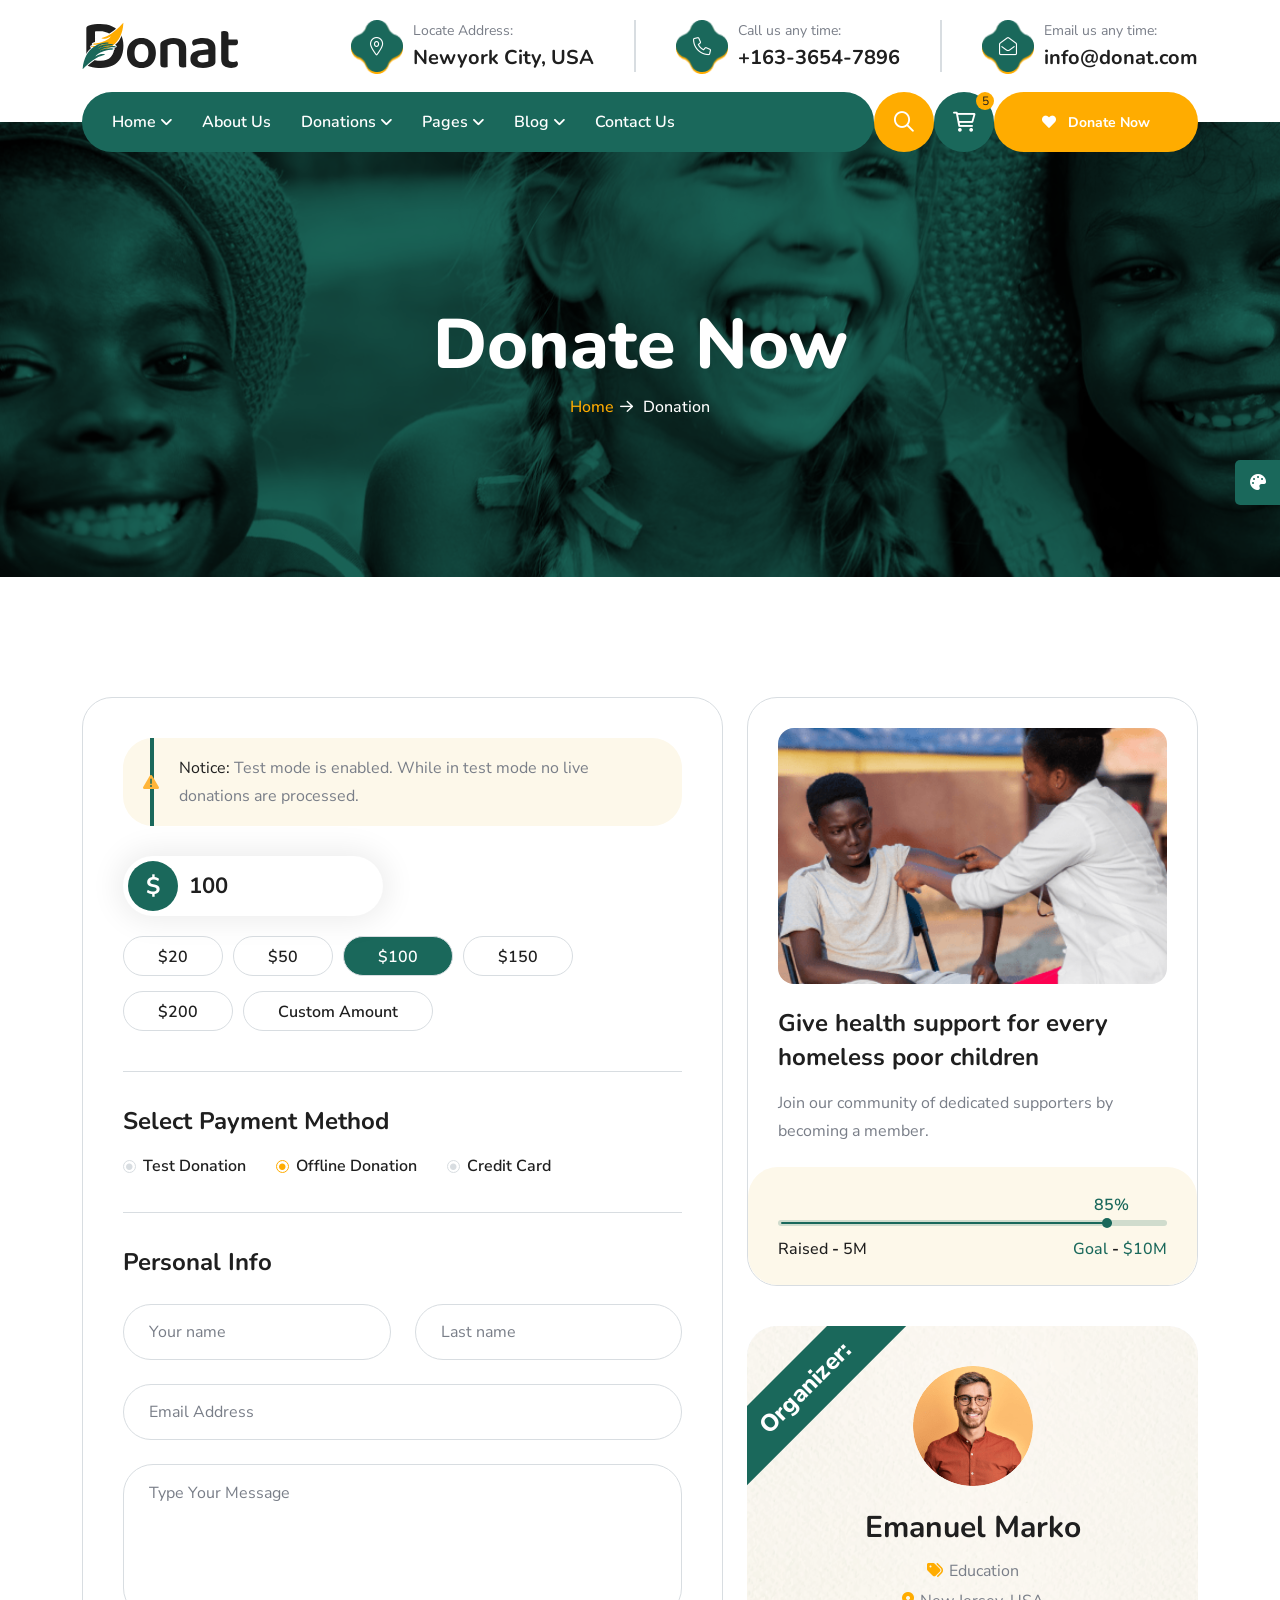
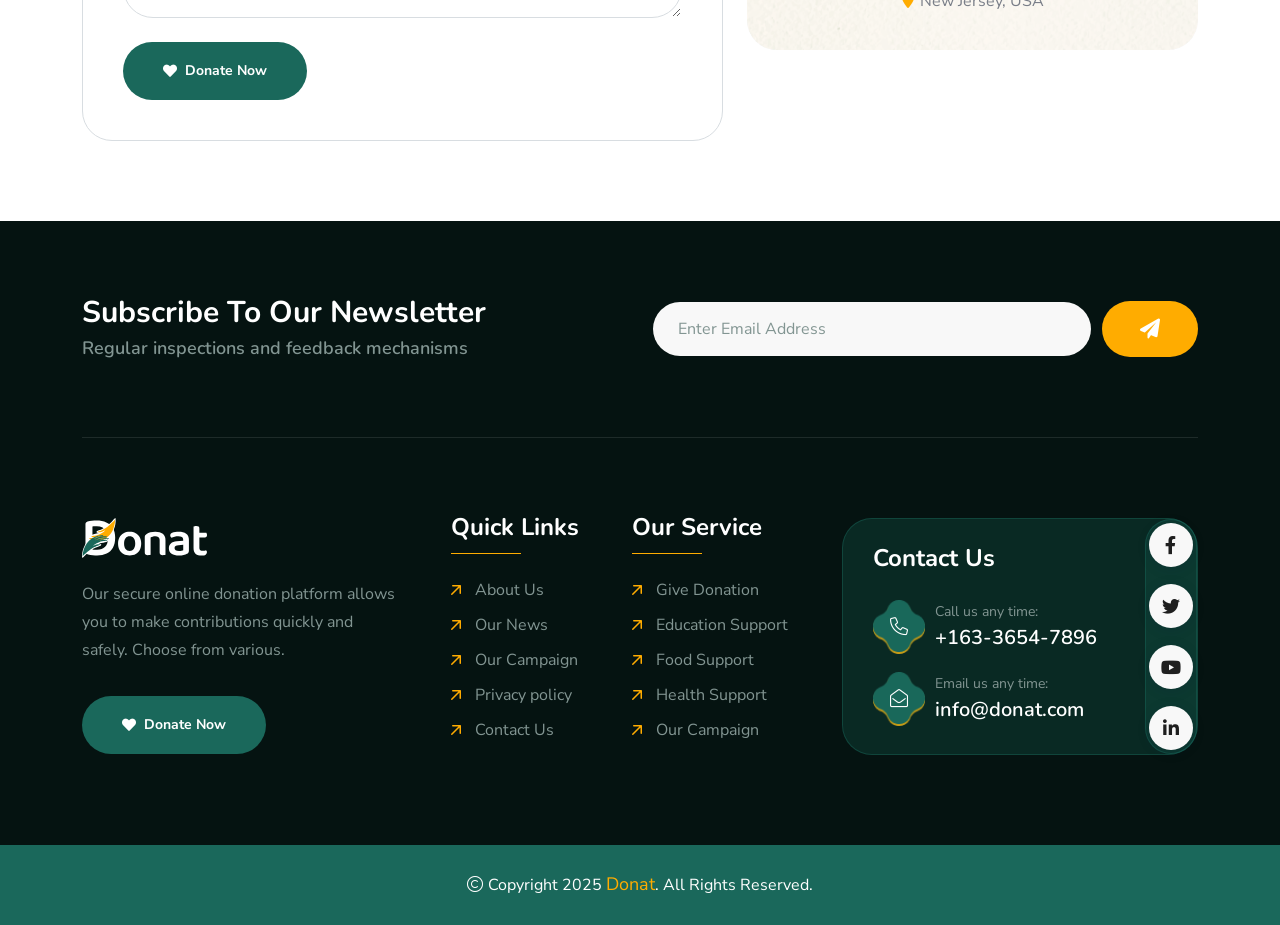
<file: donate-now.html>
<!doctype html>
<html class="no-js" lang="zxx" dir="ltr">


<head>
    <meta charset="utf-8">
    <meta http-equiv="x-ua-compatible" content="ie=edge">
    <title>Donat - Charity & Donation HTML Template - Donate Now</title>
    <meta name="author" content="Donat">
    <meta name="description" content="Donat - Charity & Donation HTML Template">
    <meta name="keywords" content="Donat - Charity & Donation HTML Template">
    <meta name="robots" content="INDEX,FOLLOW">

    <!-- Mobile Specific Metas -->
    <meta name="viewport" content="width=device-width, initial-scale=1, shrink-to-fit=no">

    <!-- Favicons - Place favicon.ico in the root directory -->
    <link rel="apple-touch-icon" sizes="57x57" href="assets/img/favicons/apple-icon-57x57.png">
    <link rel="apple-touch-icon" sizes="60x60" href="assets/img/favicons/apple-icon-60x60.png">
    <link rel="apple-touch-icon" sizes="72x72" href="assets/img/favicons/apple-icon-72x72.png">
    <link rel="apple-touch-icon" sizes="76x76" href="assets/img/favicons/apple-icon-76x76.png">
    <link rel="apple-touch-icon" sizes="114x114" href="assets/img/favicons/apple-icon-114x114.png">
    <link rel="apple-touch-icon" sizes="120x120" href="assets/img/favicons/apple-icon-120x120.png">
    <link rel="apple-touch-icon" sizes="144x144" href="assets/img/favicons/apple-icon-144x144.png">
    <link rel="apple-touch-icon" sizes="152x152" href="assets/img/favicons/apple-icon-152x152.png">
    <link rel="apple-touch-icon" sizes="180x180" href="assets/img/favicons/apple-icon-180x180.png">
    <link rel="icon" type="image/png" sizes="192x192" href="assets/img/favicons/android-icon-192x192.png">
    <link rel="icon" type="image/png" sizes="32x32" href="assets/img/favicons/favicon-32x32.png">
    <link rel="icon" type="image/png" sizes="96x96" href="assets/img/favicons/favicon-96x96.png">
    <link rel="icon" type="image/png" sizes="16x16" href="assets/img/favicons/favicon-16x16.png">
    <link rel="manifest" href="assets/img/favicons/manifest.json">
    <meta name="msapplication-TileColor" content="#ffffff">
    <meta name="msapplication-TileImage" content="assets/img/favicons/ms-icon-144x144.png">
    <meta name="theme-color" content="#ffffff">

    <!--==============================
	  Google Fonts
	============================== -->
    <link rel="preconnect" href="https://fonts.googleapis.com/">
    <link rel="preconnect" href="https://fonts.gstatic.com/" crossorigin>
    <link href="https://fonts.googleapis.com/css2?family=Caveat:wght@400..700&amp;family=Nunito+Sans:ital,opsz,wght@0,6..12,200..1000;1,6..12,200..1000&amp;family=Nunito:ital,wght@0,200..1000;1,200..1000&amp;display=swap" rel="stylesheet">

    <!--==============================
	    All CSS File
	============================== -->
    <!-- Bootstrap -->
    <link rel="stylesheet" href="assets/css/bootstrap.min.css">
    <!-- Fontawesome Icon -->
    <link rel="stylesheet" href="assets/css/fontawesome.min.css">
    <!-- Magnific Popup -->
    <link rel="stylesheet" href="assets/css/magnific-popup.min.css">
    <!-- Swiper Js -->
    <link rel="stylesheet" href="assets/css/swiper-bundle.min.css">
    <!-- Theme Custom CSS -->
    <link rel="stylesheet" href="assets/css/style.css">

</head>

<body>

    <!--[if lte IE 9]>
    	<p class="browserupgrade">You are using an <strong>outdated</strong> browser. Please <a href="https://browsehappy.com/">upgrade your browser</a> to improve your experience and security.</p>
  	<![endif]-->


    <!--********************************
   		Code Start From Here 
	******************************** -->

    <!--==============================
     Preloader
  ==============================-->
    <div class="preloader ">
        <button class="th-btn style2 preloaderCls">Cancel Preloader </button>
        <div class="preloader-inner">
            <span class="loader">
                Donat
                <span class="loading-text">Donat</span>
            </span>
        </div>
    </div><!--==============================
    Sidemenu
============================== -->
    <div class="sidemenu-wrapper sidemenu-cart ">
        <div class="sidemenu-content">
            <button class="closeButton sideMenuCls"><i class="far fa-times"></i></button>
            <div class="widget woocommerce widget_shopping_cart">
                <h3 class="widget_title">Shopping cart</h3>
                <div class="widget_shopping_cart_content">
                    <ul class="woocommerce-mini-cart cart_list product_list_widget ">
                        <li class="woocommerce-mini-cart-item mini_cart_item">
                            <a href="#" class="remove remove_from_cart_button"><i class="far fa-times"></i></a>
                            <a href="#"><img src="assets/img/product/product_thumb_1_1.png" alt="Cart Image">Books</a>
                            <span class="quantity">1 ×
                                <span class="woocommerce-Price-amount amount">
                                    <span class="woocommerce-Price-currencySymbol">$</span>940.00</span>
                            </span>
                        </li>
                        <li class="woocommerce-mini-cart-item mini_cart_item">
                            <a href="#" class="remove remove_from_cart_button"><i class="far fa-times"></i></a>
                            <a href="#"><img src="assets/img/product/product_thumb_1_2.png" alt="Cart Image">Medicine</a>
                            <span class="quantity">1 ×
                                <span class="woocommerce-Price-amount amount">
                                    <span class="woocommerce-Price-currencySymbol">$</span>899.00</span>
                            </span>
                        </li>
                        <li class="woocommerce-mini-cart-item mini_cart_item">
                            <a href="#" class="remove remove_from_cart_button"><i class="far fa-times"></i></a>
                            <a href="#"><img src="assets/img/product/product_thumb_1_3.png" alt="Cart Image">Dress</a>
                            <span class="quantity">1 ×
                                <span class="woocommerce-Price-amount amount">
                                    <span class="woocommerce-Price-currencySymbol">$</span>756.00</span>
                            </span>
                        </li>
                        <li class="woocommerce-mini-cart-item mini_cart_item">
                            <a href="#" class="remove remove_from_cart_button"><i class="far fa-times"></i></a>
                            <a href="#"><img src="assets/img/product/product_thumb_1_4.png" alt="Cart Image">Chair</a>
                            <span class="quantity">1 ×
                                <span class="woocommerce-Price-amount amount">
                                    <span class="woocommerce-Price-currencySymbol">$</span>723.00</span>
                            </span>
                        </li>
                        <li class="woocommerce-mini-cart-item mini_cart_item">
                            <a href="#" class="remove remove_from_cart_button"><i class="far fa-times"></i></a>
                            <a href="#"><img src="assets/img/product/product_thumb_1_5.png" alt="Cart Image">Cloths</a>
                            <span class="quantity">1 ×
                                <span class="woocommerce-Price-amount amount">
                                    <span class="woocommerce-Price-currencySymbol">$</span>1080.00</span>
                            </span>
                        </li>
                    </ul>
                    <p class="woocommerce-mini-cart__total total">
                        <strong>Subtotal:</strong>
                        <span class="woocommerce-Price-amount amount">
                            <span class="woocommerce-Price-currencySymbol">$</span>4398.00</span>
                    </p>
                    <p class="woocommerce-mini-cart__buttons buttons">
                        <a href="cart.html" class="th-btn wc-forward">View cart</a>
                        <a href="checkout.html" class="th-btn checkout wc-forward">Checkout</a>
                    </p>
                </div>
            </div>
        </div>
    </div>
    <div class="popup-search-box d-none d-lg-block">
        <button class="searchClose"><i class="far fa-times"></i></button>
        <form action="#">
            <input type="text" placeholder="What are you looking for?">
            <button type="submit"><i class="fal fa-search"></i></button>
        </form>
    </div><!--==============================
    Mobile Menu
  ============================== -->
    <div class="th-menu-wrapper">
        <div class="th-menu-area text-center">
            <button class="th-menu-toggle"><i class="fal fa-times"></i></button>
            <div class="mobile-logo">
                <a href="index.html"><img src="assets/img/logo.svg" alt="Donat"></a>
            </div>
            <div class="th-mobile-menu">
                <ul>
                    <li class="menu-item-has-children">
                        <a href="index.html">Home</a>
                        <ul class="sub-menu">
                            <li class="menu-item-has-children">
                                <a href="#">Multipage</a>
                                <ul class="sub-menu">
                                    <li><a href="index.html">Home One</a></li>
                                    <li><a href="home-2.html">Home Two</a></li>
                                    <li><a href="home-3.html">Home Three</a></li>
                                    <li><a href="home-4.html">Home Four</a></li>
                                    <li><a href="home-5.html">Home Five</a></li>
                                </ul>
                            </li>
                            <li class="menu-item-has-children">
                                <a href="#">Onepage</a>
                                <ul class="sub-menu">
                                    <li><a href="home-1-op.html">Home One</a></li>
                                    <li><a href="home-2-op.html">Home Two</a></li>
                                    <li><a href="home-3-op.html">Home Three</a></li>
                                    <li><a href="home-4-op.html">Home Four</a></li>
                                    <li><a href="home-5-op.html">Home Five</a></li>
                                </ul>
                            </li>
                            <li class="menu-item-has-children">
                                <a href="#">RTL</a>
                                <ul class="sub-menu">
                                    <li><a href="home-1-rtl.html">Home One</a></li>
                                    <li><a href="home-2-rtl.html">Home Two</a></li>
                                    <li><a href="home-3-rtl.html">Home Three</a></li>
                                    <li><a href="home-4-rtl.html">Home Four</a></li>
                                    <li><a href="home-5-rtl.html">Home Five</a></li>
                                </ul>
                            </li>
                        </ul>
                    </li>
                    <li><a href="about.html">About Us</a></li>
                    <li class="menu-item-has-children">
                        <a href="#">Donations</a>
                        <ul class="sub-menu">
                            <li><a href="donation.html">Donations</a></li>
                            <li><a href="donation-details.html">Donation Details</a></li>
                            <li><a href="donate-now.html">Donate Now</a></li>
                        </ul>
                    </li>
                    <li class="menu-item-has-children">
                        <a href="#">Pages</a>
                        <ul class="sub-menu">
                            <li class="menu-item-has-children">
                                <a href="#">Shop</a>
                                <ul class="sub-menu">
                                    <li><a href="shop.html">Shop</a></li>
                                    <li><a href="shop-details.html">Shop Details</a></li>
                                    <li><a href="cart.html">Cart Page</a></li>
                                    <li><a href="checkout.html">Checkout</a></li>
                                    <li><a href="wishlist.html">Wishlist</a></li>
                                </ul>
                            </li>
                            <li><a href="team.html">Volunteers</a></li>
                            <li><a href="team-details.html">Volunteer Details</a></li>
                            <li><a href="add-team.html">Become A Volunteer</a></li>
                            <li><a href="gallery.html">Gallery</a></li>
                            <li><a href="pricing.html">Pricing</a></li>
                            <li><a href="faq.html">FAQS</a></li>
                            <li><a href="testimonial.html">Testimonials</a></li>
                            <li><a href="error.html">Error Page</a></li>
                        </ul>
                    </li>
                    <li class="menu-item-has-children">
                        <a href="#">Blog</a>
                        <ul class="sub-menu">
                            <li><a href="blog.html">Blog</a></li>
                            <li><a href="blog-details.html">Blog Details</a></li>
                        </ul>
                    </li>
                    <li>
                        <a href="contact.html">Contact Us</a>
                    </li>
                </ul>
            </div>
        </div>
    </div>
    <div class="color-scheme-wrap active">
        <button class="switchIcon"><i class="fa-solid fa-palette"></i></button>
        <h3 class="color-scheme-wrap-title text-center">Color Switcher</h3>
        <h4 class="color-scheme-wrap-subtitle text-center">Theme Color</h4>
        <div class="color-switch-btns">
            <button data-color="#1A685B"><i class="fa-solid fa-droplet"></i></button>
            <button data-color="#f34e3a"><i class="fa-solid fa-droplet"></i></button>
            <button data-color="#FF4857"><i class="fa-solid fa-droplet"></i></button>
            <button data-color="#3843C1"><i class="fa-solid fa-droplet"></i></button>
            <button data-color="#FF7E02"><i class="fa-solid fa-droplet"></i></button>
        </div>
        <h4 class="color-scheme-wrap-subtitle mt-20 text-center">Secondary Color</h4>
        <div class="secondary-color-switch-btns">
            <button data-secondary-color="#FFAC00"><i class="fa-solid fa-droplet"></i></button>
            <button data-secondary-color="#F41E1E"><i class="fa-solid fa-droplet"></i></button>
            <button data-secondary-color="#f34e3a"><i class="fa-solid fa-droplet"></i></button>
            <button data-secondary-color="#FF4857"><i class="fa-solid fa-droplet"></i></button>
            <button data-secondary-color="#3843C1"><i class="fa-solid fa-droplet"></i></button>
        </div>
    </div><!--==============================
	Header Area
==============================-->
    <header class="th-header header-default">
        <div class="menu-top">
            <div class="container">
                <div class="row justify-content-center justify-content-lg-between align-items-center gy-2">
                    <div class="col-auto d-none d-lg-block">
                        <div class="header-logo">
                            <a href="index.html"><img src="assets/img/logo.svg" alt="Donat"></a>
                        </div>
                    </div>
                    <div class="col-auto d-none d-md-block">
                        <div class="info-card-wrap">
                            <div class="info-card">
                                <div class="box-icon">
                                    <i class="fal fa-map-marker-alt"></i>
                                    <div class="bg-shape1" data-mask-src="assets/img/shape/info_card_icon_bg_shape_1_1.png"></div>
                                    <div class="bg-shape2" data-mask-src="assets/img/shape/info_card_icon_bg_shape_1_1.png"></div>
                                </div>
                                <div class="box-content">
                                    <p class="box-text">Locate Address:</p>
                                    <h4 class="box-title"><a href="https://www.google.com/maps">Newyork City, USA</a></h4>
                                </div>
                            </div>
                            <div class="info-card">
                                <div class="box-icon">
                                    <i class="fal fa-phone"></i>
                                    <div class="bg-shape1" data-mask-src="assets/img/shape/info_card_icon_bg_shape_1_1.png"></div>
                                    <div class="bg-shape2" data-mask-src="assets/img/shape/info_card_icon_bg_shape_1_1.png"></div>
                                </div>
                                <div class="box-content">
                                    <p class="box-text">Call us any time:</p>
                                    <h4 class="box-title"><a href="tel:16336547896">+163-3654-7896</a></h4>
                                </div>
                            </div>
                            <div class="info-card">
                                <div class="box-icon">
                                    <i class="fal fa-envelope-open"></i>
                                    <div class="bg-shape1" data-mask-src="assets/img/shape/info_card_icon_bg_shape_1_1.png"></div>
                                    <div class="bg-shape2" data-mask-src="assets/img/shape/info_card_icon_bg_shape_1_1.png"></div>
                                </div>
                                <div class="box-content">
                                    <p class="box-text">Email us any time:</p>
                                    <h4 class="box-title"><a href="mailto:info@donat.com">info@donat.com</a></h4>
                                </div>
                            </div>
                        </div>
                    </div>
                    <div class="col-auto header-social-col">
                        <div class="th-social">
                            <a href="https://www.facebook.com/"><i class="fab fa-facebook-f"></i></a>
                            <a href="https://www.twitter.com/"><i class="fab fa-twitter"></i></a>
                            <a href="https://www.youtube.com/"><i class="fab fa-youtube"></i></a>
                            <a href="https://www.linkedin.com/"><i class="fab fa-linkedin-in"></i></a>
                        </div>
                    </div>
                </div>
            </div>
        </div>
        <div class="sticky-wrapper">
            <!-- Main Menu Area -->
            <div class="container">
                <div class="menu-area">
                    <div class="menu-area-wrap">
                        <div class="col-auto d-inline-block d-lg-none">
                            <div class="header-logo">
                                <a href="index.html"><img src="assets/img/logo-white.svg" alt="Donat"></a>
                            </div>
                        </div>
                        <nav class="main-menu d-none d-lg-block">
                            <ul>
                                <li class="menu-item-has-children">
                                    <a href="index.html">Home</a>
                                    <ul class="mega-menu mega-menu-content">
                                        <li>
                                            <div class="container">
                                                <div class="row gy-4">
                                                    <div class="col-lg-4">
                                                        <div class="mega-menu-box">
                                                            <div class="mega-menu-img">
                                                                <img src="assets/img/pages/index.jpg" alt="Home One">
                                                                <div class="btn-wrap">
                                                                    <a href="index.html" class="th-btn ">Multipage</a>
                                                                    <a href="home-1-op.html" class="th-btn ">Onepage</a>
                                                                    <a href="home-1-rtl.html" class="th-btn ">RTL</a>
                                                                </div>
                                                            </div>
                                                            <h3 class="mega-menu-title"><a href="index.html">Home One</a></h3>
                                                        </div>
                                                    </div>
                                                    <div class="col-lg-4">
                                                        <div class="mega-menu-box">
                                                            <div class="mega-menu-img">
                                                                <img src="assets/img/pages/home-2.jpg" alt="Home Two">
                                                                <div class="btn-wrap">
                                                                    <a href="home-2.html" class="th-btn ">Multipage</a>
                                                                    <a href="home-2-op.html" class="th-btn ">Onepage</a>
                                                                    <a href="home-2-rtl.html" class="th-btn ">RTL</a>
                                                                </div>
                                                            </div>
                                                            <h3 class="mega-menu-title"><a href="home-2.html">Home Two</a></h3>
                                                        </div>
                                                    </div>
                                                    <div class="col-lg-4">
                                                        <div class="mega-menu-box">
                                                            <div class="mega-menu-img">
                                                                <img src="assets/img/pages/home-3.jpg" alt="Home Three">
                                                                <div class="btn-wrap">
                                                                    <a href="home-3.html" class="th-btn ">Multipage</a>
                                                                    <a href="home-3-op.html" class="th-btn ">Onepage</a>
                                                                    <a href="home-3-rtl.html" class="th-btn ">RTL</a>
                                                                </div>
                                                            </div>
                                                            <h3 class="mega-menu-title"><a href="home-3.html">Home Three</a></h3>
                                                        </div>
                                                    </div>
                                                    <div class="col-lg-4">
                                                        <div class="mega-menu-box">
                                                            <div class="mega-menu-img">
                                                                <img src="assets/img/pages/home-4.jpg" alt="Home Four">
                                                                <div class="btn-wrap">
                                                                    <a href="home-4.html" class="th-btn ">Multipage</a>
                                                                    <a href="home-4-op.html" class="th-btn ">Onepage</a>
                                                                    <a href="home-4-rtl.html" class="th-btn ">RTL</a>
                                                                </div>
                                                            </div>
                                                            <h3 class="mega-menu-title"><a href="home-4.html">Home Four</a></h3>
                                                        </div>
                                                    </div>
                                                    <div class="col-lg-4">
                                                        <div class="mega-menu-box">
                                                            <div class="mega-menu-img">
                                                                <img src="assets/img/pages/home-5.jpg" alt="Home Five">
                                                                <div class="btn-wrap">
                                                                    <a href="home-5.html" class="th-btn ">Multipage</a>
                                                                    <a href="home-5-op.html" class="th-btn ">Onepage</a>
                                                                    <a href="home-5-rtl.html" class="th-btn ">RTL</a>
                                                                </div>
                                                            </div>
                                                            <h3 class="mega-menu-title"><a href="home-5.html">Home Five</a></h3>
                                                        </div>
                                                    </div>
                                                </div>
                                            </div>
                                        </li>
                                    </ul>
                                </li>
                                <li><a href="about.html">About Us</a></li>
                                <li class="menu-item-has-children">
                                    <a href="#">Donations</a>
                                    <ul class="sub-menu">
                                        <li><a href="donation.html">Donations</a></li>
                                        <li><a href="donation-details.html">Donation Details</a></li>
                                        <li><a href="donate-now.html">Donate Now</a></li>
                                    </ul>
                                </li>
                                <li class="menu-item-has-children">
                                    <a href="#">Pages</a>
                                    <ul class="sub-menu">
                                        <li class="menu-item-has-children">
                                            <a href="#">Shop</a>
                                            <ul class="sub-menu">
                                                <li><a href="shop.html">Shop</a></li>
                                                <li><a href="shop-details.html">Shop Details</a></li>
                                                <li><a href="cart.html">Cart Page</a></li>
                                                <li><a href="checkout.html">Checkout</a></li>
                                                <li><a href="wishlist.html">Wishlist</a></li>
                                            </ul>
                                        </li>
                                        <li><a href="team.html">Volunteers</a></li>
                                        <li><a href="team-details.html">Volunteer Details</a></li>
                                        <li><a href="add-team.html">Become A Volunteer</a></li>
                                        <li><a href="gallery.html">Gallery</a></li>
                                        <li><a href="pricing.html">Pricing</a></li>
                                        <li><a href="faq.html">FAQS</a></li>
                                        <li><a href="testimonial.html">Testimonials</a></li>
                                        <li><a href="error.html">Error Page</a></li>
                                    </ul>
                                </li>
                                <li class="menu-item-has-children">
                                    <a href="#">Blog</a>
                                    <ul class="sub-menu">
                                        <li><a href="blog.html">Blog</a></li>
                                        <li><a href="blog-details.html">Blog Details</a></li>
                                    </ul>
                                </li>
                                <li>
                                    <a href="contact.html">Contact Us</a>
                                </li>
                            </ul>
                        </nav>
                        <p class="header-notice"><img class="me-1" src="assets/img/icon/heart-icon.svg" alt="img">Are you ready to help them? Let’s become a volunteers...</p>
                    </div>
                    <div class="header-button">
                        <button type="button" class="icon-btn style2 searchBoxToggler d-lg-block d-none"><i class="far fa-search"></i></button>
                        <button type="button" class="icon-btn sideMenuToggler">
                            <span class="badge">5</span>
                            <i class="fa-regular fa-cart-shopping"></i>
                        </button>
                        <a href="contact.html" class="th-btn style3 d-lg-block d-none"><i class="fas fa-heart me-2"></i> Donate Now</a>
                        <button type="button" class="icon-btn th-menu-toggle d-lg-none"><i class="far fa-bars"></i></button>
                    </div>
                </div>
            </div>
        </div>
    </header>


    <!--==============================
    Breadcumb
============================== -->
    <div class="breadcumb-wrapper " data-bg-src="assets/img/bg/breadcumb-bg.jpg" data-overlay="theme">
        <div class="container">
            <div class="breadcumb-content">
                <h1 class="breadcumb-title">Donate Now</h1>
                <ul class="breadcumb-menu">
                    <li><a href="index.html">Home</a></li>
                    <li>Donation</li>
                </ul>
            </div>
        </div>
    </div><!--==============================
    Blog Area
==============================-->
    <section class="donation-details space-top space-extra2-bottom">
        <div class="container">
            <div class="row gx-40">
                <div class="col-xxl-8 col-lg-7">
                    <div class="donation-form-v1">
                        <p class="donation-form-notice"><i class="fa-solid fa-triangle-exclamation"></i><span class="text-title">Notice:</span> Test mode is enabled. While in test mode no live donations are processed.</p>
                        <form action="https://html.themehour.net/donat/demo/mail.php" method="POST" class="contact-form ajax-contact">
                            <div class="form-group donate-input">
                                <input type="text" value="100" required class="donate_amount">
                                <span class="icon">
                                    $
                                </span>
                            </div>
                            <ul class="donate-amount-button-list list-unstyled">
                                <li class="donate-amount-button" data-amount="20">
                                    $20
                                </li>

                                <li class="donate-amount-button" data-amount="50">
                                    $50
                                </li>

                                <li class="donate-amount-button active" data-amount="100">
                                    $100
                                </li>

                                <li class="donate-amount-button" data-amount="150">
                                    $150
                                </li>

                                <li class="donate-amount-button" data-amount="200">
                                    $200
                                </li>
                                <li class="donate-amount-button" data-amount="Custom Amount">
                                    Custom Amount
                                </li>
                            </ul>

                            <h5 class="title">Select Payment Method</h5>
                            <ul class="donate-payment-method list-unstyled">
                                <li>
                                    <input type="radio" id="test_donation" name="donate_method" class="donate_method">
                                    <label for="test_donation">Test Donation</label>
                                </li>
                                <li>
                                    <input type="radio" id="offline_donation" name="donate_method" class="donate_method" checked="checked">
                                    <label for="offline_donation">Offline Donation</label>
                                </li>
                                <li>
                                    <input type="radio" id="credit_card" name="donate_method" class="donate_method">
                                    <label for="credit_card">Credit Card</label>
                                </li>
                            </ul>
                            <h5 class="title mb-25">Personal Info</h5>
                            <div class="row">
                                <div class="form-group style-border col-md-6">
                                    <input type="text" class="form-control" name="name" id="name" placeholder="Your name">
                                </div>
                                <div class="form-group style-border col-md-6">
                                    <input type="text" class="form-control" name="lastname" id="lastname" placeholder="Last name">
                                </div>
                                <div class="form-group style-border col-md-12">
                                    <input type="email" class="form-control" name="email" id="email" placeholder="Email Address">
                                </div>
                                <div class="form-group style-border col-12">
                                    <textarea name="message" id="message" cols="30" rows="3" class="form-control" placeholder="Type Your Message"></textarea>
                                </div>
                                <div class="form-btn col-12">
                                    <button class="th-btn"><i class="fas fa-heart me-2"></i> Donate Now</button>
                                </div>
                            </div>
                            <p class="form-messages mb-0 mt-3"></p>
                        </form>
                    </div>
                </div>
                <div class="col-xxl-4 col-lg-5">
                    <aside class="sidebar-area donation-sidebar">
                        <div class="widget  ">
                            <div class="widget-donation-card">
                                <div class="box-content">
                                    <div class="box-thumb">
                                        <a href="blog-details.html"><img src="assets/img/widget/widget-donation_card1_1.jpg" alt="Blog Image"></a>
                                    </div>
                                    <h4 class="box-title"><a class="text-inherit" href="blog-details.html">Give health support for every
                                            homeless poor children</a></h4>
                                    <p class="box-text">Join our community of dedicated supporters by
                                        becoming a member.</p>
                                </div>
                                <div class="donation-progress-wrap">
                                    <div class="media-left">
                                        <div class="progress">
                                            <div class="progress-bar" style="width: 85%;">
                                                <div class="progress-value">85%</div>
                                            </div>
                                        </div>
                                        <div class="donation-progress-content">
                                            <span class="donation-card_raise text-title">Raised<span class="ms-1 me-1">-</span>5M</span>
                                            <span class="donation-card_goal text-theme">Goal<span class="ms-1 me-1">-</span>$10M</span>
                                        </div>
                                    </div>
                                </div>
                            </div>
                        </div>
                        <div class="widget  " data-bg-src="assets/img/bg/gray-bg2.png" data-overlay="gray" data-opacity="5">
                            <div class="author-widget-wrap">
                                <div class="author-tag">Organizer:</div>
                                <div class="avater">
                                    <img src="assets/img/blog/blog-author.jpg" alt="avater">
                                </div>
                                <div class="author-info">
                                    <h4 class="name"><a class="text-inherit" href="blog.html">Emanuel Marko</a></h4>
                                    <span class="meta">
                                        <a href="blog.html"><i class="fas fa-tags"></i>Education</a>
                                    </span>
                                    <span class="meta">
                                        <a href="blog.html"><i class="fas fa-map-marker-alt"></i>New Jersey, USA</a>
                                    </span>
                                </div>
                            </div>
                        </div>
                    </aside>
                </div>
            </div>
        </div>
    </section>
    <!--==============================
	Footer Area
==============================-->
    <footer class="footer-wrapper footer-default" data-bg-src="assets/img/bg/footer-default-bg-mask.png">
        <div class="footer-bg-shape2 shape-mockup jump" data-top="20%" data-right="0">
            <img src="assets/img/shape/footer-bg-shape3.png" alt="img">
        </div>
        <div class="footer-bg-shape3 shape-mockup d-none" data-bottom="0" data-right="0">
            <img src="assets/img/shape/footer-bg-shape2.png" alt="img">
        </div>
        <div class="footer-top">
            <div class="container">
                <div class="subscribe-box">
                    <div class="row gy-40 align-items-center justify-content-center">
                        <div class="col-xl-6">
                            <h4 class="subscribe-box_title">Subscribe to Our Newsletter</h4>
                            <p class="subscribe-box_text">Regular inspections and feedback mechanisms</p>
                        </div>
                        <div class="col-xl-6 col-lg-8">
                            <form class="newsletter-form">
                                <div class="form-group">
                                    <input class="form-control" type="email" placeholder="Enter Email Address" required="">
                                </div>
                                <button type="submit" class="th-btn style3"><i class="fas fa-paper-plane"></i></button>
                            </form>
                        </div>
                    </div>
                </div>
            </div>
        </div>
        <div class="widget-area">
            <div class="container">
                <div class="row justify-content-between">
                    <div class="col-md-6 col-xl-auto">
                        <div class="widget footer-widget">
                            <div class="th-widget-about">
                                <div class="about-logo">
                                    <a href="index.html"><img src="assets/img/logo-white.svg" alt="Donat"></a>
                                </div>
                                <p class="about-text"> Our secure online donation platform allows you to make contributions quickly and safely. Choose from various.</p>
                                <a href="contact.html" class="th-btn"><i class="fas fa-heart me-2"></i> Donate Now</a>
                            </div>
                        </div>
                    </div>
                    <div class="col-sm-6 col-xl-auto">
                        <div class="widget widget_nav_menu footer-widget">
                            <h3 class="widget_title">Quick Links</h3>
                            <div class="menu-all-pages-container">
                                <ul class="menu">
                                    <li><a href="about.html">About Us</a></li>
                                    <li><a href="blog.html">Our News</a></li>
                                    <li><a href="about.html">Our Campaign</a></li>
                                    <li><a href="contact.html">Privacy policy</a></li>
                                    <li><a href="contact.html">Contact Us</a></li>
                                </ul>
                            </div>
                        </div>
                    </div>
                    <div class="col-sm-6 col-xl-auto">
                        <div class="widget widget_nav_menu footer-widget">
                            <h3 class="widget_title">Our Service</h3>
                            <div class="menu-all-pages-container">
                                <ul class="menu">
                                    <li><a href="donate-now.html">Give Donation</a></li>
                                    <li><a href="faq.html">Education Support</a></li>
                                    <li><a href="faq.html">Food Support</a></li>
                                    <li><a href="faq.html">Health Support</a></li>
                                    <li><a href="gallery.html">Our Campaign </a></li>
                                </ul>
                            </div>
                        </div>
                    </div>
                    <div class="col-md-6 col-xl-auto">
                        <div class="widget footer-widget">
                            <div class="th-widget-contact">
                                <h3 class="widget_title">Contact Us</h3>
                                <div class="info-card">
                                    <div class="box-icon">
                                        <i class="fal fa-phone"></i>
                                        <div class="bg-shape1" data-mask-src="assets/img/shape/info_card_icon_bg_shape_1_1.png"></div>
                                        <div class="bg-shape2" data-mask-src="assets/img/shape/info_card_icon_bg_shape_1_1.png"></div>
                                    </div>
                                    <div class="box-content">
                                        <p class="box-text">Call us any time:</p>
                                        <h4 class="box-title"><a href="tel:16336547896">+163-3654-7896</a></h4>
                                    </div>
                                </div>
                                <div class="info-card">
                                    <div class="box-icon">
                                        <i class="fal fa-envelope-open"></i>
                                        <div class="bg-shape1" data-mask-src="assets/img/shape/info_card_icon_bg_shape_1_1.png"></div>
                                        <div class="bg-shape2" data-mask-src="assets/img/shape/info_card_icon_bg_shape_1_1.png"></div>
                                    </div>
                                    <div class="box-content">
                                        <p class="box-text">Email us any time:</p>
                                        <h4 class="box-title"><a href="mailto:info@donat.com">info@donat.com</a></h4>
                                    </div>
                                </div>
                                <div class="th-social style2">
                                    <a href="https://www.facebook.com/"><i class="fab fa-facebook-f"></i></a>
                                    <a href="https://www.twitter.com/"><i class="fab fa-twitter"></i></a>
                                    <a href="https://www.youtube.com/"><i class="fab fa-youtube"></i></a>
                                    <a href="https://www.linkedin.com/"><i class="fab fa-linkedin-in"></i></a>
                                </div>
                            </div>
                        </div>
                    </div>
                </div>
            </div>
        </div>
        <div class="copyright-wrap">
            <div class="container">
                <div class="row justify-content-center gy-3 align-items-center">
                    <div class="col-lg-12">
                        <p class="copyright-text text-center">
                            <i class="fal fa-copyright"></i> Copyright 2025 <a href="index.html">Donat</a>. All Rights Reserved.
                        </p>
                    </div>
                </div>
            </div>
        </div>
    </footer>

    <!--********************************
			Code End  Here 
	******************************** -->

    <!-- Scroll To Top -->
    <div class="scroll-top">
        <svg class="progress-circle svg-content" width="100%" height="100%" viewBox="-1 -1 102 102">
            <path d="M50,1 a49,49 0 0,1 0,98 a49,49 0 0,1 0,-98" style="transition: stroke-dashoffset 10ms linear 0s; stroke-dasharray: 307.919, 307.919; stroke-dashoffset: 307.919;"></path>
        </svg>
    </div>

    <!--==============================
    All Js File
============================== -->
    <!-- Jquery -->
    <script src="assets/js/vendor/jquery-3.7.1.min.js"></script>
    <!-- Swiper Js -->
    <script src="assets/js/swiper-bundle.min.js"></script>
    <!-- Bootstrap -->
    <script src="assets/js/bootstrap.min.js"></script>
    <!-- Magnific Popup -->
    <script src="assets/js/jquery.magnific-popup.min.js"></script>
    <!-- Counter Up -->
    <script src="assets/js/jquery.counterup.min.js"></script>
    <!-- Range Slider -->
    <script src="assets/js/jquery-ui.min.js"></script>
    <!-- Isotope Filter -->
    <script src="assets/js/imagesloaded.pkgd.min.js"></script>
    <script src="assets/js/isotope.pkgd.min.js"></script>

    <!-- Main Js File -->
    <script src="assets/js/main.js"></script>
</body>


</html>
</file>
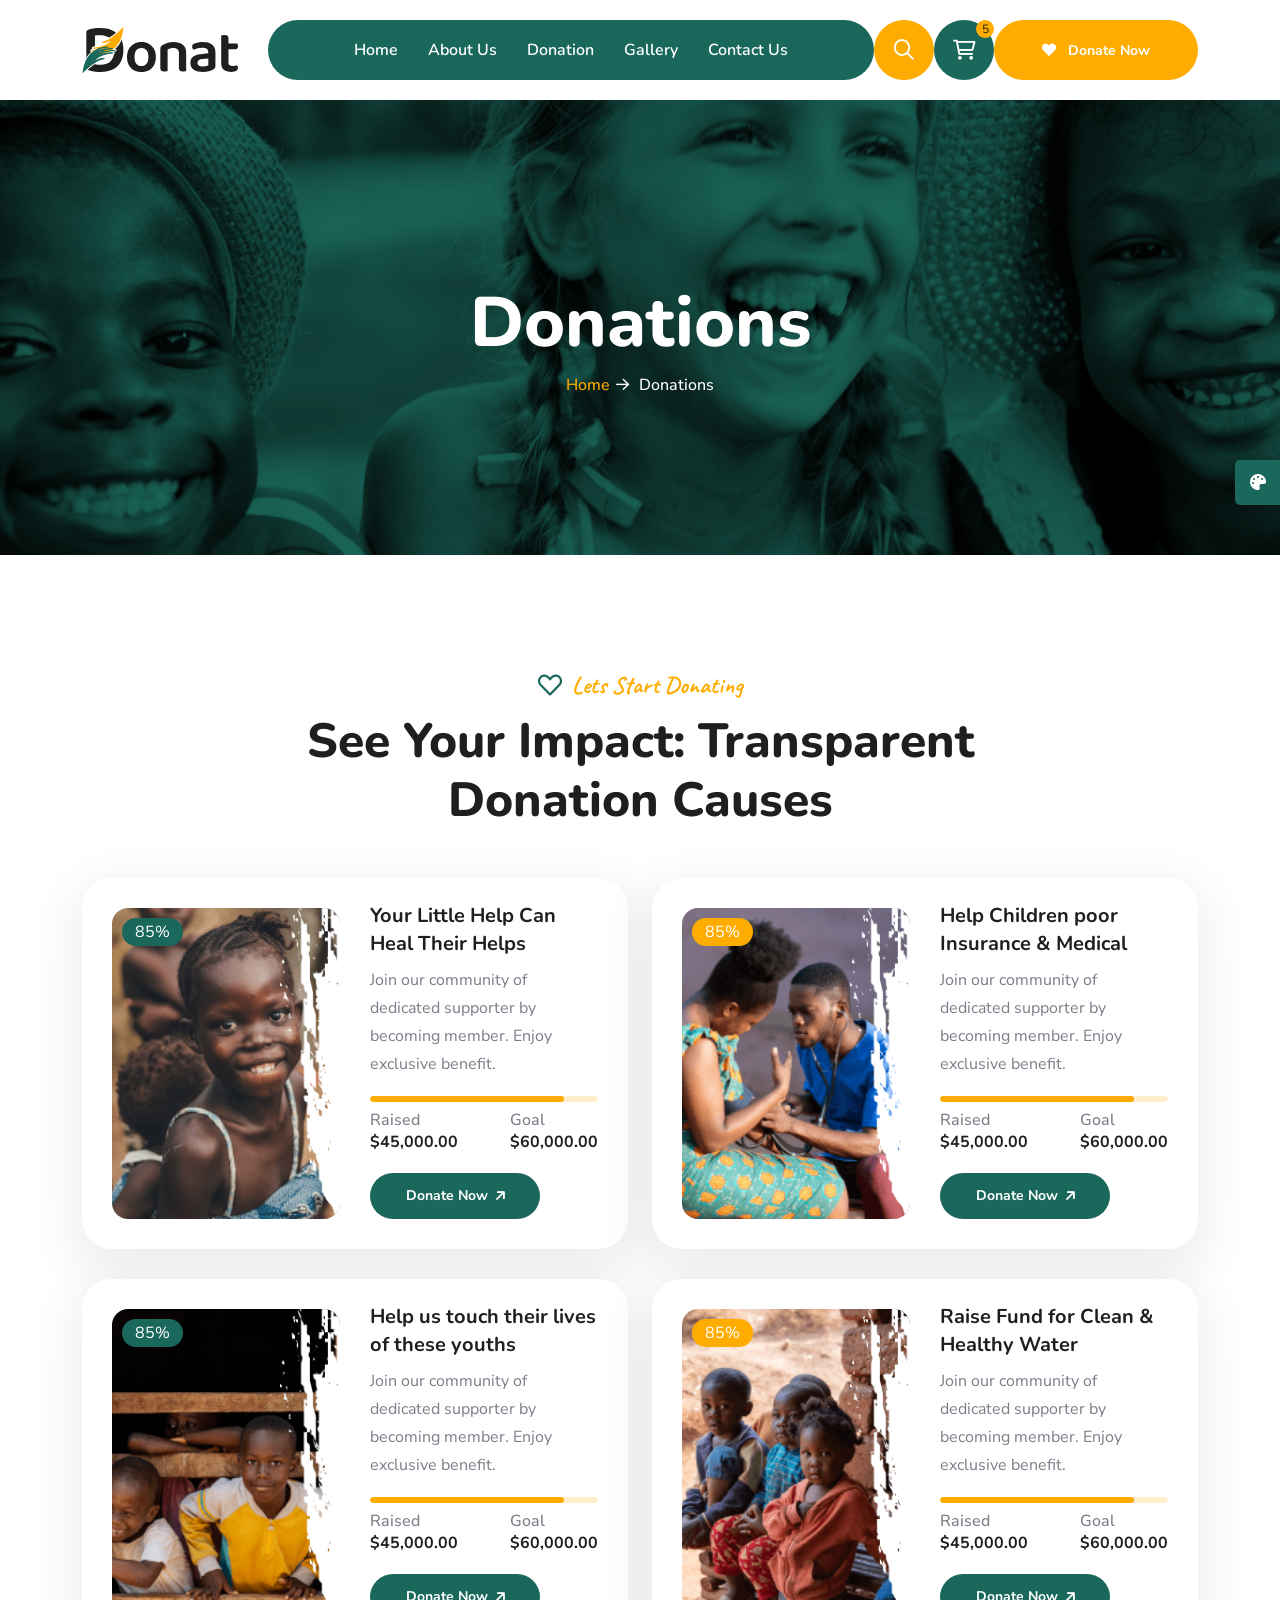
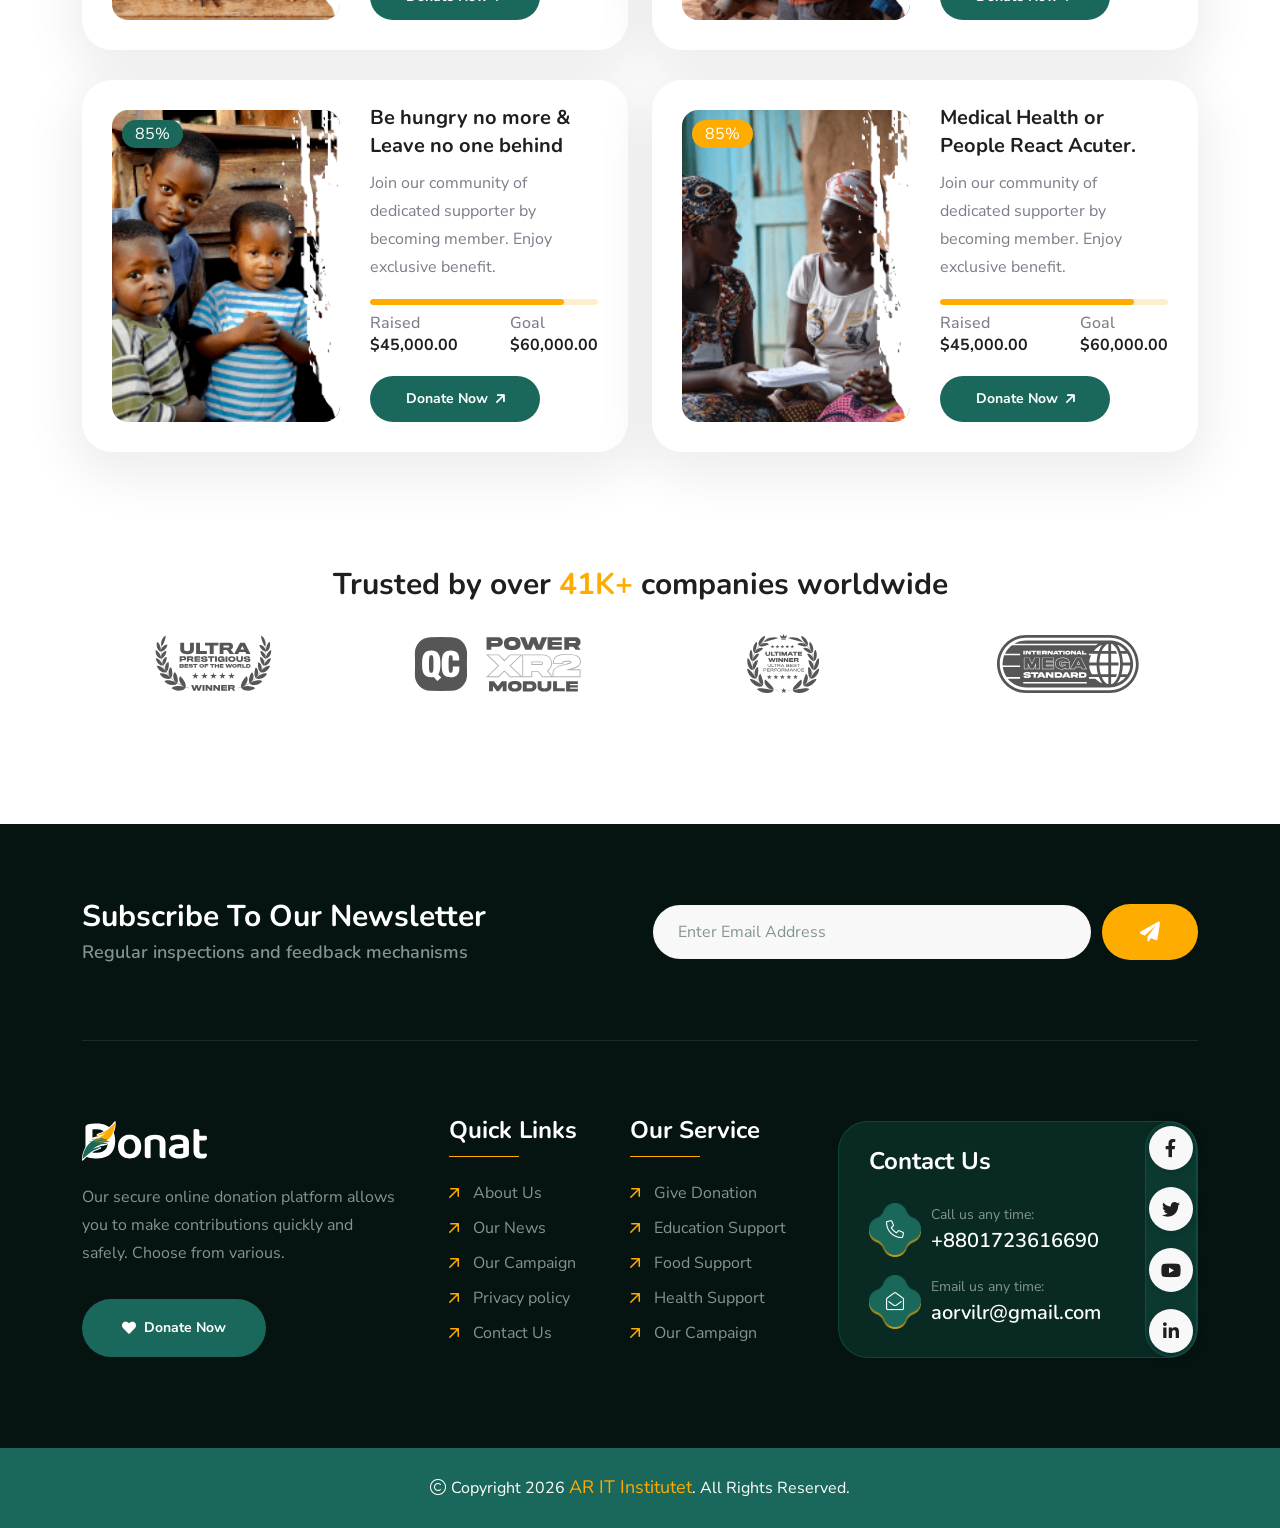
<file: donation.html>
<!doctype html>
<html class="no-js" lang="zxx" dir="ltr">


<head>
    <meta charset="utf-8">
    <meta http-equiv="x-ua-compatible" content="ie=edge">
    <title>Donat - Charity & Donation HTML Template - Donations</title>
    <meta name="author" content="Donat">
    <meta name="description" content="Donat - Charity & Donation HTML Template">
    <meta name="keywords" content="Donat - Charity & Donation HTML Template">
    <meta name="robots" content="INDEX,FOLLOW">

    <!-- Mobile Specific Metas -->
    <meta name="viewport" content="width=device-width, initial-scale=1, shrink-to-fit=no">

    <!-- Favicons - Place favicon.ico in the root directory -->
    <link rel="apple-touch-icon" sizes="57x57" href="assets/img/favicons/apple-icon-57x57.png">
    <link rel="apple-touch-icon" sizes="60x60" href="assets/img/favicons/apple-icon-60x60.png">
    <link rel="apple-touch-icon" sizes="72x72" href="assets/img/favicons/apple-icon-72x72.png">
    <link rel="apple-touch-icon" sizes="76x76" href="assets/img/favicons/apple-icon-76x76.png">
    <link rel="apple-touch-icon" sizes="114x114" href="assets/img/favicons/apple-icon-114x114.png">
    <link rel="apple-touch-icon" sizes="120x120" href="assets/img/favicons/apple-icon-120x120.png">
    <link rel="apple-touch-icon" sizes="144x144" href="assets/img/favicons/apple-icon-144x144.png">
    <link rel="apple-touch-icon" sizes="152x152" href="assets/img/favicons/apple-icon-152x152.png">
    <link rel="apple-touch-icon" sizes="180x180" href="assets/img/favicons/apple-icon-180x180.png">
    <link rel="icon" type="image/png" sizes="192x192" href="assets/img/favicons/android-icon-192x192.png">
    <link rel="icon" type="image/png" sizes="32x32" href="assets/img/favicons/favicon-32x32.png">
    <link rel="icon" type="image/png" sizes="96x96" href="assets/img/favicons/favicon-96x96.png">
    <link rel="icon" type="image/png" sizes="16x16" href="assets/img/favicons/favicon-16x16.png">
    <link rel="manifest" href="assets/img/favicons/manifest.json">
    <meta name="msapplication-TileColor" content="#ffffff">
    <meta name="msapplication-TileImage" content="assets/img/favicons/ms-icon-144x144.png">
    <meta name="theme-color" content="#ffffff">

    <!--==============================
	  Google Fonts
	============================== -->
    <link rel="preconnect" href="https://fonts.googleapis.com/">
    <link rel="preconnect" href="https://fonts.gstatic.com/" crossorigin>
    <link href="https://fonts.googleapis.com/css2?family=Caveat:wght@400..700&amp;family=Nunito+Sans:ital,opsz,wght@0,6..12,200..1000;1,6..12,200..1000&amp;family=Nunito:ital,wght@0,200..1000;1,200..1000&amp;display=swap" rel="stylesheet">

    <!--==============================
	    All CSS File
	============================== -->
    <!-- Bootstrap -->
    <link rel="stylesheet" href="assets/css/bootstrap.min.css">
    <!-- Fontawesome Icon -->
    <link rel="stylesheet" href="assets/css/fontawesome.min.css">
    <!-- Magnific Popup -->
    <link rel="stylesheet" href="assets/css/magnific-popup.min.css">
    <!-- Swiper Js -->
    <link rel="stylesheet" href="assets/css/swiper-bundle.min.css">
    <!-- Theme Custom CSS -->
    <link rel="stylesheet" href="assets/css/style.css">

</head>

<body>

    <!--[if lte IE 9]>
    	<p class="browserupgrade">You are using an <strong>outdated</strong> browser. Please <a href="https://browsehappy.com/">upgrade your browser</a> to improve your experience and security.</p>
  	<![endif]-->


    <!--********************************
   		Code Start From Here 
	******************************** -->

    <!--==============================
     Preloader
  ==============================-->
    <div class="preloader ">
        <button class="th-btn style2 preloaderCls">Cancel Preloader </button>
        <div class="preloader-inner">
            <span class="loader">
                Donat
                <span class="loading-text">Donat</span>
            </span>
        </div>
    </div><!--==============================
    Sidemenu
============================== -->
    <div class="sidemenu-wrapper sidemenu-cart ">
        <div class="sidemenu-content">
            <button class="closeButton sideMenuCls"><i class="far fa-times"></i></button>
            <div class="widget woocommerce widget_shopping_cart">
                <h3 class="widget_title">Shopping cart</h3>
                <div class="widget_shopping_cart_content">
                    <ul class="woocommerce-mini-cart cart_list product_list_widget ">
                        <li class="woocommerce-mini-cart-item mini_cart_item">
                            <a href="#" class="remove remove_from_cart_button"><i class="far fa-times"></i></a>
                            <a href="#"><img src="assets/img/product/product_thumb_1_1.png" alt="Cart Image">Books</a>
                            <span class="quantity">1 ×
                                <span class="woocommerce-Price-amount amount">
                                    <span class="woocommerce-Price-currencySymbol">$</span>940.00</span>
                            </span>
                        </li>
                        <li class="woocommerce-mini-cart-item mini_cart_item">
                            <a href="#" class="remove remove_from_cart_button"><i class="far fa-times"></i></a>
                            <a href="#"><img src="assets/img/product/product_thumb_1_2.png" alt="Cart Image">Medicine</a>
                            <span class="quantity">1 ×
                                <span class="woocommerce-Price-amount amount">
                                    <span class="woocommerce-Price-currencySymbol">$</span>899.00</span>
                            </span>
                        </li>
                        <li class="woocommerce-mini-cart-item mini_cart_item">
                            <a href="#" class="remove remove_from_cart_button"><i class="far fa-times"></i></a>
                            <a href="#"><img src="assets/img/product/product_thumb_1_3.png" alt="Cart Image">Dress</a>
                            <span class="quantity">1 ×
                                <span class="woocommerce-Price-amount amount">
                                    <span class="woocommerce-Price-currencySymbol">$</span>756.00</span>
                            </span>
                        </li>
                        <li class="woocommerce-mini-cart-item mini_cart_item">
                            <a href="#" class="remove remove_from_cart_button"><i class="far fa-times"></i></a>
                            <a href="#"><img src="assets/img/product/product_thumb_1_4.png" alt="Cart Image">Chair</a>
                            <span class="quantity">1 ×
                                <span class="woocommerce-Price-amount amount">
                                    <span class="woocommerce-Price-currencySymbol">$</span>723.00</span>
                            </span>
                        </li>
                        <li class="woocommerce-mini-cart-item mini_cart_item">
                            <a href="#" class="remove remove_from_cart_button"><i class="far fa-times"></i></a>
                            <a href="#"><img src="assets/img/product/product_thumb_1_5.png" alt="Cart Image">Cloths</a>
                            <span class="quantity">1 ×
                                <span class="woocommerce-Price-amount amount">
                                    <span class="woocommerce-Price-currencySymbol">$</span>1080.00</span>
                            </span>
                        </li>
                    </ul>
                    <p class="woocommerce-mini-cart__total total">
                        <strong>Subtotal:</strong>
                        <span class="woocommerce-Price-amount amount">
                            <span class="woocommerce-Price-currencySymbol">$</span>4398.00</span>
                    </p>
                    <p class="woocommerce-mini-cart__buttons buttons">
                        <a href="cart.html" class="th-btn wc-forward">View cart</a>
                        <a href="checkout.html" class="th-btn checkout wc-forward">Checkout</a>
                    </p>
                </div>
            </div>
        </div>
    </div>
    <div class="popup-search-box d-none d-lg-block">
        <button class="searchClose"><i class="far fa-times"></i></button>
        <form action="#">
            <input type="text" placeholder="What are you looking for?">
            <button type="submit"><i class="fal fa-search"></i></button>
        </form>
    </div><!--==============================
    Mobile Menu
  ============================== -->
    <div class="th-menu-wrapper">
        <div class="th-menu-area text-center">
            <button class="th-menu-toggle"><i class="fal fa-times"></i></button>
               <div class="mobile-logo">
                <a href="index.html"><img src="assets/img/logo.svg" alt="Donat"></a>
               </div>
                    <div class="th-mobile-menu">
                           <ul>
                                <li class="">

                                    <a href="index.html">Home</a>
                                </li>
            
                                <li><a href="about.html">About Us</a>

                                </li>

                                <li>
                                   <a href="donation.html">Donation</a>
                                </li>

                                <li>
                                   <a href="gallery.html">Gallery</a>
                                </li>

                                <li>
                                   <a href="contact.html">Contact Us</a>
                                </li>
                            </ul>
            </div>
        </div>
    </div>
    <div class="color-scheme-wrap active">
        <button class="switchIcon"><i class="fa-solid fa-palette"></i></button>
        <h3 class="color-scheme-wrap-title text-center">Color Switcher</h3>
        <h4 class="color-scheme-wrap-subtitle text-center">Theme Color</h4>
        <div class="color-switch-btns">
            <button data-color="#1A685B"><i class="fa-solid fa-droplet"></i></button>
            <button data-color="#f34e3a"><i class="fa-solid fa-droplet"></i></button>
            <button data-color="#FF4857"><i class="fa-solid fa-droplet"></i></button>
            <button data-color="#3843C1"><i class="fa-solid fa-droplet"></i></button>
            <button data-color="#FF7E02"><i class="fa-solid fa-droplet"></i></button>
        </div>
        <h4 class="color-scheme-wrap-subtitle mt-20 text-center">Secondary Color</h4>
        <div class="secondary-color-switch-btns">
            <button data-secondary-color="#FFAC00"><i class="fa-solid fa-droplet"></i></button>
            <button data-secondary-color="#F41E1E"><i class="fa-solid fa-droplet"></i></button>
            <button data-secondary-color="#f34e3a"><i class="fa-solid fa-droplet"></i></button>
            <button data-secondary-color="#FF4857"><i class="fa-solid fa-droplet"></i></button>
            <button data-secondary-color="#3843C1"><i class="fa-solid fa-droplet"></i></button>
        </div>
    </div><!--==============================
	Header Area
==============================-->
    <header class="th-header header-layout1 onepage-nav">
        <div class="sticky-wrapper">
            <!-- Main Menu Area -->
            <div class="container">
                <div class="menu-area">
                    <div class="header-logo">
                        <a href="index.html"><img src="assets/img/logo.svg" alt="Donat"></a>
                    </div>
                    <div class="menu-area-wrap">
                        <nav class="main-menu d-none d-lg-block">
                            <ul>
                                <li class="">

                                    <a href="index.html">Home</a>
                                </li>
            
                                <li><a href="about.html">About Us</a>

                                </li>

                                <li>
                                   <a href="donation.html">Donation</a>
                                </li>

                                <li>
                                   <a href="gallery.html">Gallery</a>
                                </li>

                                <li>
                                   <a href="contact.html">Contact Us</a>
                                </li>
                            </ul>
                        </nav>
                        <p class="header-notice"><img class="me-1" src="assets/img/icon/heart-icon.svg" alt="img">Are you ready to help them? Let’s become a volunteers...</p>
                    </div>
                    <div class="header-button">
                        <button type="button" class="icon-btn style2 searchBoxToggler d-lg-block d-none"><i class="far fa-search"></i></button>
                        <button type="button" class="icon-btn sideMenuToggler">
                            <span class="badge">5</span>
                            <i class="fa-regular fa-cart-shopping"></i>
                        </button>
                        <a href="contact.html" class="th-btn style3 d-xl-block d-none"><i class="fas fa-heart me-2"></i> Donate Now</a>
                        <button type="button" class="icon-btn th-menu-toggle d-lg-none"><i class="far fa-bars"></i></button>
                    </div>
                </div>
            </div>
        </div>
    </header>

    <!--==============================
    Breadcumb
============================== -->
    <div class="breadcumb-wrapper " data-bg-src="assets/img/bg/breadcumb-bg.jpg" data-overlay="theme">
        <div class="container">
            <div class="breadcumb-content">
                <h1 class="breadcumb-title">Donations</h1>
                <ul class="breadcumb-menu">
                    <li><a href="index.html">Home</a></li>
                    <li>Donations</li>
                </ul>
            </div>
        </div>
    </div><!--==============================
Donation Area  
==============================-->
    <section class="space" id="donation-sec">
        <div class="container">
            <div class="row justify-content-center">
                <div class="col-lg-8">
                    <div class="title-area text-center">
                        <span class="sub-title before-none after-none"><i class="far fa-heart text-theme"></i> Lets Start Donating</span>
                        <h2 class="sec-title">See Your Impact: Transparent
                            Donation Causes</h2>
                    </div>
                </div>
            </div>
            <div class="row gy-30">
                <div class="col-xl-6">
                    <div class="donation-card style3">
                        <div class="box-thumb">
                            <img src="assets/img/donation/donation2-1.png" alt="image">
                            <div class="donation-card-tag">85%</div>
                            <div class="donation-card-shape" data-mask-src="assets/img/donation/donation-card-shape2-1.png"></div>
                        </div>
                        <div class="box-content">
                            <h3 class="box-title"><a href="blog-details.html">Your Little Help Can Heal Their Helps</a></h3>
                            <p>Join our community of dedicated supporter by becoming member. Enjoy exclusive benefit.</p>
                            <div class="donation-card_progress-wrap">

                                <div class="progress">
                                    <div class="progress-bar" style="width: 85%;">
                                    </div>
                                </div>
                                <div class="donation-card_progress-content">
                                    <span class="donation-card_raise">Raised <span class="donation-card_raise-number">$45,000.00</span></span>
                                    <span class="donation-card_goal">Goal <span class="donation-card_goal-number">$60,000.00</span></span>
                                </div>
                            </div>
                            <a href="blog-details.html" class="th-btn style6">Donate Now <i class="fas fa-arrow-up-right ms-2"></i></a>
                        </div>
                    </div>
                </div>

                <div class="col-xl-6">
                    <div class="donation-card style3">
                        <div class="box-thumb">
                            <img src="assets/img/donation/donation2-2.png" alt="image">
                            <div class="donation-card-tag bg-theme2">85%</div>
                            <div class="donation-card-shape" data-mask-src="assets/img/donation/donation-card-shape2-1.png"></div>
                        </div>
                        <div class="box-content">
                            <h3 class="box-title"><a href="blog-details.html">Help Children poor Insurance & Medical</a></h3>
                            <p>Join our community of dedicated supporter by becoming member. Enjoy exclusive benefit.</p>
                            <div class="donation-card_progress-wrap">

                                <div class="progress">
                                    <div class="progress-bar" style="width: 85%;">
                                    </div>
                                </div>
                                <div class="donation-card_progress-content">
                                    <span class="donation-card_raise">Raised <span class="donation-card_raise-number">$45,000.00</span></span>
                                    <span class="donation-card_goal">Goal <span class="donation-card_goal-number">$60,000.00</span></span>
                                </div>
                            </div>
                            <a href="blog-details.html" class="th-btn style6">Donate Now <i class="fas fa-arrow-up-right ms-2"></i></a>
                        </div>
                    </div>
                </div>

                <div class="col-xl-6">
                    <div class="donation-card style3">
                        <div class="box-thumb">
                            <img src="assets/img/donation/donation2-3.png" alt="image">
                            <div class="donation-card-tag">85%</div>
                            <div class="donation-card-shape" data-mask-src="assets/img/donation/donation-card-shape2-1.png"></div>
                        </div>
                        <div class="box-content">
                            <h3 class="box-title"><a href="blog-details.html">Help us touch their lives of these youths</a></h3>
                            <p>Join our community of dedicated supporter by becoming member. Enjoy exclusive benefit.</p>
                            <div class="donation-card_progress-wrap">

                                <div class="progress">
                                    <div class="progress-bar" style="width: 85%;">
                                    </div>
                                </div>
                                <div class="donation-card_progress-content">
                                    <span class="donation-card_raise">Raised <span class="donation-card_raise-number">$45,000.00</span></span>
                                    <span class="donation-card_goal">Goal <span class="donation-card_goal-number">$60,000.00</span></span>
                                </div>
                            </div>
                            <a href="blog-details.html" class="th-btn style6">Donate Now <i class="fas fa-arrow-up-right ms-2"></i></a>
                        </div>
                    </div>
                </div>

                <div class="col-xl-6">
                    <div class="donation-card style3">
                        <div class="box-thumb">
                            <img src="assets/img/donation/donation2-4.png" alt="image">
                            <div class="donation-card-tag bg-theme2">85%</div>
                            <div class="donation-card-shape" data-mask-src="assets/img/donation/donation-card-shape2-1.png"></div>
                        </div>
                        <div class="box-content">
                            <h3 class="box-title"><a href="blog-details.html">Raise Fund for Clean & Healthy Water</a></h3>
                            <p>Join our community of dedicated supporter by becoming member. Enjoy exclusive benefit.</p>
                            <div class="donation-card_progress-wrap">

                                <div class="progress">
                                    <div class="progress-bar" style="width: 85%;">
                                    </div>
                                </div>
                                <div class="donation-card_progress-content">
                                    <span class="donation-card_raise">Raised <span class="donation-card_raise-number">$45,000.00</span></span>
                                    <span class="donation-card_goal">Goal <span class="donation-card_goal-number">$60,000.00</span></span>
                                </div>
                            </div>
                            <a href="blog-details.html" class="th-btn style6">Donate Now <i class="fas fa-arrow-up-right ms-2"></i></a>
                        </div>
                    </div>
                </div>

                <div class="col-xl-6">
                    <div class="donation-card style3">
                        <div class="box-thumb">
                            <img src="assets/img/donation/donation2-5.png" alt="image">
                            <div class="donation-card-tag">85%</div>
                            <div class="donation-card-shape" data-mask-src="assets/img/donation/donation-card-shape2-1.png"></div>
                        </div>
                        <div class="box-content">
                            <h3 class="box-title"><a href="blog-details.html">Be hungry no more & Leave no one behind</a></h3>
                            <p>Join our community of dedicated supporter by becoming member. Enjoy exclusive benefit.</p>
                            <div class="donation-card_progress-wrap">

                                <div class="progress">
                                    <div class="progress-bar" style="width: 85%;">
                                    </div>
                                </div>
                                <div class="donation-card_progress-content">
                                    <span class="donation-card_raise">Raised <span class="donation-card_raise-number">$45,000.00</span></span>
                                    <span class="donation-card_goal">Goal <span class="donation-card_goal-number">$60,000.00</span></span>
                                </div>
                            </div>
                            <a href="blog-details.html" class="th-btn style6">Donate Now <i class="fas fa-arrow-up-right ms-2"></i></a>
                        </div>
                    </div>
                </div>

                <div class="col-xl-6">
                    <div class="donation-card style3">
                        <div class="box-thumb">
                            <img src="assets/img/donation/donation2-6.png" alt="image">
                            <div class="donation-card-tag bg-theme2">85%</div>
                            <div class="donation-card-shape" data-mask-src="assets/img/donation/donation-card-shape2-1.png"></div>
                        </div>
                        <div class="box-content">
                            <h3 class="box-title"><a href="blog-details.html">Medical Health or People React Acuter.</a></h3>
                            <p>Join our community of dedicated supporter by becoming member. Enjoy exclusive benefit.</p>
                            <div class="donation-card_progress-wrap">

                                <div class="progress">
                                    <div class="progress-bar" style="width: 85%;">
                                    </div>
                                </div>
                                <div class="donation-card_progress-content">
                                    <span class="donation-card_raise">Raised <span class="donation-card_raise-number">$45,000.00</span></span>
                                    <span class="donation-card_goal">Goal <span class="donation-card_goal-number">$60,000.00</span></span>
                                </div>
                            </div>
                            <a href="blog-details.html" class="th-btn style6">Donate Now <i class="fas fa-arrow-up-right ms-2"></i></a>
                        </div>
                    </div>
                </div>

            </div>
        </div>
    </section>
    <!--==============================
Brand Area  
==============================-->
    <div class="space-bottom overflow-hidden brand-area-1">
        <div class="container">
            <div class="brand-wrap1 p-0 m-0 text-center">
                <h3 class="brand-wrap-title">Trusted by over <span class="text-theme2"><span class="counter-number">90</span>K+</span> companies worldwide</h3>
                <div class="swiper th-slider" id="brandSlider1" data-slider-options='{"breakpoints":{"0":{"slidesPerView":2},"576":{"slidesPerView":"2"},"768":{"slidesPerView":"2"},"992":{"slidesPerView":"3"},"1200":{"slidesPerView":"4"},"1400":{"slidesPerView":"5", "spaceBetween": "90"}}}'>
                    <div class="swiper-wrapper">
                        <div class="swiper-slide">
                            <a href="blog.html" class="brand-box">
                                <img src="assets/img/brand/brand1-1.svg" alt="Brand Logo">
                            </a>
                        </div>
                        <div class="swiper-slide">
                            <a href="blog.html" class="brand-box">
                                <img src="assets/img/brand/brand1-2.svg" alt="Brand Logo">
                            </a>
                        </div>
                        <div class="swiper-slide">
                            <a href="blog.html" class="brand-box">
                                <img src="assets/img/brand/brand1-3.svg" alt="Brand Logo">
                            </a>
                        </div>
                        <div class="swiper-slide">
                            <a href="blog.html" class="brand-box">
                                <img src="assets/img/brand/brand1-4.svg" alt="Brand Logo">
                            </a>
                        </div>
                        <div class="swiper-slide">
                            <a href="blog.html" class="brand-box">
                                <img src="assets/img/brand/brand1-5.svg" alt="Brand Logo">
                            </a>
                        </div>
                        <div class="swiper-slide">
                            <a href="blog.html" class="brand-box">
                                <img src="assets/img/brand/brand1-1.svg" alt="Brand Logo">
                            </a>
                        </div>
                        <div class="swiper-slide">
                            <a href="blog.html" class="brand-box">
                                <img src="assets/img/brand/brand1-2.svg" alt="Brand Logo">
                            </a>
                        </div>
                        <div class="swiper-slide">
                            <a href="blog.html" class="brand-box">
                                <img src="assets/img/brand/brand1-3.svg" alt="Brand Logo">
                            </a>
                        </div>
                        <div class="swiper-slide">
                            <a href="blog.html" class="brand-box">
                                <img src="assets/img/brand/brand1-4.svg" alt="Brand Logo">
                            </a>
                        </div>
                        <div class="swiper-slide">
                            <a href="blog.html" class="brand-box">
                                <img src="assets/img/brand/brand1-5.svg" alt="Brand Logo">
                            </a>
                        </div>
                    </div>

                </div>
            </div>
        </div>
    </div>
    <!--==============================
	Footer Area
==============================-->
    <footer class="footer-wrapper footer-default" data-bg-src="assets/img/bg/footer-default-bg-mask.png">
        <div class="footer-bg-shape2 shape-mockup jump" data-top="20%" data-right="0">
            <img src="assets/img/shape/footer-bg-shape3.png" alt="img">
        </div>
        <div class="footer-bg-shape3 shape-mockup d-none" data-bottom="0" data-right="0">
            <img src="assets/img/shape/footer-bg-shape2.png" alt="img">
        </div>
        <div class="footer-top">
            <div class="container">
                <div class="subscribe-box">
                    <div class="row gy-40 align-items-center justify-content-center">
                        <div class="col-xl-6">
                            <h4 class="subscribe-box_title">Subscribe to Our Newsletter</h4>
                            <p class="subscribe-box_text">Regular inspections and feedback mechanisms</p>
                        </div>
                        <div class="col-xl-6 col-lg-8">
                            <form class="newsletter-form">
                                <div class="form-group">
                                    <input class="form-control" type="email" placeholder="Enter Email Address" required="">
                                </div>
                                <button type="submit" class="th-btn style3"><i class="fas fa-paper-plane"></i></button>
                            </form>
                        </div>
                    </div>
                </div>
            </div>
        </div>
        <div class="widget-area">
            <div class="container">
                <div class="row justify-content-between">
                    <div class="col-md-6 col-xl-auto">
                        <div class="widget footer-widget">
                            <div class="th-widget-about">
                                <div class="about-logo">
                                    <a href="index.html"><img src="assets/img/logo-white.svg" alt="Donat"></a>
                                </div>
                                <p class="about-text"> Our secure online donation platform allows you to make contributions quickly and safely. Choose from various.</p>
                                <a href="contact.html" class="th-btn"><i class="fas fa-heart me-2"></i> Donate Now</a>
                            </div>
                        </div>
                    </div>
                    <div class="col-sm-6 col-xl-auto">
                        <div class="widget widget_nav_menu footer-widget">
                            <h3 class="widget_title">Quick Links</h3>
                            <div class="menu-all-pages-container">
                                <ul class="menu">
                                    <li><a href="about.html">About Us</a></li>
                                    <li><a href="blog.html">Our News</a></li>
                                    <li><a href="about.html">Our Campaign</a></li>
                                    <li><a href="contact.html">Privacy policy</a></li>
                                    <li><a href="contact.html">Contact Us</a></li>
                                </ul>
                            </div>
                        </div>
                    </div>
                    <div class="col-sm-6 col-xl-auto">
                        <div class="widget widget_nav_menu footer-widget">
                            <h3 class="widget_title">Our Service</h3>
                            <div class="menu-all-pages-container">
                                <ul class="menu">
                                    <li><a href="donate-now.html">Give Donation</a></li>
                                    <li><a href="faq.html">Education Support</a></li>
                                    <li><a href="faq.html">Food Support</a></li>
                                    <li><a href="faq.html">Health Support</a></li>
                                    <li><a href="gallery.html">Our Campaign </a></li>
                                </ul>
                            </div>
                        </div>
                    </div>
                    <div class="col-md-6 col-xl-auto">
                        <div class="widget footer-widget">
                            <div class="th-widget-contact">
                                <h3 class="widget_title">Contact Us</h3>
                                <div class="info-card">
                                    <div class="box-icon">
                                        <i class="fal fa-phone"></i>
                                        <div class="bg-shape1" data-mask-src="assets/img/shape/info_card_icon_bg_shape_1_1.png"></div>
                                        <div class="bg-shape2" data-mask-src="assets/img/shape/info_card_icon_bg_shape_1_1.png"></div>
                                    </div>
                                    <div class="box-content">
                                        <p class="box-text">Call us any time:</p>
                                        <h4 class="box-title"><a href="Mob:8801723616690">+8801723616690</a></h4>
                                    </div>
                                </div>
                                <div class="info-card">
                                    <div class="box-icon">
                                        <i class="fal fa-envelope-open"></i>
                                        <div class="bg-shape1" data-mask-src="assets/img/shape/info_card_icon_bg_shape_1_1.png"></div>
                                        <div class="bg-shape2" data-mask-src="assets/img/shape/info_card_icon_bg_shape_1_1.png"></div>
                                    </div>
                                    <div class="box-content">
                                        <p class="box-text">Email us any time:</p>
                                        <h4 class="box-title"><a href="mailto:aorvilr@gmail.com">aorvilr@gmail.com</a></h4>
                                    </div>
                                </div>
                                <div class="th-social style2">
                                    <a href="https://www.facebook.com/"><i class="fab fa-facebook-f"></i></a>
                                    <a href="https://www.twitter.com/"><i class="fab fa-twitter"></i></a>
                                    <a href="https://www.youtube.com/"><i class="fab fa-youtube"></i></a>
                                    <a href="https://www.linkedin.com/"><i class="fab fa-linkedin-in"></i></a>
                                </div>
                            </div>
                        </div>
                    </div>
                </div>
            </div>
        </div>
        <div class="copyright-wrap">
            <div class="container">
                <div class="row justify-content-center gy-3 align-items-center">
                    <div class="col-lg-12">
                        <p class="copyright-text text-center">
                            <i class="fal fa-copyright"></i> Copyright 2026 <a href="index.html">AR IT Institutet</a>. All Rights Reserved.
                        </p>
                        </p>
                    </div>
                </div>
            </div>
        </div>
    </footer>

    <!--********************************
			Code End  Here 
	******************************** -->

    <!-- Scroll To Top -->
    <div class="scroll-top">
        <svg class="progress-circle svg-content" width="100%" height="100%" viewBox="-1 -1 102 102">
            <path d="M50,1 a49,49 0 0,1 0,98 a49,49 0 0,1 0,-98" style="transition: stroke-dashoffset 10ms linear 0s; stroke-dasharray: 307.919, 307.919; stroke-dashoffset: 307.919;"></path>
        </svg>
    </div>

    <!--==============================
    All Js File
============================== -->
    <!-- Jquery -->
    <script src="assets/js/vendor/jquery-3.7.1.min.js"></script>
    <!-- Swiper Js -->
    <script src="assets/js/swiper-bundle.min.js"></script>
    <!-- Bootstrap -->
    <script src="assets/js/bootstrap.min.js"></script>
    <!-- Magnific Popup -->
    <script src="assets/js/jquery.magnific-popup.min.js"></script>
    <!-- Counter Up -->
    <script src="assets/js/jquery.counterup.min.js"></script>
    <!-- Range Slider -->
    <script src="assets/js/jquery-ui.min.js"></script>
    <!-- Isotope Filter -->
    <script src="assets/js/imagesloaded.pkgd.min.js"></script>
    <script src="assets/js/isotope.pkgd.min.js"></script>

    <!-- Main Js File -->
    <script src="assets/js/main.js"></script>
</body>


</html>
</file>
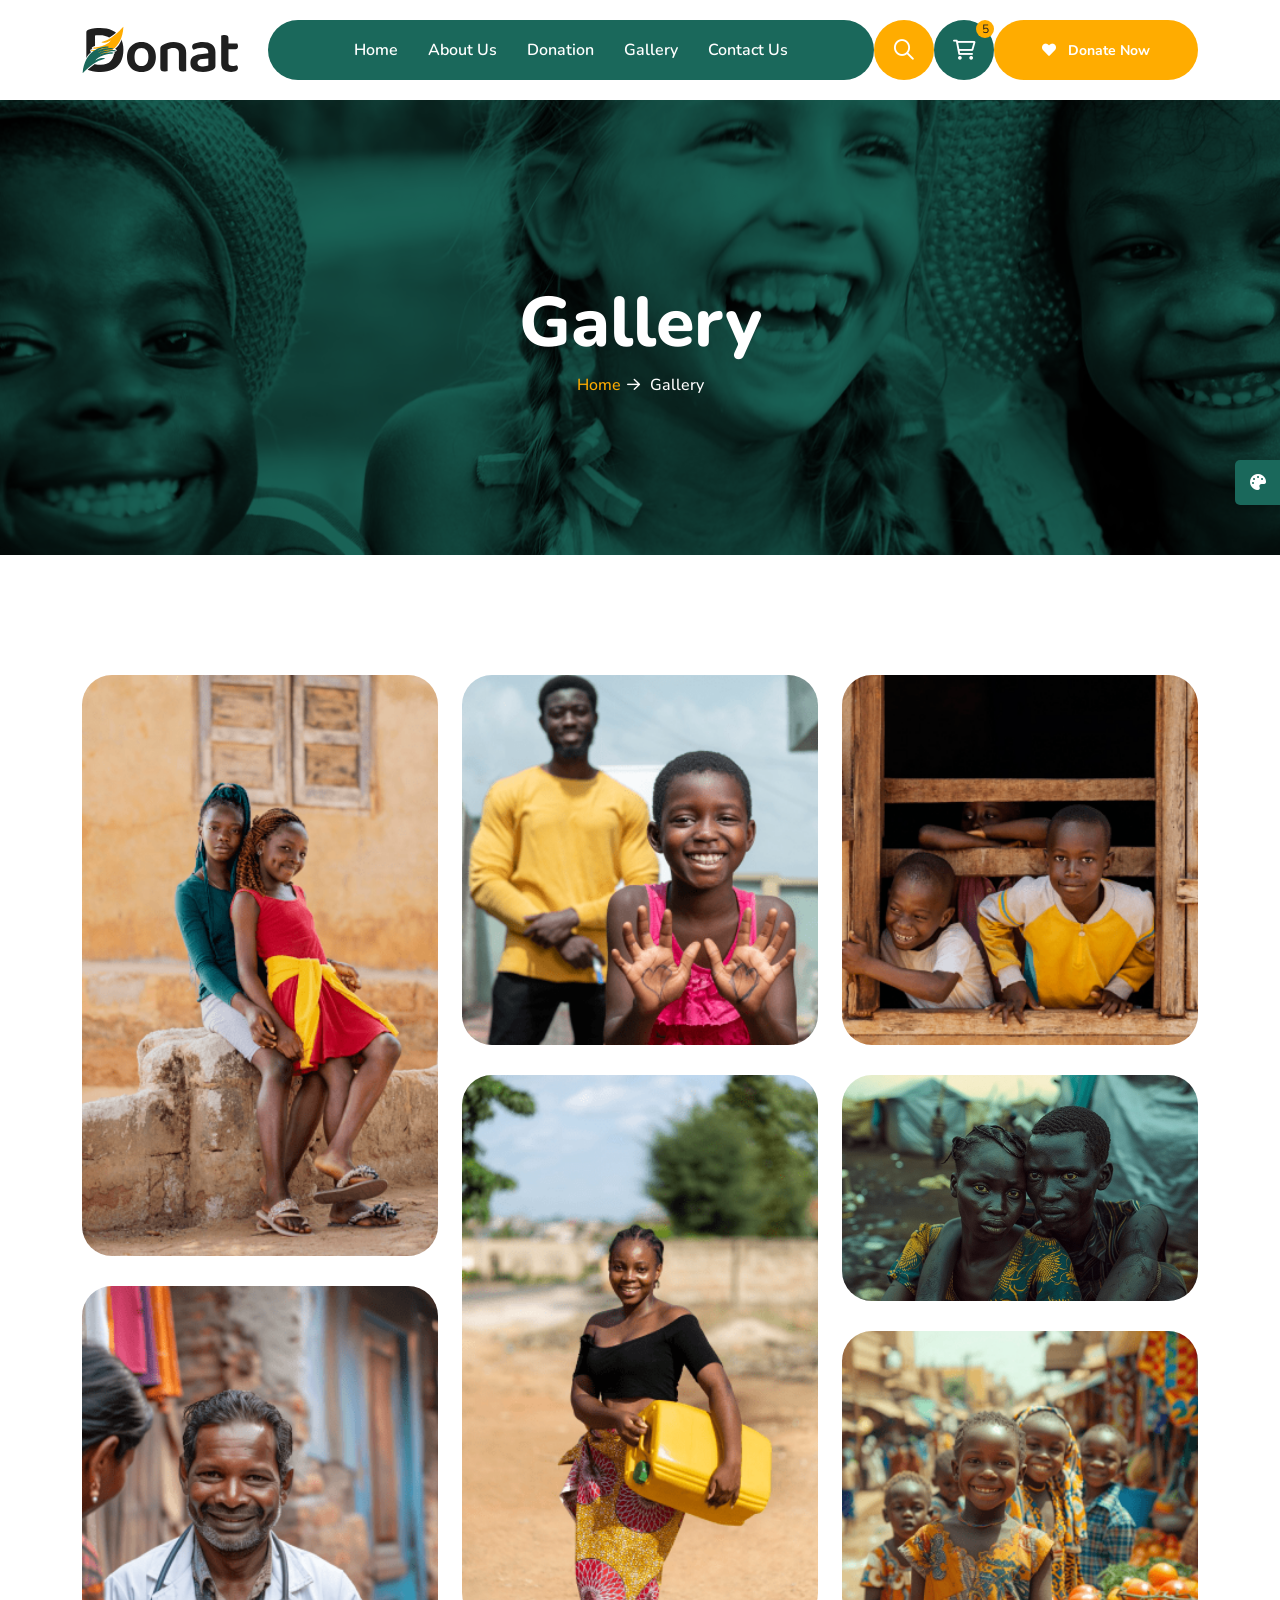
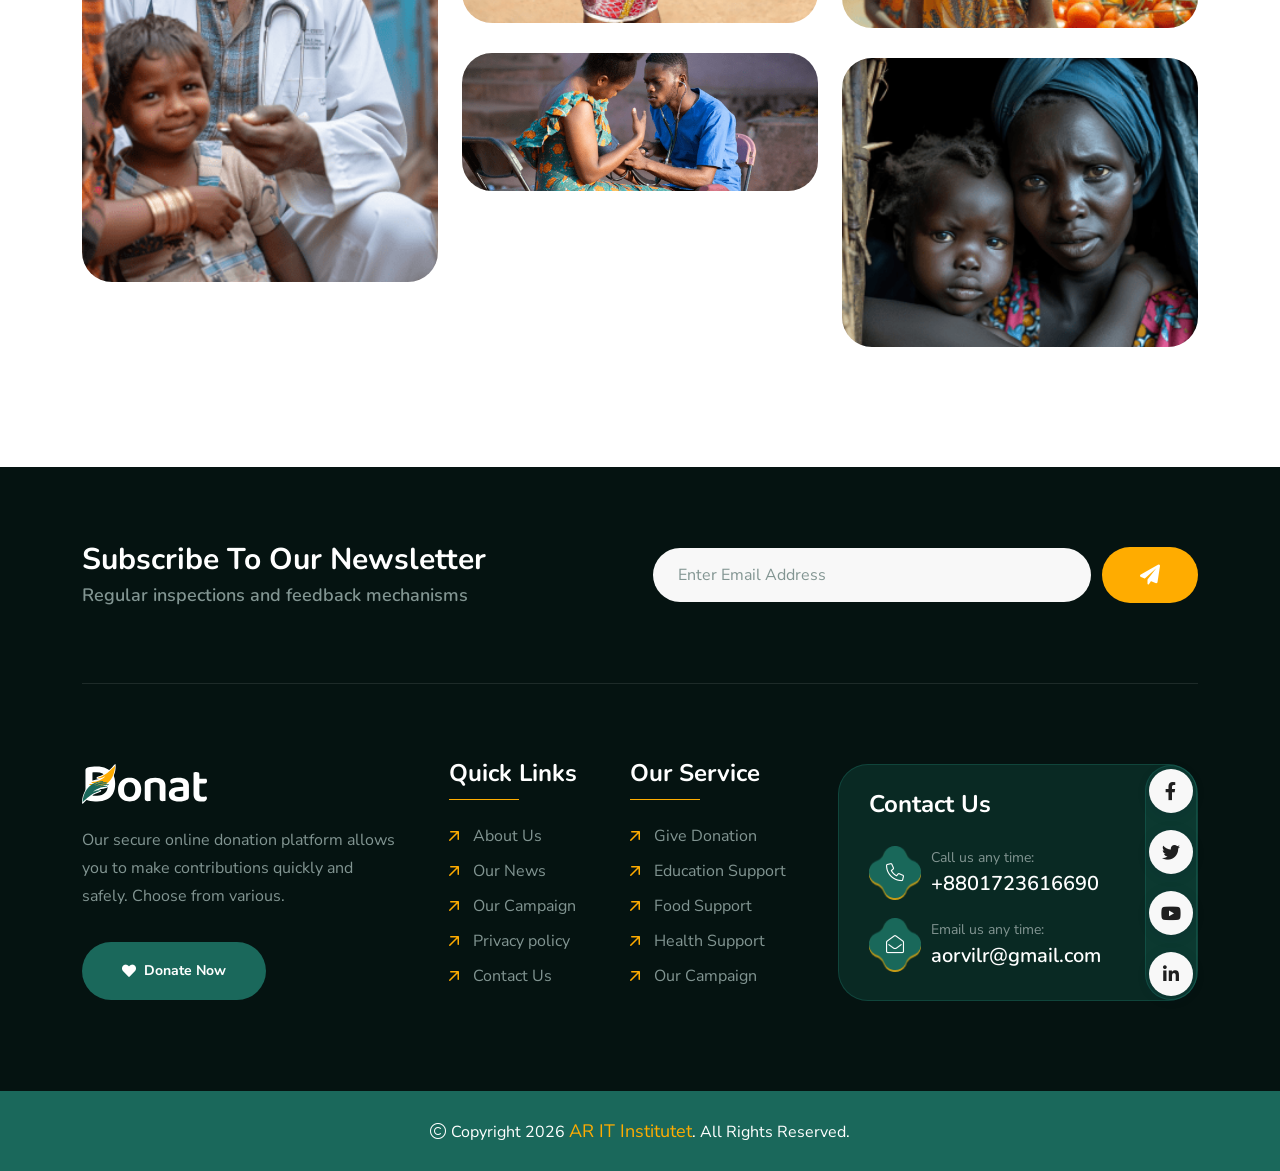
<file: gallery.html>
<!doctype html>
<html class="no-js" lang="zxx" dir="ltr">


<head>
    <meta charset="utf-8">
    <meta http-equiv="x-ua-compatible" content="ie=edge">
    <title>Donat - Charity & Donation HTML Template - Gallery</title>
    <meta name="author" content="Donat">
    <meta name="description" content="Donat - Charity & Donation HTML Template">
    <meta name="keywords" content="Donat - Charity & Donation HTML Template">
    <meta name="robots" content="INDEX,FOLLOW">

    <!-- Mobile Specific Metas -->
    <meta name="viewport" content="width=device-width, initial-scale=1, shrink-to-fit=no">

    <!-- Favicons - Place favicon.ico in the root directory -->
    <link rel="apple-touch-icon" sizes="57x57" href="assets/img/favicons/apple-icon-57x57.png">
    <link rel="apple-touch-icon" sizes="60x60" href="assets/img/favicons/apple-icon-60x60.png">
    <link rel="apple-touch-icon" sizes="72x72" href="assets/img/favicons/apple-icon-72x72.png">
    <link rel="apple-touch-icon" sizes="76x76" href="assets/img/favicons/apple-icon-76x76.png">
    <link rel="apple-touch-icon" sizes="114x114" href="assets/img/favicons/apple-icon-114x114.png">
    <link rel="apple-touch-icon" sizes="120x120" href="assets/img/favicons/apple-icon-120x120.png">
    <link rel="apple-touch-icon" sizes="144x144" href="assets/img/favicons/apple-icon-144x144.png">
    <link rel="apple-touch-icon" sizes="152x152" href="assets/img/favicons/apple-icon-152x152.png">
    <link rel="apple-touch-icon" sizes="180x180" href="assets/img/favicons/apple-icon-180x180.png">
    <link rel="icon" type="image/png" sizes="192x192" href="assets/img/favicons/android-icon-192x192.png">
    <link rel="icon" type="image/png" sizes="32x32" href="assets/img/favicons/favicon-32x32.png">
    <link rel="icon" type="image/png" sizes="96x96" href="assets/img/favicons/favicon-96x96.png">
    <link rel="icon" type="image/png" sizes="16x16" href="assets/img/favicons/favicon-16x16.png">
    <link rel="manifest" href="assets/img/favicons/manifest.json">
    <meta name="msapplication-TileColor" content="#ffffff">
    <meta name="msapplication-TileImage" content="assets/img/favicons/ms-icon-144x144.png">
    <meta name="theme-color" content="#ffffff">

    <!--==============================
	  Google Fonts
	============================== -->
    <link rel="preconnect" href="https://fonts.googleapis.com/">
    <link rel="preconnect" href="https://fonts.gstatic.com/" crossorigin>
    <link href="https://fonts.googleapis.com/css2?family=Caveat:wght@400..700&amp;family=Nunito+Sans:ital,opsz,wght@0,6..12,200..1000;1,6..12,200..1000&amp;family=Nunito:ital,wght@0,200..1000;1,200..1000&amp;display=swap" rel="stylesheet">

    <!--==============================
	    All CSS File
	============================== -->
    <!-- Bootstrap -->
    <link rel="stylesheet" href="assets/css/bootstrap.min.css">
    <!-- Fontawesome Icon -->
    <link rel="stylesheet" href="assets/css/fontawesome.min.css">
    <!-- Magnific Popup -->
    <link rel="stylesheet" href="assets/css/magnific-popup.min.css">
    <!-- Swiper Js -->
    <link rel="stylesheet" href="assets/css/swiper-bundle.min.css">
    <!-- Theme Custom CSS -->
    <link rel="stylesheet" href="assets/css/style.css">

</head>

<body>

    <!--[if lte IE 9]>
    	<p class="browserupgrade">You are using an <strong>outdated</strong> browser. Please <a href="https://browsehappy.com/">upgrade your browser</a> to improve your experience and security.</p>
  	<![endif]-->


    <!--********************************
   		Code Start From Here 
	******************************** -->

    <!--==============================
     Preloader
  ==============================-->
    <div class="preloader ">
        <button class="th-btn style2 preloaderCls">Cancel Preloader </button>
        <div class="preloader-inner">
            <span class="loader">
                Donat
                <span class="loading-text">Donat</span>
            </span>
        </div>
    </div><!--==============================
    Sidemenu
============================== -->
    <div class="sidemenu-wrapper sidemenu-cart ">
        <div class="sidemenu-content">
            <button class="closeButton sideMenuCls"><i class="far fa-times"></i></button>
            <div class="widget woocommerce widget_shopping_cart">
                <h3 class="widget_title">Shopping cart</h3>
                <div class="widget_shopping_cart_content">
                    <ul class="woocommerce-mini-cart cart_list product_list_widget ">
                        <li class="woocommerce-mini-cart-item mini_cart_item">
                            <a href="#" class="remove remove_from_cart_button"><i class="far fa-times"></i></a>
                            <a href="#"><img src="assets/img/product/product_thumb_1_1.png" alt="Cart Image">Books</a>
                            <span class="quantity">1 ×
                                <span class="woocommerce-Price-amount amount">
                                    <span class="woocommerce-Price-currencySymbol">$</span>940.00</span>
                            </span>
                        </li>
                        <li class="woocommerce-mini-cart-item mini_cart_item">
                            <a href="#" class="remove remove_from_cart_button"><i class="far fa-times"></i></a>
                            <a href="#"><img src="assets/img/product/product_thumb_1_2.png" alt="Cart Image">Medicine</a>
                            <span class="quantity">1 ×
                                <span class="woocommerce-Price-amount amount">
                                    <span class="woocommerce-Price-currencySymbol">$</span>899.00</span>
                            </span>
                        </li>
                        <li class="woocommerce-mini-cart-item mini_cart_item">
                            <a href="#" class="remove remove_from_cart_button"><i class="far fa-times"></i></a>
                            <a href="#"><img src="assets/img/product/product_thumb_1_3.png" alt="Cart Image">Dress</a>
                            <span class="quantity">1 ×
                                <span class="woocommerce-Price-amount amount">
                                    <span class="woocommerce-Price-currencySymbol">$</span>756.00</span>
                            </span>
                        </li>
                        <li class="woocommerce-mini-cart-item mini_cart_item">
                            <a href="#" class="remove remove_from_cart_button"><i class="far fa-times"></i></a>
                            <a href="#"><img src="assets/img/product/product_thumb_1_4.png" alt="Cart Image">Chair</a>
                            <span class="quantity">1 ×
                                <span class="woocommerce-Price-amount amount">
                                    <span class="woocommerce-Price-currencySymbol">$</span>723.00</span>
                            </span>
                        </li>
                        <li class="woocommerce-mini-cart-item mini_cart_item">
                            <a href="#" class="remove remove_from_cart_button"><i class="far fa-times"></i></a>
                            <a href="#"><img src="assets/img/product/product_thumb_1_5.png" alt="Cart Image">Cloths</a>
                            <span class="quantity">1 ×
                                <span class="woocommerce-Price-amount amount">
                                    <span class="woocommerce-Price-currencySymbol">$</span>1080.00</span>
                            </span>
                        </li>
                    </ul>
                    <p class="woocommerce-mini-cart__total total">
                        <strong>Subtotal:</strong>
                        <span class="woocommerce-Price-amount amount">
                            <span class="woocommerce-Price-currencySymbol">$</span>4398.00</span>
                    </p>
                    <p class="woocommerce-mini-cart__buttons buttons">
                        <a href="cart.html" class="th-btn wc-forward">View cart</a>
                        <a href="checkout.html" class="th-btn checkout wc-forward">Checkout</a>
                    </p>
                </div>
            </div>
        </div>
    </div>
    <div class="popup-search-box d-none d-lg-block">
        <button class="searchClose"><i class="far fa-times"></i></button>
        <form action="#">
            <input type="text" placeholder="What are you looking for?">
            <button type="submit"><i class="fal fa-search"></i></button>
        </form>
    </div><!--==============================
    Mobile Menu
  ============================== -->
    <div class="th-menu-wrapper">
        <div class="th-menu-area text-center">
            <button class="th-menu-toggle"><i class="fal fa-times"></i></button>
            <div class="mobile-logo">
                <a href="index.html"><img src="assets/img/logo.svg" alt="Donat"></a>
            </div>
            <div class="th-mobile-menu">
                <ul>
                    <li class=""><a href="index.html">Home</a>

                    </li>
            
                    <li><a href="about.html">About Us</a>

                    </li>

                    <li><a href="donation.html">Donation</a>
                        
                    </li>

                    <li>
                       <a href="gallery.html">Gallery</a>
                            
                    <li>
                       <a href="contact.html">Contact Us</a>
                    </li>
                </ul>
            </div>
        </div>
    </div>
    <div class="color-scheme-wrap active">
        <button class="switchIcon"><i class="fa-solid fa-palette"></i></button>
        <h3 class="color-scheme-wrap-title text-center">Color Switcher</h3>
        <h4 class="color-scheme-wrap-subtitle text-center">Theme Color</h4>
        <div class="color-switch-btns">
            <button data-color="#1A685B"><i class="fa-solid fa-droplet"></i></button>
            <button data-color="#f34e3a"><i class="fa-solid fa-droplet"></i></button>
            <button data-color="#FF4857"><i class="fa-solid fa-droplet"></i></button>
            <button data-color="#3843C1"><i class="fa-solid fa-droplet"></i></button>
            <button data-color="#FF7E02"><i class="fa-solid fa-droplet"></i></button>
        </div>
        <h4 class="color-scheme-wrap-subtitle mt-20 text-center">Secondary Color</h4>
        <div class="secondary-color-switch-btns">
            <button data-secondary-color="#FFAC00"><i class="fa-solid fa-droplet"></i></button>
            <button data-secondary-color="#F41E1E"><i class="fa-solid fa-droplet"></i></button>
            <button data-secondary-color="#f34e3a"><i class="fa-solid fa-droplet"></i></button>
            <button data-secondary-color="#FF4857"><i class="fa-solid fa-droplet"></i></button>
            <button data-secondary-color="#3843C1"><i class="fa-solid fa-droplet"></i></button>
        </div>
    </div><!--==============================
	Header Area
==============================-->
    <header class="th-header header-layout1 onepage-nav">
        <div class="sticky-wrapper">
            <!-- Main Menu Area -->
            <div class="container">
                <div class="menu-area">
                    <div class="header-logo">
                        <a href="index.html"><img src="assets/img/logo.svg" alt="Donat"></a>
                    </div>
                    <div class="menu-area-wrap">
                        <nav class="main-menu d-none d-lg-block">
                            <ul>
                                <li class="">

                                    <a href="index.html">Home</a>
                                </li>
            
                                <li><a href="about.html">About Us</a>

                                </li>

                                <li>
                                   <a href="donation.html">Donation</a>
                                </li>

                                <li>
                                   <a href="gallery.html">Gallery</a>
                                </li>

                                <li>
                                   <a href="contact.html">Contact Us</a>
                                </li>
                            </ul>
                        </nav>
                        <p class="header-notice"><img class="me-1" src="assets/img/icon/heart-icon.svg" alt="img">Are you ready to help them? Let’s become a volunteers...</p>
                    </div>
                    <div class="header-button">
                        <button type="button" class="icon-btn style2 searchBoxToggler d-lg-block d-none"><i class="far fa-search"></i></button>
                        <button type="button" class="icon-btn sideMenuToggler">
                            <span class="badge">5</span>
                            <i class="fa-regular fa-cart-shopping"></i>
                        </button>
                        <a href="contact.html" class="th-btn style3 d-xl-block d-none"><i class="fas fa-heart me-2"></i> Donate Now</a>
                        <button type="button" class="icon-btn th-menu-toggle d-lg-none"><i class="far fa-bars"></i></button>
                    </div>
                </div>
            </div>
        </div>
    </header>


    <!--==============================
    Breadcumb
============================== -->
    <div class="breadcumb-wrapper " data-bg-src="assets/img/bg/breadcumb-bg.jpg" data-overlay="theme">
        <div class="container">
            <div class="breadcumb-content">
                <h1 class="breadcumb-title">Gallery</h1>
                <ul class="breadcumb-menu">
                    <li><a href="index.html">Home</a></li>
                    <li>Gallery</li>
                </ul>
            </div>
        </div>
    </div><!--==============================
Gallery Area  
==============================-->
    <div class="overflow-hidden space">
        <div class="container">
            <div class="row gy-30 gx-30 filter-active">
                <div class="col-md-6 col-xxl-auto col-lg-4 filter-item">
                    <div class="gallery-card">
                        <div class="gallery-img">
                            <img src="assets/img/gallery/gallery_1_1.png" alt="gallery image">
                            <a href="assets/img/gallery/gallery_1_1.png" class="icon-btn popup-image"><i class="fas fa-eye"></i></a>
                        </div>
                    </div>
                </div>
                <div class="col-md-6 col-xxl-auto col-lg-4 filter-item">
                    <div class="gallery-card">
                        <div class="gallery-img">
                            <img src="assets/img/gallery/gallery_1_2.png" alt="gallery image">
                            <a href="assets/img/gallery/gallery_1_2.png" class="icon-btn popup-image"><i class="fas fa-eye"></i></a>
                        </div>
                    </div>
                </div>
                <div class="col-md-6 col-xxl-auto col-lg-4 filter-item">
                    <div class="gallery-card">
                        <div class="gallery-img">
                            <img src="assets/img/gallery/gallery_1_3.png" alt="gallery image">
                            <a href="assets/img/gallery/gallery_1_3.png" class="icon-btn popup-image"><i class="fas fa-eye"></i></a>
                        </div>
                    </div>
                </div>
                <div class="col-md-6 col-xxl-auto col-lg-4 filter-item">
                    <div class="gallery-card">
                        <div class="gallery-img">
                            <img src="assets/img/gallery/gallery_1_4.png" alt="gallery image">
                            <a href="assets/img/gallery/gallery_1_4.png" class="icon-btn popup-image"><i class="fas fa-eye"></i></a>
                        </div>
                    </div>
                </div>
                <div class="col-md-6 col-xxl-auto col-lg-4 filter-item">
                    <div class="gallery-card">
                        <div class="gallery-img">
                            <img src="assets/img/gallery/gallery_1_6.png" alt="gallery image">
                            <a href="assets/img/gallery/gallery_1_6.png" class="icon-btn popup-image"><i class="fas fa-eye"></i></a>
                        </div>
                    </div>
                </div>
                <div class="col-md-6 col-xxl-auto col-lg-4 filter-item">
                    <div class="gallery-card">
                        <div class="gallery-img">
                            <img src="assets/img/gallery/gallery_1_5.png" alt="gallery image">
                            <a href="assets/img/gallery/gallery_1_5.png" class="icon-btn popup-image"><i class="fas fa-eye"></i></a>
                        </div>
                    </div>
                </div>
                <div class="col-md-6 col-xxl-auto col-lg-4 filter-item">
                    <div class="gallery-card">
                        <div class="gallery-img">
                            <img src="assets/img/gallery/gallery_1_7.png" alt="gallery image">
                            <a href="assets/img/gallery/gallery_1_7.png" class="icon-btn popup-image"><i class="fas fa-eye"></i></a>
                        </div>
                    </div>
                </div>
                <div class="col-md-6 col-xxl-auto col-lg-4 filter-item">
                    <div class="gallery-card">
                        <div class="gallery-img">
                            <img src="assets/img/gallery/gallery_1_9.png" alt="gallery image">
                            <a href="assets/img/gallery/gallery_1_9.png" class="icon-btn popup-image"><i class="fas fa-eye"></i></a>
                        </div>
                    </div>
                </div>
                <div class="col-md-6 col-xxl-auto col-lg-4 filter-item">
                    <div class="gallery-card">
                        <div class="gallery-img">
                            <img src="assets/img/gallery/gallery_1_8.png" alt="gallery image">
                            <a href="assets/img/gallery/gallery_1_8.png" class="icon-btn popup-image"><i class="fas fa-eye"></i></a>
                        </div>
                    </div>
                </div>
            </div>
        </div>
    </div>
    <!--==============================
	Footer Area
==============================-->
    <footer class="footer-wrapper footer-default" data-bg-src="assets/img/bg/footer-default-bg-mask.png">
        <div class="footer-bg-shape2 shape-mockup jump" data-top="20%" data-right="0">
            <img src="assets/img/shape/footer-bg-shape3.png" alt="img">
        </div>
        <div class="footer-bg-shape3 shape-mockup d-none" data-bottom="0" data-right="0">
            <img src="assets/img/shape/footer-bg-shape2.png" alt="img">
        </div>
        <div class="footer-top">
            <div class="container">
                <div class="subscribe-box">
                    <div class="row gy-40 align-items-center justify-content-center">
                        <div class="col-xl-6">
                            <h4 class="subscribe-box_title">Subscribe to Our Newsletter</h4>
                            <p class="subscribe-box_text">Regular inspections and feedback mechanisms</p>
                        </div>
                        <div class="col-xl-6 col-lg-8">
                            <form class="newsletter-form">
                                <div class="form-group">
                                    <input class="form-control" type="email" placeholder="Enter Email Address" required="">
                                </div>
                                <button type="submit" class="th-btn style3"><i class="fas fa-paper-plane"></i></button>
                            </form>
                        </div>
                    </div>
                </div>
            </div>
        </div>
        <div class="widget-area">
            <div class="container">
                <div class="row justify-content-between">
                    <div class="col-md-6 col-xl-auto">
                        <div class="widget footer-widget">
                            <div class="th-widget-about">
                                <div class="about-logo">
                                    <a href="index.html"><img src="assets/img/logo-white.svg" alt="Donat"></a>
                                </div>
                                <p class="about-text"> Our secure online donation platform allows you to make contributions quickly and safely. Choose from various.</p>
                                <a href="contact.html" class="th-btn"><i class="fas fa-heart me-2"></i> Donate Now</a>
                            </div>
                        </div>
                    </div>
                    <div class="col-sm-6 col-xl-auto">
                        <div class="widget widget_nav_menu footer-widget">
                            <h3 class="widget_title">Quick Links</h3>
                            <div class="menu-all-pages-container">
                                <ul class="menu">
                                    <li><a href="about.html">About Us</a></li>
                                    <li><a href="blog.html">Our News</a></li>
                                    <li><a href="about.html">Our Campaign</a></li>
                                    <li><a href="contact.html">Privacy policy</a></li>
                                    <li><a href="contact.html">Contact Us</a></li>
                                </ul>
                            </div>
                        </div>
                    </div>
                    <div class="col-sm-6 col-xl-auto">
                        <div class="widget widget_nav_menu footer-widget">
                            <h3 class="widget_title">Our Service</h3>
                            <div class="menu-all-pages-container">
                                <ul class="menu">
                                    <li><a href="donate-now.html">Give Donation</a></li>
                                    <li><a href="faq.html">Education Support</a></li>
                                    <li><a href="faq.html">Food Support</a></li>
                                    <li><a href="faq.html">Health Support</a></li>
                                    <li><a href="gallery.html">Our Campaign </a></li>
                                </ul>
                            </div>
                        </div>
                    </div>
                    <div class="col-md-6 col-xl-auto">
                        <div class="widget footer-widget">
                            <div class="th-widget-contact">
                                <h3 class="widget_title">Contact Us</h3>
                                <div class="info-card">
                                    <div class="box-icon">
                                        <i class="fal fa-phone"></i>
                                        <div class="bg-shape1" data-mask-src="assets/img/shape/info_card_icon_bg_shape_1_1.png"></div>
                                        <div class="bg-shape2" data-mask-src="assets/img/shape/info_card_icon_bg_shape_1_1.png"></div>
                                    </div>
                                    <div class="box-content">
                                        <p class="box-text">Call us any time:</p>
                                        <h4 class="box-title"><a href="tel:+8801723616690">+8801723616690</a></h4>
                                    </div>
                                </div>
                                <div class="info-card">
                                    <div class="box-icon">
                                        <i class="fal fa-envelope-open"></i>
                                        <div class="bg-shape1" data-mask-src="assets/img/shape/info_card_icon_bg_shape_1_1.png"></div>
                                        <div class="bg-shape2" data-mask-src="assets/img/shape/info_card_icon_bg_shape_1_1.png"></div>
                                    </div>
                                    <div class="box-content">
                                        <p class="box-text">Email us any time:</p>
                                        <h4 class="box-title"><a href="mailto:aorvilr@gmail.com">aorvilr@gmail.com</a></h4>
                                    </div>
                                </div>
                                <div class="th-social style2">
                                    <a href="https://www.facebook.com/"><i class="fab fa-facebook-f"></i></a>
                                    <a href="https://www.twitter.com/"><i class="fab fa-twitter"></i></a>
                                    <a href="https://www.youtube.com/"><i class="fab fa-youtube"></i></a>
                                    <a href="https://www.linkedin.com/"><i class="fab fa-linkedin-in"></i></a>
                                </div>
                            </div>
                        </div>
                    </div>
                </div>
            </div>
        </div>
        <div class="copyright-wrap">
            <div class="container">
                <div class="row justify-content-center gy-3 align-items-center">
                    <div class="col-lg-12">
                        <p class="copyright-text text-center">
                            <i class="fal fa-copyright"></i> Copyright 2026 <a href="index.html">AR IT Institutet</a>. All Rights Reserved.
                        </p>
                    </div>
                </div>
            </div>
        </div>
    </footer>

    <!--********************************
			Code End  Here 
	******************************** -->

    <!-- Scroll To Top -->
    <div class="scroll-top">
        <svg class="progress-circle svg-content" width="100%" height="100%" viewBox="-1 -1 102 102">
            <path d="M50,1 a49,49 0 0,1 0,98 a49,49 0 0,1 0,-98" style="transition: stroke-dashoffset 10ms linear 0s; stroke-dasharray: 307.919, 307.919; stroke-dashoffset: 307.919;"></path>
        </svg>
    </div>

    <!--==============================
    All Js File
============================== -->
    <!-- Jquery -->
    <script src="assets/js/vendor/jquery-3.7.1.min.js"></script>
    <!-- Swiper Js -->
    <script src="assets/js/swiper-bundle.min.js"></script>
    <!-- Bootstrap -->
    <script src="assets/js/bootstrap.min.js"></script>
    <!-- Magnific Popup -->
    <script src="assets/js/jquery.magnific-popup.min.js"></script>
    <!-- Counter Up -->
    <script src="assets/js/jquery.counterup.min.js"></script>
    <!-- Range Slider -->
    <script src="assets/js/jquery-ui.min.js"></script>
    <!-- Isotope Filter -->
    <script src="assets/js/imagesloaded.pkgd.min.js"></script>
    <script src="assets/js/isotope.pkgd.min.js"></script>

    <!-- Main Js File -->
    <script src="assets/js/main.js"></script>
</body>


</html>
</file>
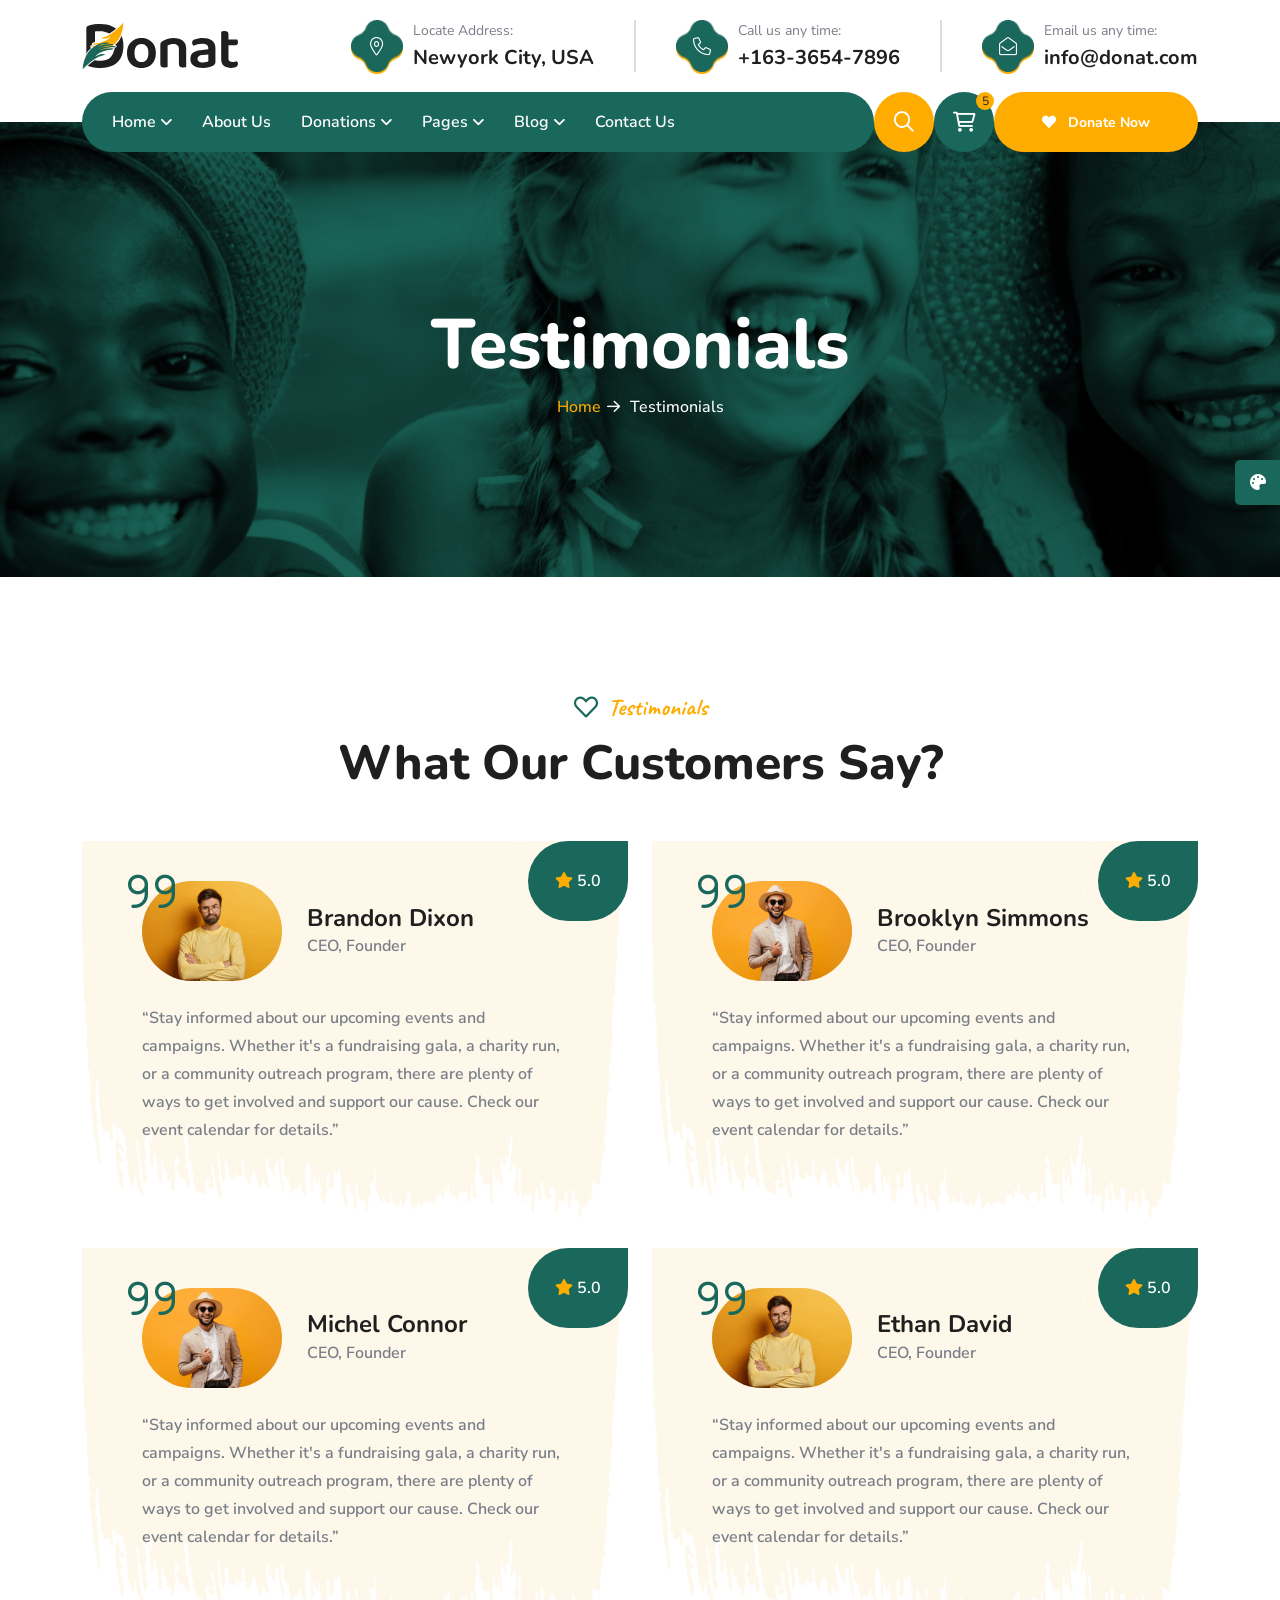
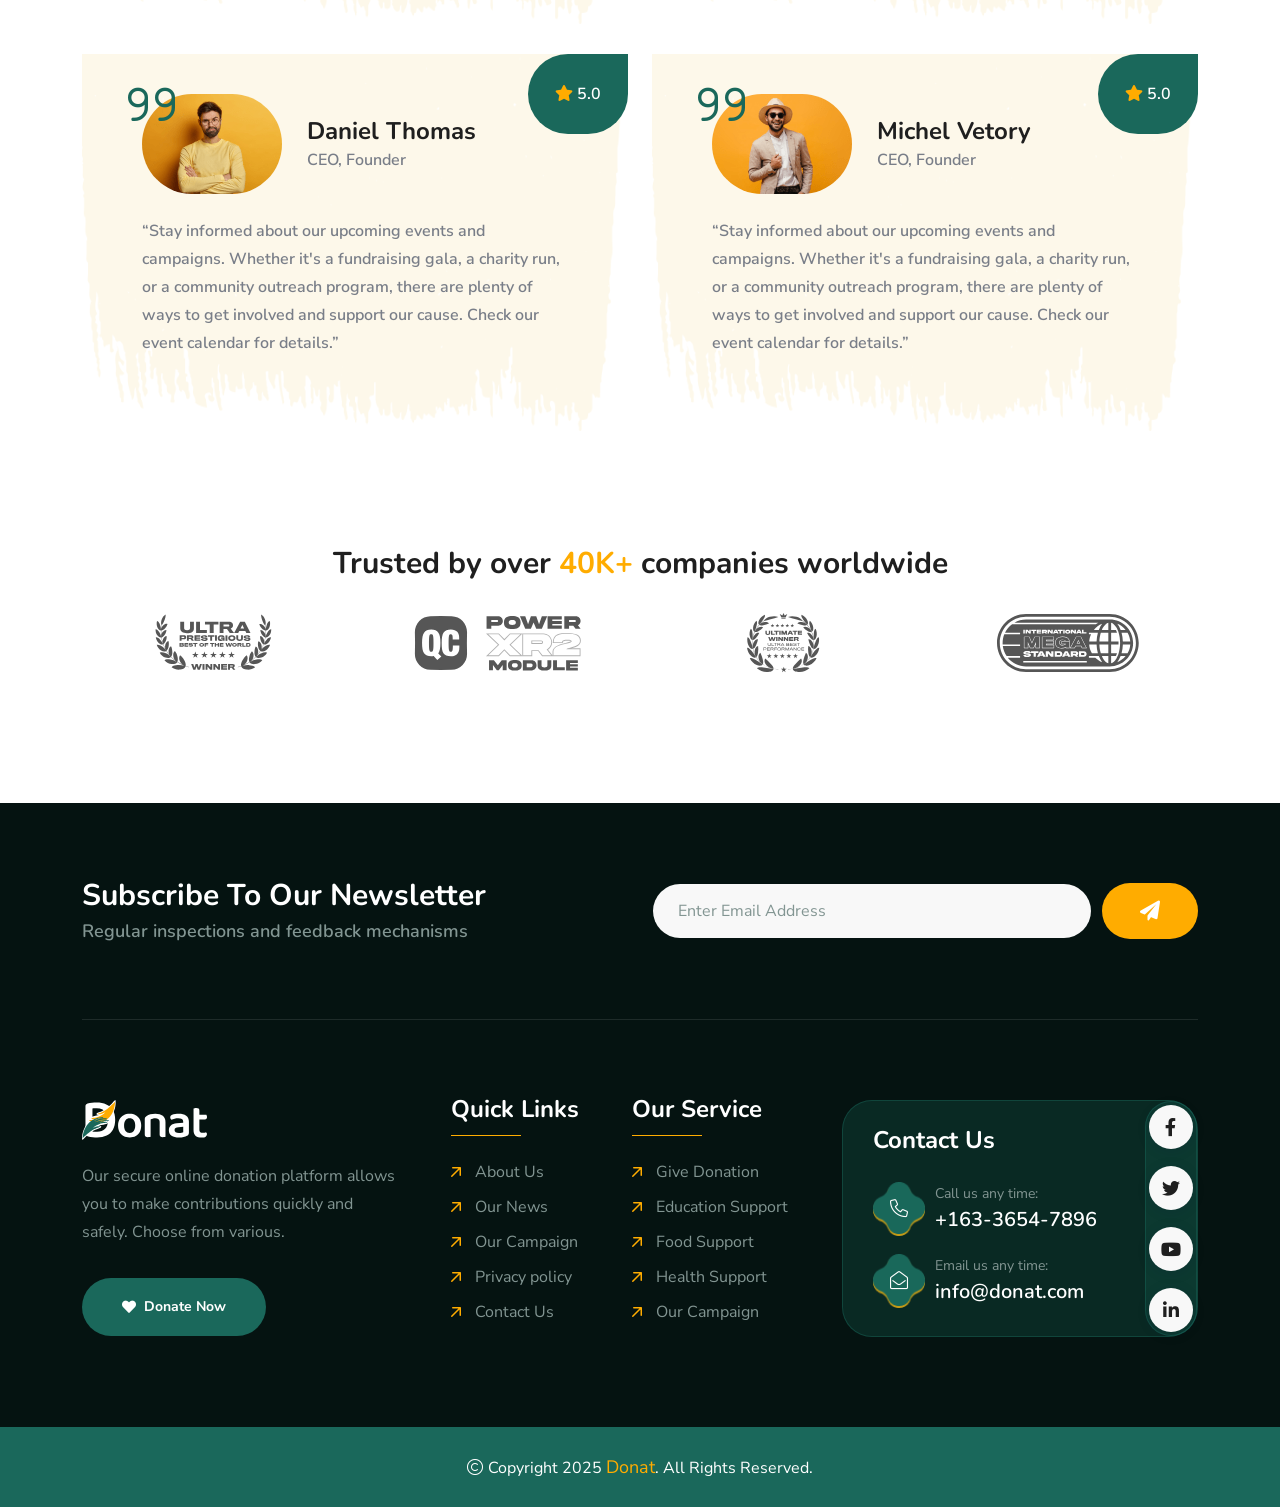
<file: testimonial.html>
<!doctype html>
<html class="no-js" lang="zxx" dir="ltr">


<head>
    <meta charset="utf-8">
    <meta http-equiv="x-ua-compatible" content="ie=edge">
    <title>Donat - Charity & Donation HTML Template - Testimonials</title>
    <meta name="author" content="Donat">
    <meta name="description" content="Donat - Charity & Donation HTML Template">
    <meta name="keywords" content="Donat - Charity & Donation HTML Template">
    <meta name="robots" content="INDEX,FOLLOW">

    <!-- Mobile Specific Metas -->
    <meta name="viewport" content="width=device-width, initial-scale=1, shrink-to-fit=no">

    <!-- Favicons - Place favicon.ico in the root directory -->
    <link rel="apple-touch-icon" sizes="57x57" href="assets/img/favicons/apple-icon-57x57.png">
    <link rel="apple-touch-icon" sizes="60x60" href="assets/img/favicons/apple-icon-60x60.png">
    <link rel="apple-touch-icon" sizes="72x72" href="assets/img/favicons/apple-icon-72x72.png">
    <link rel="apple-touch-icon" sizes="76x76" href="assets/img/favicons/apple-icon-76x76.png">
    <link rel="apple-touch-icon" sizes="114x114" href="assets/img/favicons/apple-icon-114x114.png">
    <link rel="apple-touch-icon" sizes="120x120" href="assets/img/favicons/apple-icon-120x120.png">
    <link rel="apple-touch-icon" sizes="144x144" href="assets/img/favicons/apple-icon-144x144.png">
    <link rel="apple-touch-icon" sizes="152x152" href="assets/img/favicons/apple-icon-152x152.png">
    <link rel="apple-touch-icon" sizes="180x180" href="assets/img/favicons/apple-icon-180x180.png">
    <link rel="icon" type="image/png" sizes="192x192" href="assets/img/favicons/android-icon-192x192.png">
    <link rel="icon" type="image/png" sizes="32x32" href="assets/img/favicons/favicon-32x32.png">
    <link rel="icon" type="image/png" sizes="96x96" href="assets/img/favicons/favicon-96x96.png">
    <link rel="icon" type="image/png" sizes="16x16" href="assets/img/favicons/favicon-16x16.png">
    <link rel="manifest" href="assets/img/favicons/manifest.json">
    <meta name="msapplication-TileColor" content="#ffffff">
    <meta name="msapplication-TileImage" content="assets/img/favicons/ms-icon-144x144.png">
    <meta name="theme-color" content="#ffffff">

    <!--==============================
	  Google Fonts
	============================== -->
    <link rel="preconnect" href="https://fonts.googleapis.com/">
    <link rel="preconnect" href="https://fonts.gstatic.com/" crossorigin>
    <link href="https://fonts.googleapis.com/css2?family=Caveat:wght@400..700&amp;family=Nunito+Sans:ital,opsz,wght@0,6..12,200..1000;1,6..12,200..1000&amp;family=Nunito:ital,wght@0,200..1000;1,200..1000&amp;display=swap" rel="stylesheet">

    <!--==============================
	    All CSS File
	============================== -->
    <!-- Bootstrap -->
    <link rel="stylesheet" href="assets/css/bootstrap.min.css">
    <!-- Fontawesome Icon -->
    <link rel="stylesheet" href="assets/css/fontawesome.min.css">
    <!-- Magnific Popup -->
    <link rel="stylesheet" href="assets/css/magnific-popup.min.css">
    <!-- Swiper Js -->
    <link rel="stylesheet" href="assets/css/swiper-bundle.min.css">
    <!-- Theme Custom CSS -->
    <link rel="stylesheet" href="assets/css/style.css">

</head>

<body>

    <!--[if lte IE 9]>
    	<p class="browserupgrade">You are using an <strong>outdated</strong> browser. Please <a href="https://browsehappy.com/">upgrade your browser</a> to improve your experience and security.</p>
  	<![endif]-->


    <!--********************************
   		Code Start From Here 
	******************************** -->

    <!--==============================
     Preloader
  ==============================-->
    <div class="preloader ">
        <button class="th-btn style2 preloaderCls">Cancel Preloader </button>
        <div class="preloader-inner">
            <span class="loader">
                Donat
                <span class="loading-text">Donat</span>
            </span>
        </div>
    </div><!--==============================
    Sidemenu
============================== -->
    <div class="sidemenu-wrapper sidemenu-cart ">
        <div class="sidemenu-content">
            <button class="closeButton sideMenuCls"><i class="far fa-times"></i></button>
            <div class="widget woocommerce widget_shopping_cart">
                <h3 class="widget_title">Shopping cart</h3>
                <div class="widget_shopping_cart_content">
                    <ul class="woocommerce-mini-cart cart_list product_list_widget ">
                        <li class="woocommerce-mini-cart-item mini_cart_item">
                            <a href="#" class="remove remove_from_cart_button"><i class="far fa-times"></i></a>
                            <a href="#"><img src="assets/img/product/product_thumb_1_1.png" alt="Cart Image">Books</a>
                            <span class="quantity">1 ×
                                <span class="woocommerce-Price-amount amount">
                                    <span class="woocommerce-Price-currencySymbol">$</span>940.00</span>
                            </span>
                        </li>
                        <li class="woocommerce-mini-cart-item mini_cart_item">
                            <a href="#" class="remove remove_from_cart_button"><i class="far fa-times"></i></a>
                            <a href="#"><img src="assets/img/product/product_thumb_1_2.png" alt="Cart Image">Medicine</a>
                            <span class="quantity">1 ×
                                <span class="woocommerce-Price-amount amount">
                                    <span class="woocommerce-Price-currencySymbol">$</span>899.00</span>
                            </span>
                        </li>
                        <li class="woocommerce-mini-cart-item mini_cart_item">
                            <a href="#" class="remove remove_from_cart_button"><i class="far fa-times"></i></a>
                            <a href="#"><img src="assets/img/product/product_thumb_1_3.png" alt="Cart Image">Dress</a>
                            <span class="quantity">1 ×
                                <span class="woocommerce-Price-amount amount">
                                    <span class="woocommerce-Price-currencySymbol">$</span>756.00</span>
                            </span>
                        </li>
                        <li class="woocommerce-mini-cart-item mini_cart_item">
                            <a href="#" class="remove remove_from_cart_button"><i class="far fa-times"></i></a>
                            <a href="#"><img src="assets/img/product/product_thumb_1_4.png" alt="Cart Image">Chair</a>
                            <span class="quantity">1 ×
                                <span class="woocommerce-Price-amount amount">
                                    <span class="woocommerce-Price-currencySymbol">$</span>723.00</span>
                            </span>
                        </li>
                        <li class="woocommerce-mini-cart-item mini_cart_item">
                            <a href="#" class="remove remove_from_cart_button"><i class="far fa-times"></i></a>
                            <a href="#"><img src="assets/img/product/product_thumb_1_5.png" alt="Cart Image">Cloths</a>
                            <span class="quantity">1 ×
                                <span class="woocommerce-Price-amount amount">
                                    <span class="woocommerce-Price-currencySymbol">$</span>1080.00</span>
                            </span>
                        </li>
                    </ul>
                    <p class="woocommerce-mini-cart__total total">
                        <strong>Subtotal:</strong>
                        <span class="woocommerce-Price-amount amount">
                            <span class="woocommerce-Price-currencySymbol">$</span>4398.00</span>
                    </p>
                    <p class="woocommerce-mini-cart__buttons buttons">
                        <a href="cart.html" class="th-btn wc-forward">View cart</a>
                        <a href="checkout.html" class="th-btn checkout wc-forward">Checkout</a>
                    </p>
                </div>
            </div>
        </div>
    </div>
    <div class="popup-search-box d-none d-lg-block">
        <button class="searchClose"><i class="far fa-times"></i></button>
        <form action="#">
            <input type="text" placeholder="What are you looking for?">
            <button type="submit"><i class="fal fa-search"></i></button>
        </form>
    </div><!--==============================
    Mobile Menu
  ============================== -->
    <div class="th-menu-wrapper">
        <div class="th-menu-area text-center">
            <button class="th-menu-toggle"><i class="fal fa-times"></i></button>
            <div class="mobile-logo">
                <a href="index.html"><img src="assets/img/logo.svg" alt="Donat"></a>
            </div>
            <div class="th-mobile-menu">
                <ul>
                    <li class="menu-item-has-children">
                        <a href="index.html">Home</a>
                        <ul class="sub-menu">
                            <li class="menu-item-has-children">
                                <a href="#">Multipage</a>
                                <ul class="sub-menu">
                                    <li><a href="index.html">Home One</a></li>
                                    <li><a href="home-2.html">Home Two</a></li>
                                    <li><a href="home-3.html">Home Three</a></li>
                                    <li><a href="home-4.html">Home Four</a></li>
                                    <li><a href="home-5.html">Home Five</a></li>
                                </ul>
                            </li>
                            <li class="menu-item-has-children">
                                <a href="#">Onepage</a>
                                <ul class="sub-menu">
                                    <li><a href="home-1-op.html">Home One</a></li>
                                    <li><a href="home-2-op.html">Home Two</a></li>
                                    <li><a href="home-3-op.html">Home Three</a></li>
                                    <li><a href="home-4-op.html">Home Four</a></li>
                                    <li><a href="home-5-op.html">Home Five</a></li>
                                </ul>
                            </li>
                            <li class="menu-item-has-children">
                                <a href="#">RTL</a>
                                <ul class="sub-menu">
                                    <li><a href="home-1-rtl.html">Home One</a></li>
                                    <li><a href="home-2-rtl.html">Home Two</a></li>
                                    <li><a href="home-3-rtl.html">Home Three</a></li>
                                    <li><a href="home-4-rtl.html">Home Four</a></li>
                                    <li><a href="home-5-rtl.html">Home Five</a></li>
                                </ul>
                            </li>
                        </ul>
                    </li>
                    <li><a href="about.html">About Us</a></li>
                    <li class="menu-item-has-children">
                        <a href="#">Donations</a>
                        <ul class="sub-menu">
                            <li><a href="donation.html">Donations</a></li>
                            <li><a href="donation-details.html">Donation Details</a></li>
                            <li><a href="donate-now.html">Donate Now</a></li>
                        </ul>
                    </li>
                    <li class="menu-item-has-children">
                        <a href="#">Pages</a>
                        <ul class="sub-menu">
                            <li class="menu-item-has-children">
                                <a href="#">Shop</a>
                                <ul class="sub-menu">
                                    <li><a href="shop.html">Shop</a></li>
                                    <li><a href="shop-details.html">Shop Details</a></li>
                                    <li><a href="cart.html">Cart Page</a></li>
                                    <li><a href="checkout.html">Checkout</a></li>
                                    <li><a href="wishlist.html">Wishlist</a></li>
                                </ul>
                            </li>
                            <li><a href="team.html">Volunteers</a></li>
                            <li><a href="team-details.html">Volunteer Details</a></li>
                            <li><a href="add-team.html">Become A Volunteer</a></li>
                            <li><a href="gallery.html">Gallery</a></li>
                            <li><a href="pricing.html">Pricing</a></li>
                            <li><a href="faq.html">FAQS</a></li>
                            <li><a href="testimonial.html">Testimonials</a></li>
                            <li><a href="error.html">Error Page</a></li>
                        </ul>
                    </li>
                    <li class="menu-item-has-children">
                        <a href="#">Blog</a>
                        <ul class="sub-menu">
                            <li><a href="blog.html">Blog</a></li>
                            <li><a href="blog-details.html">Blog Details</a></li>
                        </ul>
                    </li>
                    <li>
                        <a href="contact.html">Contact Us</a>
                    </li>
                </ul>
            </div>
        </div>
    </div>
    <div class="color-scheme-wrap active">
        <button class="switchIcon"><i class="fa-solid fa-palette"></i></button>
        <h3 class="color-scheme-wrap-title text-center">Color Switcher</h3>
        <h4 class="color-scheme-wrap-subtitle text-center">Theme Color</h4>
        <div class="color-switch-btns">
            <button data-color="#1A685B"><i class="fa-solid fa-droplet"></i></button>
            <button data-color="#f34e3a"><i class="fa-solid fa-droplet"></i></button>
            <button data-color="#FF4857"><i class="fa-solid fa-droplet"></i></button>
            <button data-color="#3843C1"><i class="fa-solid fa-droplet"></i></button>
            <button data-color="#FF7E02"><i class="fa-solid fa-droplet"></i></button>
        </div>
        <h4 class="color-scheme-wrap-subtitle mt-20 text-center">Secondary Color</h4>
        <div class="secondary-color-switch-btns">
            <button data-secondary-color="#FFAC00"><i class="fa-solid fa-droplet"></i></button>
            <button data-secondary-color="#F41E1E"><i class="fa-solid fa-droplet"></i></button>
            <button data-secondary-color="#f34e3a"><i class="fa-solid fa-droplet"></i></button>
            <button data-secondary-color="#FF4857"><i class="fa-solid fa-droplet"></i></button>
            <button data-secondary-color="#3843C1"><i class="fa-solid fa-droplet"></i></button>
        </div>
    </div><!--==============================
	Header Area
==============================-->
    <header class="th-header header-default">
        <div class="menu-top">
            <div class="container">
                <div class="row justify-content-center justify-content-lg-between align-items-center gy-2">
                    <div class="col-auto d-none d-lg-block">
                        <div class="header-logo">
                            <a href="index.html"><img src="assets/img/logo.svg" alt="Donat"></a>
                        </div>
                    </div>
                    <div class="col-auto d-none d-md-block">
                        <div class="info-card-wrap">
                            <div class="info-card">
                                <div class="box-icon">
                                    <i class="fal fa-map-marker-alt"></i>
                                    <div class="bg-shape1" data-mask-src="assets/img/shape/info_card_icon_bg_shape_1_1.png"></div>
                                    <div class="bg-shape2" data-mask-src="assets/img/shape/info_card_icon_bg_shape_1_1.png"></div>
                                </div>
                                <div class="box-content">
                                    <p class="box-text">Locate Address:</p>
                                    <h4 class="box-title"><a href="https://www.google.com/maps">Newyork City, USA</a></h4>
                                </div>
                            </div>
                            <div class="info-card">
                                <div class="box-icon">
                                    <i class="fal fa-phone"></i>
                                    <div class="bg-shape1" data-mask-src="assets/img/shape/info_card_icon_bg_shape_1_1.png"></div>
                                    <div class="bg-shape2" data-mask-src="assets/img/shape/info_card_icon_bg_shape_1_1.png"></div>
                                </div>
                                <div class="box-content">
                                    <p class="box-text">Call us any time:</p>
                                    <h4 class="box-title"><a href="tel:16336547896">+163-3654-7896</a></h4>
                                </div>
                            </div>
                            <div class="info-card">
                                <div class="box-icon">
                                    <i class="fal fa-envelope-open"></i>
                                    <div class="bg-shape1" data-mask-src="assets/img/shape/info_card_icon_bg_shape_1_1.png"></div>
                                    <div class="bg-shape2" data-mask-src="assets/img/shape/info_card_icon_bg_shape_1_1.png"></div>
                                </div>
                                <div class="box-content">
                                    <p class="box-text">Email us any time:</p>
                                    <h4 class="box-title"><a href="mailto:info@donat.com">info@donat.com</a></h4>
                                </div>
                            </div>
                        </div>
                    </div>
                    <div class="col-auto header-social-col">
                        <div class="th-social">
                            <a href="https://www.facebook.com/"><i class="fab fa-facebook-f"></i></a>
                            <a href="https://www.twitter.com/"><i class="fab fa-twitter"></i></a>
                            <a href="https://www.youtube.com/"><i class="fab fa-youtube"></i></a>
                            <a href="https://www.linkedin.com/"><i class="fab fa-linkedin-in"></i></a>
                        </div>
                    </div>
                </div>
            </div>
        </div>
        <div class="sticky-wrapper">
            <!-- Main Menu Area -->
            <div class="container">
                <div class="menu-area">
                    <div class="menu-area-wrap">
                        <div class="col-auto d-inline-block d-lg-none">
                            <div class="header-logo">
                                <a href="index.html"><img src="assets/img/logo-white.svg" alt="Donat"></a>
                            </div>
                        </div>
                        <nav class="main-menu d-none d-lg-block">
                            <ul>
                                <li class="menu-item-has-children">
                                    <a href="index.html">Home</a>
                                    <ul class="mega-menu mega-menu-content">
                                        <li>
                                            <div class="container">
                                                <div class="row gy-4">
                                                    <div class="col-lg-4">
                                                        <div class="mega-menu-box">
                                                            <div class="mega-menu-img">
                                                                <img src="assets/img/pages/index.jpg" alt="Home One">
                                                                <div class="btn-wrap">
                                                                    <a href="index.html" class="th-btn ">Multipage</a>
                                                                    <a href="home-1-op.html" class="th-btn ">Onepage</a>
                                                                    <a href="home-1-rtl.html" class="th-btn ">RTL</a>
                                                                </div>
                                                            </div>
                                                            <h3 class="mega-menu-title"><a href="index.html">Home One</a></h3>
                                                        </div>
                                                    </div>
                                                    <div class="col-lg-4">
                                                        <div class="mega-menu-box">
                                                            <div class="mega-menu-img">
                                                                <img src="assets/img/pages/home-2.jpg" alt="Home Two">
                                                                <div class="btn-wrap">
                                                                    <a href="home-2.html" class="th-btn ">Multipage</a>
                                                                    <a href="home-2-op.html" class="th-btn ">Onepage</a>
                                                                    <a href="home-2-rtl.html" class="th-btn ">RTL</a>
                                                                </div>
                                                            </div>
                                                            <h3 class="mega-menu-title"><a href="home-2.html">Home Two</a></h3>
                                                        </div>
                                                    </div>
                                                    <div class="col-lg-4">
                                                        <div class="mega-menu-box">
                                                            <div class="mega-menu-img">
                                                                <img src="assets/img/pages/home-3.jpg" alt="Home Three">
                                                                <div class="btn-wrap">
                                                                    <a href="home-3.html" class="th-btn ">Multipage</a>
                                                                    <a href="home-3-op.html" class="th-btn ">Onepage</a>
                                                                    <a href="home-3-rtl.html" class="th-btn ">RTL</a>
                                                                </div>
                                                            </div>
                                                            <h3 class="mega-menu-title"><a href="home-3.html">Home Three</a></h3>
                                                        </div>
                                                    </div>
                                                    <div class="col-lg-4">
                                                        <div class="mega-menu-box">
                                                            <div class="mega-menu-img">
                                                                <img src="assets/img/pages/home-4.jpg" alt="Home Four">
                                                                <div class="btn-wrap">
                                                                    <a href="home-4.html" class="th-btn ">Multipage</a>
                                                                    <a href="home-4-op.html" class="th-btn ">Onepage</a>
                                                                    <a href="home-4-rtl.html" class="th-btn ">RTL</a>
                                                                </div>
                                                            </div>
                                                            <h3 class="mega-menu-title"><a href="home-4.html">Home Four</a></h3>
                                                        </div>
                                                    </div>
                                                    <div class="col-lg-4">
                                                        <div class="mega-menu-box">
                                                            <div class="mega-menu-img">
                                                                <img src="assets/img/pages/home-5.jpg" alt="Home Five">
                                                                <div class="btn-wrap">
                                                                    <a href="home-5.html" class="th-btn ">Multipage</a>
                                                                    <a href="home-5-op.html" class="th-btn ">Onepage</a>
                                                                    <a href="home-5-rtl.html" class="th-btn ">RTL</a>
                                                                </div>
                                                            </div>
                                                            <h3 class="mega-menu-title"><a href="home-5.html">Home Five</a></h3>
                                                        </div>
                                                    </div>
                                                </div>
                                            </div>
                                        </li>
                                    </ul>
                                </li>
                                <li><a href="about.html">About Us</a></li>
                                <li class="menu-item-has-children">
                                    <a href="#">Donations</a>
                                    <ul class="sub-menu">
                                        <li><a href="donation.html">Donations</a></li>
                                        <li><a href="donation-details.html">Donation Details</a></li>
                                        <li><a href="donate-now.html">Donate Now</a></li>
                                    </ul>
                                </li>
                                <li class="menu-item-has-children">
                                    <a href="#">Pages</a>
                                    <ul class="sub-menu">
                                        <li class="menu-item-has-children">
                                            <a href="#">Shop</a>
                                            <ul class="sub-menu">
                                                <li><a href="shop.html">Shop</a></li>
                                                <li><a href="shop-details.html">Shop Details</a></li>
                                                <li><a href="cart.html">Cart Page</a></li>
                                                <li><a href="checkout.html">Checkout</a></li>
                                                <li><a href="wishlist.html">Wishlist</a></li>
                                            </ul>
                                        </li>
                                        <li><a href="team.html">Volunteers</a></li>
                                        <li><a href="team-details.html">Volunteer Details</a></li>
                                        <li><a href="add-team.html">Become A Volunteer</a></li>
                                        <li><a href="gallery.html">Gallery</a></li>
                                        <li><a href="pricing.html">Pricing</a></li>
                                        <li><a href="faq.html">FAQS</a></li>
                                        <li><a href="testimonial.html">Testimonials</a></li>
                                        <li><a href="error.html">Error Page</a></li>
                                    </ul>
                                </li>
                                <li class="menu-item-has-children">
                                    <a href="#">Blog</a>
                                    <ul class="sub-menu">
                                        <li><a href="blog.html">Blog</a></li>
                                        <li><a href="blog-details.html">Blog Details</a></li>
                                    </ul>
                                </li>
                                <li>
                                    <a href="contact.html">Contact Us</a>
                                </li>
                            </ul>
                        </nav>
                        <p class="header-notice"><img class="me-1" src="assets/img/icon/heart-icon.svg" alt="img">Are you ready to help them? Let’s become a volunteers...</p>
                    </div>
                    <div class="header-button">
                        <button type="button" class="icon-btn style2 searchBoxToggler d-lg-block d-none"><i class="far fa-search"></i></button>
                        <button type="button" class="icon-btn sideMenuToggler">
                            <span class="badge">5</span>
                            <i class="fa-regular fa-cart-shopping"></i>
                        </button>
                        <a href="contact.html" class="th-btn style3 d-lg-block d-none"><i class="fas fa-heart me-2"></i> Donate Now</a>
                        <button type="button" class="icon-btn th-menu-toggle d-lg-none"><i class="far fa-bars"></i></button>
                    </div>
                </div>
            </div>
        </div>
    </header>


    <!--==============================
    Breadcumb
============================== -->
    <div class="breadcumb-wrapper " data-bg-src="assets/img/bg/breadcumb-bg.jpg" data-overlay="theme">
        <div class="container">
            <div class="breadcumb-content">
                <h1 class="breadcumb-title">Testimonials</h1>
                <ul class="breadcumb-menu">
                    <li><a href="index.html">Home</a></li>
                    <li>Testimonials</li>
                </ul>
            </div>
        </div>
    </div>
    <!--==============================
Testimonial Area  
==============================-->
    <section class="overflow-hidden space">
        <div class="container">
            <div class="title-area text-center">
                <span class="sub-title after-none before-none"><i class="far fa-heart text-theme"></i>Testimonials</span>
                <h2 class="sec-title">What Our Customers Say?</h2>
            </div>
            <div class="row gy-30">
                <div class="col-lg-6">
                    <div class="testi-card3">
                        <div class="testi-card-shape" data-mask-src="assets/img/shape/testi-card-bg-shape3-1.png"></div>
                        <div class="testi-card_review">
                            <i class="fas fa-star"></i>
                            5.0
                        </div>
                        <div class="testi-card_profile">
                            <div class="box-thumb">
                                <img src="assets/img/testimonial/testi_3_1.png" alt="img">
                                <div class="quote-icon">
                                    <i class="fal fa-quote-right"></i>
                                </div>
                            </div>
                            <div class="media-left">
                                <h3 class="testi-card_name">Brandon Dixon</h3>
                                <span class="testi-card_desig">CEO, Founder</span>
                            </div>
                        </div>
                        <p class="testi-card_text">“Stay informed about our upcoming events and campaigns. Whether it's a fundraising gala, a charity run, or a community outreach program, there are plenty of ways to get involved and support our cause. Check our event calendar for details.”</p>
                    </div>
                </div>
                <div class="col-lg-6">
                    <div class="testi-card3">
                        <div class="testi-card-shape" data-mask-src="assets/img/shape/testi-card-bg-shape3-1.png"></div>
                        <div class="testi-card_review">
                            <i class="fas fa-star"></i>
                            5.0
                        </div>
                        <div class="testi-card_profile">
                            <div class="box-thumb">
                                <img src="assets/img/testimonial/testi_3_2.png" alt="img">
                                <div class="quote-icon">
                                    <i class="fal fa-quote-right"></i>
                                </div>
                            </div>
                            <div class="media-left">
                                <h3 class="testi-card_name">Brooklyn Simmons</h3>
                                <span class="testi-card_desig">CEO, Founder</span>
                            </div>
                        </div>
                        <p class="testi-card_text">“Stay informed about our upcoming events and campaigns. Whether it's a fundraising gala, a charity run, or a community outreach program, there are plenty of ways to get involved and support our cause. Check our event calendar for details.”</p>
                    </div>
                </div>
                <div class="col-lg-6">
                    <div class="testi-card3">
                        <div class="testi-card-shape" data-mask-src="assets/img/shape/testi-card-bg-shape3-1.png"></div>
                        <div class="testi-card_review">
                            <i class="fas fa-star"></i>
                            5.0
                        </div>
                        <div class="testi-card_profile">
                            <div class="box-thumb">
                                <img src="assets/img/testimonial/testi_3_2.png" alt="img">
                                <div class="quote-icon">
                                    <i class="fal fa-quote-right"></i>
                                </div>
                            </div>
                            <div class="media-left">
                                <h3 class="testi-card_name">Michel Connor</h3>
                                <span class="testi-card_desig">CEO, Founder</span>
                            </div>
                        </div>
                        <p class="testi-card_text">“Stay informed about our upcoming events and campaigns. Whether it's a fundraising gala, a charity run, or a community outreach program, there are plenty of ways to get involved and support our cause. Check our event calendar for details.”</p>
                    </div>
                </div>
                <div class="col-lg-6">
                    <div class="testi-card3">
                        <div class="testi-card-shape" data-mask-src="assets/img/shape/testi-card-bg-shape3-1.png"></div>
                        <div class="testi-card_review">
                            <i class="fas fa-star"></i>
                            5.0
                        </div>
                        <div class="testi-card_profile">
                            <div class="box-thumb">
                                <img src="assets/img/testimonial/testi_3_1.png" alt="img">
                                <div class="quote-icon">
                                    <i class="fal fa-quote-right"></i>
                                </div>
                            </div>
                            <div class="media-left">
                                <h3 class="testi-card_name">Ethan David</h3>
                                <span class="testi-card_desig">CEO, Founder</span>
                            </div>
                        </div>
                        <p class="testi-card_text">“Stay informed about our upcoming events and campaigns. Whether it's a fundraising gala, a charity run, or a community outreach program, there are plenty of ways to get involved and support our cause. Check our event calendar for details.”</p>
                    </div>
                </div>
                <div class="col-lg-6">
                    <div class="testi-card3">
                        <div class="testi-card-shape" data-mask-src="assets/img/shape/testi-card-bg-shape3-1.png"></div>
                        <div class="testi-card_review">
                            <i class="fas fa-star"></i>
                            5.0
                        </div>
                        <div class="testi-card_profile">
                            <div class="box-thumb">
                                <img src="assets/img/testimonial/testi_3_1.png" alt="img">
                                <div class="quote-icon">
                                    <i class="fal fa-quote-right"></i>
                                </div>
                            </div>
                            <div class="media-left">
                                <h3 class="testi-card_name">Daniel Thomas</h3>
                                <span class="testi-card_desig">CEO, Founder</span>
                            </div>
                        </div>
                        <p class="testi-card_text">“Stay informed about our upcoming events and campaigns. Whether it's a fundraising gala, a charity run, or a community outreach program, there are plenty of ways to get involved and support our cause. Check our event calendar for details.”</p>
                    </div>
                </div>
                <div class="col-lg-6">
                    <div class="testi-card3">
                        <div class="testi-card-shape" data-mask-src="assets/img/shape/testi-card-bg-shape3-1.png"></div>
                        <div class="testi-card_review">
                            <i class="fas fa-star"></i>
                            5.0
                        </div>
                        <div class="testi-card_profile">
                            <div class="box-thumb">
                                <img src="assets/img/testimonial/testi_3_2.png" alt="img">
                                <div class="quote-icon">
                                    <i class="fal fa-quote-right"></i>
                                </div>
                            </div>
                            <div class="media-left">
                                <h3 class="testi-card_name">Michel Vetory</h3>
                                <span class="testi-card_desig">CEO, Founder</span>
                            </div>
                        </div>
                        <p class="testi-card_text">“Stay informed about our upcoming events and campaigns. Whether it's a fundraising gala, a charity run, or a community outreach program, there are plenty of ways to get involved and support our cause. Check our event calendar for details.”</p>
                    </div>
                </div>
            </div>
        </div>
    </section>

    <!--==============================
Brand Area  
==============================-->
    <div class="space-bottom overflow-hidden brand-area-1">
        <div class="container">
            <div class="brand-wrap1 p-0 m-0 text-center">
                <h3 class="brand-wrap-title">Trusted by over <span class="text-theme2"><span class="counter-number">90</span>K+</span> companies worldwide</h3>
                <div class="swiper th-slider" id="brandSlider1" data-slider-options='{"breakpoints":{"0":{"slidesPerView":2},"576":{"slidesPerView":"2"},"768":{"slidesPerView":"2"},"992":{"slidesPerView":"3"},"1200":{"slidesPerView":"4"},"1400":{"slidesPerView":"5", "spaceBetween": "90"}}}'>
                    <div class="swiper-wrapper">
                        <div class="swiper-slide">
                            <a href="blog.html" class="brand-box">
                                <img src="assets/img/brand/brand1-1.svg" alt="Brand Logo">
                            </a>
                        </div>
                        <div class="swiper-slide">
                            <a href="blog.html" class="brand-box">
                                <img src="assets/img/brand/brand1-2.svg" alt="Brand Logo">
                            </a>
                        </div>
                        <div class="swiper-slide">
                            <a href="blog.html" class="brand-box">
                                <img src="assets/img/brand/brand1-3.svg" alt="Brand Logo">
                            </a>
                        </div>
                        <div class="swiper-slide">
                            <a href="blog.html" class="brand-box">
                                <img src="assets/img/brand/brand1-4.svg" alt="Brand Logo">
                            </a>
                        </div>
                        <div class="swiper-slide">
                            <a href="blog.html" class="brand-box">
                                <img src="assets/img/brand/brand1-5.svg" alt="Brand Logo">
                            </a>
                        </div>
                        <div class="swiper-slide">
                            <a href="blog.html" class="brand-box">
                                <img src="assets/img/brand/brand1-1.svg" alt="Brand Logo">
                            </a>
                        </div>
                        <div class="swiper-slide">
                            <a href="blog.html" class="brand-box">
                                <img src="assets/img/brand/brand1-2.svg" alt="Brand Logo">
                            </a>
                        </div>
                        <div class="swiper-slide">
                            <a href="blog.html" class="brand-box">
                                <img src="assets/img/brand/brand1-3.svg" alt="Brand Logo">
                            </a>
                        </div>
                        <div class="swiper-slide">
                            <a href="blog.html" class="brand-box">
                                <img src="assets/img/brand/brand1-4.svg" alt="Brand Logo">
                            </a>
                        </div>
                        <div class="swiper-slide">
                            <a href="blog.html" class="brand-box">
                                <img src="assets/img/brand/brand1-5.svg" alt="Brand Logo">
                            </a>
                        </div>
                    </div>

                </div>
            </div>
        </div>
    </div>
    <!--==============================
	Footer Area
==============================-->
    <footer class="footer-wrapper footer-default" data-bg-src="assets/img/bg/footer-default-bg-mask.png">
        <div class="footer-bg-shape2 shape-mockup jump" data-top="20%" data-right="0">
            <img src="assets/img/shape/footer-bg-shape3.png" alt="img">
        </div>
        <div class="footer-bg-shape3 shape-mockup d-none" data-bottom="0" data-right="0">
            <img src="assets/img/shape/footer-bg-shape2.png" alt="img">
        </div>
        <div class="footer-top">
            <div class="container">
                <div class="subscribe-box">
                    <div class="row gy-40 align-items-center justify-content-center">
                        <div class="col-xl-6">
                            <h4 class="subscribe-box_title">Subscribe to Our Newsletter</h4>
                            <p class="subscribe-box_text">Regular inspections and feedback mechanisms</p>
                        </div>
                        <div class="col-xl-6 col-lg-8">
                            <form class="newsletter-form">
                                <div class="form-group">
                                    <input class="form-control" type="email" placeholder="Enter Email Address" required="">
                                </div>
                                <button type="submit" class="th-btn style3"><i class="fas fa-paper-plane"></i></button>
                            </form>
                        </div>
                    </div>
                </div>
            </div>
        </div>
        <div class="widget-area">
            <div class="container">
                <div class="row justify-content-between">
                    <div class="col-md-6 col-xl-auto">
                        <div class="widget footer-widget">
                            <div class="th-widget-about">
                                <div class="about-logo">
                                    <a href="index.html"><img src="assets/img/logo-white.svg" alt="Donat"></a>
                                </div>
                                <p class="about-text"> Our secure online donation platform allows you to make contributions quickly and safely. Choose from various.</p>
                                <a href="contact.html" class="th-btn"><i class="fas fa-heart me-2"></i> Donate Now</a>
                            </div>
                        </div>
                    </div>
                    <div class="col-sm-6 col-xl-auto">
                        <div class="widget widget_nav_menu footer-widget">
                            <h3 class="widget_title">Quick Links</h3>
                            <div class="menu-all-pages-container">
                                <ul class="menu">
                                    <li><a href="about.html">About Us</a></li>
                                    <li><a href="blog.html">Our News</a></li>
                                    <li><a href="about.html">Our Campaign</a></li>
                                    <li><a href="contact.html">Privacy policy</a></li>
                                    <li><a href="contact.html">Contact Us</a></li>
                                </ul>
                            </div>
                        </div>
                    </div>
                    <div class="col-sm-6 col-xl-auto">
                        <div class="widget widget_nav_menu footer-widget">
                            <h3 class="widget_title">Our Service</h3>
                            <div class="menu-all-pages-container">
                                <ul class="menu">
                                    <li><a href="donate-now.html">Give Donation</a></li>
                                    <li><a href="faq.html">Education Support</a></li>
                                    <li><a href="faq.html">Food Support</a></li>
                                    <li><a href="faq.html">Health Support</a></li>
                                    <li><a href="gallery.html">Our Campaign </a></li>
                                </ul>
                            </div>
                        </div>
                    </div>
                    <div class="col-md-6 col-xl-auto">
                        <div class="widget footer-widget">
                            <div class="th-widget-contact">
                                <h3 class="widget_title">Contact Us</h3>
                                <div class="info-card">
                                    <div class="box-icon">
                                        <i class="fal fa-phone"></i>
                                        <div class="bg-shape1" data-mask-src="assets/img/shape/info_card_icon_bg_shape_1_1.png"></div>
                                        <div class="bg-shape2" data-mask-src="assets/img/shape/info_card_icon_bg_shape_1_1.png"></div>
                                    </div>
                                    <div class="box-content">
                                        <p class="box-text">Call us any time:</p>
                                        <h4 class="box-title"><a href="tel:16336547896">+163-3654-7896</a></h4>
                                    </div>
                                </div>
                                <div class="info-card">
                                    <div class="box-icon">
                                        <i class="fal fa-envelope-open"></i>
                                        <div class="bg-shape1" data-mask-src="assets/img/shape/info_card_icon_bg_shape_1_1.png"></div>
                                        <div class="bg-shape2" data-mask-src="assets/img/shape/info_card_icon_bg_shape_1_1.png"></div>
                                    </div>
                                    <div class="box-content">
                                        <p class="box-text">Email us any time:</p>
                                        <h4 class="box-title"><a href="mailto:info@donat.com">info@donat.com</a></h4>
                                    </div>
                                </div>
                                <div class="th-social style2">
                                    <a href="https://www.facebook.com/"><i class="fab fa-facebook-f"></i></a>
                                    <a href="https://www.twitter.com/"><i class="fab fa-twitter"></i></a>
                                    <a href="https://www.youtube.com/"><i class="fab fa-youtube"></i></a>
                                    <a href="https://www.linkedin.com/"><i class="fab fa-linkedin-in"></i></a>
                                </div>
                            </div>
                        </div>
                    </div>
                </div>
            </div>
        </div>
        <div class="copyright-wrap">
            <div class="container">
                <div class="row justify-content-center gy-3 align-items-center">
                    <div class="col-lg-12">
                        <p class="copyright-text text-center">
                            <i class="fal fa-copyright"></i> Copyright 2025 <a href="index.html">Donat</a>. All Rights Reserved.
                        </p>
                    </div>
                </div>
            </div>
        </div>
    </footer>

    <!--********************************
			Code End  Here 
	******************************** -->

    <!-- Scroll To Top -->
    <div class="scroll-top">
        <svg class="progress-circle svg-content" width="100%" height="100%" viewBox="-1 -1 102 102">
            <path d="M50,1 a49,49 0 0,1 0,98 a49,49 0 0,1 0,-98" style="transition: stroke-dashoffset 10ms linear 0s; stroke-dasharray: 307.919, 307.919; stroke-dashoffset: 307.919;"></path>
        </svg>
    </div>

    <!--==============================
    All Js File
============================== -->
    <!-- Jquery -->
    <script src="assets/js/vendor/jquery-3.7.1.min.js"></script>
    <!-- Swiper Js -->
    <script src="assets/js/swiper-bundle.min.js"></script>
    <!-- Bootstrap -->
    <script src="assets/js/bootstrap.min.js"></script>
    <!-- Magnific Popup -->
    <script src="assets/js/jquery.magnific-popup.min.js"></script>
    <!-- Counter Up -->
    <script src="assets/js/jquery.counterup.min.js"></script>
    <!-- Range Slider -->
    <script src="assets/js/jquery-ui.min.js"></script>
    <!-- Isotope Filter -->
    <script src="assets/js/imagesloaded.pkgd.min.js"></script>
    <script src="assets/js/isotope.pkgd.min.js"></script>

    <!-- Main Js File -->
    <script src="assets/js/main.js"></script>
</body>


</html>
</file>
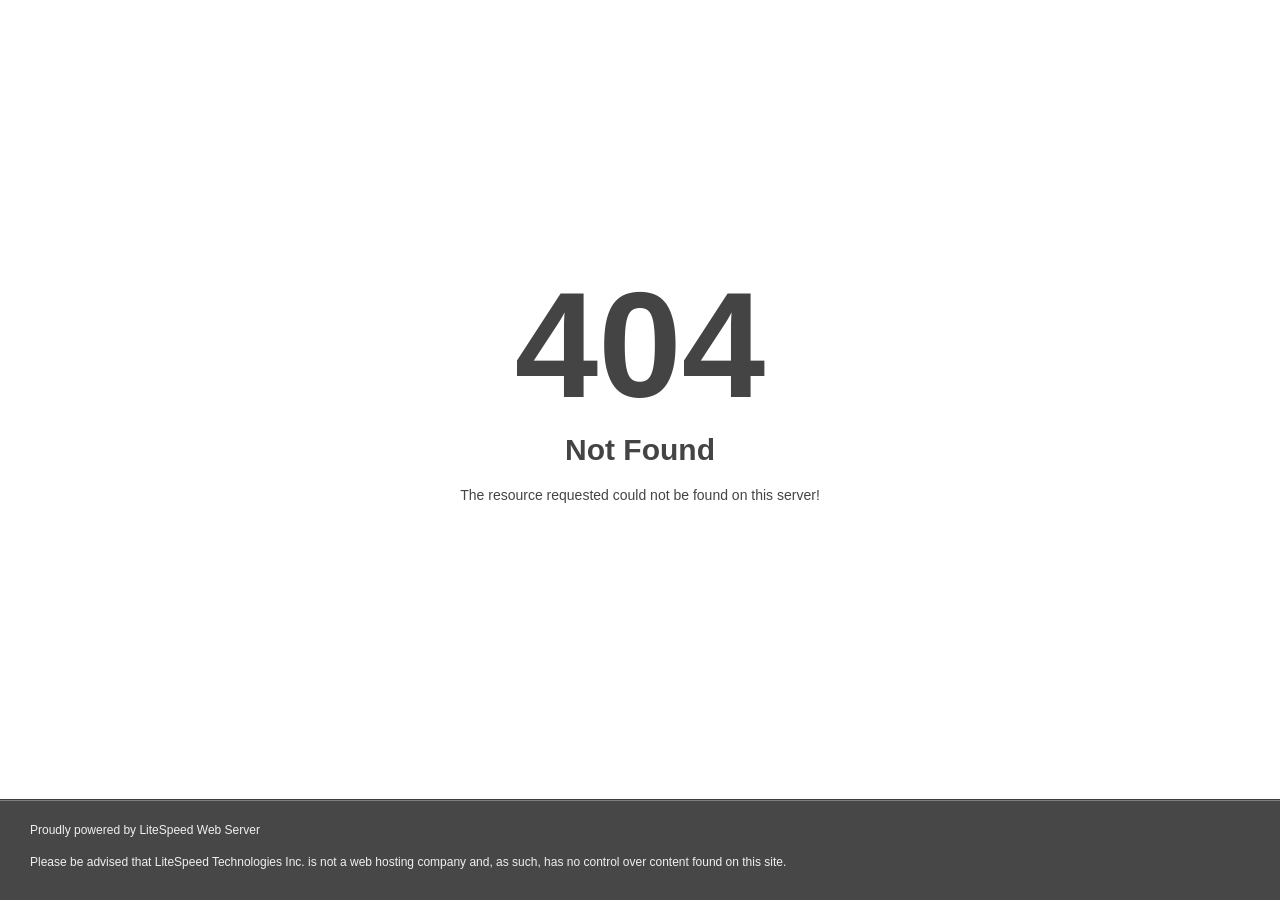
<file: assets/img/shape/star.html>
<!DOCTYPE html>
<html style="height:100%">
<head>
<meta name="viewport" content="width=device-width, initial-scale=1, shrink-to-fit=no" />
<title> 404 Not Found
</title><style>@media (prefers-color-scheme:dark){body{background-color:#000!important}}</style></head>
<body style="color: #444; margin:0;font: normal 14px/20px Arial, Helvetica, sans-serif; height:100%; background-color: #fff;">
<div style="height:auto; min-height:100%; ">     <div style="text-align: center; width:800px; margin-left: -400px; position:absolute; top: 30%; left:50%;">
        <h1 style="margin:0; font-size:150px; line-height:150px; font-weight:bold;">404</h1>
<h2 style="margin-top:20px;font-size: 30px;">Not Found
</h2>
<p>The resource requested could not be found on this server!</p>
</div></div><div style="color:#f0f0f0; font-size:12px;margin:auto;padding:0px 30px 0px 30px;position:relative;clear:both;height:100px;margin-top:-101px;background-color:#474747;border-top: 1px solid rgba(0,0,0,0.15);box-shadow: 0 1px 0 rgba(255, 255, 255, 0.3) inset;">
<br>Proudly powered by LiteSpeed Web Server<p>Please be advised that LiteSpeed Technologies Inc. is not a web hosting company and, as such, has no control over content found on this site.</p></div></body></html>
</file>
